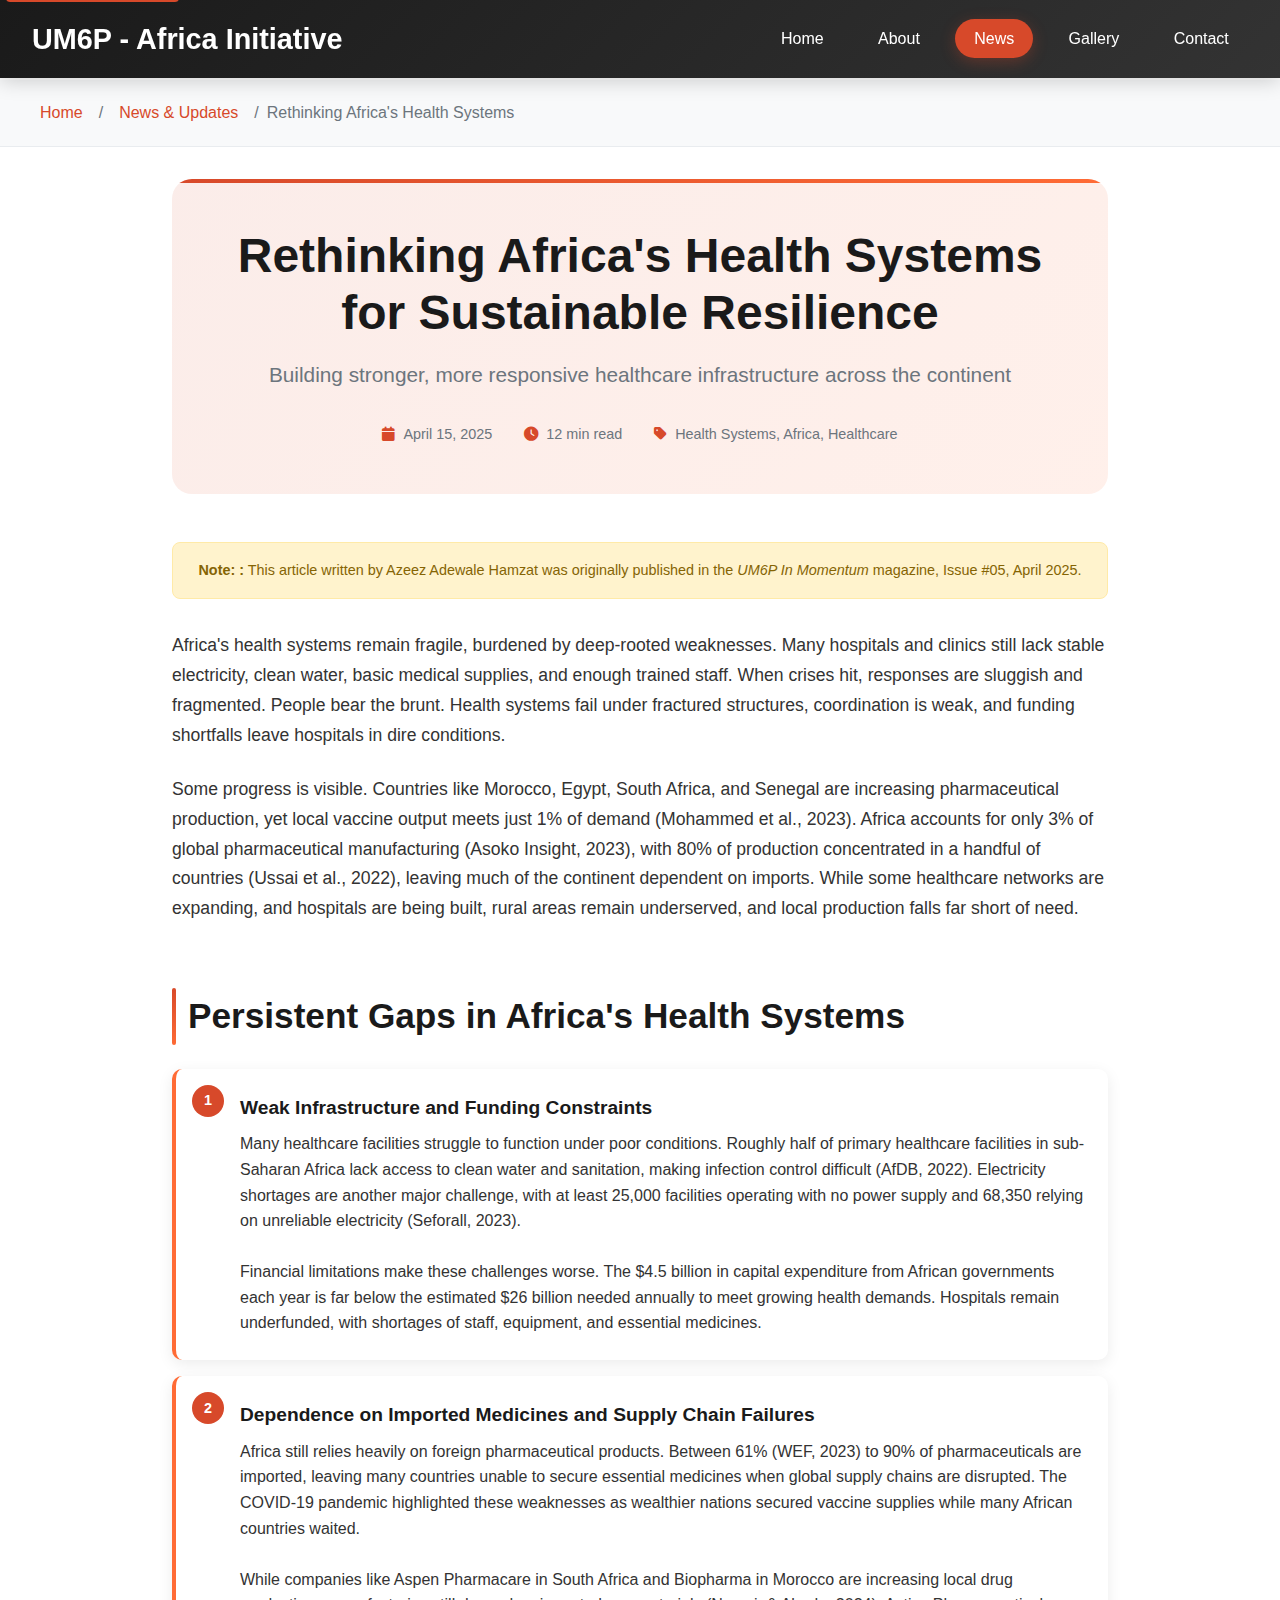
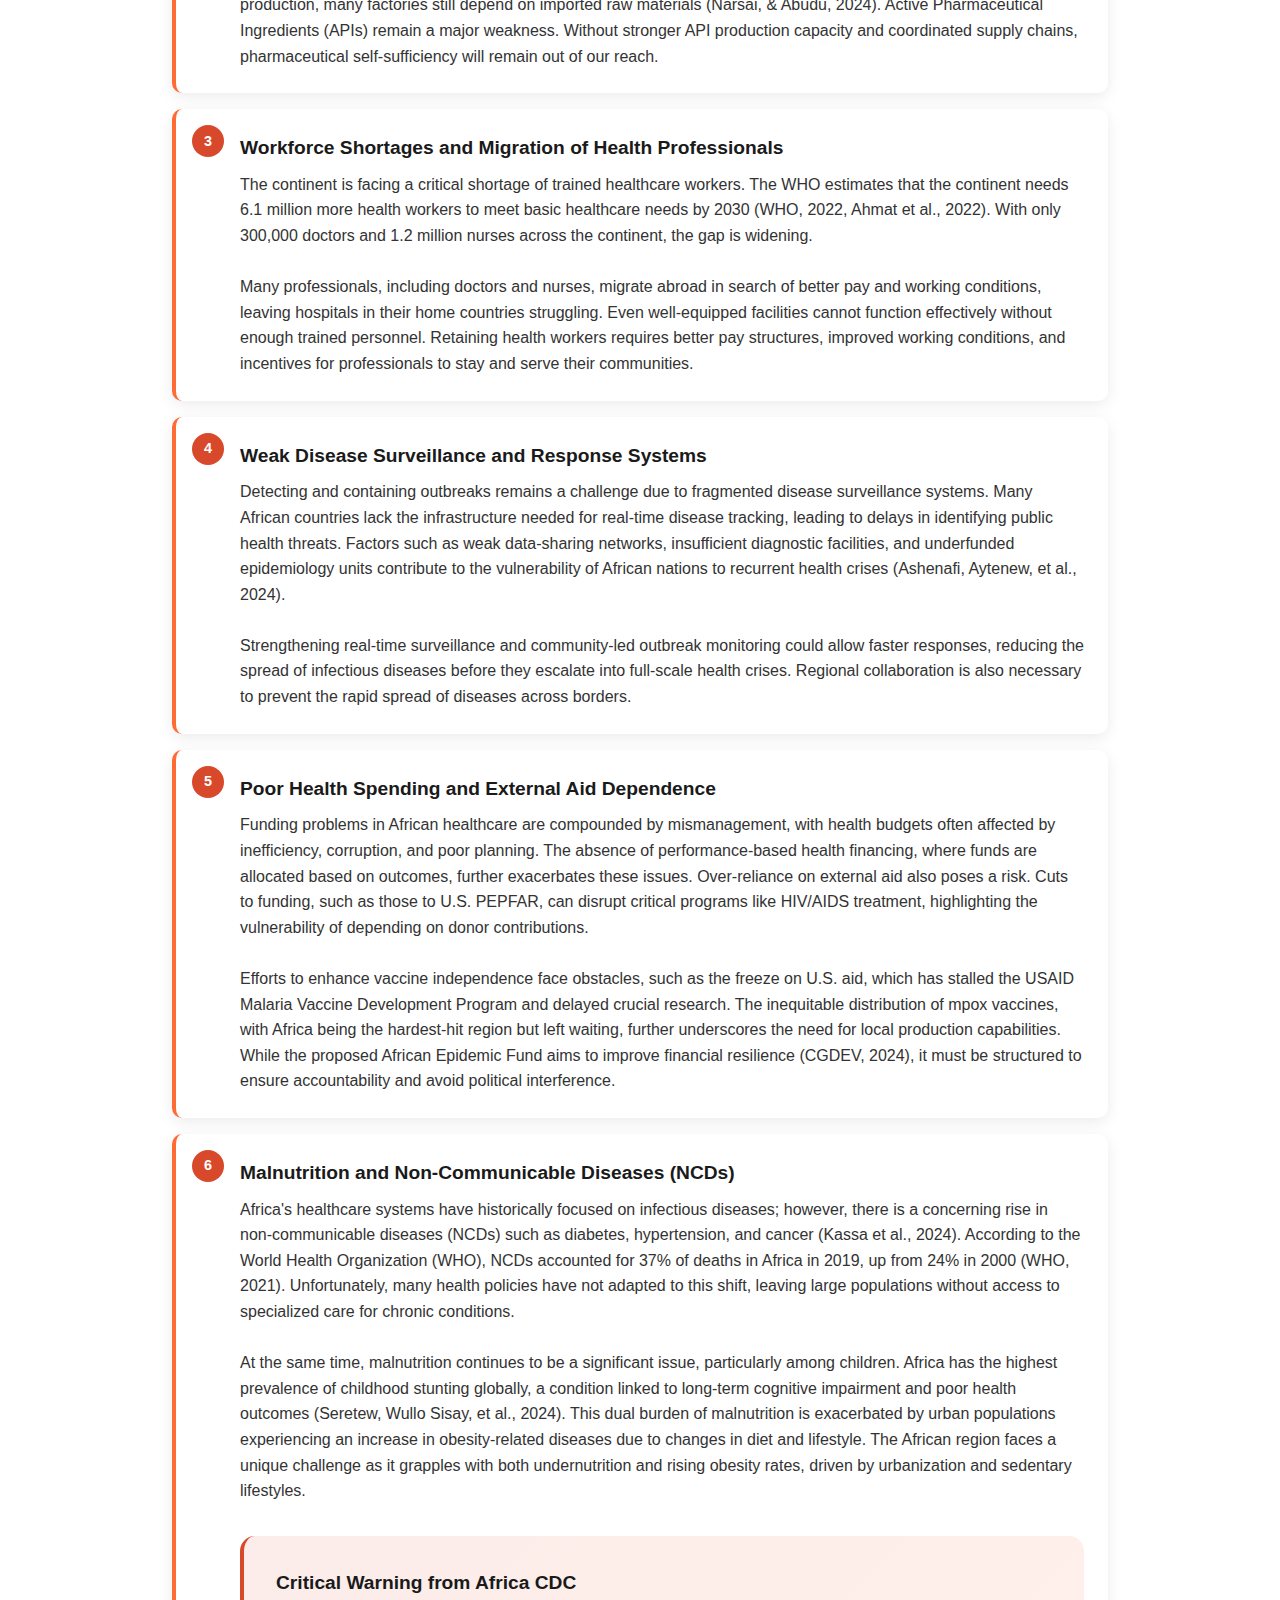
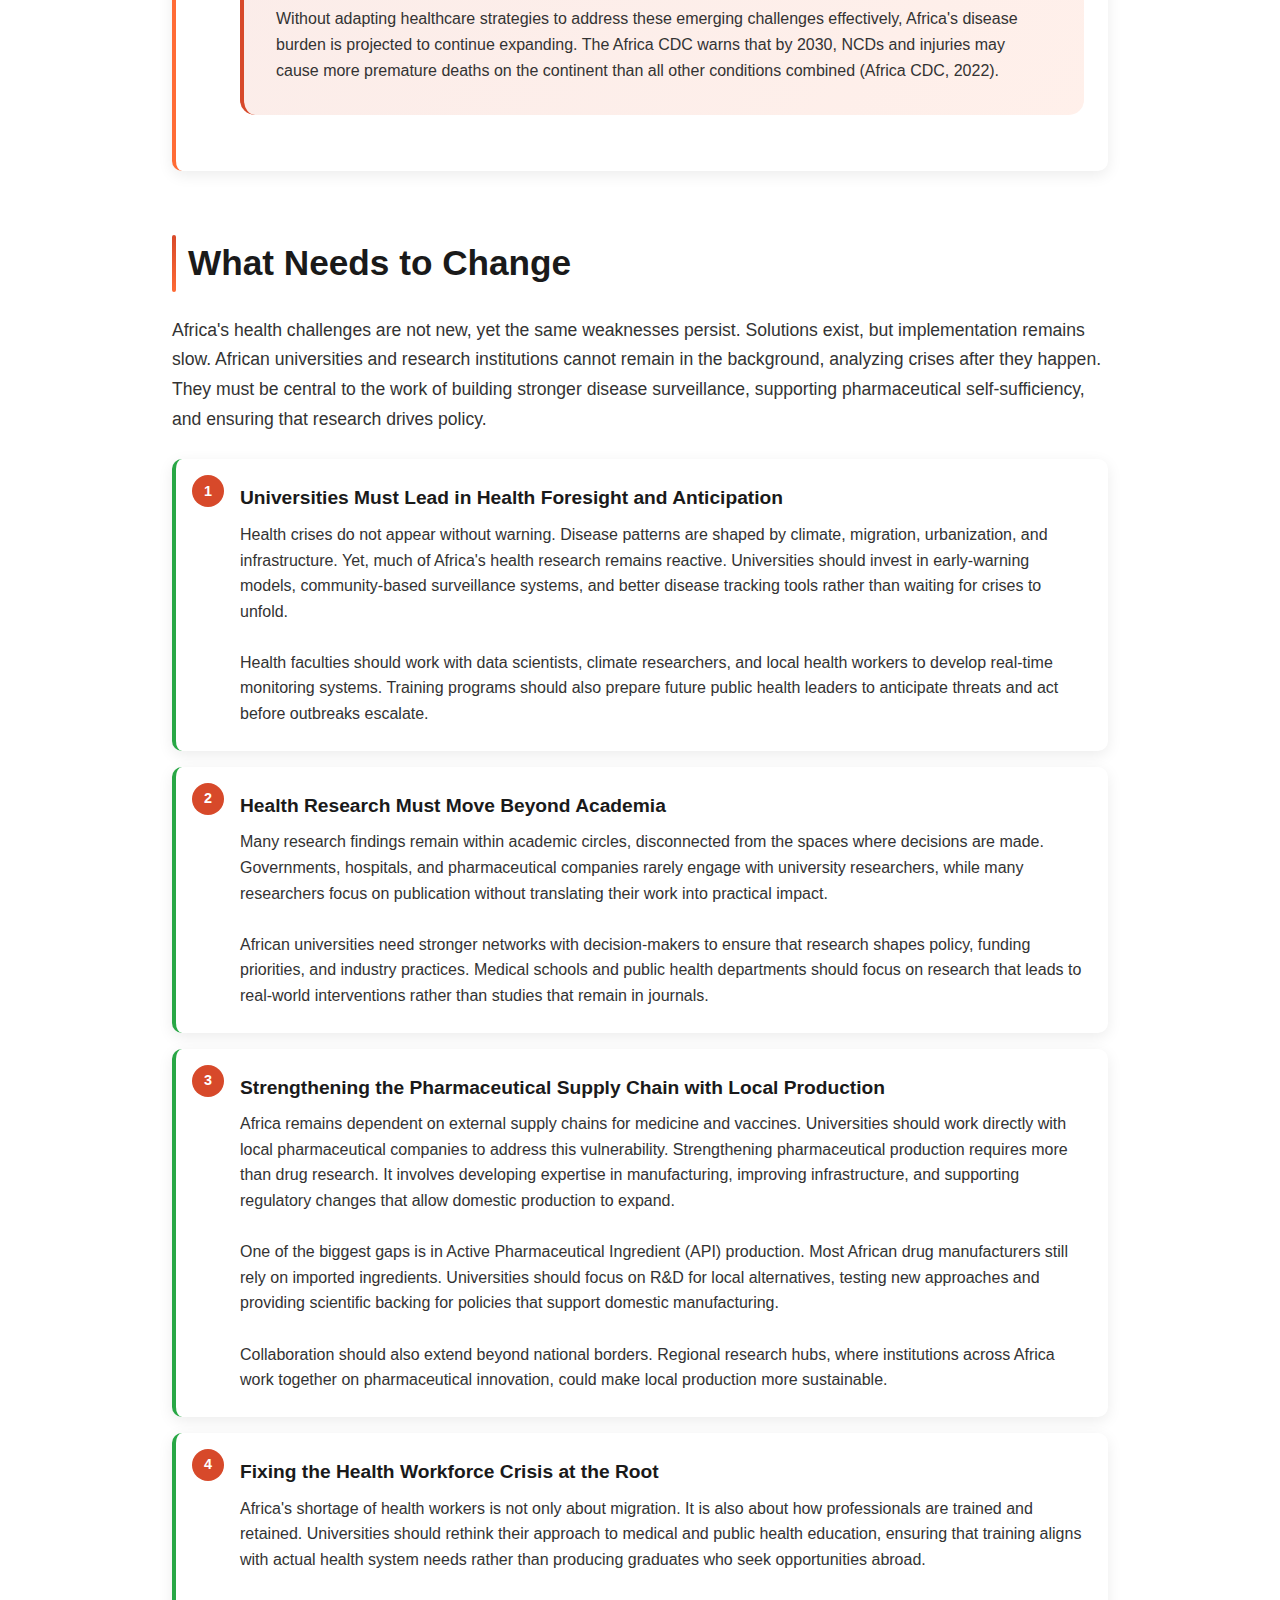
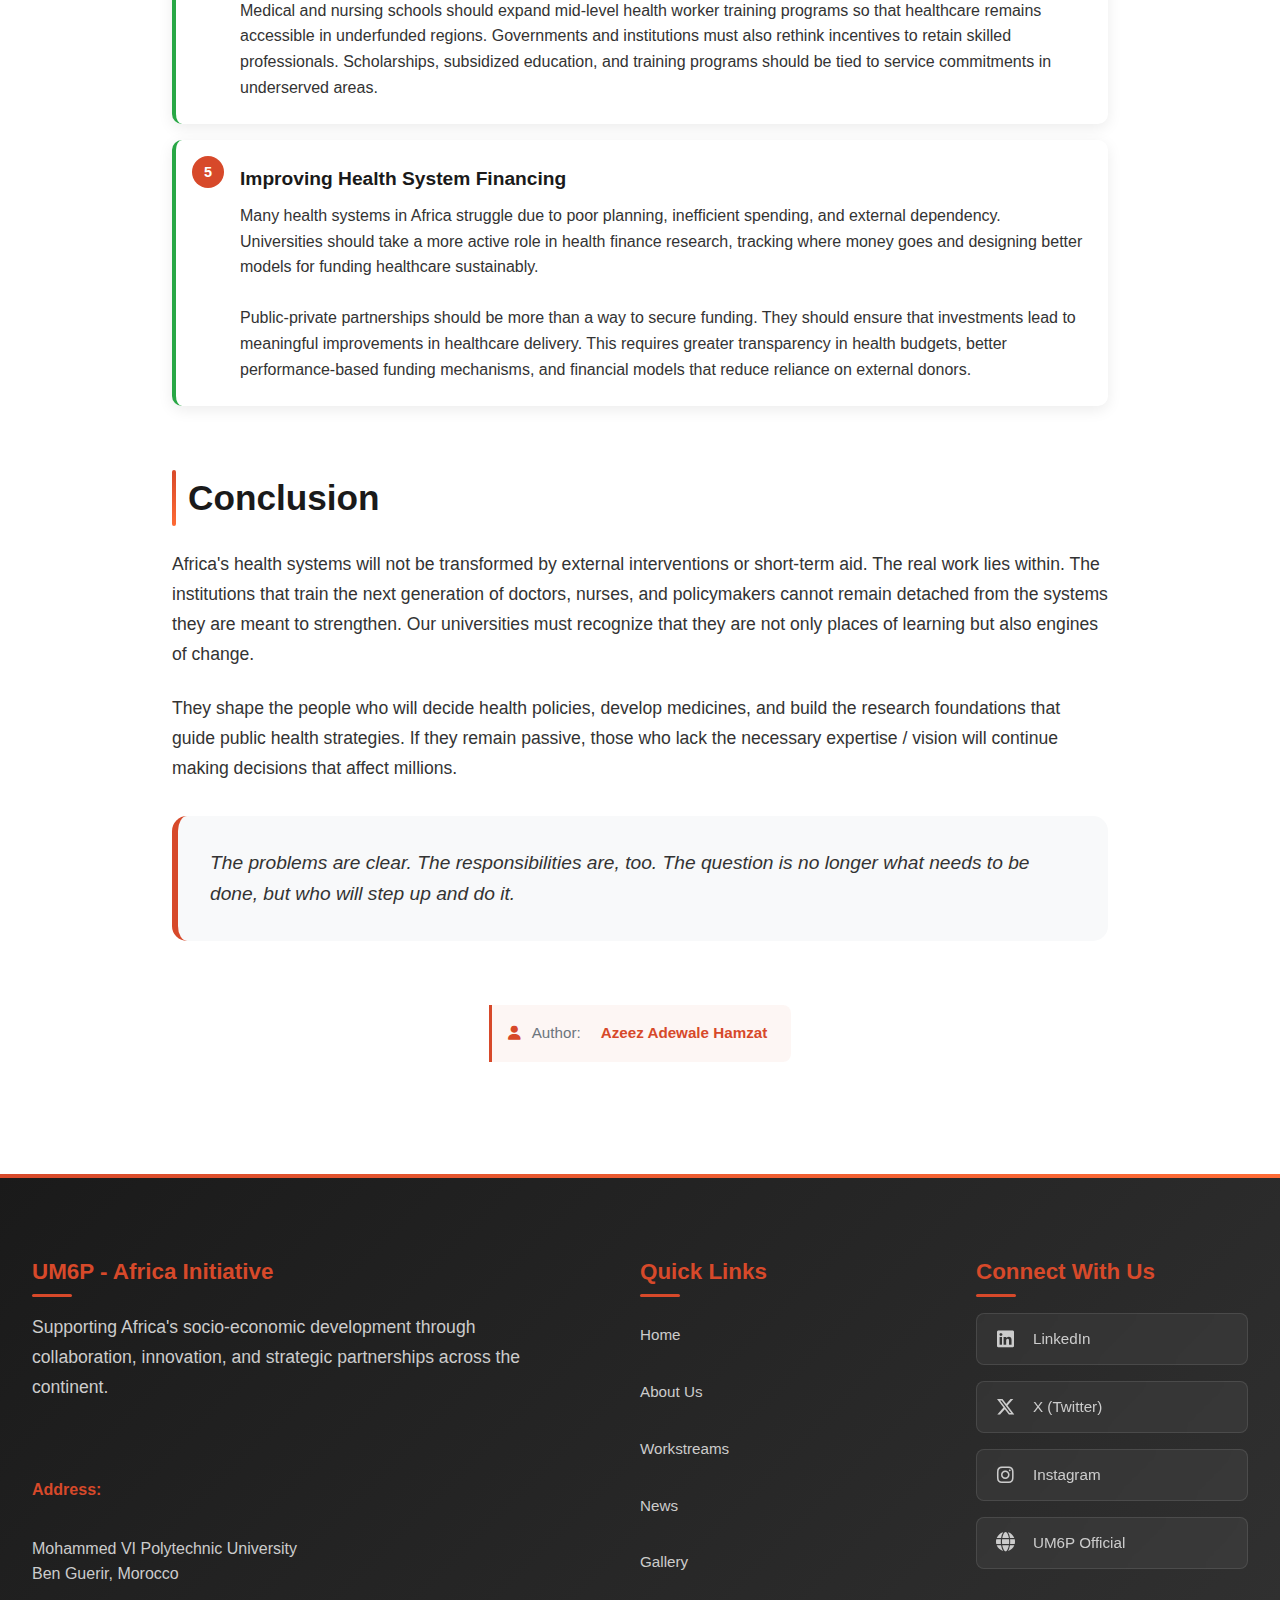
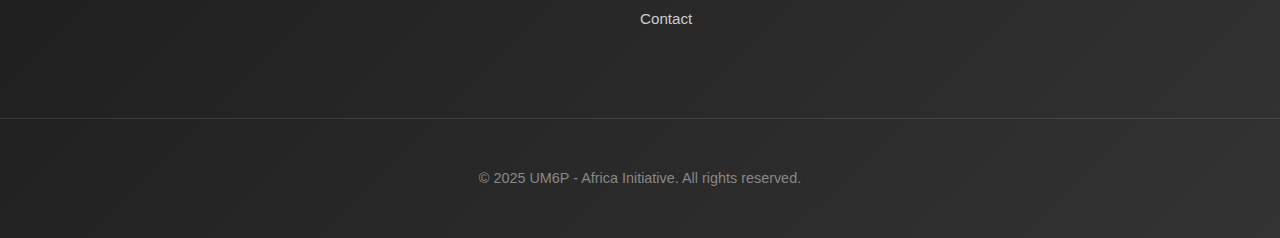
<file: africa_health_systems.html>
<!DOCTYPE html>
<html lang="en">
<head>
    <meta charset="UTF-8">
    <meta name="viewport" content="width=device-width, initial-scale=1.0">
    <title>Rethinking Africa's Health Systems for Sustainable Resilience - UM6P Africa Initiative</title>
    
    <!-- SEO and Meta Tags -->
    <meta name="description" content="An in-depth analysis of Africa's health system challenges and pathways to building sustainable resilience for the continent's healthcare future.">
    <meta name="keywords" content="Africa health systems, healthcare resilience, medical infrastructure, pharmaceutical independence, health workforce, UM6P">
    <meta name="author" content="Azeez Adewale Hamzat">
    <meta name="robots" content="index, follow">
    <meta name="theme-color" content="#D7492A">
    
    <!-- Open Graph tags -->
    <meta property="og:title" content="Rethinking Africa's Health Systems for Sustainable Resilience">
    <meta property="og:description" content="An in-depth analysis of Africa's health system challenges and pathways to building sustainable resilience">
    <meta property="og:type" content="article">
    <meta property="og:url" content="https://um6p-africa.ma/africa-health-systems-resilience">
    <meta property="og:image" content="https://um6p-africa.ma/images/blog/health-systems.jpg">
    <meta property="og:site_name" content="UM6P Africa Initiative">
    
    <!-- Twitter Card tags -->
    <meta name="twitter:card" content="summary_large_image">
    <meta name="twitter:title" content="Rethinking Africa's Health Systems for Sustainable Resilience">
    <meta name="twitter:description" content="An in-depth analysis of Africa's health system challenges and pathways to building sustainable resilience">
    <meta name="twitter:image" content="https://um6p-africa.ma/images/blog/health-systems.jpg">
    
    <!-- Preconnect to external domains -->
    <link rel="preconnect" href="https://cdnjs.cloudflare.com">
    <link rel="preconnect" href="https://fonts.googleapis.com">
    
    <!-- Stylesheets -->
    <link rel="stylesheet" href="https://cdnjs.cloudflare.com/ajax/libs/font-awesome/6.4.0/css/all.min.css">
    
    <style>
        /* CSS Variables and Base Styles */
        * {
            margin: 0;
            padding: 0;
            box-sizing: border-box;
        }

        :root {
            --primary-red: #D7492A;
            --primary-black: #1a1a1a;
            --primary-white: #ffffff;
            --light-gray: #f8f9fa;
            --medium-gray: #6c757d;
            --dark-gray: #333333;
            --accent-orange: #ff6b35;
            --shadow: 0 10px 30px rgba(215, 73, 42, 0.1);
            --hover-shadow: 0 20px 40px rgba(215, 73, 42, 0.2);
            --gradient-1: linear-gradient(135deg, #D7492A 0%, #ff6b35 100%);
            --gradient-2: linear-gradient(135deg, #1a1a1a 0%, #333333 100%);
            --gradient-3: linear-gradient(135deg, rgba(215, 73, 42, 0.1) 0%, rgba(255, 107, 53, 0.1) 100%);
        }

        body {
            font-family: 'Segoe UI', Tahoma, Geneva, Verdana, sans-serif;
            line-height: 1.6;
            color: var(--dark-gray);
            overflow-x: hidden;
            opacity: 0;
            transition: opacity 0.3s ease;
        }

        body.loaded {
            opacity: 1;
        }

        /* Skip link for accessibility */
        .skip-link {
            position: absolute;
            top: -40px;
            left: 6px;
            background: var(--primary-red);
            color: white;
            padding: 8px;
            text-decoration: none;
            border-radius: 0 0 4px 4px;
            z-index: 9999;
            font-weight: 600;
        }

        .skip-link:focus {
            top: 0;
        }

        /* Header */
        .header {
            background: var(--gradient-2);
            color: var(--primary-white);
            padding: 1rem 0;
            position: fixed;
            width: 100%;
            top: 0;
            z-index: 1000;
            backdrop-filter: blur(10px);
            box-shadow: 0 2px 20px rgba(0,0,0,0.2);
            transition: all 0.3s ease;
        }

        .nav-container {
            max-width: 1400px;
            margin: 0 auto;
            display: flex;
            justify-content: space-between;
            align-items: center;
            padding: 0 2rem;
        }

        .logo {
            font-size: 1.8rem;
            font-weight: bold;
            display: flex;
            align-items: center;
            gap: 10px;
            color: var(--primary-white);
            cursor: pointer;
        }

        .logo a {
            color: var(--primary-white);
            text-decoration: none;
            display: flex;
            align-items: center;
            gap: 10px;
            transition: all 0.3s ease;
        }

        .logo a:hover {
            opacity: 0.9;
            transform: translateY(-1px);
        }

        .nav-menu {
            display: flex;
            list-style: none;
            gap: 1rem;
            align-items: center;
        }

        .nav-menu a {
            color: var(--primary-white);
            text-decoration: none;
            font-weight: 500;
            transition: all 0.3s ease;
            padding: 0.7rem 1.2rem;
            border-radius: 25px;
            position: relative;
            cursor: pointer;
        }

        .nav-menu a:hover, .nav-menu a.active {
            background: var(--primary-red);
            transform: translateY(-2px);
            box-shadow: 0 4px 15px rgba(215, 73, 42, 0.3);
        }

        /* Mobile menu hamburger button */
        .mobile-menu-btn {
            display: none;
            background: none;
            border: none;
            color: var(--primary-white);
            cursor: pointer;
            min-width: 44px;
            min-height: 44px;
            flex-direction: column;
            justify-content: center;
            align-items: center;
            gap: 4px;
            transition: all 0.3s ease;
        }

        .hamburger-line {
            width: 25px;
            height: 3px;
            background: var(--primary-white);
            transition: all 0.3s ease;
            border-radius: 2px;
        }

        /* Dropdown Menu Styles */
        .dropdown {
            position: relative;
        }

        .dropdown-toggle {
            display: flex;
            align-items: center;
            gap: 0.5rem;
        }

        .dropdown-toggle i {
            font-size: 0.8rem;
            transition: transform 0.3s ease;
        }

        .dropdown:hover .dropdown-toggle i,
        .dropdown-toggle[aria-expanded="true"] i {
            transform: rotate(180deg);
        }

        .dropdown-menu {
            display: none;
            position: absolute;
            top: 100%;
            left: 0;
            background-color: #000000;
            border: 1px solid #d7492a;
            border-radius: 5px;
            box-shadow: 0 4px 12px rgba(0, 0, 0, 0.2);
            min-width: 150px;
            z-index: 1000;
            opacity: 0;
            visibility: hidden;
            transform: translateY(-10px);
            transition: all 0.3s ease;
        }

        .dropdown:hover .dropdown-menu,
        .dropdown-toggle[aria-expanded="true"] + .dropdown-menu {
            display: block !important;
            opacity: 1;
            visibility: visible;
            transform: translateY(0);
        }

        .dropdown-menu li {
            margin: 0;
        }

        .dropdown-menu a {
            display: block;
            padding: 0.75rem 1rem;
            color: #FFFFFF;
            font-weight: 400;
            position: relative;
            transition: background-color 0.3s, color 0.3s;
            min-height: 44px;
            display: flex;
            align-items: center;
        }

        .dropdown-menu a:hover,
        .dropdown-menu a:focus,
        .dropdown-menu a.active {
            background-color: #d7492a;
            color: #FFFFFF;
            transform: none;
        }

        /* Page Container */
        .page-container {
            min-height: 100vh;
            padding-top: 80px;
        }

        /* Breadcrumb Navigation */
        .breadcrumb {
            background: var(--light-gray);
            padding: 1rem 0;
            border-bottom: 1px solid #e9ecef;
        }
        
        .breadcrumb-list {
            display: flex;
            align-items: center;
            gap: 0.5rem;
            list-style: none;
            margin: 0;
            padding: 0;
            max-width: 1400px;
            margin: 0 auto;
            padding: 0 2rem;
        }
        
        .breadcrumb-list li {
            display: flex;
            align-items: center;
        }
        
        .breadcrumb-list li:not(:last-child)::after {
            content: '/';
            margin-left: 0.5rem;
            color: var(--medium-gray);
        }
        
        .breadcrumb-list a {
            color: var(--primary-red);
            text-decoration: none;
            transition: color 0.3s ease;
            padding: 0.25rem 0.5rem;
            border-radius: 4px;
        }
        
        .breadcrumb-list a:hover {
            color: var(--accent-orange);
            background-color: rgba(215, 73, 42, 0.1);
        }
        
        .breadcrumb-list li[aria-current="page"] {
            color: var(--medium-gray);
            font-weight: 500;
        }

        /* Article Styles */
        .article-container {
            max-width: 1000px;
            margin: 0 auto;
            padding: 2rem;
            background: var(--primary-white);
        }

        .article-header {
            text-align: center;
            margin-bottom: 3rem;
            padding: 3rem 2rem;
            background: var(--gradient-3);
            border-radius: 20px;
            position: relative;
            overflow: hidden;
        }

        .article-header::before {
            content: '';
            position: absolute;
            top: 0;
            left: 0;
            right: 0;
            height: 4px;
            background: var(--gradient-1);
        }

        .article-title {
            font-size: 3rem;
            color: var(--primary-black);
            margin-bottom: 1rem;
            font-weight: 700;
            line-height: 1.2;
        }

        .article-subtitle {
            font-size: 1.3rem;
            color: var(--medium-gray);
            max-width: 800px;
            margin: 0 auto 2rem;
        }

        .article-meta {
            display: flex;
            justify-content: center;
            gap: 2rem;
            font-size: 0.9rem;
            color: var(--medium-gray);
            flex-wrap: wrap;
        }

        .meta-item {
            display: flex;
            align-items: center;
            gap: 0.5rem;
        }

        .meta-item i {
            color: var(--primary-red);
        }

        .publication-note {
            background: #fff3cd;
            border: 1px solid #ffeaa7;
            color: #856404;
            padding: 1rem;
            border-radius: 8px;
            margin: 2rem 0;
            font-size: 0.9rem;
            text-align: center;
        }

        .section {
            margin-bottom: 4rem;
        }

        .section-title {
            font-size: 2.2rem;
            color: var(--primary-black);
            margin-bottom: 1.5rem;
            position: relative;
            padding-left: 1rem;
        }

        .section-title::before {
            content: '';
            position: absolute;
            left: 0;
            top: 0;
            bottom: 0;
            width: 4px;
            background: var(--gradient-1);
            border-radius: 2px;
        }

        .subsection-title {
            font-size: 1.5rem;
            color: var(--primary-black);
            margin: 2rem 0 1rem;
            font-weight: 600;
        }

        .content-text {
            font-size: 1.1rem;
            margin-bottom: 1.5rem;
            color: var(--dark-gray);
            line-height: 1.7;
        }

        .content-text a {
            color: var(--primary-red);
            text-decoration: none;
            font-weight: 500;
            transition: color 0.3s ease;
        }

        .content-text a:hover {
            color: var(--accent-orange);
            text-decoration: underline;
        }

        .highlight-box {
            background: var(--gradient-3);
            padding: 2rem;
            border-radius: 15px;
            margin: 2rem 0;
            border-left: 4px solid var(--primary-red);
        }

        .highlight-box h3, .highlight-box h4 {
            color: var(--primary-black);
            margin-bottom: 1rem;
            font-size: 1.3rem;
        }

        .challenge-item, .opportunity-item {
            background: var(--primary-white);
            padding: 1.5rem;
            margin: 1rem 0;
            border-radius: 10px;
            box-shadow: 0 4px 15px rgba(0, 0, 0, 0.08);
        }

        .challenge-item {
            border-left: 4px solid var(--accent-orange);
        }

        .opportunity-item {
            border-left: 4px solid #28a745;
        }

        .challenge-item h4, .opportunity-item h4 {
            color: var(--primary-black);
            margin-bottom: 0.5rem;
            font-size: 1.2rem;
        }

        .quote-block {
            background: var(--light-gray);
            padding: 2rem;
            border-radius: 15px;
            border-left: 6px solid var(--primary-red);
            margin: 2rem 0;
            font-style: italic;
            font-size: 1.2rem;
            color: var(--dark-gray);
        }

        .numbered-list {
            counter-reset: section-counter;
        }

        .numbered-list > .challenge-item,
        .numbered-list > .opportunity-item {
            counter-increment: section-counter;
            position: relative;
            padding-left: 4rem;
        }

        .numbered-list > .challenge-item::before,
        .numbered-list > .opportunity-item::before {
            content: counter(section-counter);
            position: absolute;
            left: 1rem;
            top: 1rem;
            width: 2rem;
            height: 2rem;
            background: var(--primary-red);
            color: var(--primary-white);
            border-radius: 50%;
            display: flex;
            align-items: center;
            justify-content: center;
            font-weight: bold;
            font-size: 0.9rem;
        }

        .author-attribution {
    display: flex;
    align-items: center;
    justify-content: center; /* Centers the content */
    gap: 0.5rem;
    margin: 1rem auto; /* Centers the container and adds auto margins */
    padding: 0.75rem 1rem;
    background: rgba(215, 73, 42, 0.05);
    border-left: 3px solid var(--primary-red);
    border-radius: 0 8px 8px 0;
    font-size: 0.95rem;
    transition: all 0.3s ease;
    max-width: fit-content; /* Only takes up needed space */
}

.author-attribution:hover {
    background: rgba(215, 73, 42, 0.08);
    transform: translateX(2px);
}

.author-attribution i {
    color: var(--primary-red);
    font-size: 0.9rem;
    min-width: 16px;
}

.author-label {
    color: var(--medium-gray);
    font-weight: 500;
    margin-right: 0.25rem;
}

.author-attribution a {
    color: var(--primary-red);
    text-decoration: none;
    font-weight: 600;
    padding: 0.25rem 0.5rem;
    border-radius: 4px;
    transition: all 0.3s ease;
    position: relative;
}

.author-attribution a:hover,
.author-attribution a:focus {
    color: var(--accent-orange);
    background-color: rgba(215, 73, 42, 0.1);
    text-decoration: underline;
    transform: translateY(-1px);
}

.author-attribution a:visited {
    color: #a53b2a;
}

.author-attribution a:visited:hover {
    color: var(--accent-orange);
}

.author-attribution a::after {
    content: "";
    position: absolute;
    bottom: 0;
    left: 50%;
    width: 0;
    height: 2px;
    background: var(--gradient-1);
    transition: all 0.3s ease;
    transform: translateX(-50%);
}

.author-attribution a:hover::after {
    width: 100%;
}

/* Mobile responsiveness */
@media (max-width: 480px) {
    .author-attribution {
        font-size: 0.9rem;
        padding: 0.6rem 0.8rem;
        gap: 0.4rem;
    }
    
    .author-attribution a {
        padding: 0.2rem 0.4rem;
    }
}

        .cta-section {
            background: var(--gradient-1);
            color: var(--primary-white);
            padding: 3rem;
            border-radius: 20px;
            text-align: center;
            margin: 3rem 0;
        }

        .cta-section h3 {
            margin-bottom: 1rem;
            font-size: 1.8rem;
        }

        .cta-button {
            display: inline-block;
            background: var(--primary-white);
            color: var(--primary-red);
            padding: 1rem 2rem;
            border-radius: 50px;
            text-decoration: none;
            font-weight: 600;
            margin-top: 1rem;
            transition: all 0.3s ease;
        }

        .cta-button:hover {
            transform: translateY(-2px);
            box-shadow: 0 8px 25px rgba(0, 0, 0, 0.2);
        }

        /* Footer */
    .footer {
        background: var(--gradient-2);
        color: var(--primary-white);
        padding: 5rem 0 2rem;
        position: relative;
        margin-top: 4rem;
        contain: layout;
    }

    .footer::before {
        content: '';
        position: absolute;
        top: 0;
        left: 0;
        right: 0;
        height: 4px;
        background: var(--gradient-1);
    }

    .footer-content {
        max-width: 1400px;
        margin: 0 auto;
        padding: 0 2rem;
        display: grid;
        grid-template-columns: 2fr 1fr 1fr;
        gap: 4rem;
        align-items: start;
    }

    .footer-section {
        line-height: 1.6;
    }

    .footer-section h3 {
        color: var(--primary-red);
        margin-bottom: 1.5rem;
        font-size: 1.4rem;
        font-weight: 700;
        position: relative;
    }

    .footer-section h3::after {
        content: '';
        position: absolute;
        bottom: -8px;
        left: 0;
        width: 40px;
        height: 3px;
        background: var(--primary-red);
        border-radius: 2px;
    }

    .footer-section p {
        color: #ccc;
        line-height: 1.7;
        margin-bottom: 1.5rem;
        font-size: 1rem;
    }

    .footer-section a {
        color: #ccc;
        text-decoration: none;
        transition: all 0.3s ease;
        display: flex;
        align-items: center;
        margin-bottom: 0.8rem;
        cursor: pointer;
        min-height: 44px;
        padding: 0.5rem 0;
        border-radius: 4px;
        position: relative;
        font-size: 0.95rem;
    }

    .footer-section a:hover {
        color: var(--primary-red);
        transform: translateX(5px);
        background: rgba(215, 73, 42, 0.1);
        padding-left: 10px;
    }

    .footer-section a i {
        margin-right: 0.8rem;
        width: 20px;
        text-align: center;
        font-size: 1.1rem;
        transition: transform 0.3s ease;
    }

    .footer-section a:hover i {
        transform: scale(1.2);
        color: var(--primary-red);
    }

    .footer-section:first-child p {
        font-size: 1.1rem;
        margin-bottom: 2rem;
    }

    .footer-section:first-child address {
        font-style: normal;
        color: #ccc;
        line-height: 1.6;
        margin-top: 1rem;
    }

    .footer-section:first-child strong {
        color: var(--primary-red);
        display: block;
        margin-bottom: 0.5rem;
        font-weight: 600;
    }

    .footer-section:last-child a {
        background: rgba(255, 255, 255, 0.05);
        border: 1px solid rgba(255, 255, 255, 0.1);
        border-radius: 8px;
        padding: 0.8rem 1rem;
        margin-bottom: 1rem;
        transition: all 0.3s ease;
        backdrop-filter: blur(10px);
    }

    .footer-section:last-child a:hover {
        background: var(--primary-red);
        border-color: var(--primary-red);
        transform: translateY(-2px);
        box-shadow: 0 8px 20px rgba(215, 73, 42, 0.3);
        padding-left: 1rem;
    }

    .footer-section:last-child a i {
        margin-right: 1rem;
        width: 24px;
        font-size: 1.2rem;
    }

    .footer-bottom {
        border-top: 1px solid rgba(255, 255, 255, 0.1);
        padding-top: 2rem;
        margin-top: 4rem;
        text-align: center;
        color: #888;
        font-size: 0.9rem;
    }

    .footer-bottom p {
        margin: 0;
        padding: 1rem 0;
    }

    /* RESPONSIVE FOOTER */
    @media (max-width: 1024px) {
        .footer-content {
            grid-template-columns: 1fr 1fr;
            gap: 3rem;
        }

        .footer-section:first-child {
            grid-column: 1 / -1;
            text-align: center;
            margin-bottom: 1rem;
        }

        .footer-section:first-child h3::after {
            left: 50%;
            transform: translateX(-50%);
        }
    }

    @media (max-width: 768px) {
        .footer-content {
            grid-template-columns: 1fr;
            gap: 2.5rem;
            text-align: center;
            padding: 0 1rem;
        }

        .footer-section h3 {
            font-size: 1.3rem;
        }

        .footer-section h3::after {
            left: 50%;
            transform: translateX(-50%);
        }

        .footer-section:first-child address {
            text-align: center;
            font-size: 0.95rem;
        }

        .footer-section a {
            justify-content: center;
            margin-bottom: 0.6rem;
            font-size: 0.9rem;
        }

        .footer-section:last-child a {
            padding: 0.8rem;
            margin-bottom: 0.8rem;
        }

        .footer-bottom {
            margin-top: 3rem;
            padding-top: 1.5rem;
        }

        .footer-bottom p {
            font-size: 0.85rem;
        }
    }

    @media (max-width: 480px) {
        .footer-content {
            grid-template-columns: 1fr;
            gap: 2.5rem;
            text-align: center;
            padding: 0 1rem;
        }

        .footer-section a {
            font-size: 0.85rem;
        }

        .footer-bottom p {
            font-size: 0.8rem;
        }
    }



        /* Responsive Design */
        @media (max-width: 768px) {
            /* Navigation */
            .nav-container {
                padding: 0 1rem;
            }
            
            .nav-menu {
                display: none;
                position: absolute;
                top: 100%;
                left: 0;
                right: 0;
                background: var(--primary-black);
                flex-direction: column;
                padding: 2rem 1rem;
                gap: 0.5rem;
                box-shadow: 0 4px 20px rgba(0,0,0,0.3);
                border-radius: 0 0 15px 15px;
            }
            
            .nav-menu.active {
                display: flex;
            }
            
            .mobile-menu-btn {
                display: flex;
            }
            
            .logo {
                font-size: 1.4rem;
            }

            /* Article */
            .article-container {
                padding: 1rem;
            }

            .article-title {
                font-size: 2.2rem;
            }

            .article-subtitle {
                font-size: 1.1rem;
            }

            .section-title {
                font-size: 1.8rem;
            }

            .article-meta {
                flex-direction: column;
                gap: 1rem;
            }

            .highlight-box,
            .cta-section {
                padding: 1.5rem;
            }

            .numbered-list > .challenge-item,
            .numbered-list > .opportunity-item {
                padding-left: 1.5rem;
            }

            .numbered-list > .challenge-item::before,
            .numbered-list > .opportunity-item::before {
                left: 0.5rem;
                top: 0.5rem;
                width: 1.5rem;
                height: 1.5rem;
                font-size: 0.8rem;
            }

            /* Footer */
            .footer-content {
                grid-template-columns: repeat(2, 1fr);
                gap: 2rem;
            }
        }

        @media (max-width: 480px) {
            .article-title {
                font-size: 1.8rem;
            }

            .section-title {
                font-size: 1.5rem;
            }

            /* Footer */
            .footer-content {
                grid-template-columns: 1fr;
                gap: 2rem;
                text-align: center;
            }
        }

        .sr-only {
            position: absolute;
            width: 1px;
            height: 1px;
            padding: 0;
            margin: -1px;
            overflow: hidden;
            clip: rect(0, 0, 0, 0);
            white-space: nowrap;
            border: 0;
        }
    </style>
</head>
<body>
    <!-- Skip Link for Accessibility -->
    <a href="#main-content" class="skip-link">Skip to main content</a>
    
    <!-- Header -->
    <header class="header" role="banner">
        <div class="nav-container">
            <div class="logo">
                <a href="index.html" aria-label="UM6P Africa Initiative Homepage">
                    UM6P - Africa Initiative
                </a>
            </div>
            <nav role="navigation" aria-label="Main navigation">
                <ul class="nav-menu">
                    <li><a href="index.html">Home</a></li>
                    <li><a href="index.html#about">About</a></li>
                    <li><a href="news.html" class="active" aria-current="page">News</a></li>
                    <li><a href="gallery.html">Gallery</a></li>
                    <li><a href="index.html#contact">Contact</a></li>
                </ul>

                <button class="mobile-menu-btn" onclick="toggleMobileMenu()" aria-label="Toggle mobile menu" aria-expanded="false">
                    <span class="hamburger-line"></span>
                    <span class="hamburger-line"></span>
                    <span class="hamburger-line"></span>
                </button>
            </nav>
        </div>
    </header>

    <div class="page-container">
        <!-- Breadcrumb Navigation -->
        <nav aria-label="Breadcrumb" class="breadcrumb">
            <ol class="breadcrumb-list">
                <li><a href="index.html">Home</a></li>
                <li><a href="news.html">News & Updates</a></li>
                <li aria-current="page">Rethinking Africa's Health Systems</li>
            </ol>
        </nav>

        <main id="main-content">
            <div class="article-container">
                <header class="article-header">
                    <h1 class="article-title">Rethinking Africa's Health Systems for Sustainable Resilience</h1>
                    <p class="article-subtitle">Building stronger, more responsive healthcare infrastructure across the continent</p>
                    <div class="article-meta">
                        <div class="meta-item">
                            <i class="fas fa-calendar" aria-hidden="true"></i>
                            <span>April 15, 2025</span>
                        </div>
                        <div class="meta-item">
                            <i class="fas fa-clock" aria-hidden="true"></i>
                            <span>12 min read</span>
                        </div>
                        <div class="meta-item">
                            <i class="fas fa-tag" aria-hidden="true"></i>
                            <span>Health Systems, Africa, Healthcare</span>
                        </div>
                        
                    </div>
                </header>

                <div class="publication-note">
                    <strong>Note: :</strong> This article written by Azeez Adewale Hamzat was originally published in the  <em>UM6P In Momentum</em> magazine, Issue #05, April 2025.
                </div>

                <section class="section">
                    <p class="content-text">
                        Africa's health systems remain fragile, burdened by deep-rooted weaknesses. Many hospitals and clinics still lack stable electricity, clean water, basic medical supplies, and enough trained staff. When crises hit, responses are sluggish and fragmented. People bear the brunt. Health systems fail under fractured structures, coordination is weak, and funding shortfalls leave hospitals in dire conditions.
                    </p>

                    <p class="content-text">
                        Some progress is visible. Countries like Morocco, Egypt, South Africa, and Senegal are increasing pharmaceutical production, yet local vaccine output meets just 1% of demand (Mohammed et al., 2023). Africa accounts for only 3% of global pharmaceutical manufacturing (Asoko Insight, 2023), with 80% of production concentrated in a handful of countries (Ussai et al., 2022), leaving much of the continent dependent on imports. While some healthcare networks are expanding, and hospitals are being built, rural areas remain underserved, and local production falls far short of need.
                    </p>
                </section>

                <section class="section">
                    <h2 class="section-title">Persistent Gaps in Africa's Health Systems</h2>
                    
                    <div class="numbered-list">
                        <div class="challenge-item">
                            <h4>Weak Infrastructure and Funding Constraints</h4>
                            <p>Many healthcare facilities struggle to function under poor conditions. Roughly half of primary healthcare facilities in sub-Saharan Africa lack access to clean water and sanitation, making infection control difficult (AfDB, 2022). Electricity shortages are another major challenge, with at least 25,000 facilities operating with no power supply and 68,350 relying on unreliable electricity (Seforall, 2023).</p>
                            <br>
                            <p>Financial limitations make these challenges worse. The $4.5 billion in capital expenditure from African governments each year is far below the estimated $26 billion needed annually to meet growing health demands. Hospitals remain underfunded, with shortages of staff, equipment, and essential medicines.</p>
                        </div>

                        <div class="challenge-item">
                            <h4>Dependence on Imported Medicines and Supply Chain Failures</h4>
                            <p>Africa still relies heavily on foreign pharmaceutical products. Between 61% (WEF, 2023) to 90% of pharmaceuticals are imported, leaving many countries unable to secure essential medicines when global supply chains are disrupted. The COVID-19 pandemic highlighted these weaknesses as wealthier nations secured vaccine supplies while many African countries waited.</p>
                            <br>
                            <p>While companies like Aspen Pharmacare in South Africa and Biopharma in Morocco are increasing local drug production, many factories still depend on imported raw materials (Narsai, & Abudu, 2024). Active Pharmaceutical Ingredients (APIs) remain a major weakness. Without stronger API production capacity and coordinated supply chains, pharmaceutical self-sufficiency will remain out of our reach.</p>
                        </div>

                        <div class="challenge-item">
                            <h4>Workforce Shortages and Migration of Health Professionals</h4>
                            <p>The continent is facing a critical shortage of trained healthcare workers. The WHO estimates that the continent needs 6.1 million more health workers to meet basic healthcare needs by 2030 (WHO, 2022, Ahmat et al., 2022). With only 300,000 doctors and 1.2 million nurses across the continent, the gap is widening.</p>
                            <br>
                            <p>Many professionals, including doctors and nurses, migrate abroad in search of better pay and working conditions, leaving hospitals in their home countries struggling. Even well-equipped facilities cannot function effectively without enough trained personnel. Retaining health workers requires better pay structures, improved working conditions, and incentives for professionals to stay and serve their communities.</p>
                        </div>

                        <div class="challenge-item">
                            <h4>Weak Disease Surveillance and Response Systems</h4>
                            <p>Detecting and containing outbreaks remains a challenge due to fragmented disease surveillance systems. Many African countries lack the infrastructure needed for real-time disease tracking, leading to delays in identifying public health threats. Factors such as weak data-sharing networks, insufficient diagnostic facilities, and underfunded epidemiology units contribute to the vulnerability of African nations to recurrent health crises (Ashenafi, Aytenew, et al., 2024).</p>
                            <br>
                            <p>Strengthening real-time surveillance and community-led outbreak monitoring could allow faster responses, reducing the spread of infectious diseases before they escalate into full-scale health crises. Regional collaboration is also necessary to prevent the rapid spread of diseases across borders.</p>
                        </div>

                        <div class="challenge-item">
                            <h4>Poor Health Spending and External Aid Dependence</h4>
                            <p>Funding problems in African healthcare are compounded by mismanagement, with health budgets often affected by inefficiency, corruption, and poor planning. The absence of performance-based health financing, where funds are allocated based on outcomes, further exacerbates these issues. Over-reliance on external aid also poses a risk. Cuts to funding, such as those to U.S. PEPFAR, can disrupt critical programs like HIV/AIDS treatment, highlighting the vulnerability of depending on donor contributions.</p>
                            <br>
                            <p>Efforts to enhance vaccine independence face obstacles, such as the freeze on U.S. aid, which has stalled the USAID Malaria Vaccine Development Program and delayed crucial research. The inequitable distribution of mpox vaccines, with Africa being the hardest-hit region but left waiting, further underscores the need for local production capabilities. While the proposed African Epidemic Fund aims to improve financial resilience (CGDEV, 2024), it must be structured to ensure accountability and avoid political interference.</p>
                        </div>

                        <div class="challenge-item">
                            <h4>Malnutrition and Non-Communicable Diseases (NCDs)</h4>
                            <p>Africa's healthcare systems have historically focused on infectious diseases; however, there is a concerning rise in non-communicable diseases (NCDs) such as diabetes, hypertension, and cancer (Kassa et al., 2024). According to the World Health Organization (WHO), NCDs accounted for 37% of deaths in Africa in 2019, up from 24% in 2000 (WHO, 2021). Unfortunately, many health policies have not adapted to this shift, leaving large populations without access to specialized care for chronic conditions.</p>
                            <br>
                            <p>At the same time, malnutrition continues to be a significant issue, particularly among children. Africa has the highest prevalence of childhood stunting globally, a condition linked to long-term cognitive impairment and poor health outcomes (Seretew, Wullo Sisay, et al., 2024). This dual burden of malnutrition is exacerbated by urban populations experiencing an increase in obesity-related diseases due to changes in diet and lifestyle. The African region faces a unique challenge as it grapples with both undernutrition and rising obesity rates, driven by urbanization and sedentary lifestyles.</p>
                            <div class="highlight-box">
                                <h4>Critical Warning from Africa CDC</h4>
                                <p>Without adapting healthcare strategies to address these emerging challenges effectively, Africa's disease burden is projected to continue expanding. The Africa CDC warns that by 2030, NCDs and injuries may cause more premature deaths on the continent than all other conditions combined (Africa CDC, 2022).</p>
                            </div>
                        </div>
                    </div>
                </section>

                <section class="section">
                    <h2 class="section-title">What Needs to Change</h2>
                    
                    <p class="content-text">
                        Africa's health challenges are not new, yet the same weaknesses persist. Solutions exist, but implementation remains slow. African universities and research institutions cannot remain in the background, analyzing crises after they happen. They must be central to the work of building stronger disease surveillance, supporting pharmaceutical self-sufficiency, and ensuring that research drives policy.
                    </p>

                    <div class="numbered-list">
                        <div class="opportunity-item">
                            <h4>Universities Must Lead in Health Foresight and Anticipation</h4>
                            <p>Health crises do not appear without warning. Disease patterns are shaped by climate, migration, urbanization, and infrastructure. Yet, much of Africa's health research remains reactive. Universities should invest in early-warning models, community-based surveillance systems, and better disease tracking tools rather than waiting for crises to unfold.</p>
                            <br>
                            <p>Health faculties should work with data scientists, climate researchers, and local health workers to develop real-time monitoring systems. Training programs should also prepare future public health leaders to anticipate threats and act before outbreaks escalate.</p>
                        </div>

                        <div class="opportunity-item">
                            <h4>Health Research Must Move Beyond Academia</h4>
                            <p>Many research findings remain within academic circles, disconnected from the spaces where decisions are made. Governments, hospitals, and pharmaceutical companies rarely engage with university researchers, while many researchers focus on publication without translating their work into practical impact.</p>
                            <br>
                            <p>African universities need stronger networks with decision-makers to ensure that research shapes policy, funding priorities, and industry practices. Medical schools and public health departments should focus on research that leads to real-world interventions rather than studies that remain in journals.</p>
                        </div>

                        <div class="opportunity-item">
                            <h4>Strengthening the Pharmaceutical Supply Chain with Local Production</h4>
                            <p>Africa remains dependent on external supply chains for medicine and vaccines. Universities should work directly with local pharmaceutical companies to address this vulnerability. Strengthening pharmaceutical production requires more than drug research. It involves developing expertise in manufacturing, improving infrastructure, and supporting regulatory changes that allow domestic production to expand.</p>
                            <br>
                            <p>One of the biggest gaps is in Active Pharmaceutical Ingredient (API) production. Most African drug manufacturers still rely on imported ingredients. Universities should focus on R&D for local alternatives, testing new approaches and providing scientific backing for policies that support domestic manufacturing.</p>
                            <br>
                            <p>Collaboration should also extend beyond national borders. Regional research hubs, where institutions across Africa work together on pharmaceutical innovation, could make local production more sustainable.</p>
                        </div>

                        <div class="opportunity-item">
                            <h4>Fixing the Health Workforce Crisis at the Root</h4>
                            <p>Africa's shortage of health workers is not only about migration. It is also about how professionals are trained and retained. Universities should rethink their approach to medical and public health education, ensuring that training aligns with actual health system needs rather than producing graduates who seek opportunities abroad.</p>
                            <br>
                            <p>Medical and nursing schools should expand mid-level health worker training programs so that healthcare remains accessible in underfunded regions. Governments and institutions must also rethink incentives to retain skilled professionals. Scholarships, subsidized education, and training programs should be tied to service commitments in underserved areas.</p>
                        </div>

                        <div class="opportunity-item">
                            <h4>Improving Health System Financing</h4>
                            <p>Many health systems in Africa struggle due to poor planning, inefficient spending, and external dependency. Universities should take a more active role in health finance research, tracking where money goes and designing better models for funding healthcare sustainably.</p>
                            <br>
                            <p>Public-private partnerships should be more than a way to secure funding. They should ensure that investments lead to meaningful improvements in healthcare delivery. This requires greater transparency in health budgets, better performance-based funding mechanisms, and financial models that reduce reliance on external donors.</p>
                        </div>
                    </div>
                </section>

                <section class="section">
                    <h2 class="section-title">Conclusion</h2>
                    
                    <p class="content-text">
                        Africa's health systems will not be transformed by external interventions or short-term aid. The real work lies within. The institutions that train the next generation of doctors, nurses, and policymakers cannot remain detached from the systems they are meant to strengthen. Our universities must recognize that they are not only places of learning but also engines of change.
                    </p>

                    <p class="content-text">
                        They shape the people who will decide health policies, develop medicines, and build the research foundations that guide public health strategies. If they remain passive, those who lack the necessary expertise / vision will continue making decisions that affect millions.
                    </p>

                    <div class="quote-block">
                        The problems are clear. The responsibilities are, too. The question is no longer what needs to be done, but who will step up and do it.
                    </div>
                </section>

                <div class="author-attribution">
                    <i class="fas fa-user" aria-hidden="true"></i>
                    <span class="author-label">Author:</span>
                    <a href="https://www.linkedin.com/in/azeezhamzat" target="_blank" rel="noopener">Azeez Adewale Hamzat</a>
                </div>

                <!-- <div class="cta-section">
                    <h3>Join the Health Transformation Movement</h3>
                    <p>Building sustainable, resilient health systems across Africa requires coordinated action from universities, governments, and healthcare institutions. Partner with us to develop evidence-based solutions for Africa's health challenges.</p>
                    <a href="index.html#contact" class="cta-button">Explore Collaboration Opportunities</a>
                </div> -->
            </div>
        </main>
    </div>

    <!-- Footer -->
    <footer class="footer" role="contentinfo">
        <div class="footer-content">
            <div class="footer-section">
                <h3>UM6P - Africa Initiative</h3>
                <p>Supporting Africa's socio-economic development through collaboration, innovation, and strategic partnerships across the continent.</p>
                <br>
                <address>
                    <strong>Address:</strong><br>
                    Mohammed VI Polytechnic University<br>
                    Ben Guerir, Morocco
                </address>
            </div>
            <div class="footer-section">
                <h3>Quick Links</h3>
                <a href="index.html">Home</a>
                <a href="index.html#about">About Us</a>
                <a href="index.html#workstreams">Workstreams</a>
                <a href="news.html">News</a>
                <a href="gallery.html">Gallery</a>
                <a href="index.html#contact">Contact</a>
            </div>
            <div class="footer-section">
                <h3>Connect With Us</h3>
                <a href="https://www.linkedin.com/company/um6p-africa-initiative" target="_blank" rel="noopener">
                    <i class="fab fa-linkedin" aria-hidden="true"></i> LinkedIn
                </a>
                <a href="https://x.com/Um6pAfrica" target="_blank" rel="noopener">
                    <i class="fab fa-x-twitter" aria-hidden="true"></i> X (Twitter)
                </a>
                <a href="https://www.instagram.com/um6pafrica" target="_blank" rel="noopener">
                    <i class="fab fa-instagram" aria-hidden="true"></i> Instagram
                </a>
                <a href="https://www.um6p.ma/en" target="_blank" rel="noopener">
                    <i class="fas fa-globe" aria-hidden="true"></i> UM6P Official
                </a>
            </div>
        </div>
        <div class="footer-bottom">
            <p>&copy; 2025 UM6P - Africa Initiative. All rights reserved.</p>
        </div>
    </footer>

    <!-- Complete JavaScript -->
    <script>
        // Enhanced mobile menu toggle
        function toggleMobileMenu() {
            const navMenu = document.querySelector('.nav-menu');
            const menuBtn = document.querySelector('.mobile-menu-btn');
            
            if (navMenu && menuBtn) {
                const isExpanded = navMenu.classList.contains('active');
                
                navMenu.classList.toggle('active');
                menuBtn.setAttribute('aria-expanded', !isExpanded);
                
                // Focus management
                if (!isExpanded) {
                    const firstMenuItem = navMenu.querySelector('a');
                    if (firstMenuItem) {
                        setTimeout(() => firstMenuItem.focus(), 100);
                    }
                }
            }
        }

        // Newsletter Archive function
        function openNewsletterArchive() {
            window.open('https://um6p-my.sharepoint.com/:f:/g/personal/africa_initiative_um6p_ma/EiUh9bIHpQtAp_LLH5GFMyYBh5fBjEG5EgKPdKgFyF_0fg?e=8WDMVP', '_blank', 'noopener,noreferrer');
        }

        // Opportunities Database function
        function openOpportunitiesDatabase() {
            window.open('https://um6p-my.sharepoint.com/:x:/g/personal/africa_initiative_um6p_ma/EQGcCw_ppm1CibdnKt4GqloBTxM22yZ4HLBZOSG3ox9ULw?e=coKt3e&nav=MTVfezAwMDAwMDAwLTAwMDEtMDAwMC0wMDAwLTAwMDAwMDAwMDAwMH0', '_blank', 'noopener,noreferrer');
        }

        // Events Calendar function
        function openEventsCalendar() {
            window.open('https://um6p-my.sharepoint.com/:x:/g/personal/africa_initiative_um6p_ma/EdKkT38UIMJKnWRJJ6od7mMBMmYwY8G8cp4V6WHHEdCZew?e=aH35dW&nav=MTVfezAwMDAwMDAwLTAwMDEtMDAwMC0wMDAwLTAwMDAwMDAwMDAwMH0', '_blank', 'noopener,noreferrer');
        }

        // Enhanced dropdown click handling
        document.addEventListener('click', (e) => {
            if (e.target.closest('.dropdown-toggle')) {
                e.preventDefault();
                const toggle = e.target.closest('.dropdown-toggle');
                const dropdown = toggle.closest('.dropdown');
                const menu = dropdown.querySelector('.dropdown-menu');
                const isExpanded = toggle.getAttribute('aria-expanded') === 'true';
                
                toggle.setAttribute('aria-expanded', !isExpanded);
                
                if (!isExpanded) {
                    menu.style.display = 'block';
                    const firstMenuItem = menu.querySelector('a');
                    if (firstMenuItem) firstMenuItem.focus();
                } else {
                    menu.style.display = '';
                }
            }
        });

        // Mobile menu close on outside click
        document.addEventListener('click', function(e) {
            const navMenu = document.querySelector('.nav-menu');
            const menuBtn = document.querySelector('.mobile-menu-btn');
            
            if (navMenu && menuBtn && !navMenu.contains(e.target) && !menuBtn.contains(e.target)) {
                navMenu.classList.remove('active');
                menuBtn.setAttribute('aria-expanded', 'false');
            }

            // Close dropdowns when clicking outside
            const dropdowns = document.querySelectorAll('.dropdown');
            dropdowns.forEach(dropdown => {
                if (!dropdown.contains(e.target)) {
                    const toggle = dropdown.querySelector('.dropdown-toggle');
                    const menu = dropdown.querySelector('.dropdown-menu');
                    if (toggle && menu) {
                        toggle.setAttribute('aria-expanded', 'false');
                        if (menu.style.display === 'block') {
                            menu.style.display = '';
                        }
                    }
                }
            });
        });

        // Close mobile menu on escape key
        document.addEventListener('keydown', function(e) {
            if (e.key === 'Escape') {
                const navMenu = document.querySelector('.nav-menu');
                const menuBtn = document.querySelector('.mobile-menu-btn');
                if (navMenu && navMenu.classList.contains('active')) {
                    navMenu.classList.remove('active');
                    menuBtn.setAttribute('aria-expanded', 'false');
                    menuBtn.focus();
                }

                // Close dropdowns
                const dropdowns = document.querySelectorAll('.dropdown');
                dropdowns.forEach(dropdown => {
                    const toggle = dropdown.querySelector('.dropdown-toggle');
                    const menu = dropdown.querySelector('.dropdown-menu');
                    if (toggle && menu && toggle.getAttribute('aria-expanded') === 'true') {
                        toggle.setAttribute('aria-expanded', 'false');
                        menu.style.display = '';
                        toggle.focus();
                    }
                });
            }
        });

        // Enhanced page initialization
        document.addEventListener('DOMContentLoaded', function() {
            document.body.classList.add('loaded');
        });

        // Make global functions available
        window.toggleMobileMenu = toggleMobileMenu;
        window.openNewsletterArchive = openNewsletterArchive;
        window.openOpportunitiesDatabase = openOpportunitiesDatabase;
        window.openEventsCalendar = openEventsCalendar;
    </script>
    
    <!-- Service Worker Registration -->
    <script>
        if ('serviceWorker' in navigator) {
            window.addEventListener('load', () => {
                navigator.serviceWorker.register('/sw.js')
                    .then((registration) => {
                        console.log('SW registered: ', registration);
                    })
                    .catch((registrationError) => {
                        console.log('SW registration failed: ', registrationError);
                    });
            });
        }
    </script>
</body>
</html>
</file>
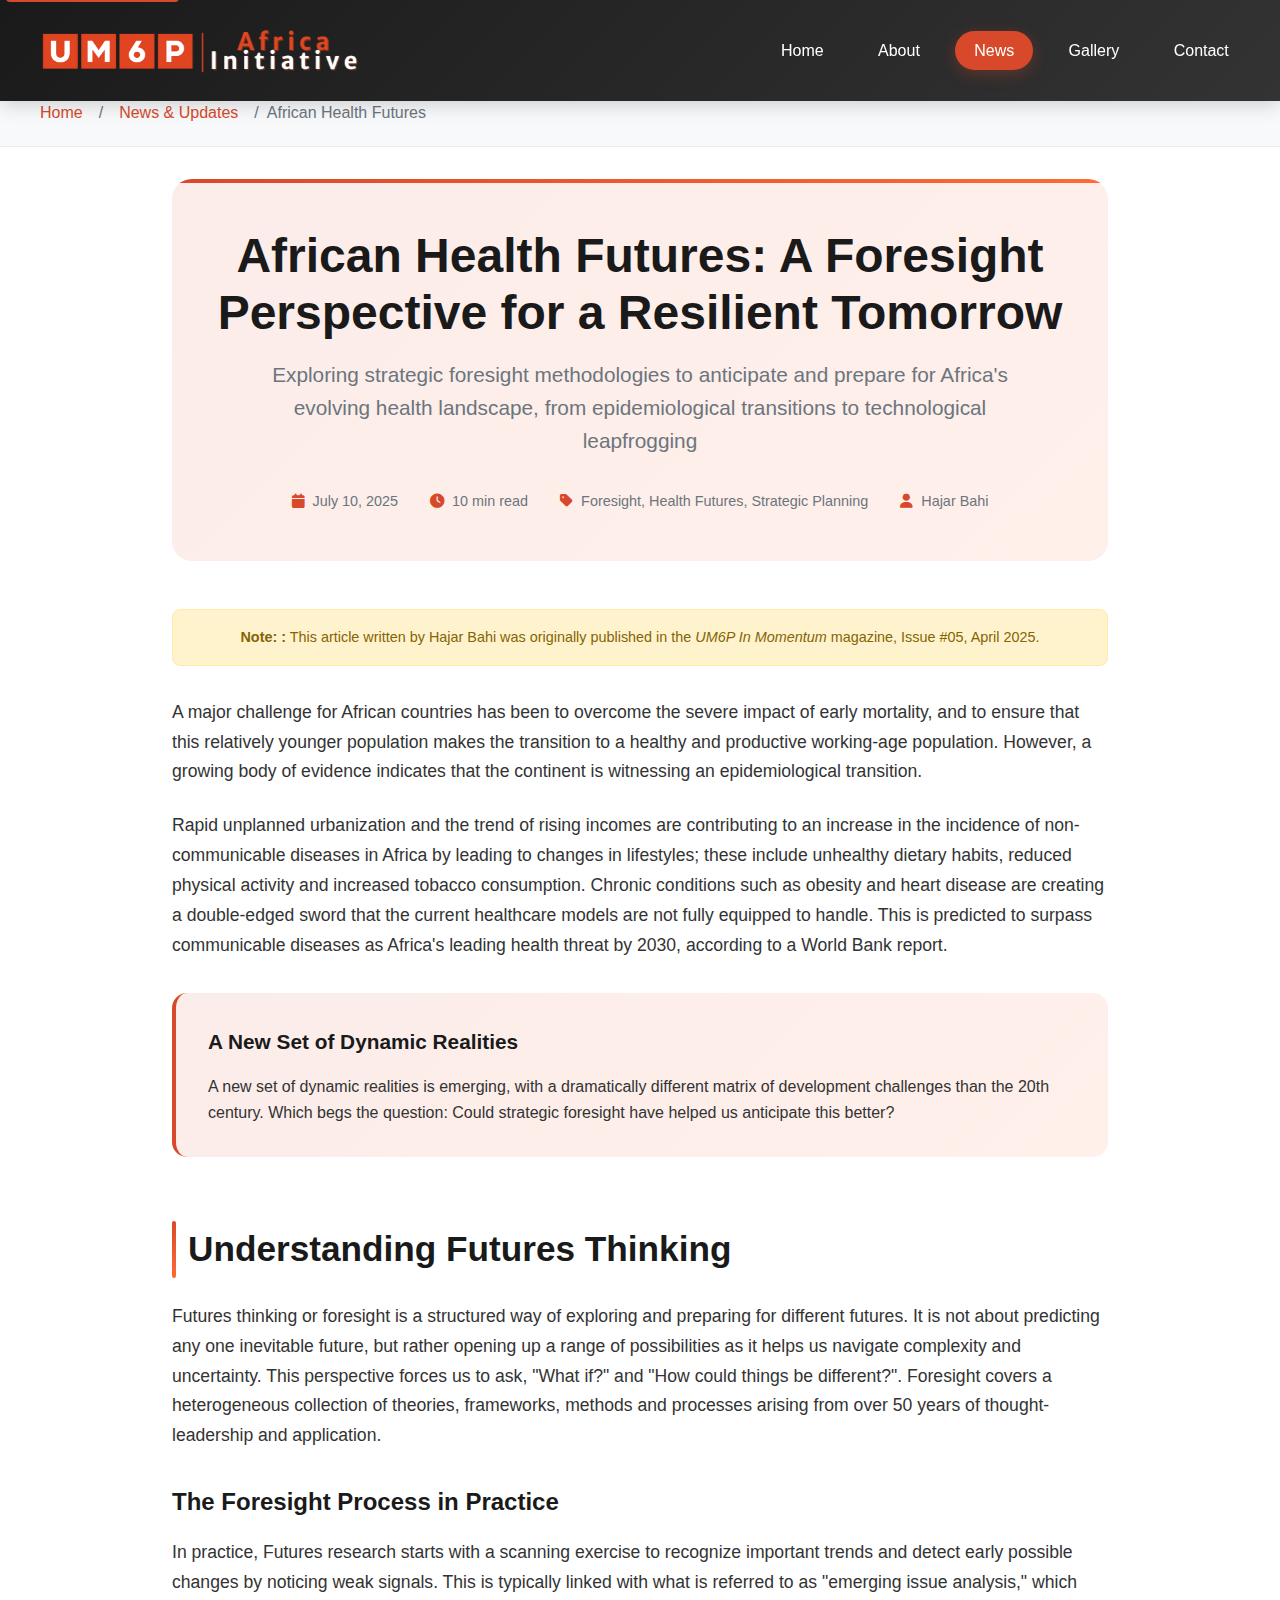
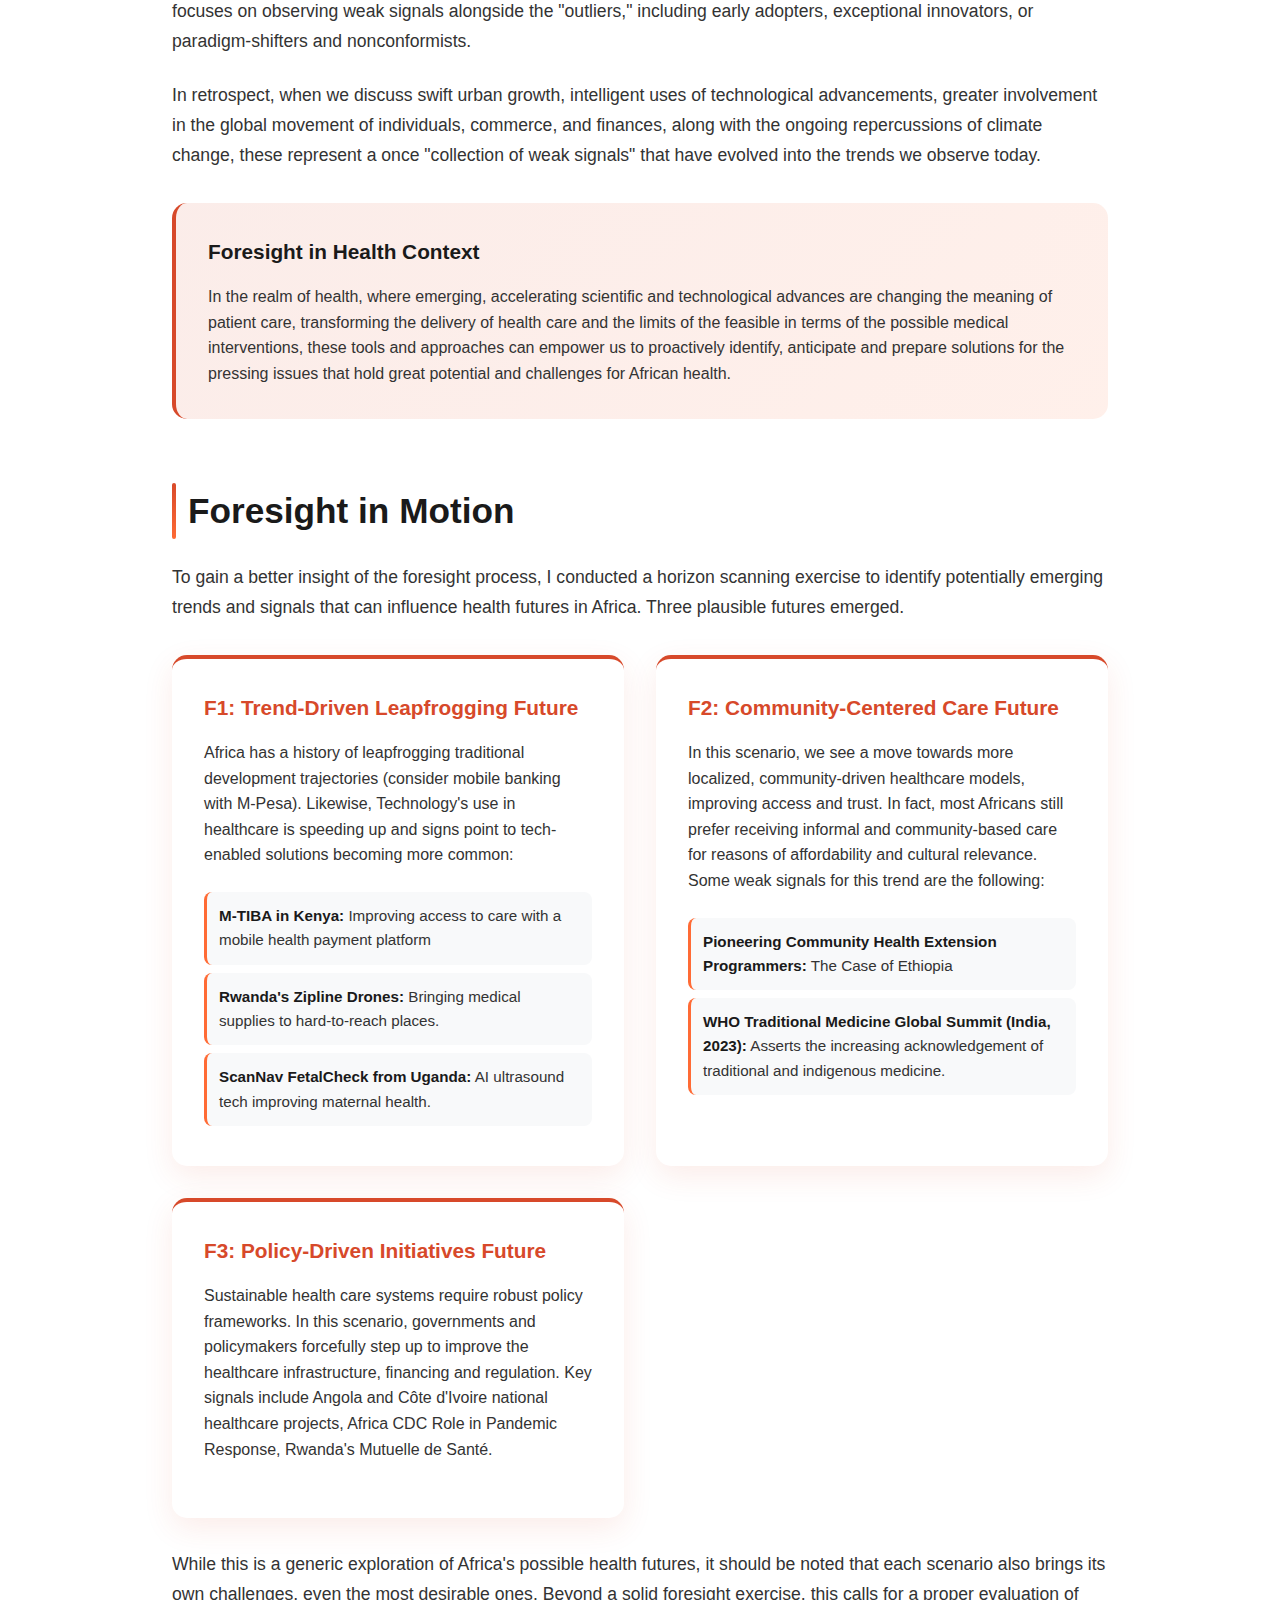
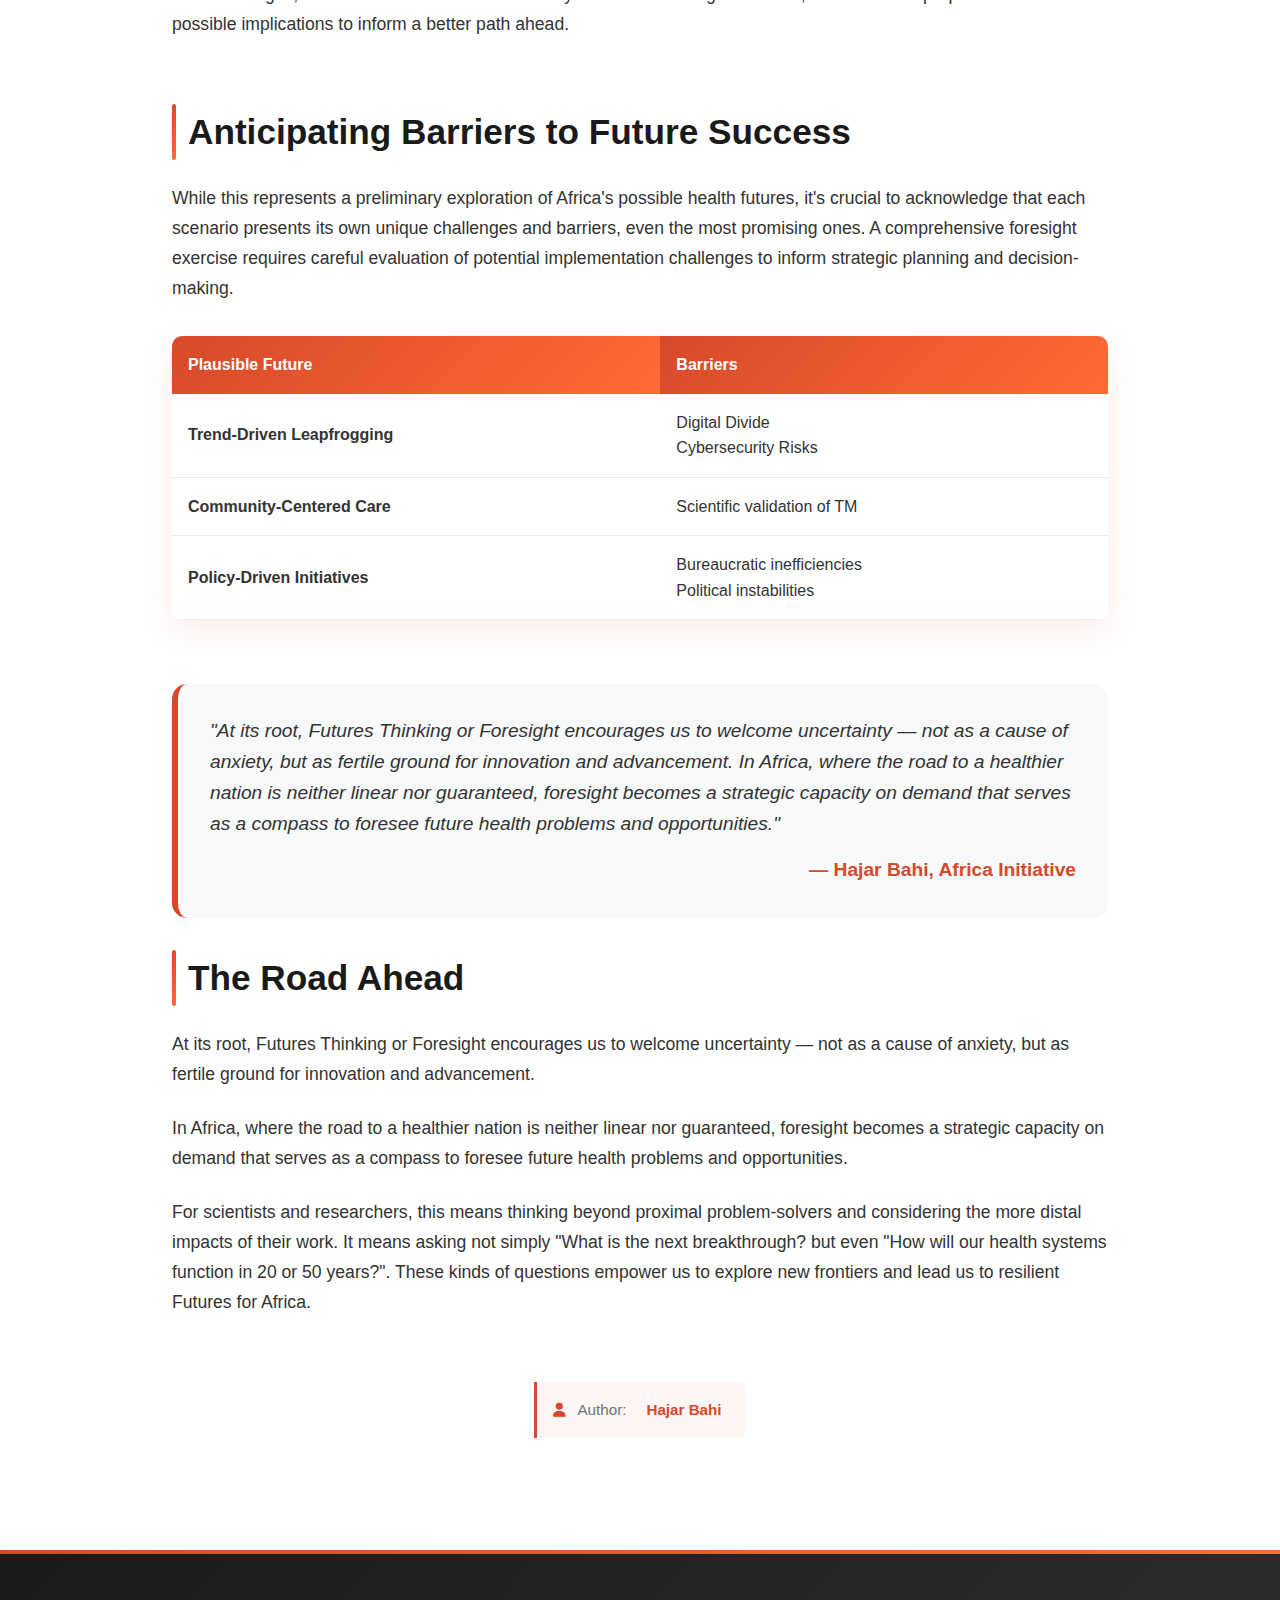
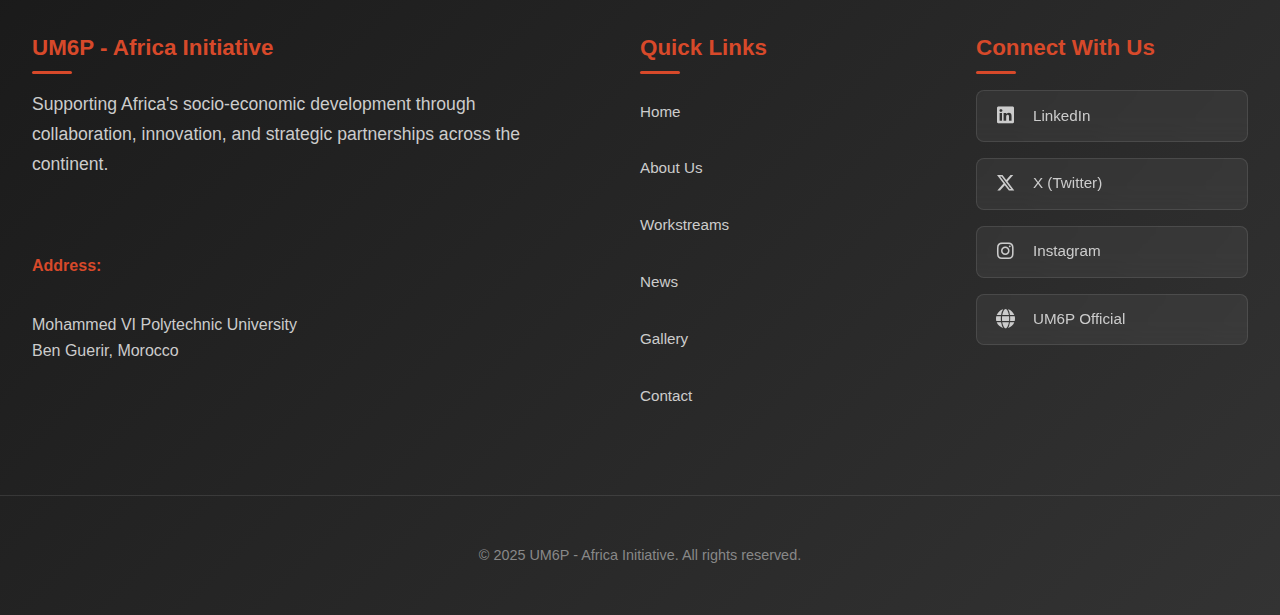
<file: african_health_futures.html>
<!DOCTYPE html>
<html lang="en">
<head>
    <meta charset="UTF-8">
    <meta name="viewport" content="width=device-width, initial-scale=1.0">
    <title>African Health Futures: A Foresight Perspective for a Resilient Tomorrow - UM6P Africa Initiative</title>
    
    <!-- SEO and Meta Tags -->
    <meta name="description" content="Exploring strategic foresight methodologies to anticipate and prepare for Africa's evolving health landscape, from epidemiological transitions to technological leapfrogging.">
    <meta name="keywords" content="African health futures, foresight, strategic planning, epidemiological transition, health systems, futures thinking, UM6P">
    <meta name="author" content="Hajar Bahi">
    <meta name="robots" content="index, follow">
    <meta name="theme-color" content="#D7492A">
    
    <!-- Open Graph tags -->
    <meta property="og:title" content="African Health Futures: A Foresight Perspective for a Resilient Tomorrow">
    <meta property="og:description" content="Exploring strategic foresight methodologies to anticipate and prepare for Africa's evolving health landscape">
    <meta property="og:type" content="article">
    <meta property="og:url" content="https://um6p-africa.ma/african-health-futures">
    <meta property="og:image" content="https://um6p-africa.ma/images/blog/health-futures.jpg">
    <meta property="og:site_name" content="UM6P Africa Initiative">
    
    <!-- Twitter Card tags -->
    <meta name="twitter:card" content="summary_large_image">
    <meta name="twitter:title" content="African Health Futures: A Foresight Perspective for a Resilient Tomorrow">
    <meta name="twitter:description" content="Exploring strategic foresight methodologies to anticipate and prepare for Africa's evolving health landscape">
    <meta name="twitter:image" content="https://um6p-africa.ma/images/blog/health-futures.jpg">
    
    <!-- Preconnect to external domains -->
    <link rel="preconnect" href="https://cdnjs.cloudflare.com">
    <link rel="preconnect" href="https://fonts.googleapis.com">
    
    <!-- Stylesheets -->
    <link rel="stylesheet" href="https://cdnjs.cloudflare.com/ajax/libs/font-awesome/6.4.0/css/all.min.css">
    
    <style>
        /* CSS Variables and Base Styles */
* {
    margin: 0;
    padding: 0;
    box-sizing: border-box;
}

:root {
    --primary-red: #D7492A;
    --primary-black: #1a1a1a;
    --primary-white: #ffffff;
    --light-gray: #f8f9fa;
    --medium-gray: #6c757d;
    --dark-gray: #333333;
    --accent-orange: #ff6b35;
    --shadow: 0 10px 30px rgba(215, 73, 42, 0.1);
    --hover-shadow: 0 20px 40px rgba(215, 73, 42, 0.2);
    --gradient-1: linear-gradient(135deg, #D7492A 0%, #ff6b35 100%);
    --gradient-2: linear-gradient(135deg, #1a1a1a 0%, #333333 100%);
    --gradient-3: linear-gradient(135deg, rgba(215, 73, 42, 0.1) 0%, rgba(255, 107, 53, 0.1) 100%);
}

body {
    font-family: 'Segoe UI', Tahoma, Geneva, Verdana, sans-serif;
    line-height: 1.6;
    color: var(--dark-gray);
    overflow-x: hidden;
    opacity: 0;
    transition: opacity 0.3s ease;
}

body.loaded {
    opacity: 1;
}

/* Skip link for accessibility */
.skip-link {
    position: absolute;
    top: -40px;
    left: 6px;
    background: var(--primary-red);
    color: white;
    padding: 8px;
    text-decoration: none;
    border-radius: 0 0 4px 4px;
    z-index: 9999;
    font-weight: 600;
}

.skip-link:focus {
    top: 0;
}

/* Header */
.header {
    background: var(--gradient-2);
    color: var(--primary-white);
    padding: 1rem 0;
    position: fixed;
    width: 100%;
    top: 0;
    z-index: 1000;
    backdrop-filter: blur(10px);
    box-shadow: 0 2px 20px rgba(0,0,0,0.2);
    transition: all 0.3s ease;
}

.nav-container {
    max-width: 1400px;
    margin: 0 auto;
    display: flex;
    justify-content: space-between;
    align-items: center;
    padding: 0 2rem;
}

.logo {
    font-size: 1.8rem;
    font-weight: bold;
    display: flex;
    align-items: center;
    gap: 10px;
    color: var(--primary-white);
    cursor: pointer;
}

/* ===============================================
   UM6P AFRICA INITIATIVE LOGO STYLING
   =============================================== */

/* Main logo container */
.logo {
    display: flex;
    align-items: center;
    gap: 12px;
    cursor: pointer;
    transition: all 0.3s ease;
    padding: 0.5rem 0;
}

.logo a {
    display: flex;
    align-items: center;
    gap: 12px;
    text-decoration: none;
    transition: all 0.3s ease;
    padding: 0.25rem 0.5rem;
    border-radius: 8px;
    /* Ensure logo is always clickable */
    position: relative;
    z-index: 20;
}

.logo a:hover {
    transform: translateY(-2px);
    filter: brightness(1.1);
}

.logo a:focus-visible {
    outline: 2px solid rgba(255, 255, 255, 0.8);
    outline-offset: 2px;
    background: rgba(255, 255, 255, 0.1);
}

/* Logo image styling */
.logo img {
    height: 45px;
    width: auto;
    object-fit: contain;
    transition: all 0.3s ease;
    filter: brightness(1) contrast(1.1);
    /* Performance optimization */
    backface-visibility: hidden;
    transform: translateZ(0);
}

.logo:hover img {
    filter: brightness(1.1) contrast(1.2);
    transform: scale(1.02) translateZ(0);
}

/* Alternative: CSS-only logo if image isn't available */
.logo-text {
    display: flex;
    align-items: center;
    gap: 8px;
    font-family: 'Arial', 'Helvetica', sans-serif;
    font-weight: 700;
    letter-spacing: -0.5px;
}

.logo-um6p {
    display: flex;
    gap: 2px;
}

.logo-letter {
    background: linear-gradient(135deg, #D7492A 0%, #ff6b35 100%);
    color: white;
    padding: 8px 10px;
    font-size: 1.2rem;
    font-weight: 800;
    border-radius: 4px;
    min-width: 32px;
    text-align: center;
    box-shadow: 0 2px 8px rgba(215, 73, 42, 0.3);
    transition: all 0.3s ease;
}

.logo-letter:hover {
    transform: translateY(-1px);
    box-shadow: 0 4px 12px rgba(215, 73, 42, 0.4);
}

.logo-initiative {
    color: var(--primary-white);
    font-size: 1.3rem;
    font-weight: 600;
    margin-left: 4px;
    line-height: 1.2;
    text-shadow: 1px 1px 3px rgba(0, 0, 0, 0.3);
}

/* Logo with brand colors when on light backgrounds */
.logo-light .logo-initiative {
    color: var(--primary-black);
    text-shadow: none;
}

.logo-light .logo-letter {
    box-shadow: 0 2px 8px rgba(215, 73, 42, 0.2);
}

/* Fallback styling if image fails to load */
.logo-fallback {
    display: flex;
    align-items: center;
    gap: 10px;
    padding: 8px 12px;
    background: linear-gradient(135deg, #D7492A 0%, #ff6b35 100%);
    border-radius: 8px;
    color: white;
    font-weight: 700;
    font-size: 1.1rem;
    box-shadow: 0 4px 15px rgba(215, 73, 42, 0.3);
    transition: all 0.3s ease;
}

.logo-fallback:hover {
    transform: translateY(-2px);
    box-shadow: 0 6px 20px rgba(215, 73, 42, 0.4);
}

.logo-fallback::before {
    content: "🎓";
    font-size: 1.4rem;
    margin-right: 4px;
}

/* Responsive logo sizing */
@media (max-width: 1024px) {
    .logo img {
        height: 40px;
    }
    
    .logo-letter {
        padding: 6px 8px;
        font-size: 1.1rem;
        min-width: 28px;
    }
    
    .logo-initiative {
        font-size: 1.2rem;
    }
}

@media (max-width: 768px) {
    .logo {
        gap: 8px;
    }
    
    .logo img {
        height: 35px;
    }
    
    .logo-letter {
        padding: 5px 7px;
        font-size: 1rem;
        min-width: 26px;
    }
    
    .logo-initiative {
        font-size: 1.1rem;
    }
}

@media (max-width: 480px) {
    .logo {
        gap: 6px;
    }
    
    .logo img {
        height: 32px;
    }
    
    .logo-letter {
        padding: 4px 6px;
        font-size: 0.9rem;
        min-width: 24px;
    }
    
    .logo-initiative {
        font-size: 1rem;
    }
    
    /* On very small screens, consider showing just the letters */
    .logo-initiative-full {
        display: none;
    }
    
    .logo-initiative-short::after {
        content: "AI";
        font-weight: 700;
    }
}

/* Logo animation on page load */
@keyframes logoFadeIn {
    0% {
        opacity: 0;
        transform: translateY(-10px);
    }
    100% {
        opacity: 1;
        transform: translateY(0);
    }
}

.logo {
    animation: logoFadeIn 0.6s ease-out;
}

/* Loading state for logo image */
.logo img.loading {
    opacity: 0.6;
    filter: grayscale(100%);
}

.logo img.loaded {
    opacity: 1;
    filter: none;
}

.logo img.error {
    display: none;
}

/* High contrast mode support */
@media (prefers-contrast: high) {
    .logo-letter {
        background: #000;
        color: #fff;
        border: 2px solid #fff;
    }
    
    .logo-initiative {
        color: #fff;
        text-shadow: 2px 2px 0 #000;
    }
}

/* Reduced motion support */
@media (prefers-reduced-motion: reduce) {
    .logo,
    .logo a,
    .logo img,
    .logo-letter {
        transition: none;
        animation: none;
    }
    
    .logo:hover,
    .logo a:hover,
    .logo:hover img,
    .logo-letter:hover {
        transform: none;
    }
}

/* Print styles */
@media print {
    .logo {
        color: #000 !important;
    }
    
    .logo-letter {
        background: #000 !important;
        color: #fff !important;
        box-shadow: none !important;
    }
    
    .logo-initiative {
        color: #000 !important;
        text-shadow: none !important;
    }
}

/* Dark theme adjustments */
@media (prefers-color-scheme: dark) {
    .logo-initiative {
        color: #fff;
        text-shadow: 1px 1px 3px rgba(0, 0, 0, 0.5);
    }
}

/* Focus indicators for accessibility */
.logo a:focus-visible {
    outline: 3px solid rgba(255, 255, 255, 0.8);
    outline-offset: 2px;
    border-radius: 8px;
}

/* Logo container for different contexts */
.header .logo {
    /* Header-specific logo styling */
}

.footer .logo {
    /* Footer-specific logo styling if needed */
    opacity: 0.9;
}

.footer .logo:hover {
    opacity: 1;
}

.nav-menu {
    display: flex;
    list-style: none;
    gap: 1rem;
    align-items: center;
}

.nav-menu a {
    color: var(--primary-white);
    text-decoration: none;
    font-weight: 500;
    transition: all 0.3s ease;
    padding: 0.7rem 1.2rem;
    border-radius: 25px;
    position: relative;
    cursor: pointer;
}

.nav-menu a:hover, .nav-menu a.active {
    background: var(--primary-red);
    transform: translateY(-2px);
    box-shadow: 0 4px 15px rgba(215, 73, 42, 0.3);
}

/* Mobile menu hamburger button */
.mobile-menu-btn {
    display: none;
    background: none;
    border: none;
    color: var(--primary-white);
    cursor: pointer;
    min-width: 44px;
    min-height: 44px;
    flex-direction: column;
    justify-content: center;
    align-items: center;
    gap: 4px;
    transition: all 0.3s ease;
}

.hamburger-line {
    width: 25px;
    height: 3px;
    background: var(--primary-white);
    transition: all 0.3s ease;
    border-radius: 2px;
}

/* Dropdown Menu Styles */
.dropdown {
    position: relative;
}

.dropdown-toggle {
    display: flex;
    align-items: center;
    gap: 0.5rem;
}

.dropdown-toggle i {
    font-size: 0.8rem;
    transition: transform 0.3s ease;
}

.dropdown:hover .dropdown-toggle i,
.dropdown-toggle[aria-expanded="true"] i {
    transform: rotate(180deg);
}

.dropdown-menu {
    display: none;
    position: absolute;
    top: 100%;
    left: 0;
    background-color: #000000;
    border: 1px solid #d7492a;
    border-radius: 5px;
    box-shadow: 0 4px 12px rgba(0, 0, 0, 0.2);
    min-width: 150px;
    z-index: 1000;
    opacity: 0;
    visibility: hidden;
    transform: translateY(-10px);
    transition: all 0.3s ease;
}

.dropdown:hover .dropdown-menu,
.dropdown-toggle[aria-expanded="true"] + .dropdown-menu {
    display: block !important;
    opacity: 1;
    visibility: visible;
    transform: translateY(0);
}

.dropdown-menu li {
    margin: 0;
}

.dropdown-menu a {
    display: block;
    padding: 0.75rem 1rem;
    color: #FFFFFF;
    font-weight: 400;
    position: relative;
    transition: background-color 0.3s, color 0.3s;
    min-height: 44px;
    display: flex;
    align-items: center;
}

.dropdown-menu a:hover,
.dropdown-menu a:focus,
.dropdown-menu a.active {
    background-color: #d7492a;
    color: #FFFFFF;
    transform: none;
}

/* Page Container */
.page-container {
    min-height: 100vh;
    padding-top: 80px;
}

/* Breadcrumb Navigation */
.breadcrumb {
    background: var(--light-gray);
    padding: 1rem 0;
    border-bottom: 1px solid #e9ecef;
}

.breadcrumb-list {
    display: flex;
    align-items: center;
    gap: 0.5rem;
    list-style: none;
    margin: 0;
    padding: 0;
    max-width: 1400px;
    margin: 0 auto;
    padding: 0 2rem;
}

.breadcrumb-list li {
    display: flex;
    align-items: center;
}

.breadcrumb-list li:not(:last-child)::after {
    content: '/';
    margin-left: 0.5rem;
    color: var(--medium-gray);
}

.breadcrumb-list a {
    color: var(--primary-red);
    text-decoration: none;
    transition: color 0.3s ease;
    padding: 0.25rem 0.5rem;
    border-radius: 4px;
}

.breadcrumb-list a:hover {
    color: var(--accent-orange);
    background-color: rgba(215, 73, 42, 0.1);
}

.breadcrumb-list li[aria-current="page"] {
    color: var(--medium-gray);
    font-weight: 500;
}

/* Article Styles */
.article-container {
    max-width: 1000px;
    margin: 0 auto;
    padding: 2rem;
    background: var(--primary-white);
}

.article-header {
    text-align: center;
    margin-bottom: 3rem;
    padding: 3rem 2rem;
    background: var(--gradient-3);
    border-radius: 20px;
    position: relative;
    overflow: hidden;
}

.article-header::before {
    content: '';
    position: absolute;
    top: 0;
    left: 0;
    right: 0;
    height: 4px;
    background: var(--gradient-1);
}

.article-title {
    font-size: 3rem;
    color: var(--primary-black);
    margin-bottom: 1rem;
    font-weight: 700;
    line-height: 1.2;
}

.article-subtitle {
    font-size: 1.3rem;
    color: var(--medium-gray);
    max-width: 800px;
    margin: 0 auto 2rem;
}

.article-meta {
    display: flex;
    justify-content: center;
    gap: 2rem;
    font-size: 0.9rem;
    color: var(--medium-gray);
    flex-wrap: wrap;
}

.meta-item {
    display: flex;
    align-items: center;
    gap: 0.5rem;
}

.meta-item i {
    color: var(--primary-red);
}

.publication-note {
    background: #fff3cd;
    border: 1px solid #ffeaa7;
    color: #856404;
    padding: 1rem;
    border-radius: 8px;
    margin: 2rem 0;
    font-size: 0.9rem;
    text-align: center;
}

.section {
    margin-bottom: 4rem;
}

.section-title {
    font-size: 2.2rem;
    color: var(--primary-black);
    margin-bottom: 1.5rem;
    position: relative;
    padding-left: 1rem;
}

.section-title::before {
    content: '';
    position: absolute;
    left: 0;
    top: 0;
    bottom: 0;
    width: 4px;
    background: var(--gradient-1);
    border-radius: 2px;
}

.subsection-title {
    font-size: 1.5rem;
    color: var(--primary-black);
    margin: 2rem 0 1rem;
    font-weight: 600;
}

.content-text {
    font-size: 1.1rem;
    margin-bottom: 1.5rem;
    color: var(--dark-gray);
    line-height: 1.7;
}

.content-text a {
    color: var(--primary-red);
    text-decoration: none;
    font-weight: 500;
    transition: color 0.3s ease;
}

.content-text a:hover {
    color: var(--accent-orange);
    text-decoration: underline;
}

.highlight-box {
    background: var(--gradient-3);
    padding: 2rem;
    border-radius: 15px;
    margin: 2rem 0;
    border-left: 4px solid var(--primary-red);
}

.highlight-box h3 {
    color: var(--primary-black);
    margin-bottom: 1rem;
    font-size: 1.3rem;
}

.key-findings {
    background: var(--gradient-2);
    color: var(--primary-white);
    padding: 3rem;
    border-radius: 20px;
    margin: 3rem 0;
}

.key-findings h3 {
    color: var(--primary-white);
    margin-bottom: 1.5rem;
    font-size: 1.8rem;
}

.futures-grid {
    display: grid;
    grid-template-columns: repeat(auto-fit, minmax(300px, 1fr));
    gap: 2rem;
    margin: 2rem 0;
}

.future-scenario {
    background: var(--primary-white);
    padding: 2rem;
    border-radius: 15px;
    box-shadow: var(--shadow);
    border-top: 4px solid var(--primary-red);
    transition: all 0.3s ease;
}

.future-scenario:hover {
    transform: translateY(-5px);
    box-shadow: var(--hover-shadow);
}

.scenario-title {
    font-size: 1.3rem;
    font-weight: bold;
    color: var(--primary-red);
    margin-bottom: 1rem;
}

.scenario-description {
    color: var(--dark-gray);
    margin-bottom: 1.5rem;
    line-height: 1.6;
}

.scenario-examples {
    list-style: none;
    padding: 0;
}

.scenario-examples li {
    background: var(--light-gray);
    padding: 0.75rem;
    margin: 0.5rem 0;
    border-radius: 8px;
    border-left: 3px solid var(--accent-orange);
    font-size: 0.95rem;
}

.scenario-examples li strong {
    color: var(--primary-black);
}

.barriers-table {
    width: 100%;
    border-collapse: collapse;
    margin: 2rem 0;
    background: var(--primary-white);
    border-radius: 10px;
    overflow: hidden;
    box-shadow: var(--shadow);
}

.barriers-table th {
    background: var(--gradient-1);
    color: var(--primary-white);
    padding: 1rem;
    text-align: left;
    font-weight: 600;
}

.barriers-table td {
    padding: 1rem;
    border-bottom: 1px solid #e9ecef;
}

.barriers-table tr:hover {
    background: var(--light-gray);
}

.quote-block {
    background: var(--light-gray);
    padding: 2rem;
    border-radius: 15px;
    border-left: 6px solid var(--primary-red);
    margin: 2rem 0;
    font-style: italic;
    font-size: 1.2rem;
    color: var(--dark-gray);
}

.author-attribution {
    display: flex;
    align-items: center;
    justify-content: center; /* Centers the content */
    gap: 0.5rem;
    margin: 1rem auto; /* Centers the container and adds auto margins */
    padding: 0.75rem 1rem;
    background: rgba(215, 73, 42, 0.05);
    border-left: 3px solid var(--primary-red);
    border-radius: 0 8px 8px 0;
    font-size: 0.95rem;
    transition: all 0.3s ease;
    max-width: fit-content; /* Only takes up needed space */
}

.author-attribution:hover {
    background: rgba(215, 73, 42, 0.08);
    transform: translateX(2px);
}

.author-attribution i {
    color: var(--primary-red);
    font-size: 0.9rem;
    min-width: 16px;
}

.author-label {
    color: var(--medium-gray);
    font-weight: 500;
    margin-right: 0.25rem;
}

.author-attribution a {
    color: var(--primary-red);
    text-decoration: none;
    font-weight: 600;
    padding: 0.25rem 0.5rem;
    border-radius: 4px;
    transition: all 0.3s ease;
    position: relative;
}

.author-attribution a:hover,
.author-attribution a:focus {
    color: var(--accent-orange);
    background-color: rgba(215, 73, 42, 0.1);
    text-decoration: underline;
    transform: translateY(-1px);
}

.author-attribution a:visited {
    color: #a53b2a;
}

.author-attribution a:visited:hover {
    color: var(--accent-orange);
}

.author-attribution a::after {
    content: "";
    position: absolute;
    bottom: 0;
    left: 50%;
    width: 0;
    height: 2px;
    background: var(--gradient-1);
    transition: all 0.3s ease;
    transform: translateX(-50%);
}

.author-attribution a:hover::after {
    width: 100%;
}

.cta-section {
    background: var(--gradient-1);
    color: var(--primary-white);
    padding: 3rem;
    border-radius: 20px;
    text-align: center;
    margin: 3rem 0;
}

.cta-section h3 {
    margin-bottom: 1rem;
    font-size: 1.8rem;
}

.cta-button {
    display: inline-block;
    background: var(--primary-white);
    color: var(--primary-red);
    padding: 1rem 2rem;
    border-radius: 50px;
    text-decoration: none;
    font-weight: 600;
    margin-top: 1rem;
    transition: all 0.3s ease;
}

.cta-button:hover {
    transform: translateY(-2px);
    box-shadow: 0 8px 25px rgba(0, 0, 0, 0.2);
}

/* Footer */
.footer {
    background: var(--gradient-2);
    color: var(--primary-white);
    padding: 5rem 0 2rem;
    position: relative;
    margin-top: 4rem;
    /* Performance optimization */
    contain: layout;
}

.footer::before {
    content: '';
    position: absolute;
    top: 0;
    left: 0;
    right: 0;
    height: 4px;
    background: var(--gradient-1);
}

.footer-content {
    max-width: 1400px;
    margin: 0 auto;
    padding: 0 2rem;
    display: grid;
    grid-template-columns: 2fr 1fr 1fr;
    gap: 4rem;
    align-items: start;
}

.footer-section {
    line-height: 1.6;
}

.footer-section h3 {
    color: var(--primary-red);
    margin-bottom: 1.5rem;
    font-size: 1.4rem;
    font-weight: 700;
    position: relative;
}

.footer-section h3::after {
    content: '';
    position: absolute;
    bottom: -8px;
    left: 0;
    width: 40px;
    height: 3px;
    background: var(--primary-red);
    border-radius: 2px;
}

.footer-section p {
    color: #ccc;
    line-height: 1.7;
    margin-bottom: 1.5rem;
    font-size: 1rem;
}

.footer-section a {
    color: #ccc;
    text-decoration: none;
    transition: all 0.3s ease;
    display: flex;
    align-items: center;
    margin-bottom: 0.8rem;
    cursor: pointer;
    min-height: 44px;
    padding: 0.5rem 0;
    border-radius: 4px;
    position: relative;
    font-size: 0.95rem;
}

.footer-section a:hover {
    color: var(--primary-red);
    transform: translateX(5px);
    background: rgba(215, 73, 42, 0.1);
    padding-left: 10px;
}

.footer-section a i {
    margin-right: 0.8rem;
    width: 20px;
    text-align: center;
    font-size: 1.1rem;
    transition: transform 0.3s ease;
}

.footer-section a:hover i {
    transform: scale(1.2);
    color: var(--primary-red);
}

/* First footer section (company info) specific styling */
.footer-section:first-child {
    max-width: none;
}

.footer-section:first-child p {
    font-size: 1.1rem;
    margin-bottom: 2rem;
}

.footer-section:first-child address {
    font-style: normal;
    color: #ccc;
    line-height: 1.6;
    margin-top: 1rem;
}

.footer-section:first-child strong {
    color: var(--primary-red);
    display: block;
    margin-bottom: 0.5rem;
    font-weight: 600;
}

/* Social media links styling */
.footer-section:last-child a {
    background: rgba(255, 255, 255, 0.05);
    border: 1px solid rgba(255, 255, 255, 0.1);
    border-radius: 8px;
    padding: 0.8rem 1rem;
    margin-bottom: 1rem;
    transition: all 0.3s ease;
    backdrop-filter: blur(10px);
}

.footer-section:last-child a:hover {
    background: var(--primary-red);
    border-color: var(--primary-red);
    transform: translateY(-2px);
    box-shadow: 0 8px 20px rgba(215, 73, 42, 0.3);
    padding-left: 1rem;
}

.footer-section:last-child a i {
    margin-right: 1rem;
    width: 24px;
    font-size: 1.2rem;
}

.footer-bottom {
    border-top: 1px solid rgba(255, 255, 255, 0.1);
    padding-top: 2rem;
    margin-top: 4rem;
    text-align: center;
    color: #888;
    font-size: 0.9rem;
}

.footer-bottom p {
    margin: 0;
    padding: 1rem 0;
}

/* Responsive Design */
@media (max-width: 1024px) {
    .futures-grid {
        grid-template-columns: repeat(2, 1fr);
    }

    /* Footer adjustments for tablet */
    .footer-content {
        grid-template-columns: 1fr 1fr;
        gap: 3rem;
    }

    .footer-section:first-child {
        grid-column: 1 / -1;
        text-align: center;
        margin-bottom: 1rem;
    }

    .footer-section:first-child h3::after {
        left: 50%;
        transform: translateX(-50%);
    }
}

@media (max-width: 768px) {
    /* Navigation */
    .nav-container {
        padding: 0 1rem;
    }
    
    .nav-menu {
        display: none;
        position: absolute;
        top: 100%;
        left: 0;
        right: 0;
        background: var(--primary-black);
        flex-direction: column;
        padding: 2rem 1rem;
        gap: 0.5rem;
        box-shadow: 0 4px 20px rgba(0,0,0,0.3);
        border-radius: 0 0 15px 15px;
    }
    
    .nav-menu.active {
        display: flex;
    }
    
    .mobile-menu-btn {
        display: flex;
    }
    

    /* Article */
    .article-container {
        padding: 1rem;
    }

    .article-title {
        font-size: 2.2rem;
    }

    .article-subtitle {
        font-size: 1.1rem;
    }

    .section-title {
        font-size: 1.8rem;
    }

    .futures-grid {
        grid-template-columns: 1fr;
        gap: 1rem;
    }

    .article-meta {
        flex-direction: column;
        gap: 1rem;
    }

    .barriers-table {
        font-size: 0.9rem;
    }

    .highlight-box,
    .key-findings,
    .cta-section {
        padding: 1.5rem;
    }

    /* Footer */
    .footer {
        padding: 4rem 0 2rem;
    }

    .footer-content {
        grid-template-columns: 1fr;
        gap: 2.5rem;
        text-align: center;
        padding: 0 1rem;
    }
    
    .footer-section h3 {
        font-size: 1.3rem;
        text-align: center;
    }

    .footer-section h3::after {
        left: 50%;
        transform: translateX(-50%);
    }

    .footer-section:first-child {
        text-align: center;
    }

    .footer-section:first-child address {
        text-align: center;
        font-size: 0.95rem;
    }

    .footer-section a {
        justify-content: center;
        text-align: center;
        margin-bottom: 0.6rem;
        font-size: 0.9rem;
    }

    .footer-section:last-child a {
        padding: 0.8rem;
        margin-bottom: 0.8rem;
    }
    
    .footer-section {
        padding: 1rem 0;
    }

    .footer-bottom {
        margin-top: 3rem;
        padding-top: 1.5rem;
    }

    .footer-bottom p {
        font-size: 0.85rem;
    }
}

@media (max-width: 480px) {
    .article-title {
        font-size: 1.8rem;
    }

    .section-title {
        font-size: 1.5rem;
    }

    /* Mobile responsiveness for author attribution */
    .author-attribution {
        font-size: 0.9rem;
        padding: 0.6rem 0.8rem;
        gap: 0.4rem;
    }
    
    .author-attribution a {
        padding: 0.2rem 0.4rem;
    }

    /* Footer */
    .footer {
        padding: 4rem 0 2rem;
    }

    .footer-content {
        grid-template-columns: 1fr;
        gap: 2.5rem;
        text-align: center;
        padding: 0 1rem;
    }
    
    .footer-section h3 {
        font-size: 1.3rem;
        text-align: center;
    }

    .footer-section h3::after {
        left: 50%;
        transform: translateX(-50%);
    }

    .footer-section:first-child {
        text-align: center;
    }

    .footer-section:first-child address {
        text-align: center;
        font-size: 0.95rem;
    }

    .footer-section a {
        justify-content: center;
        text-align: center;
        margin-bottom: 0.6rem;
        font-size: 0.9rem;
    }

    .footer-section:last-child a {
        padding: 0.8rem;
        margin-bottom: 0.8rem;
    }
    
    .footer-section {
        padding: 1rem 0;
    }

    .footer-bottom {
        margin-top: 3rem;
        padding-top: 1.5rem;
    }

    .footer-bottom p {
        font-size: 0.85rem;
    }
}

.sr-only {
    position: absolute;
    width: 1px;
    height: 1px;
    padding: 0;
    margin: -1px;
    overflow: hidden;
    clip: rect(0, 0, 0, 0);
    white-space: nowrap;
    border: 0;
}
    </style>
</head>
<body>
    <!-- Skip Link for Accessibility -->
    <a href="#main-content" class="skip-link">Skip to main content</a>
    
    <!-- Header -->
    <header class="header" role="banner">
        <div class="nav-container">
            <div class="logo">
                <a href="index.html" aria-label="UM6P Africa Initiative Homepage">
                    <img src="images/logo.png" alt="UM6P Africa Initiative">
                </a>
            </div>
            <nav role="navigation" aria-label="Main navigation">
                <ul class="nav-menu">
                    <li><a href="index.html">Home</a></li>
                    <li><a href="index.html#about">About</a></li>
                    <li><a href="news.html" class="active" aria-current="page">News</a></li>
                    <li><a href="gallery.html">Gallery</a></li>
                    <li><a href="index.html#contact">Contact</a></li>
                </ul>
                
                <button class="mobile-menu-btn" onclick="toggleMobileMenu()" aria-label="Toggle mobile menu" aria-expanded="false">
                    <span class="hamburger-line"></span>
                    <span class="hamburger-line"></span>
                    <span class="hamburger-line"></span>
                </button>
            </nav>
        </div>
    </header>

    <div class="page-container">
        <!-- Breadcrumb Navigation -->
        <nav aria-label="Breadcrumb" class="breadcrumb">
            <ol class="breadcrumb-list">
                <li><a href="index.html">Home</a></li>
                <li><a href="news.html">News & Updates</a></li>
                <li aria-current="page">African Health Futures</li>
            </ol>
        </nav>

        <main id="main-content">
            <div class="article-container">
                <header class="article-header">
                    <h1 class="article-title">African Health Futures: A Foresight Perspective for a Resilient Tomorrow</h1>
                    <p class="article-subtitle">Exploring strategic foresight methodologies to anticipate and prepare for Africa's evolving health landscape, from epidemiological transitions to technological leapfrogging</p>
                    <div class="article-meta">
                        <div class="meta-item">
                            <i class="fas fa-calendar" aria-hidden="true"></i>
                            <span>July 10, 2025</span>
                        </div>
                        <div class="meta-item">
                            <i class="fas fa-clock" aria-hidden="true"></i>
                            <span>10 min read</span>
                        </div>
                        <div class="meta-item">
                            <i class="fas fa-tag" aria-hidden="true"></i>
                            <span>Foresight, Health Futures, Strategic Planning</span>
                        </div>
                        <div class="meta-item">
                            <i class="fas fa-user" aria-hidden="true"></i>
                            <span>Hajar Bahi</span>
                        </div>
                    </div>
                </header>

                <div class="publication-note">
                    <strong>Note: :</strong> This article written by Hajar Bahi was originally published in the  <em>UM6P In Momentum</em> magazine, Issue #05, April 2025.
                </div>

                <section class="section">
                    <p class="content-text">
                        A major challenge for African countries has been to overcome the severe impact of early mortality, and to ensure that this relatively younger population makes the transition to a healthy and productive working-age population. However, a growing body of evidence indicates that the continent is witnessing an epidemiological transition.
                    </p>

                    <p class="content-text">
                        Rapid unplanned urbanization and the trend of rising incomes are contributing to an increase in the incidence of non-communicable diseases in Africa by leading to changes in lifestyles; these include unhealthy dietary habits, reduced physical activity and increased tobacco consumption. Chronic conditions such as obesity and heart disease are creating a double-edged sword that the current healthcare models are not fully equipped to handle. This is predicted to surpass communicable diseases as Africa's leading health threat by 2030, according to a World Bank report.
                    </p>

                    <div class="highlight-box">
                        <h3>A New Set of Dynamic Realities</h3>
                        <p>A new set of dynamic realities is emerging, with a dramatically different matrix of development challenges than the 20th century. Which begs the question: Could strategic foresight have helped us anticipate this better?</p>
                    </div>
                </section>

                <section class="section">
                    <h2 class="section-title">Understanding Futures Thinking</h2>
                    
                    <p class="content-text">
                        Futures thinking or foresight is a structured way of exploring and preparing for different futures. It is not about predicting any one inevitable future, but rather opening up a range of possibilities as it helps us navigate complexity and uncertainty. This perspective forces us to ask, "What if?" and "How could things be different?". Foresight covers a heterogeneous collection of theories, frameworks, methods and processes arising from over 50 years of thought-leadership and application.
                    </p>

                    <h3 class="subsection-title">The Foresight Process in Practice</h3>
                    <p class="content-text">
                        In practice, Futures research starts with a scanning exercise to recognize important trends and detect early possible changes by noticing weak signals. This is typically linked with what is referred to as "emerging issue analysis," which focuses on observing weak signals alongside the "outliers," including early adopters, exceptional innovators, or paradigm-shifters and nonconformists.
                    </p>

                    <p class="content-text">
                        In retrospect, when we discuss swift urban growth, intelligent uses of technological advancements, greater involvement in the global movement of individuals, commerce, and finances, along with the ongoing repercussions of climate change, these represent a once "collection of weak signals" that have evolved into the trends we observe today.
                    </p>

                    <div class="highlight-box">
                        <h3>Foresight in Health Context</h3>
                        <p>In the realm of health, where emerging, accelerating scientific and technological advances are changing the meaning of patient care, transforming the delivery of health care and the limits of the feasible in terms of the possible medical interventions, these tools and approaches can empower us to proactively identify, anticipate and prepare solutions for the pressing issues that hold great potential and challenges for African health.</p>
                    </div>
                </section>

                <section class="section">
                    <h2 class="section-title">Foresight in Motion</h2>
                    
                    <p class="content-text">
                        To gain a better insight of the foresight process, I conducted a horizon scanning exercise to identify potentially emerging trends and signals that can influence health futures in Africa. Three plausible futures emerged.
                    </p>

                    <div class="futures-grid">
                        <div class="future-scenario">
                            <div class="scenario-title">F1: Trend-Driven Leapfrogging Future</div>
                            <div class="scenario-description">
                                Africa has a history of leapfrogging traditional development trajectories (consider mobile banking with M-Pesa). Likewise, Technology's use in healthcare is speeding up and signs point to tech-enabled solutions becoming more common:
                            </div>
                            <ul class="scenario-examples">
                                <li><strong>M-TIBA in Kenya:</strong> Improving access to care with a mobile health payment platform</li>
                                <li><strong>Rwanda's Zipline Drones:</strong> Bringing medical supplies to hard-to-reach places.</li>
                                <li><strong>ScanNav FetalCheck from Uganda:</strong> AI ultrasound tech improving maternal health.</li>
                            </ul>
                        </div>

                        <div class="future-scenario">
                            <div class="scenario-title">F2: Community-Centered Care Future</div>
                            <div class="scenario-description">
                                In this scenario, we see a move towards more localized, community-driven healthcare models, improving access and trust. In fact, most Africans still prefer receiving informal and community-based care for reasons of affordability and cultural relevance. Some weak signals for this trend are the following:
                            </div>
                            <ul class="scenario-examples">
                                <li><strong>Pioneering Community Health Extension Programmers:</strong> The Case of Ethiopia</li>
                                <li><strong>WHO Traditional Medicine Global Summit (India, 2023):</strong> Asserts the increasing acknowledgement of traditional and indigenous medicine.</li>
                            </ul>
                        </div>

                        <div class="future-scenario">
                            <div class="scenario-title">F3: Policy-Driven Initiatives Future</div>
                            <div class="scenario-description">
                                Sustainable health care systems require robust policy frameworks. In this scenario, governments and policymakers forcefully step up to improve the healthcare infrastructure, financing and regulation. Key signals include Angola and Côte d'Ivoire national healthcare projects, Africa CDC Role in Pandemic Response, Rwanda's Mutuelle de Santé.
                            </div>
                        </div>
                    </div>

                    <p class="content-text">
                        While this is a generic exploration of Africa's possible health futures, it should be noted that each scenario also brings its own challenges, even the most desirable ones. Beyond a solid foresight exercise, this calls for a proper evaluation of possible implications to inform a better path ahead.
                    </p>
                </section>

                <section class="section">
                    <h2 class="section-title">Anticipating Barriers to Future Success</h2>
                    
                    <p class="content-text">
                        While this represents a preliminary exploration of Africa's possible health futures, it's crucial to acknowledge that each scenario presents its own unique challenges and barriers, even the most promising ones. A comprehensive foresight exercise requires careful evaluation of potential implementation challenges to inform strategic planning and decision-making.
                    </p>

                    <table class="barriers-table">
                        <thead>
                            <tr>
                                <th>Plausible Future</th>
                                <th>Barriers</th>
                            </tr>
                        </thead>
                        <tbody>
                            <tr>
                                <td><strong>Trend-Driven Leapfrogging</strong></td>
                                <td>
                                    Digital Divide<br>
                                    Cybersecurity Risks
                                </td>
                            </tr>
                            <tr>
                                <td><strong>Community-Centered Care</strong></td>
                                <td>
                                    Scientific validation of TM
                                </td>
                            </tr>
                            <tr>
                                <td><strong>Policy-Driven Initiatives</strong></td>
                                <td>
                                    Bureaucratic inefficiencies<br>
                                    Political instabilities
                                </td>
                            </tr>
                        </tbody>
                    </table>
                </section>

                <div class="quote-block">
                    "At its root, Futures Thinking or Foresight encourages us to welcome uncertainty — not as a cause of anxiety, but as fertile ground for innovation and advancement. In Africa, where the road to a healthier nation is neither linear nor guaranteed, foresight becomes a strategic capacity on demand that serves as a compass to foresee future health problems and opportunities."
                    <div style="text-align: right; margin-top: 1rem; font-style: normal; font-weight: 600; color: var(--primary-red);">— Hajar Bahi, Africa Initiative</div>
                </div>

                <section class="section">
                    <h2 class="section-title">The Road Ahead</h2>
                    
                    <p class="content-text">
                        At its root, Futures Thinking or Foresight encourages us to welcome uncertainty — not as a cause of anxiety, but as fertile ground for innovation and advancement.
                    </p>

                    <p class="content-text">
                        In Africa, where the road to a healthier nation is neither linear nor guaranteed, foresight becomes a strategic capacity on demand that serves as a compass to foresee future health problems and opportunities.
                    </p>

                    <p class="content-text">
                        For scientists and researchers, this means thinking beyond proximal problem-solvers and considering the more distal impacts of their work. It means asking not simply "What is the next breakthrough? but even "How will our health systems function in 20 or 50 years?". These kinds of questions empower us to explore new frontiers and lead us to resilient Futures for Africa.
                    </p>
                </section>

                <div class="author-attribution">
                    <i class="fas fa-user" aria-hidden="true"></i>
                    <span class="author-label">Author:</span>
                    <a href="https://www.linkedin.com/in/hajarbahi/" target="_blank" rel="noopener">Hajar Bahi</a>
                </div>
            </div>
        </main>
    </div>

    <!-- Footer -->
    <footer class="footer" role="contentinfo">
        <div class="footer-content">
            <div class="footer-section">
                <h3>UM6P - Africa Initiative</h3>
                <p>Supporting Africa's socio-economic development through collaboration, innovation, and strategic partnerships across the continent.</p>
                <br>
                <address>
                    <strong>Address:</strong><br>
                    Mohammed VI Polytechnic University<br>
                    Ben Guerir, Morocco
                </address>
            </div>
            <div class="footer-section">
                <h3>Quick Links</h3>
                <a href="index.html">Home</a>
                <a href="index.html#about">About Us</a>
                <a href="index.html#workstreams">Workstreams</a>
                <a href="news.html">News</a>
                <a href="gallery.html">Gallery</a>
                <a href="index.html#contact">Contact</a>
            </div>
            <div class="footer-section">
                <h3>Connect With Us</h3>
                <a href="https://www.linkedin.com/company/um6p-africa-initiative" target="_blank" rel="noopener">
                    <i class="fab fa-linkedin" aria-hidden="true"></i> LinkedIn
                </a>
                <a href="https://x.com/Um6pAfrica" target="_blank" rel="noopener">
                    <i class="fab fa-x-twitter" aria-hidden="true"></i> X (Twitter)
                </a>
                <a href="https://www.instagram.com/um6pafrica" target="_blank" rel="noopener">
                    <i class="fab fa-instagram" aria-hidden="true"></i> Instagram
                </a>
                <a href="https://www.um6p.ma/en" target="_blank" rel="noopener">
                    <i class="fas fa-globe" aria-hidden="true"></i> UM6P Official
                </a>
            </div>
        </div>
        <div class="footer-bottom">
            <p>&copy; 2025 UM6P - Africa Initiative. All rights reserved.</p>
        </div>
    </footer>

    <!-- Complete JavaScript -->
    <script>
        // Enhanced mobile menu toggle
        function toggleMobileMenu() {
            const navMenu = document.querySelector('.nav-menu');
            const menuBtn = document.querySelector('.mobile-menu-btn');
            
            if (navMenu && menuBtn) {
                const isExpanded = navMenu.classList.contains('active');
                
                navMenu.classList.toggle('active');
                menuBtn.setAttribute('aria-expanded', !isExpanded);
                
                // Focus management
                if (!isExpanded) {
                    const firstMenuItem = navMenu.querySelector('a');
                    if (firstMenuItem) {
                        setTimeout(() => firstMenuItem.focus(), 100);
                    }
                }
            }
        }

        // Newsletter Archive function
        function openNewsletterArchive() {
            window.open('https://um6p-my.sharepoint.com/:f:/g/personal/africa_initiative_um6p_ma/EiUh9bIHpQtAp_LLH5GFMyYBh5fBjEG5EgKPdKgFyF_0fg?e=8WDMVP', '_blank', 'noopener,noreferrer');
        }

        // Opportunities Database function
        function openOpportunitiesDatabase() {
            window.open('https://um6p-my.sharepoint.com/:x:/g/personal/africa_initiative_um6p_ma/EQGcCw_ppm1CibdnKt4GqloBTxM22yZ4HLBZOSG3ox9ULw?e=coKt3e&nav=MTVfezAwMDAwMDAwLTAwMDEtMDAwMC0wMDAwLTAwMDAwMDAwMDAwMH0', '_blank', 'noopener,noreferrer');
        }

        // Events Calendar function
        function openEventsCalendar() {
            window.open('https://um6p-my.sharepoint.com/:x:/g/personal/africa_initiative_um6p_ma/EdKkT38UIMJKnWRJJ6od7mMBMmYwY8G8cp4V6WHHEdCZew?e=aH35dW&nav=MTVfezAwMDAwMDAwLTAwMDEtMDAwMC0wMDAwLTAwMDAwMDAwMDAwMH0', '_blank', 'noopener,noreferrer');
        }

        // Enhanced dropdown click handling
        document.addEventListener('click', (e) => {
            if (e.target.closest('.dropdown-toggle')) {
                e.preventDefault();
                const toggle = e.target.closest('.dropdown-toggle');
                const dropdown = toggle.closest('.dropdown');
                const menu = dropdown.querySelector('.dropdown-menu');
                const isExpanded = toggle.getAttribute('aria-expanded') === 'true';
                
                toggle.setAttribute('aria-expanded', !isExpanded);
                
                if (!isExpanded) {
                    menu.style.display = 'block';
                    const firstMenuItem = menu.querySelector('a');
                    if (firstMenuItem) firstMenuItem.focus();
                } else {
                    menu.style.display = '';
                }
            }
        });

        // Mobile menu close on outside click
        document.addEventListener('click', function(e) {
            const navMenu = document.querySelector('.nav-menu');
            const menuBtn = document.querySelector('.mobile-menu-btn');
            
            if (navMenu && menuBtn && !navMenu.contains(e.target) && !menuBtn.contains(e.target)) {
                navMenu.classList.remove('active');
                menuBtn.setAttribute('aria-expanded', 'false');
            }

            // Close dropdowns when clicking outside
            const dropdowns = document.querySelectorAll('.dropdown');
            dropdowns.forEach(dropdown => {
                if (!dropdown.contains(e.target)) {
                    const toggle = dropdown.querySelector('.dropdown-toggle');
                    const menu = dropdown.querySelector('.dropdown-menu');
                    if (toggle && menu) {
                        toggle.setAttribute('aria-expanded', 'false');
                        if (menu.style.display === 'block') {
                            menu.style.display = '';
                        }
                    }
                }
            });
        });

        // Close mobile menu on escape key
        document.addEventListener('keydown', function(e) {
            if (e.key === 'Escape') {
                const navMenu = document.querySelector('.nav-menu');
                const menuBtn = document.querySelector('.mobile-menu-btn');
                if (navMenu && navMenu.classList.contains('active')) {
                    navMenu.classList.remove('active');
                    menuBtn.setAttribute('aria-expanded', 'false');
                    menuBtn.focus();
                }

                // Close dropdowns
                const dropdowns = document.querySelectorAll('.dropdown');
                dropdowns.forEach(dropdown => {
                    const toggle = dropdown.querySelector('.dropdown-toggle');
                    const menu = dropdown.querySelector('.dropdown-menu');
                    if (toggle && menu && toggle.getAttribute('aria-expanded') === 'true') {
                        toggle.setAttribute('aria-expanded', 'false');
                        menu.style.display = '';
                        toggle.focus();
                    }
                });
            }
        });

        // Enhanced page initialization
        document.addEventListener('DOMContentLoaded', function() {
            document.body.classList.add('loaded');
        });

        // Make global functions available
        window.toggleMobileMenu = toggleMobileMenu;
        window.openNewsletterArchive = openNewsletterArchive;
        window.openOpportunitiesDatabase = openOpportunitiesDatabase;
        window.openEventsCalendar = openEventsCalendar;
    </script>
    
    <!-- Service Worker Registration -->
    <script>
        if ('serviceWorker' in navigator) {
            window.addEventListener('load', () => {
                navigator.serviceWorker.register('/sw.js')
                    .then((registration) => {
                        console.log('SW registered: ', registration);
                    })
                    .catch((registrationError) => {
                        console.log('SW registration failed: ', registrationError);
                    });
            });
        }
    </script>
</body>
</html>
</file>
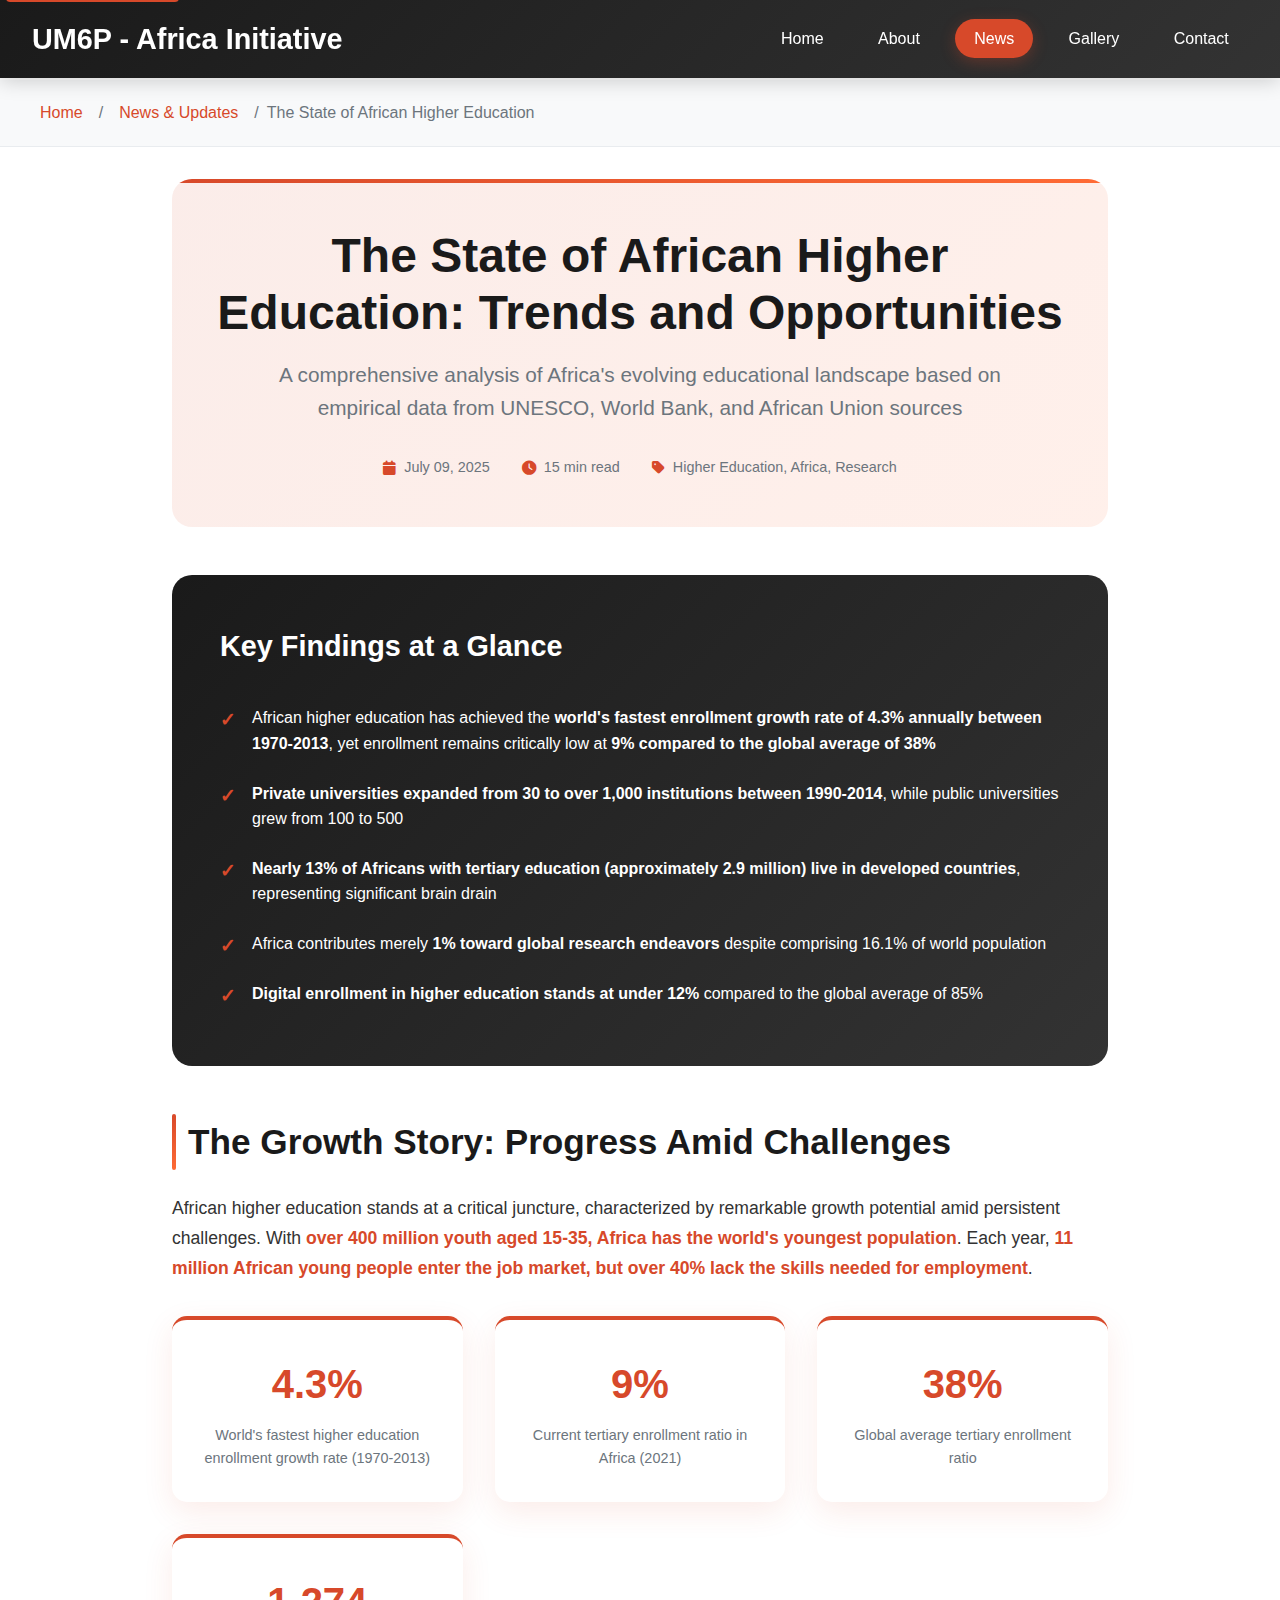
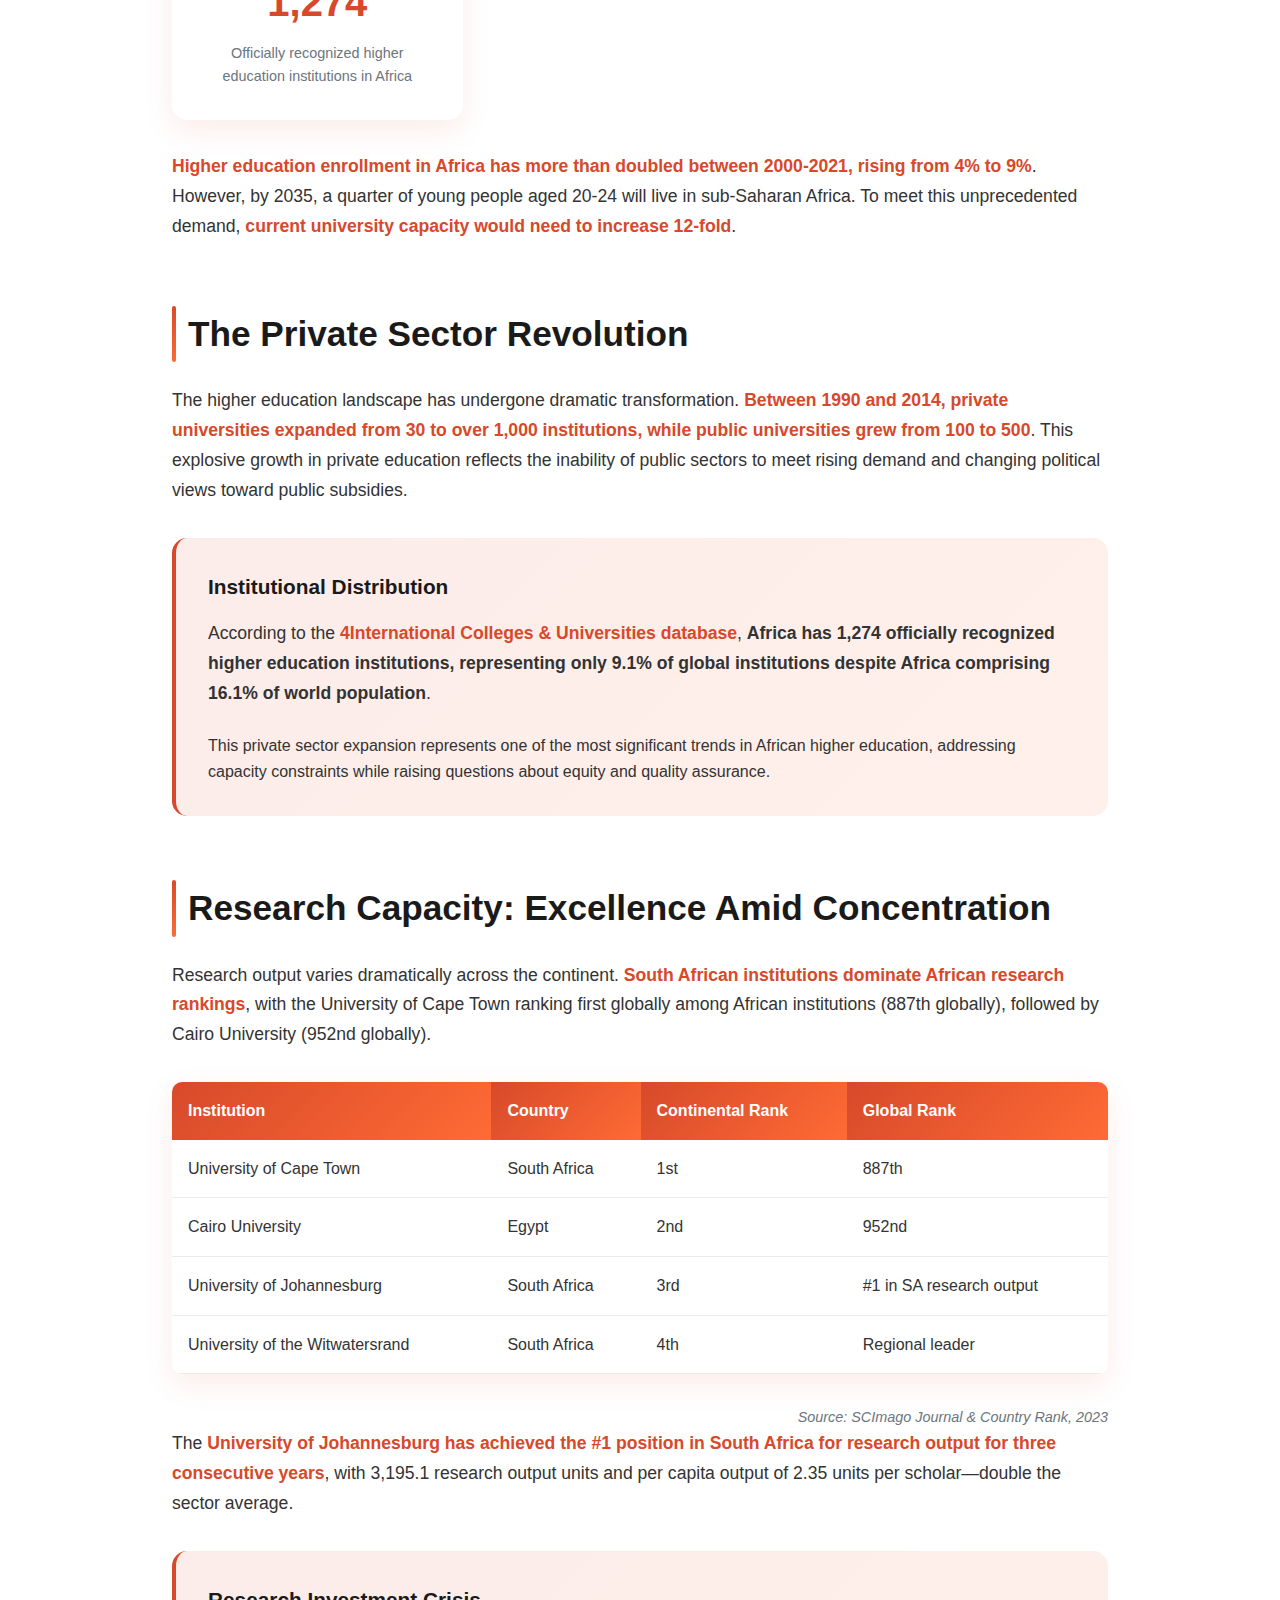
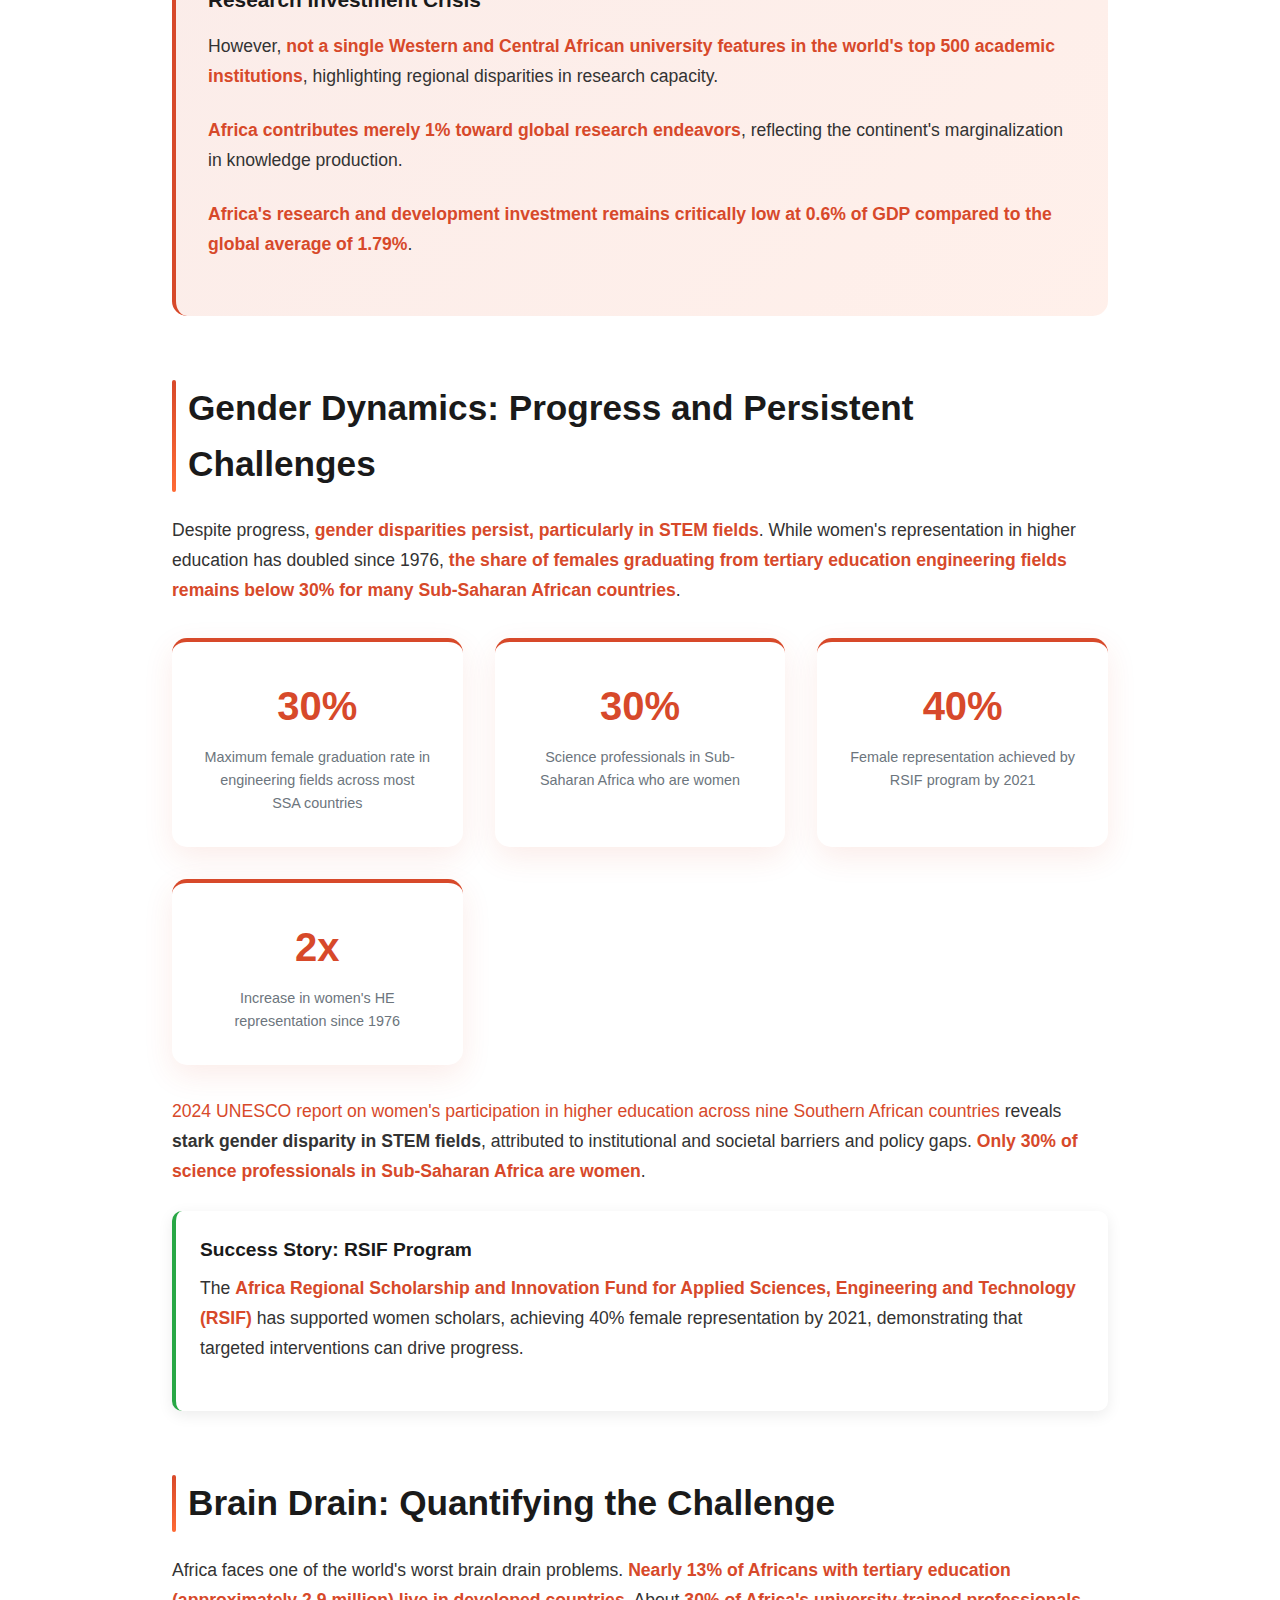
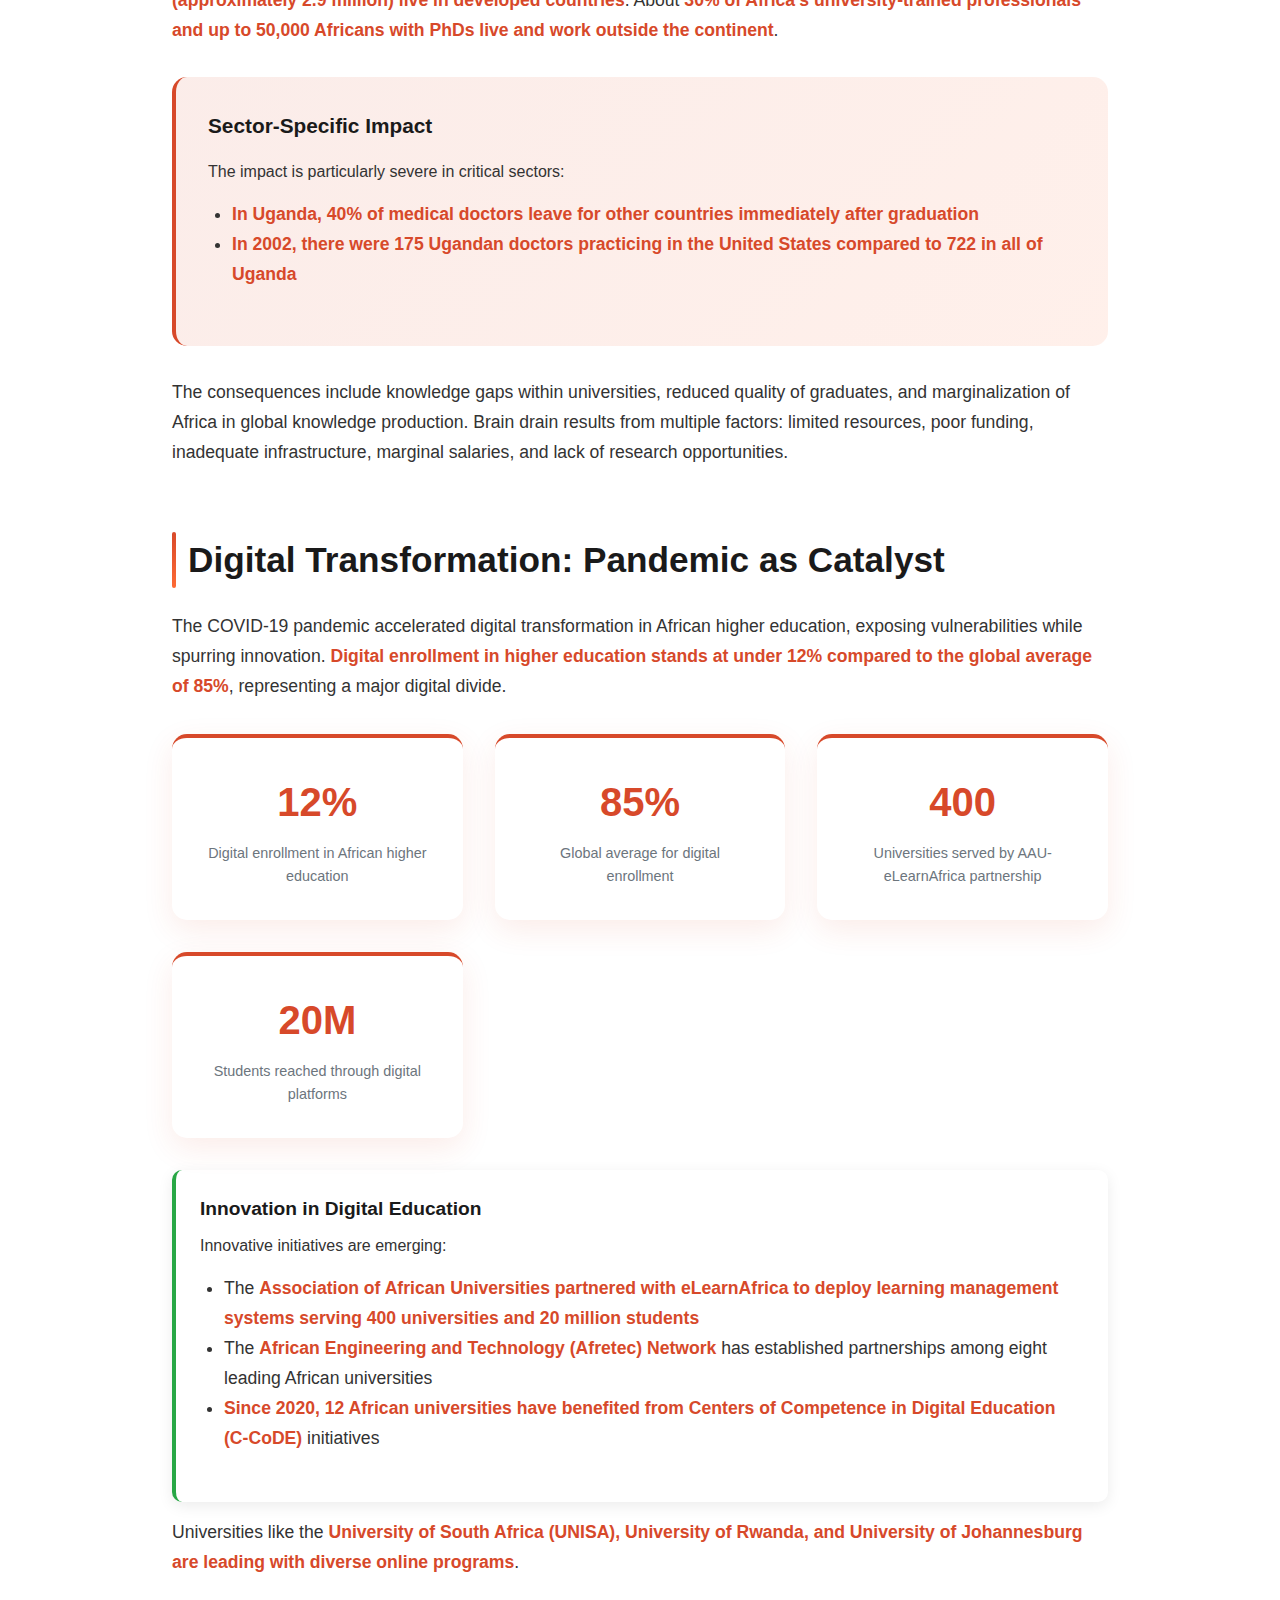
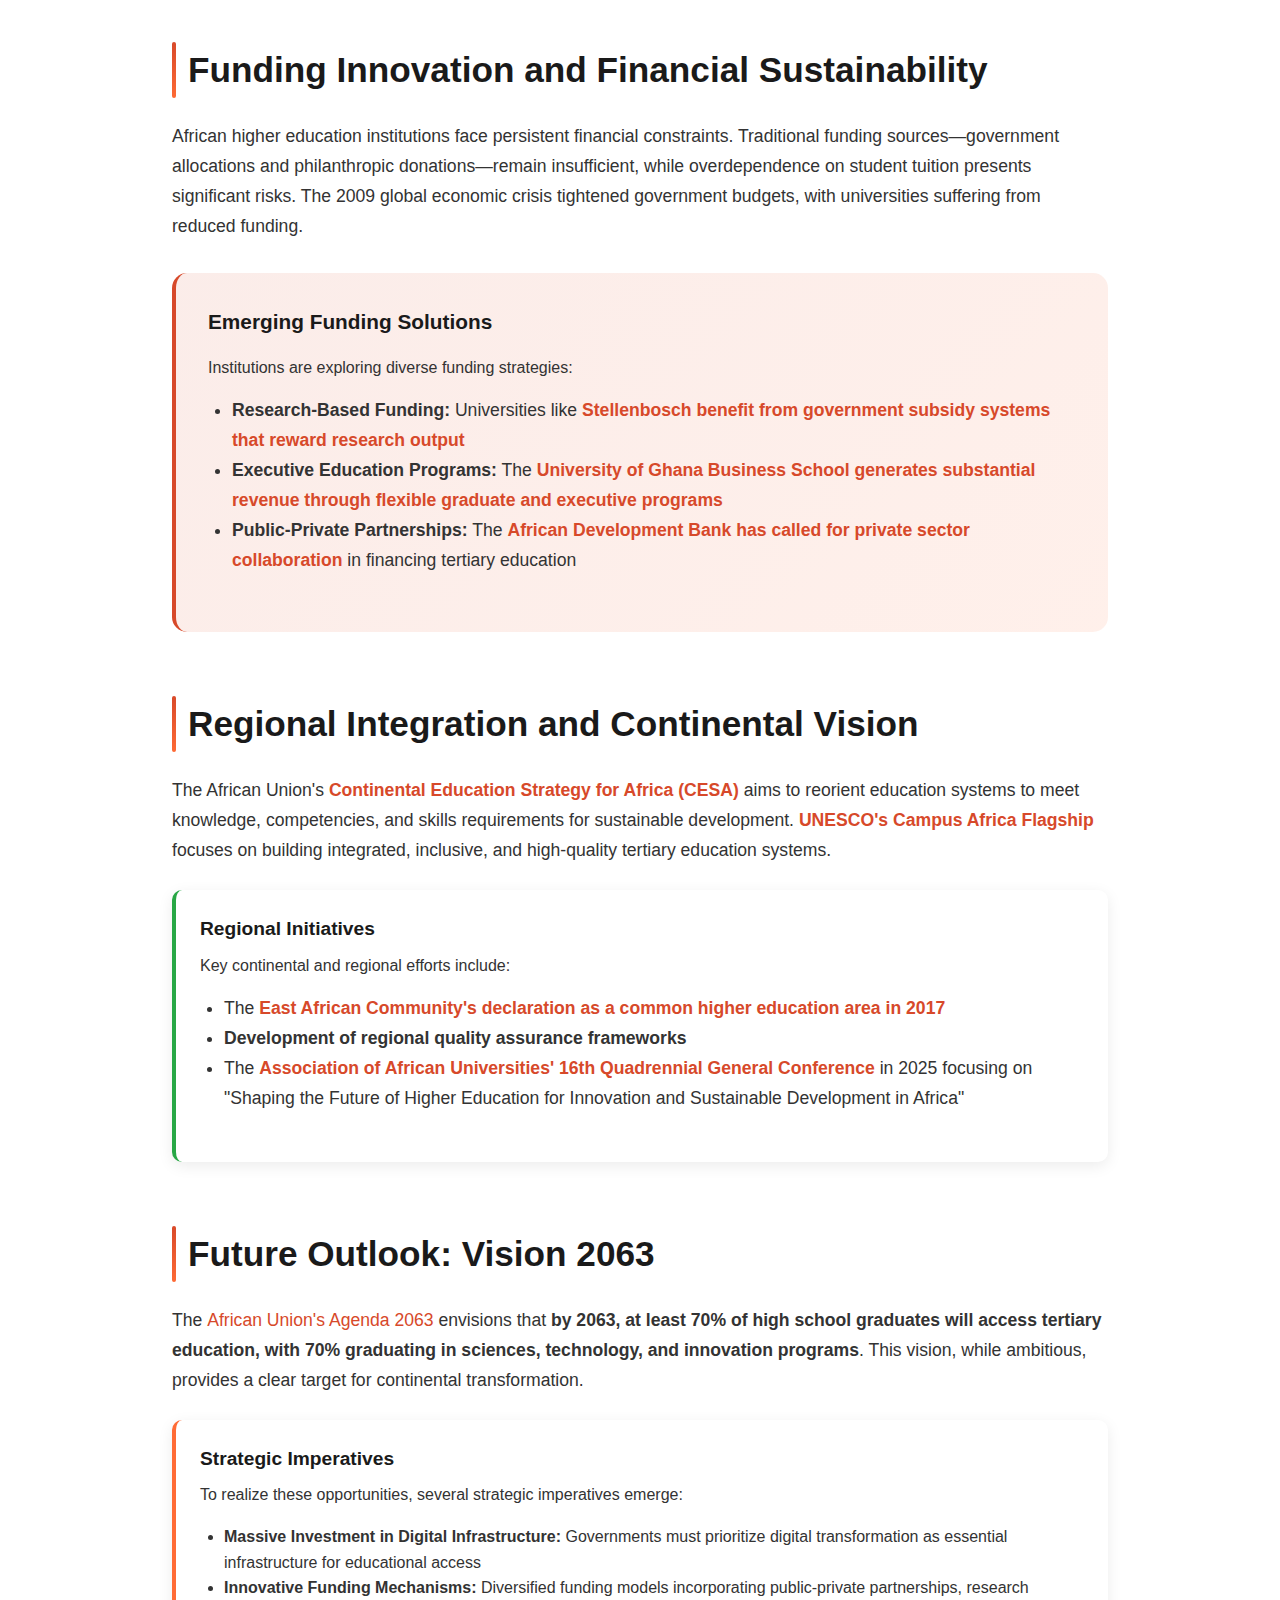
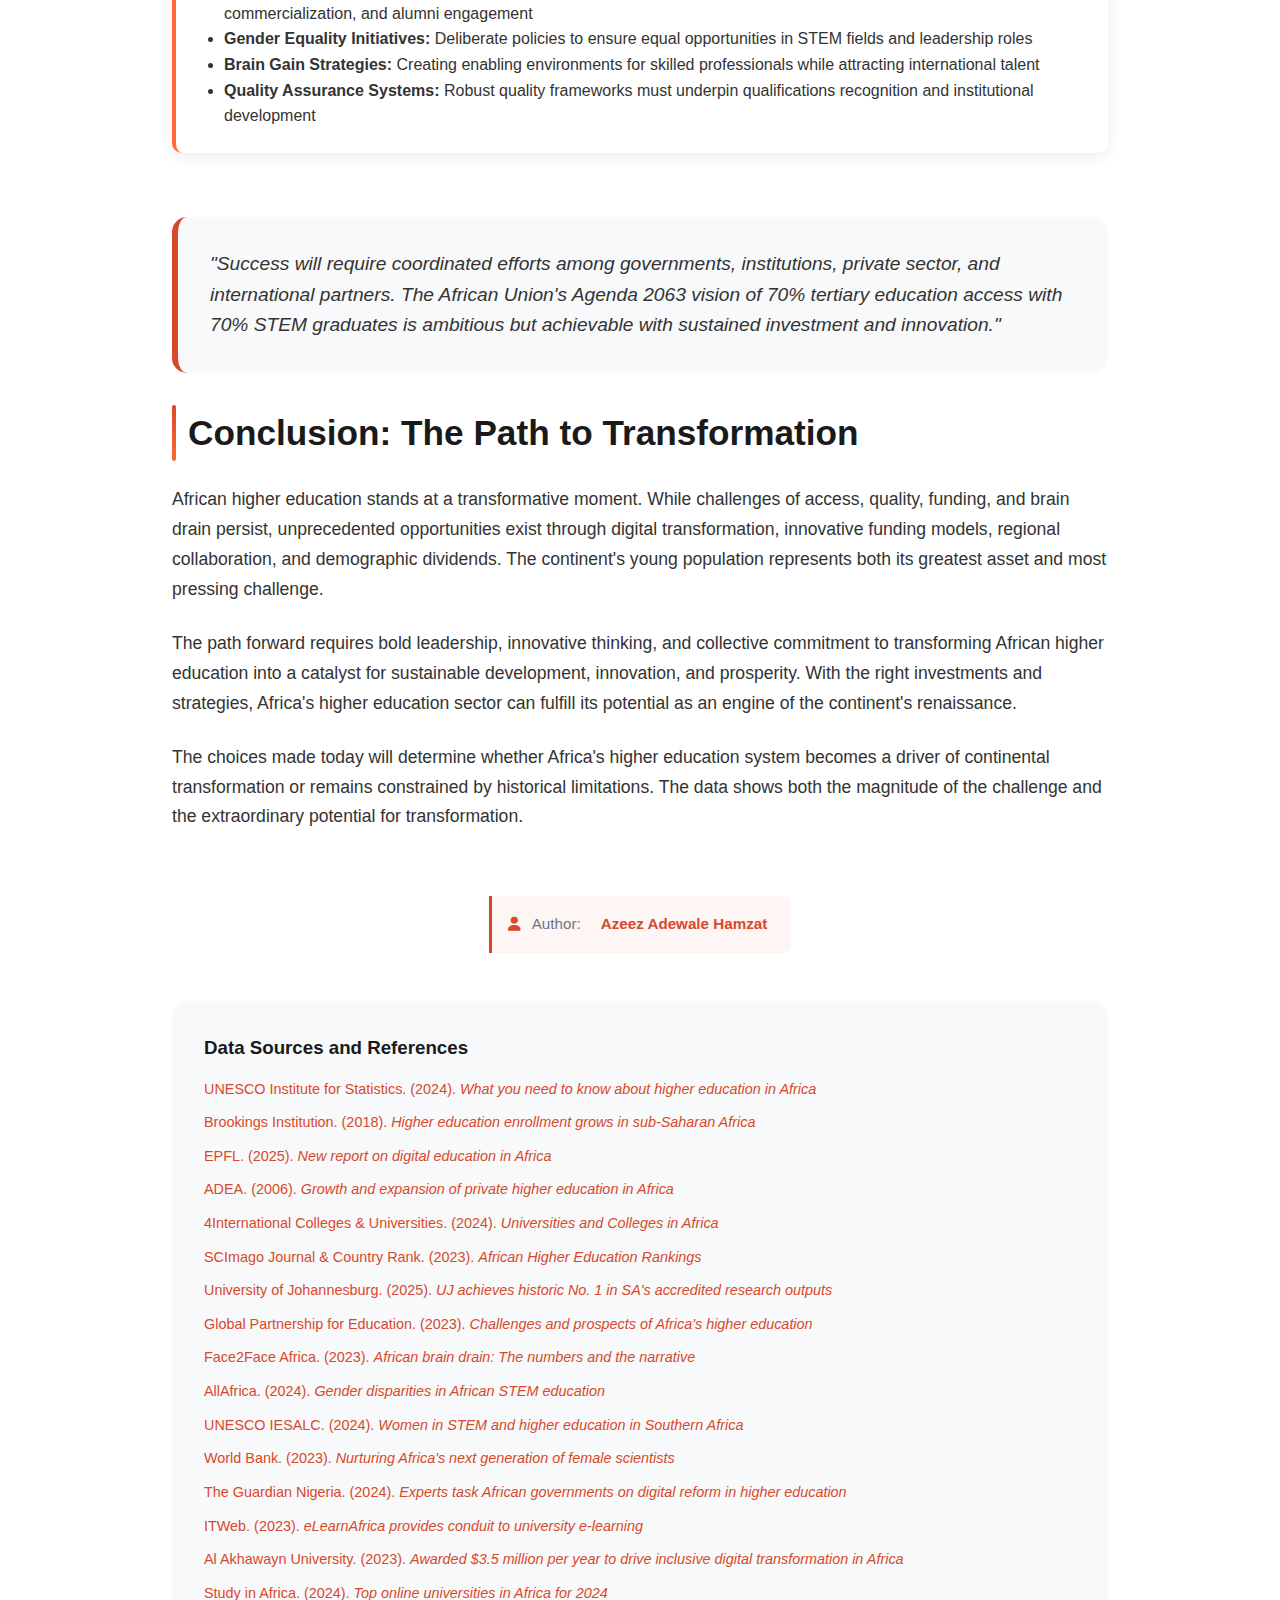
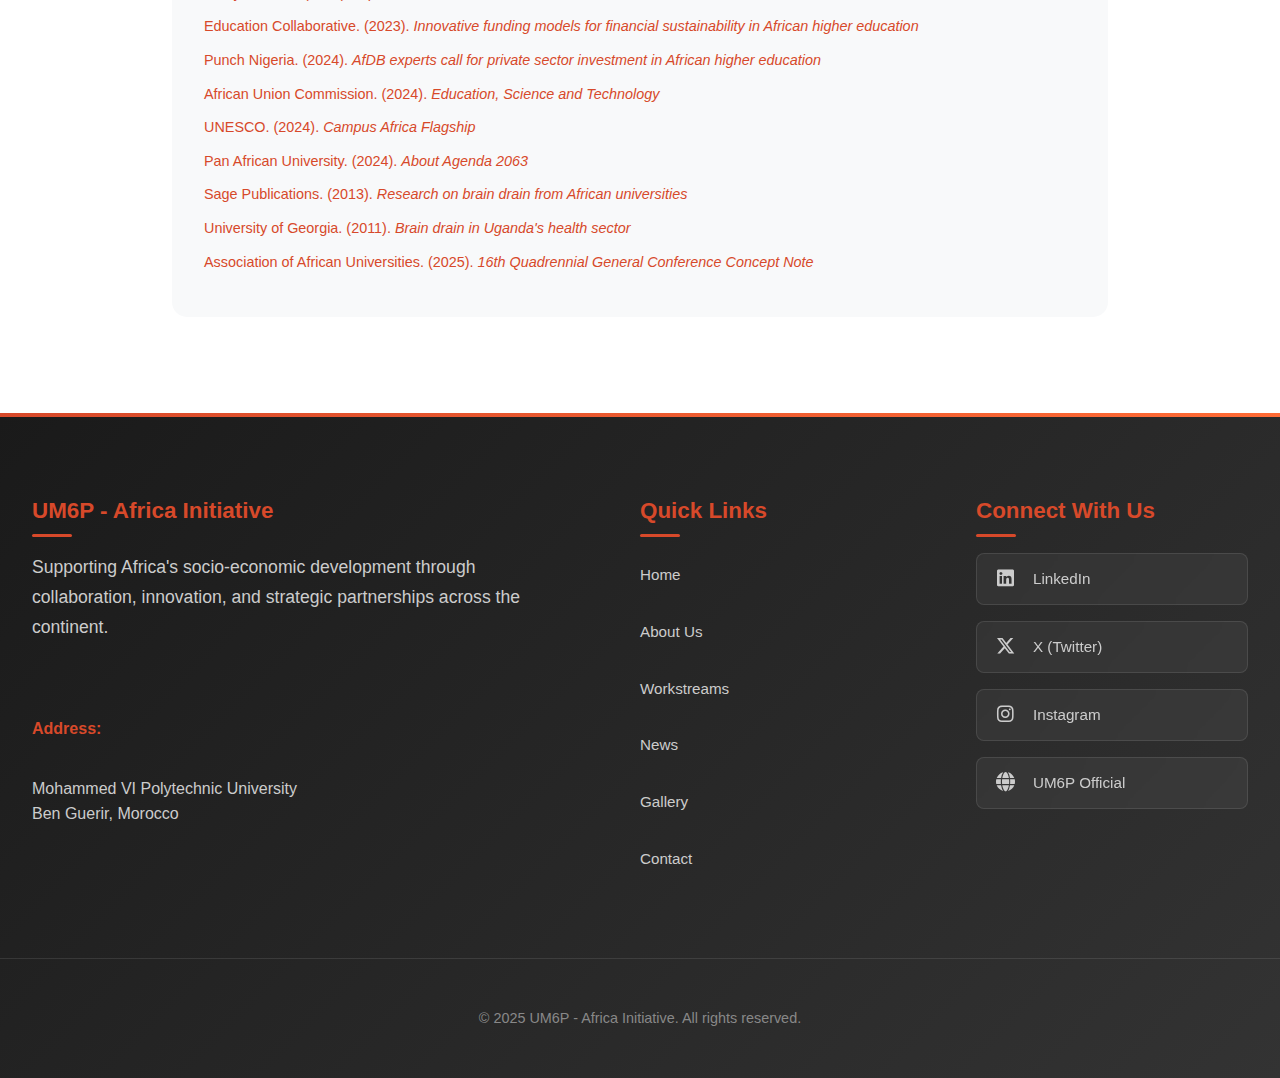
<file: african_higher_education.html>
<!DOCTYPE html>
<html lang="en">
<head>
    <meta charset="UTF-8">
    <meta name="viewport" content="width=device-width, initial-scale=1.0">
    <title>The State of African Higher Education: Trends and Opportunities - UM6P Africa Initiative</title>
    
    <!-- SEO and Meta Tags -->
    <meta name="description" content="A comprehensive analysis of Africa's evolving educational landscape based on empirical data from UNESCO, World Bank, and African Union sources.">
    <meta name="keywords" content="African higher education, tertiary enrollment, research capacity, brain drain, digital transformation, gender equity, UM6P">
    <meta name="author" content="Azeez Adewale Hamzat">
    <meta name="robots" content="index, follow">
    <meta name="theme-color" content="#D7492A">
    
    <!-- Open Graph tags -->
    <meta property="og:title" content="The State of African Higher Education: Trends and Opportunities">
    <meta property="og:description" content="A comprehensive analysis of Africa's evolving educational landscape based on empirical data">
    <meta property="og:type" content="article">
    <meta property="og:url" content="https://um6p-africa.ma/african-higher-education-trends">
    <meta property="og:image" content="https://um6p-africa.ma/images/blog/higher-education-trends.jpg">
    <meta property="og:site_name" content="UM6P Africa Initiative">
    
    <!-- Twitter Card tags -->
    <meta name="twitter:card" content="summary_large_image">
    <meta name="twitter:title" content="The State of African Higher Education: Trends and Opportunities">
    <meta name="twitter:description" content="A comprehensive analysis of Africa's evolving educational landscape">
    <meta name="twitter:image" content="https://um6p-africa.ma/images/blog/higher-education-trends.jpg">
    
    <!-- Preconnect to external domains -->
    <link rel="preconnect" href="https://cdnjs.cloudflare.com">
    <link rel="preconnect" href="https://fonts.googleapis.com">
    
    <!-- Stylesheets -->
    <link rel="stylesheet" href="https://cdnjs.cloudflare.com/ajax/libs/font-awesome/6.4.0/css/all.min.css">
    
    <style>
        /* CSS Variables and Base Styles */
        * {
            margin: 0;
            padding: 0;
            box-sizing: border-box;
        }

        :root {
            --primary-red: #D7492A;
            --primary-black: #1a1a1a;
            --primary-white: #ffffff;
            --light-gray: #f8f9fa;
            --medium-gray: #6c757d;
            --dark-gray: #333333;
            --accent-orange: #ff6b35;
            --shadow: 0 10px 30px rgba(215, 73, 42, 0.1);
            --hover-shadow: 0 20px 40px rgba(215, 73, 42, 0.2);
            --gradient-1: linear-gradient(135deg, #D7492A 0%, #ff6b35 100%);
            --gradient-2: linear-gradient(135deg, #1a1a1a 0%, #333333 100%);
            --gradient-3: linear-gradient(135deg, rgba(215, 73, 42, 0.1) 0%, rgba(255, 107, 53, 0.1) 100%);
            --vh: 1vh;
        }

        body {
            font-family: 'Segoe UI', Tahoma, Geneva, Verdana, sans-serif;
            line-height: 1.6;
            color: var(--dark-gray);
            overflow-x: hidden;
            opacity: 0;
            transition: opacity 0.3s ease;
        }

        body.loaded {
            opacity: 1;
        }

        /* Skip link for accessibility */
        .skip-link {
            position: absolute;
            top: -40px;
            left: 6px;
            background: var(--primary-red);
            color: white;
            padding: 8px;
            text-decoration: none;
            border-radius: 0 0 4px 4px;
            z-index: 9999;
            font-weight: 600;
        }

        .skip-link:focus {
            top: 0;
        }

        /* Header */
        .header {
            background: var(--gradient-2);
            color: var(--primary-white);
            padding: 1rem 0;
            position: fixed;
            width: 100%;
            top: 0;
            z-index: 1000;
            backdrop-filter: blur(10px);
            box-shadow: 0 2px 20px rgba(0,0,0,0.2);
            transition: all 0.3s ease;
        }

        .nav-container {
            max-width: 1400px;
            margin: 0 auto;
            display: flex;
            justify-content: space-between;
            align-items: center;
            padding: 0 2rem;
        }


        .logo {
            font-size: 1.8rem;
            font-weight: bold;
            display: flex;
            align-items: center;
            gap: 10px;
            color: var(--primary-white);
            cursor: pointer;
        }

        .logo a {
            color: var(--primary-white);
            text-decoration: none;
            display: flex;
            align-items: center;
            gap: 10px;
            transition: all 0.3s ease;
        }

        .logo a:hover {
            opacity: 0.9;
            transform: translateY(-1px);
        }

        .nav-menu {
            display: flex;
            list-style: none;
            gap: 1rem;
            align-items: center;
        }

        .nav-menu a {
            color: var(--primary-white);
            text-decoration: none;
            font-weight: 500;
            transition: all 0.3s ease;
            padding: 0.7rem 1.2rem;
            border-radius: 25px;
            position: relative;
            cursor: pointer;
        }

        .nav-menu a:hover, .nav-menu a.active {
            background: var(--primary-red);
            transform: translateY(-2px);
            box-shadow: 0 4px 15px rgba(215, 73, 42, 0.3);
        }

        /* Mobile menu hamburger button */
        .mobile-menu-btn {
            display: none;
            background: none;
            border: none;
            color: var(--primary-white);
            cursor: pointer;
            min-width: 44px;
            min-height: 44px;
            flex-direction: column;
            justify-content: center;
            align-items: center;
            gap: 4px;
            transition: all 0.3s ease;
        }

        .hamburger-line {
            width: 25px;
            height: 3px;
            background: var(--primary-white);
            transition: all 0.3s ease;
            border-radius: 2px;
        }

        /* Dropdown Menu Styles */
        .dropdown {
            position: relative;
        }

        .dropdown-toggle {
            display: flex;
            align-items: center;
            gap: 0.5rem;
        }

        .dropdown-toggle i {
            font-size: 0.8rem;
            transition: transform 0.3s ease;
        }

        .dropdown:hover .dropdown-toggle i,
        .dropdown-toggle[aria-expanded="true"] i {
            transform: rotate(180deg);
        }

        .dropdown-menu {
            display: none;
            position: absolute;
            top: 100%;
            left: 0;
            background-color: #000000;
            border: 1px solid #d7492a;
            border-radius: 5px;
            box-shadow: 0 4px 12px rgba(0, 0, 0, 0.2);
            min-width: 150px;
            z-index: 1000;
            opacity: 0;
            visibility: hidden;
            transform: translateY(-10px);
            transition: all 0.3s ease;
        }

        .dropdown:hover .dropdown-menu,
        .dropdown-toggle[aria-expanded="true"] + .dropdown-menu {
            display: block !important;
            opacity: 1;
            visibility: visible;
            transform: translateY(0);
        }

        .dropdown-menu li {
            margin: 0;
        }

        .dropdown-menu a {
            display: block;
            padding: 0.75rem 1rem;
            color: #FFFFFF;
            font-weight: 400;
            position: relative;
            transition: background-color 0.3s, color 0.3s;
            min-height: 44px;
            display: flex;
            align-items: center;
        }

        .dropdown-menu a:hover,
        .dropdown-menu a:focus,
        .dropdown-menu a.active {
            background-color: #d7492a;
            color: #FFFFFF;
            transform: none;
        }


        /* Page Container */
        .page-container {
            min-height: 100vh;
            padding-top: 80px;
        }

        /* Breadcrumb Navigation */
        .breadcrumb {
            background: var(--light-gray);
            padding: 1rem 0;
            border-bottom: 1px solid #e9ecef;
        }
        
        .breadcrumb-list {
            display: flex;
            align-items: center;
            gap: 0.5rem;
            list-style: none;
            margin: 0;
            padding: 0;
            max-width: 1400px;
            margin: 0 auto;
            padding: 0 2rem;
        }
        
        .breadcrumb-list li {
            display: flex;
            align-items: center;
        }
        
        .breadcrumb-list li:not(:last-child)::after {
            content: '/';
            margin-left: 0.5rem;
            color: var(--medium-gray);
        }
        
        .breadcrumb-list a {
            color: var(--primary-red);
            text-decoration: none;
            transition: color 0.3s ease;
            padding: 0.25rem 0.5rem;
            border-radius: 4px;
        }
        
        .breadcrumb-list a:hover {
            color: var(--accent-orange);
            background-color: rgba(215, 73, 42, 0.1);
        }
        
        .breadcrumb-list li[aria-current="page"] {
            color: var(--medium-gray);
            font-weight: 500;
        }

        /* Article Styles */
        .article-container {
            max-width: 1000px;
            margin: 0 auto;
            padding: 2rem;
            background: var(--primary-white);
        }

        .article-header {
            text-align: center;
            margin-bottom: 3rem;
            padding: 3rem 2rem;
            background: var(--gradient-3);
            border-radius: 20px;
            position: relative;
            overflow: hidden;
        }

        .article-header::before {
            content: '';
            position: absolute;
            top: 0;
            left: 0;
            right: 0;
            height: 4px;
            background: var(--gradient-1);
        }

        .article-title {
            font-size: 3rem;
            color: var(--primary-black);
            margin-bottom: 1rem;
            font-weight: 700;
            line-height: 1.2;
        }

        .article-subtitle {
            font-size: 1.3rem;
            color: var(--medium-gray);
            max-width: 800px;
            margin: 0 auto 2rem;
        }

        .article-meta {
            display: flex;
            justify-content: center;
            gap: 2rem;
            font-size: 0.9rem;
            color: var(--medium-gray);
            flex-wrap: wrap;
        }

        .meta-item {
            display: flex;
            align-items: center;
            gap: 0.5rem;
        }

        .meta-item i {
            color: var(--primary-red);
        }

        .section {
            margin-bottom: 4rem;
        }

        .section-title {
            font-size: 2.2rem;
            color: var(--primary-black);
            margin-bottom: 1.5rem;
            position: relative;
            padding-left: 1rem;
        }

        .section-title::before {
            content: '';
            position: absolute;
            left: 0;
            top: 0;
            bottom: 0;
            width: 4px;
            background: var(--gradient-1);
            border-radius: 2px;
        }

        .subsection-title {
            font-size: 1.5rem;
            color: var(--primary-black);
            margin: 2rem 0 1rem;
            font-weight: 600;
        }

        .content-text {
            font-size: 1.1rem;
            margin-bottom: 1.5rem;
            color: var(--dark-gray);
            line-height: 1.7;
        }

        .content-text a {
            color: var(--primary-red);
            text-decoration: none;
            font-weight: 500;
            transition: color 0.3s ease;
        }

        .content-text a:hover {
            color: var(--accent-orange);
            text-decoration: underline;
        }

        

        .highlight-box {
            background: var(--gradient-3);
            padding: 2rem;
            border-radius: 15px;
            margin: 2rem 0;
            border-left: 4px solid var(--primary-red);
        }

        .highlight-box h3 {
            color: var(--primary-black);
            margin-bottom: 1rem;
            font-size: 1.3rem;
        }

        .stats-grid {
            display: grid;
            grid-template-columns: repeat(auto-fit, minmax(250px, 1fr));
            gap: 2rem;
            margin: 2rem 0;
        }

        .stat-card {
            background: var(--primary-white);
            padding: 2rem;
            border-radius: 15px;
            text-align: center;
            box-shadow: var(--shadow);
            border-top: 4px solid var(--primary-red);
            transition: all 0.3s ease;
        }

        .stat-card:hover {
            transform: translateY(-5px);
            box-shadow: var(--hover-shadow);
        }

        .stat-number {
            font-size: 2.5rem;
            font-weight: bold;
            color: var(--primary-red);
            margin-bottom: 0.5rem;
        }

        .stat-label {
            color: var(--medium-gray);
            font-weight: 500;
            font-size: 0.9rem;
        }

        .data-table {
            width: 100%;
            border-collapse: collapse;
            margin: 2rem 0;
            background: var(--primary-white);
            border-radius: 10px;
            overflow: hidden;
            box-shadow: var(--shadow);
        }

        .data-table th {
            background: var(--gradient-1);
            color: var(--primary-white);
            padding: 1rem;
            text-align: left;
            font-weight: 600;
        }

        .data-table td {
            padding: 1rem;
            border-bottom: 1px solid #e9ecef;
        }

        .data-table tr:hover {
            background: var(--light-gray);
        }

        .quote-block {
            background: var(--light-gray);
            padding: 2rem;
            border-radius: 15px;
            border-left: 6px solid var(--primary-red);
            margin: 2rem 0;
            font-style: italic;
            font-size: 1.2rem;
            color: var(--dark-gray);
        }

        .data-source {
            font-size: 0.9rem;
            color: var(--medium-gray);
            font-style: italic;
            margin-top: 0.5rem;
            text-align: right;
        }

        .challenge-item, .opportunity-item {
            background: var(--primary-white);
            padding: 1.5rem;
            margin: 1rem 0;
            border-radius: 10px;
            box-shadow: 0 4px 15px rgba(0, 0, 0, 0.08);
        }

        .challenge-item {
            border-left: 4px solid var(--accent-orange);
        }

        .opportunity-item {
            border-left: 4px solid #28a745;
        }

        .challenge-item h4, .opportunity-item h4 {
            color: var(--primary-black);
            margin-bottom: 0.5rem;
            font-size: 1.2rem;
        }

        .key-findings {
            background: var(--gradient-2);
            color: var(--primary-white);
            padding: 3rem;
            border-radius: 20px;
            margin: 3rem 0;
        }

        .key-findings h3 {
            color: var(--primary-white);
            margin-bottom: 1.5rem;
            font-size: 1.8rem;
        }

        .findings-list {
            list-style: none;
            padding: 0;
        }

        .findings-list li {
            padding: 0.75rem 0;
            padding-left: 2rem;
            position: relative;
        }

        .findings-list li::before {
            content: '✓';
            position: absolute;
            left: 0;
            color: var(--primary-red);
            font-weight: bold;
            font-size: 1.2rem;
        }

        .regional-comparison {
            display: grid;
            grid-template-columns: repeat(auto-fit, minmax(200px, 1fr));
            gap: 1.5rem;
            margin: 2rem 0;
        }

        .region-card {
            background: var(--primary-white);
            padding: 1.5rem;
            border-radius: 15px;
            text-align: center;
            box-shadow: var(--shadow);
            border: 2px solid transparent;
            transition: all 0.3s ease;
        }

        .region-card:hover {
            border-color: var(--primary-red);
            transform: translateY(-3px);
        }

        .region-name {
            font-weight: 600;
            color: var(--primary-black);
            margin-bottom: 0.5rem;
        }

        .region-stat {
            font-size: 1.5rem;
            font-weight: bold;
            color: var(--primary-red);
        }

        .methodology-note {
            background: #fff3cd;
            border: 1px solid #ffeaa7;
            color: #856404;
            padding: 1rem;
            border-radius: 8px;
            margin: 1rem 0;
            font-size: 0.9rem;
        }

        .references {
            background: var(--light-gray);
            padding: 2rem;
            border-radius: 15px;
            margin-top: 3rem;
        }

        .references h3 {
            color: var(--primary-black);
            margin-bottom: 1rem;
        }

        .reference-item {
            margin-bottom: 0.75rem;
            font-size: 0.9rem;
            color: var(--dark-gray);
            line-height: 1.5;
        }

        .reference-item a {
            color: var(--primary-red);
            text-decoration: none;
            font-weight: 500;
        }

        .author-attribution {
            display: flex;
            align-items: center;
            justify-content: center; /* Centers the content */
            gap: 0.5rem;
            margin: 1rem auto; /* Centers the container and adds auto margins */
            padding: 0.75rem 1rem;
            background: rgba(215, 73, 42, 0.05);
            border-left: 3px solid var(--primary-red);
            border-radius: 0 8px 8px 0;
            font-size: 0.95rem;
            transition: all 0.3s ease;
            max-width: fit-content; /* Only takes up needed space */
        }

        .author-attribution:hover {
            background: rgba(215, 73, 42, 0.08);
            transform: translateX(2px);
        }

        .author-attribution i {
            color: var(--primary-red);
            font-size: 0.9rem;
            min-width: 16px;
        }

        .author-label {
            color: var(--medium-gray);
            font-weight: 500;
            margin-right: 0.25rem;
        }

        .author-attribution a {
            color: var(--primary-red);
            text-decoration: none;
            font-weight: 600;
            padding: 0.25rem 0.5rem;
            border-radius: 4px;
            transition: all 0.3s ease;
            position: relative;
        }

        .author-attribution a:hover,
        .author-attribution a:focus {
            color: var(--accent-orange);
            background-color: rgba(215, 73, 42, 0.1);
            text-decoration: underline;
            transform: translateY(-1px);
        }

        .author-attribution a:visited {
            color: #a53b2a;
        }

        .author-attribution a:visited:hover {
            color: var(--accent-orange);
        }

        .author-attribution a::after {
            content: "";
            position: absolute;
            bottom: 0;
            left: 50%;
            width: 0;
            height: 2px;
            background: var(--gradient-1);
            transition: all 0.3s ease;
            transform: translateX(-50%);
        }

        .author-attribution a:hover::after {
            width: 100%;
        }

        /* Mobile responsiveness */
        @media (max-width: 480px) {
            .author-attribution {
                font-size: 0.9rem;
                padding: 0.6rem 0.8rem;
                gap: 0.4rem;
            }
            
            .author-attribution a {
                padding: 0.2rem 0.4rem;
            }
        }

        .reference-item a:hover {
            text-decoration: underline;
        }

        .cta-section {
            background: var(--gradient-1);
            color: var(--primary-white);
            padding: 3rem;
            border-radius: 20px;
            text-align: center;
            margin: 3rem 0;
        }

        .cta-section h3 {
            margin-bottom: 1rem;
            font-size: 1.8rem;
        }

        .cta-button {
            display: inline-block;
            background: var(--primary-white);
            color: var(--primary-red);
            padding: 1rem 2rem;
            border-radius: 50px;
            text-decoration: none;
            font-weight: 600;
            margin-top: 1rem;
            transition: all 0.3s ease;
        }

        .cta-button:hover {
            transform: translateY(-2px);
            box-shadow: 0 8px 25px rgba(0, 0, 0, 0.2);
        }

        /* Footer */
        .footer {
            background: var(--gradient-2);
            color: var(--primary-white);
            padding: 5rem 0 2rem;
            position: relative;
            margin-top: 4rem;
            /* Performance optimization */
            contain: layout;
        }

        .footer::before {
            content: '';
            position: absolute;
            top: 0;
            left: 0;
            right: 0;
            height: 4px;
            background: var(--gradient-1);
        }

        .footer-content {
            max-width: 1400px;
            margin: 0 auto;
            padding: 0 2rem;
            display: grid;
            grid-template-columns: 2fr 1fr 1fr;
            gap: 4rem;
            align-items: start;
        }

        .footer-section {
            line-height: 1.6;
        }

        .footer-section h3 {
            color: var(--primary-red);
            margin-bottom: 1.5rem;
            font-size: 1.4rem;
            font-weight: 700;
            position: relative;
        }

        .footer-section h3::after {
            content: '';
            position: absolute;
            bottom: -8px;
            left: 0;
            width: 40px;
            height: 3px;
            background: var(--primary-red);
            border-radius: 2px;
        }

        .footer-section p {
            color: #ccc;
            line-height: 1.7;
            margin-bottom: 1.5rem;
            font-size: 1rem;
        }

        .footer-section a {
            color: #ccc;
            text-decoration: none;
            transition: all 0.3s ease;
            display: flex;
            align-items: center;
            margin-bottom: 0.8rem;
            cursor: pointer;
            min-height: 44px;
            padding: 0.5rem 0;
            border-radius: 4px;
            position: relative;
            font-size: 0.95rem;
        }

        .footer-section a:hover {
            color: var(--primary-red);
            transform: translateX(5px);
            background: rgba(215, 73, 42, 0.1);
            padding-left: 10px;
        }

        .footer-section a i {
            margin-right: 0.8rem;
            width: 20px;
            text-align: center;
            font-size: 1.1rem;
            transition: transform 0.3s ease;
        }

        .footer-section a:hover i {
            transform: scale(1.2);
            color: var(--primary-red);
        }

        /* First footer section (company info) specific styling */
        .footer-section:first-child {
            max-width: none;
        }

        .footer-section:first-child p {
            font-size: 1.1rem;
            margin-bottom: 2rem;
        }

        .footer-section:first-child address {
            font-style: normal;
            color: #ccc;
            line-height: 1.6;
            margin-top: 1rem;
        }

        .footer-section:first-child strong {
            color: var(--primary-red);
            display: block;
            margin-bottom: 0.5rem;
            font-weight: 600;
        }

        /* Social media links styling */
        .footer-section:last-child a {
            background: rgba(255, 255, 255, 0.05);
            border: 1px solid rgba(255, 255, 255, 0.1);
            border-radius: 8px;
            padding: 0.8rem 1rem;
            margin-bottom: 1rem;
            transition: all 0.3s ease;
            backdrop-filter: blur(10px);
        }

        .footer-section:last-child a:hover {
            background: var(--primary-red);
            border-color: var(--primary-red);
            transform: translateY(-2px);
            box-shadow: 0 8px 20px rgba(215, 73, 42, 0.3);
            padding-left: 1rem;
        }

        .footer-section:last-child a i {
            margin-right: 1rem;
            width: 24px;
            font-size: 1.2rem;
        }

        .footer-bottom {
            border-top: 1px solid rgba(255, 255, 255, 0.1);
            padding-top: 2rem;
            margin-top: 4rem;
            text-align: center;
            color: #888;
            font-size: 0.9rem;
        }

        .footer-bottom p {
            margin: 0;
            padding: 1rem 0;
        }

        /* Responsive Design */
        @media (max-width: 1024px) {
            .stats-grid {
                grid-template-columns: repeat(2, 1fr);
            }
            
            .regional-comparison {
                grid-template-columns: repeat(3, 1fr);
            }

            /* Footer adjustments for tablet */
            .footer-content {
                grid-template-columns: 1fr 1fr;
                gap: 3rem;
            }

            .footer-section:first-child {
                grid-column: 1 / -1;
                text-align: center;
                margin-bottom: 1rem;
            }

            .footer-section:first-child h3::after {
                left: 50%;
                transform: translateX(-50%);
            }
        }

        @media (max-width: 768px) {
            /* Navigation */
            .nav-container {
                padding: 0 1rem;
            }
            
            .nav-menu {
                display: none;
                position: absolute;
                top: 100%;
                left: 0;
                right: 0;
                background: var(--primary-black);
                flex-direction: column;
                padding: 2rem 1rem;
                gap: 0.5rem;
                box-shadow: 0 4px 20px rgba(0,0,0,0.3);
                border-radius: 0 0 15px 15px;
            }
            
            .nav-menu.active {
                display: flex;
            }
            
            .mobile-menu-btn {
                display: flex;
            }
            
            .logo {
                font-size: 1.4rem;
            }

            /* Article */
            .article-container {
                padding: 1rem;
            }

            .article-title {
                font-size: 2.2rem;
            }

            .article-subtitle {
                font-size: 1.1rem;
            }

            .section-title {
                font-size: 1.8rem;
            }

            .stats-grid {
                grid-template-columns: 1fr;
                gap: 1rem;
            }

            .regional-comparison {
                grid-template-columns: repeat(2, 1fr);
            }

            .article-meta {
                flex-direction: column;
                gap: 1rem;
            }

            .data-table {
                font-size: 0.9rem;
            }

            .highlight-box,
            .key-findings,
            .cta-section {
                padding: 1.5rem;
            }

            /* Footer */
            .footer {
                padding: 4rem 0 2rem;
            }

            .footer-content {
                grid-template-columns: 1fr;
                gap: 2.5rem;
                text-align: center;
                padding: 0 1rem;
            }
            
            .footer-section h3 {
                font-size: 1.3rem;
                text-align: center;
            }

            .footer-section h3::after {
                left: 50%;
                transform: translateX(-50%);
            }

            .footer-section:first-child {
                text-align: center;
            }

            .footer-section:first-child address {
                text-align: center;
                font-size: 0.95rem;
            }

            .footer-section a {
                justify-content: center;
                text-align: center;
                margin-bottom: 0.6rem;
                font-size: 0.9rem;
            }

            .footer-section:last-child a {
                padding: 0.8rem;
                margin-bottom: 0.8rem;
            }
            
            .footer-section {
                padding: 1rem 0;
            }

            .footer-bottom {
                margin-top: 3rem;
                padding-top: 1.5rem;
            }

            .footer-bottom p {
                font-size: 0.85rem;
            }
        }

        @media (max-width: 480px) {
            .regional-comparison {
                grid-template-columns: 1fr;
            }

            .article-title {
                font-size: 1.8rem;
            }

            .section-title {
                font-size: 1.5rem;
            }

            /* Footer */
            .footer {
                padding: 4rem 0 2rem;
            }

            .footer-content {
                grid-template-columns: 1fr;
                gap: 2.5rem;
                text-align: center;
                padding: 0 1rem;
            }
            
            .footer-section h3 {
                font-size: 1.3rem;
                text-align: center;
            }

            .footer-section h3::after {
                left: 50%;
                transform: translateX(-50%);
            }

            .footer-section:first-child {
                text-align: center;
            }

            .footer-section:first-child address {
                text-align: center;
                font-size: 0.95rem;
            }

            .footer-section a {
                justify-content: center;
                text-align: center;
                margin-bottom: 0.6rem;
                font-size: 0.9rem;
            }

            .footer-section:last-child a {
                padding: 0.8rem;
                margin-bottom: 0.8rem;
            }
            
            .footer-section {
                padding: 1rem 0;
            }

            .footer-bottom {
                margin-top: 3rem;
                padding-top: 1.5rem;
            }

            .footer-bottom p {
                font-size: 0.85rem;
            }
        }

        .sr-only {
            position: absolute;
            width: 1px;
            height: 1px;
            padding: 0;
            margin: -1px;
            overflow: hidden;
            clip: rect(0, 0, 0, 0);
            white-space: nowrap;
            border: 0;
        }
    </style>
</head>
<body>
    <!-- Skip Link for Accessibility -->
    <a href="#main-content" class="skip-link">Skip to main content</a>
    
    <!-- Header -->
    <header class="header" role="banner">
        <div class="nav-container">
            <div class="logo">
                <a href="index.html" aria-label="UM6P Africa Initiative Homepage">
                    UM6P - Africa Initiative
                </a>
            </div>
            <nav role="navigation" aria-label="Main navigation">
                <ul class="nav-menu">
                    <li><a href="index.html">Home</a></li>
                    <li><a href="index.html#about">About</a></li>
                    <li><a href="news.html" class="active" aria-current="page">News</a></li>
                    <li><a href="gallery.html">Gallery</a></li>
                    <li><a href="index.html#contact">Contact</a></li>

                    <!-- Dropdown for UM6P Links -->
                    <!-- <li class="dropdown">
                        <a href="#" class="dropdown-toggle" aria-expanded="false" aria-haspopup="true">
                            Explore UM6P <i class="fas fa-chevron-down" aria-hidden="true"></i>
                        </a>
                        <ul class="dropdown-menu" role="menu">
                            <li role="none"><a href="https://www.um6p.ma/en" target="_blank" rel="noopener" role="menuitem">UM6P Official</a></li>
                            <li role="none"><a href="https://timesofum6p.com/" target="_blank" rel="noopener" role="menuitem">Times of UM6P</a></li>
                        </ul>
                    </li> -->
                </ul>
                <button class="mobile-menu-btn" onclick="toggleMobileMenu()" aria-label="Toggle mobile menu" aria-expanded="false">
                    <span class="hamburger-line"></span>
                    <span class="hamburger-line"></span>
                    <span class="hamburger-line"></span>
                </button>
            </nav>
        </div>
    </header>

    <div class="page-container">
        <!-- Breadcrumb Navigation -->
        <nav aria-label="Breadcrumb" class="breadcrumb">
            <ol class="breadcrumb-list">
                <li><a href="index.html">Home</a></li>
                <li><a href="news.html">News & Updates</a></li>
                <li aria-current="page">The State of African Higher Education</li>
            </ol>
        </nav>

        <main id="main-content">
            <div class="article-container">
                <header class="article-header">
                    <h1 class="article-title">The State of African Higher Education: Trends and Opportunities</h1>
                    <p class="article-subtitle">A comprehensive analysis of Africa's evolving educational landscape based on empirical data from UNESCO, World Bank, and African Union sources</p>
                    <div class="article-meta">
                        <div class="meta-item">
                            <i class="fas fa-calendar" aria-hidden="true"></i>
                            <span>July 09, 2025</span>
                        </div>
                        <div class="meta-item">
                            <i class="fas fa-clock" aria-hidden="true"></i>
                            <span>15 min read</span>
                        </div>
                        <div class="meta-item">
                            <i class="fas fa-tag" aria-hidden="true"></i>
                            <span>Higher Education, Africa, Research</span>
                        </div>
                        
                    </div>
                </header>

                <div class="key-findings">
                    <h3>Key Findings at a Glance</h3>
                    <ul class="findings-list">
                        <li>African higher education has achieved the <strong>world's fastest enrollment growth rate of 4.3% annually between 1970-2013</strong>, yet enrollment remains critically low at <strong>9% compared to the global average of 38%</strong></li>
                        <li><strong>Private universities expanded from 30 to over 1,000 institutions between 1990-2014</strong>, while public universities grew from 100 to 500</li>
                        <li><strong>Nearly 13% of Africans with tertiary education (approximately 2.9 million) live in developed countries</strong>, representing significant brain drain</li>
                        <li>Africa contributes merely <strong>1% toward global research endeavors</strong> despite comprising 16.1% of world population</li>
                        <li><strong>Digital enrollment in higher education stands at under 12%</strong> compared to the global average of 85%</li>
                    </ul>
                </div>

                <section class="section">
                    <h2 class="section-title">The Growth Story: Progress Amid Challenges</h2>
                    
                    <p class="content-text">
                        African higher education stands at a critical juncture, characterized by remarkable growth potential amid persistent challenges. With <a href="https://www.unesco.org/en/articles/what-you-need-know-about-higher-education-africa" target="_blank" rel="noopener"><strong>over 400 million youth aged 15-35, Africa has the world's youngest population</strong></a>. Each year, <a href="https://www.unesco.org/en/articles/what-you-need-know-about-higher-education-africa" target="_blank" rel="noopener"><strong>11 million African young people enter the job market, but over 40% lack the skills needed for employment</strong></a>.
                    </p>

                    <div class="stats-grid">
                        <div class="stat-card">
                            <div class="stat-number">4.3%</div>
                            <div class="stat-label">World's fastest higher education enrollment growth rate (1970-2013)</div>
                        </div>
                        <div class="stat-card">
                            <div class="stat-number">9%</div>
                            <div class="stat-label">Current tertiary enrollment ratio in Africa (2021)</div>
                        </div>
                        <div class="stat-card">
                            <div class="stat-number">38%</div>
                            <div class="stat-label">Global average tertiary enrollment ratio</div>
                        </div>
                        <div class="stat-card">
                            <div class="stat-number">1,274</div>
                            <div class="stat-label">Officially recognized higher education institutions in Africa</div>
                        </div>
                    </div>

                    <p class="content-text">
                        <a href="https://www.unesco.org/en/articles/what-you-need-know-about-higher-education-africa" target="_blank" rel="noopener"><strong>Higher education enrollment in Africa has more than doubled between 2000-2021, rising from 4% to 9%</strong></a>. However, by 2035, a quarter of young people aged 20-24 will live in sub-Saharan Africa. To meet this unprecedented demand, <a href="https://actu.epfl.ch/news/new-report-on-digital-education-in-africa/" target="_blank" rel="noopener"><strong>current university capacity would need to increase 12-fold</strong></a>.
                    </p>
                </section>

                <section class="section">
                    <h2 class="section-title">The Private Sector Revolution</h2>
                    
                    <p class="content-text">
                        The higher education landscape has undergone dramatic transformation. <a href="https://www.adeanet.org/clearinghouse/sites/default/files/docs/adea_06_priv_higher_en.pdf" target="_blank" rel="noopener"><strong>Between 1990 and 2014, private universities expanded from 30 to over 1,000 institutions, while public universities grew from 100 to 500</strong></a>. This explosive growth in private education reflects the inability of public sectors to meet rising demand and changing political views toward public subsidies.
                    </p>

                    <div class="highlight-box">
                        <h3>Institutional Distribution</h3>
                        <p class="content-text">According to the <a href="https://www.4icu.org/Africa/" target="_blank" rel="noopener"><strong>4International Colleges & Universities database</strong></a>, <strong>Africa has 1,274 officially recognized higher education institutions, representing only 9.1% of global institutions despite Africa comprising 16.1% of world population</strong>.</p>
                        <p>This private sector expansion represents one of the most significant trends in African higher education, addressing capacity constraints while raising questions about equity and quality assurance.</p>
                    </div>
                </section>

                <section class="section">
                    <h2 class="section-title">Research Capacity: Excellence Amid Concentration</h2>
                    
                    <p class="content-text">
                        Research output varies dramatically across the continent. <a href="https://www.scimagoir.com/rankings.php?country=Africa&sector=Higher+educ." target="_blank" rel="noopener"><strong>South African institutions dominate African research rankings</strong></a>, with the University of Cape Town ranking first globally among African institutions (887th globally), followed by Cairo University (952nd globally).
                    </p>

                    <table class="data-table">
                        <thead>
                            <tr>
                                <th>Institution</th>
                                <th>Country</th>
                                <th>Continental Rank</th>
                                <th>Global Rank</th>
                            </tr>
                        </thead>
                        <tbody>
                            <tr>
                                <td>University of Cape Town</td>
                                <td>South Africa</td>
                                <td>1st</td>
                                <td>887th</td>
                            </tr>
                            <tr>
                                <td>Cairo University</td>
                                <td>Egypt</td>
                                <td>2nd</td>
                                <td>952nd</td>
                            </tr>
                            <tr>
                                <td>University of Johannesburg</td>
                                <td>South Africa</td>
                                <td>3rd</td>
                                <td>#1 in SA research output</td>
                            </tr>
                            <tr>
                                <td>University of the Witwatersrand</td>
                                <td>South Africa</td>
                                <td>4th</td>
                                <td>Regional leader</td>
                            </tr>
                        </tbody>
                    </table>
                    <div class="data-source">Source: SCImago Journal & Country Rank, 2023</div>

                    <p class="content-text">
                        The <a href="https://news.uj.ac.za/news/uj-achieves-historic-no-1-in-sas-accredited-research-outputs-for-the-third-consecutive-year/" target="_blank" rel="noopener"><strong>University of Johannesburg has achieved the #1 position in South Africa for research output for three consecutive years</strong></a>, with 3,195.1 research output units and per capita output of 2.35 units per scholar—double the sector average.
                    </p>

                    <div class="highlight-box">
                        <h3>Research Investment Crisis</h3>
                        <p class="content-text">However, <a href="https://www.globalpartnership.org/blog/challenges-and-prospects-africas-higher-education" target="_blank" rel="noopener"><strong>not a single Western and Central African university features in the world's top 500 academic institutions</strong></a>, highlighting regional disparities in research capacity.</p>
                        <p class="content-text"><a href="https://face2faceafrica.com/article/african-brain-drain" target="_blank" rel="noopener"><strong>Africa contributes merely 1% toward global research endeavors</strong></a>, reflecting the continent's marginalization in knowledge production.</p>
                        <p class="content-text"><a href="https://www.unesco.org/en/articles/what-you-need-know-about-higher-education-africa" target="_blank" rel="noopener"><strong>Africa's research and development investment remains critically low at 0.6% of GDP compared to the global average of 1.79%</strong></a>.</p>
                    </div>
                </section>

                <section class="section">
                    <h2 class="section-title">Gender Dynamics: Progress and Persistent Challenges</h2>
                    
                    <p class="content-text">
                        Despite progress, <a href="https://www.unesco.org/en/articles/what-you-need-know-about-higher-education-africa" target="_blank" rel="noopener"><strong>gender disparities persist, particularly in STEM fields</strong></a>. While women's representation in higher education has doubled since 1976, <a href="https://allafrica.com/stories/202411150028.html" target="_blank" rel="noopener"><strong>the share of females graduating from tertiary education engineering fields remains below 30% for many Sub-Saharan African countries</strong></a>.
                    </p>

                    <div class="stats-grid">
                        <div class="stat-card">
                            <div class="stat-number">30%</div>
                            <div class="stat-label">Maximum female graduation rate in engineering fields across most SSA countries</div>
                        </div>
                        <div class="stat-card">
                            <div class="stat-number">30%</div>
                            <div class="stat-label">Science professionals in Sub-Saharan Africa who are women</div>
                        </div>
                        <div class="stat-card">
                            <div class="stat-number">40%</div>
                            <div class="stat-label">Female representation achieved by RSIF program by 2021</div>
                        </div>
                        <div class="stat-card">
                            <div class="stat-number">2x</div>
                            <div class="stat-label">Increase in women's HE representation since 1976</div>
                        </div>
                    </div>

                    <p class="content-text">
                        <a href="https://www.iesalc.unesco.org/en/2024/04/15/launch-of-report-on-women-in-stem-and-higher-education-in-9-countries-in-southern-africa/" target="_blank" rel="noopener">2024 UNESCO report on women's participation in higher education across nine Southern African countries</a> reveals <strong>stark gender disparity in STEM fields</strong>, attributed to institutional and societal barriers and policy gaps. <a href="https://blogs.worldbank.org/nasikiliza/nurturing-africas-next-generation-female-scientists" target="_blank" rel="noopener"><strong>Only 30% of science professionals in Sub-Saharan Africa are women</strong></a>.
                    </p>

                    <div class="opportunity-item">
                        <h4>Success Story: RSIF Program</h4>
                        <p class="content-text">The <a href="https://blogs.worldbank.org/nasikiliza/nurturing-africas-next-generation-female-scientists" target="_blank" rel="noopener"><strong>Africa Regional Scholarship and Innovation Fund for Applied Sciences, Engineering and Technology (RSIF)</strong></a> has supported women scholars, achieving 40% female representation by 2021, demonstrating that targeted interventions can drive progress.</p>
                    </div>
                </section>

                <section class="section">
                    <h2 class="section-title">Brain Drain: Quantifying the Challenge</h2>
                    
                    <p class="content-text">
                        Africa faces one of the world's worst brain drain problems. <a href="https://face2faceafrica.com/article/african-brain-drain" target="_blank" rel="noopener"><strong>Nearly 13% of Africans with tertiary education (approximately 2.9 million) live in developed countries</strong></a>. About <a href="https://journals.sagepub.com/doi/pdf/10.2304/rcie.2013.8.4.510" target="_blank" rel="noopener"><strong>30% of Africa's university-trained professionals and up to 50,000 Africans with PhDs live and work outside the continent</strong></a>.
                    </p>

                    <div class="highlight-box">
                        <h3>Sector-Specific Impact</h3>
                        <p>The impact is particularly severe in critical sectors:</p>
                        <ul style="margin-top: 1rem; margin-left: 1.5rem;" class="content-text">
                            <li><a href="https://face2faceafrica.com/article/african-brain-drain" target="_blank" rel="noopener"><strong>In Uganda, 40% of medical doctors leave for other countries immediately after graduation</strong></a></li>
                            <li><a href="https://getd.libs.uga.edu/pdfs/nabawanuka_jaynefrances_w_201112_phd.pdf" target="_blank" rel="noopener"><strong>In 2002, there were 175 Ugandan doctors practicing in the United States compared to 722 in all of Uganda</strong></a></li>
                        </ul>
                    </div>

                    <p class="content-text">
                        The consequences include knowledge gaps within universities, reduced quality of graduates, and marginalization of Africa in global knowledge production. Brain drain results from multiple factors: limited resources, poor funding, inadequate infrastructure, marginal salaries, and lack of research opportunities.
                    </p>
                </section>

                <section class="section">
                    <h2 class="section-title">Digital Transformation: Pandemic as Catalyst</h2>
                    
                    <p class="content-text">
                        The COVID-19 pandemic accelerated digital transformation in African higher education, exposing vulnerabilities while spurring innovation. <a href="https://guardian.ng/news/experts-task-african-govts-on-digital-reform-in-higher-education/" target="_blank" rel="noopener"><strong>Digital enrollment in higher education stands at under 12% compared to the global average of 85%</strong></a>, representing a major digital divide.
                    </p>

                    <div class="stats-grid">
                        <div class="stat-card">
                            <div class="stat-number">12%</div>
                            <div class="stat-label">Digital enrollment in African higher education</div>
                        </div>
                        <div class="stat-card">
                            <div class="stat-number">85%</div>
                            <div class="stat-label">Global average for digital enrollment</div>
                        </div>
                        <div class="stat-card">
                            <div class="stat-number">400</div>
                            <div class="stat-label">Universities served by AAU-eLearnAfrica partnership</div>
                        </div>
                        <div class="stat-card">
                            <div class="stat-number">20M</div>
                            <div class="stat-label">Students reached through digital platforms</div>
                        </div>
                    </div>

                    <div class="opportunity-item">
                        <h4>Innovation in Digital Education</h4>
                        <p>Innovative initiatives are emerging:</p>
                        <ul style="margin-top: 1rem; margin-left: 1.5rem;" class="content-text">
                            <li>The <a href="https://www.itweb.co.za/article/elearnafrica-provides-conduit-to-university-e-learning/G98YdqLYmDAvX2PD" target="_blank" rel="noopener"><strong>Association of African Universities partnered with eLearnAfrica to deploy learning management systems serving 400 universities and 20 million students</strong></a></li>
                            <li>The <a href="https://aui.ma/news/al-akhawayn-university-awarded-3.5-million-per-year-to-drive-inclusive-digital-transformation-in-africa" target="_blank" rel="noopener"><strong>African Engineering and Technology (Afretec) Network</strong></a> has established partnerships among eight leading African universities</li>
                            <li><a href="https://actu.epfl.ch/news/new-report-on-digital-education-in-africa/" target="_blank" rel="noopener"><strong>Since 2020, 12 African universities have benefited from Centers of Competence in Digital Education (C-CoDE)</strong></a> initiatives</li>
                        </ul>
                    </div>

                    <p class="content-text">
                        Universities like the <a href="https://studyinafrica.ai/top-online-universities-in-africa-for-2024/" target="_blank" rel="noopener"><strong>University of South Africa (UNISA), University of Rwanda, and University of Johannesburg are leading with diverse online programs</strong></a>.
                    </p>
                </section>

                <section class="section">
                    <h2 class="section-title">Funding Innovation and Financial Sustainability</h2>
                    
                    <p class="content-text">
                        African higher education institutions face persistent financial constraints. Traditional funding sources—government allocations and philanthropic donations—remain insufficient, while overdependence on student tuition presents significant risks. The 2009 global economic crisis tightened government budgets, with universities suffering from reduced funding.
                    </p>

                    <div class="highlight-box">
                        <h3>Emerging Funding Solutions</h3>
                        <p>Institutions are exploring diverse funding strategies:</p>
                        <ul style="margin-top: 1rem; margin-left: 1.5rem;" class="content-text">
                            <li><strong>Research-Based Funding:</strong> Universities like <a href="https://educationcollab.ashesi.edu.gh/innovative-funding-models-for-financial-sustainability-in-african-higher-education-institution-insights-from-the-2023-june-convening/" target="_blank" rel="noopener"><strong>Stellenbosch benefit from government subsidy systems that reward research output</strong></a></li>
                            <li><strong>Executive Education Programs:</strong> The <a href="https://educationcollab.ashesi.edu.gh/innovative-funding-models-for-financial-sustainability-in-african-higher-education-institution-insights-from-the-2023-june-convening/" target="_blank" rel="noopener"><strong>University of Ghana Business School generates substantial revenue through flexible graduate and executive programs</strong></a></li>
                            <li><strong>Public-Private Partnerships:</strong> The <a href="https://punchng.com/afdb-experts-call-for-private-sector-investment-in-african-higher-education/" target="_blank" rel="noopener"><strong>African Development Bank has called for private sector collaboration</strong></a> in financing tertiary education</li>
                        </ul>
                    </div>
                </section>

                <section class="section">
                    <h2 class="section-title">Regional Integration and Continental Vision</h2>
                    
                    <p class="content-text">
                        The African Union's <a href="https://au.int/en/education-science-technology" target="_blank" rel="noopener"><strong>Continental Education Strategy for Africa (CESA)</strong></a> aims to reorient education systems to meet knowledge, competencies, and skills requirements for sustainable development. <a href="https://www.unesco.org/en/higher-education/campus-africa" target="_blank" rel="noopener"><strong>UNESCO's Campus Africa Flagship</strong></a> focuses on building integrated, inclusive, and high-quality tertiary education systems.
                    </p>

                    <div class="opportunity-item">
                        <h4>Regional Initiatives</h4>
                        <p>Key continental and regional efforts include:</p>
                        <ul style="margin-top: 1rem; margin-left: 1.5rem;" class="content-text">
                            <li>The <a href="https://www.hb.fh-muenster.de/opus4/frontdoor/deliver/index/docId/13847/file/Digitalisation_of_HEIs_in_Africa.pdf" target="_blank" rel="noopener"><strong>East African Community's declaration as a common higher education area in 2017</strong></a></li>
                            <li><strong>Development of regional quality assurance frameworks</strong></li>
                            <li>The <a href="https://blog.aau.org/wp-content/uploads/2025/02/Association-of-African-Universities-_General-Conference_2025_Concept_Note_English_.pdf" target="_blank" rel="noopener"><strong>Association of African Universities' 16th Quadrennial General Conference</strong></a> in 2025 focusing on "Shaping the Future of Higher Education for Innovation and Sustainable Development in Africa"</li>
                        </ul>
                    </div>
                </section>

                <section class="section">
                    <h2 class="section-title">Future Outlook: Vision 2063</h2>
                    
                    <p class="content-text">
                        The <a href="http://paveu.africa-union.org/about-us/" target="_blank" rel="noopener">African Union's Agenda 2063</a> envisions that <strong>by 2063, at least 70% of high school graduates will access tertiary education, with 70% graduating in sciences, technology, and innovation programs</strong>. This vision, while ambitious, provides a clear target for continental transformation.
                    </p>

                    <div class="challenge-item">
                        <h4>Strategic Imperatives</h4>
                        <p>To realize these opportunities, several strategic imperatives emerge:</p>
                        <ul style="margin-top: 1rem; margin-left: 1.5rem;">
                            <li><strong>Massive Investment in Digital Infrastructure:</strong> Governments must prioritize digital transformation as essential infrastructure for educational access</li>
                            <li><strong>Innovative Funding Mechanisms:</strong> Diversified funding models incorporating public-private partnerships, research commercialization, and alumni engagement</li>
                            <li><strong>Gender Equality Initiatives:</strong> Deliberate policies to ensure equal opportunities in STEM fields and leadership roles</li>
                            <li><strong>Brain Gain Strategies:</strong> Creating enabling environments for skilled professionals while attracting international talent</li>
                            <li><strong>Quality Assurance Systems:</strong> Robust quality frameworks must underpin qualifications recognition and institutional development</li>
                        </ul>
                    </div>
                </section>

                <div class="quote-block">
                    "Success will require coordinated efforts among governments, institutions, private sector, and international partners. The African Union's Agenda 2063 vision of 70% tertiary education access with 70% STEM graduates is ambitious but achievable with sustained investment and innovation."
                </div>

                <section class="section">
                    <h2 class="section-title">Conclusion: The Path to Transformation</h2>
                    
                    <p class="content-text">
                        African higher education stands at a transformative moment. While challenges of access, quality, funding, and brain drain persist, unprecedented opportunities exist through digital transformation, innovative funding models, regional collaboration, and demographic dividends. The continent's young population represents both its greatest asset and most pressing challenge.
                    </p>

                    <p class="content-text">
                        The path forward requires bold leadership, innovative thinking, and collective commitment to transforming African higher education into a catalyst for sustainable development, innovation, and prosperity. With the right investments and strategies, Africa's higher education sector can fulfill its potential as an engine of the continent's renaissance.
                    </p>

                    <p class="content-text">
                        The choices made today will determine whether Africa's higher education system becomes a driver of continental transformation or remains constrained by historical limitations. The data shows both the magnitude of the challenge and the extraordinary potential for transformation.
                    </p>
                </section>
                
                <div class="author-attribution">
                    <i class="fas fa-user" aria-hidden="true"></i>
                    <span class="author-label">Author:</span>
                    <a href="https://www.linkedin.com/in/azeezhamzat" target="_blank" rel="noopener">Azeez Adewale Hamzat</a>
                </div>

                <div class="references">
                    <h3>Data Sources and References</h3>
                    <div class="reference-item"><a href="https://www.unesco.org/en/articles/what-you-need-know-about-higher-education-africa" target="_blank" rel="noopener">UNESCO Institute for Statistics. (2024). <em>What you need to know about higher education in Africa</em></a></div>
                    <div class="reference-item"><a href="https://www.brookings.edu/articles/figures-of-the-week-higher-education-enrollment-grows-in-sub-saharan-africa-along-with-disparities-in-enrollment-by-income/" target="_blank" rel="noopener">Brookings Institution. (2018). <em>Higher education enrollment grows in sub-Saharan Africa</em></a></div>
                    <div class="reference-item"><a href="https://actu.epfl.ch/news/new-report-on-digital-education-in-africa/" target="_blank" rel="noopener">EPFL. (2025). <em>New report on digital education in Africa</em></a></div>
                    <div class="reference-item"><a href="https://www.adeanet.org/clearinghouse/sites/default/files/docs/adea_06_priv_higher_en.pdf" target="_blank" rel="noopener">ADEA. (2006). <em>Growth and expansion of private higher education in Africa</em></a></div>
                    <div class="reference-item"><a href="https://www.4icu.org/Africa/" target="_blank" rel="noopener">4International Colleges & Universities. (2024). <em>Universities and Colleges in Africa</em></a></div>
                    <div class="reference-item"><a href="https://www.scimagoir.com/rankings.php?country=Africa&sector=Higher+educ." target="_blank" rel="noopener">SCImago Journal & Country Rank. (2023). <em>African Higher Education Rankings</em></a></div>
                    <div class="reference-item"><a href="https://news.uj.ac.za/news/uj-achieves-historic-no-1-in-sas-accredited-research-outputs-for-the-third-consecutive-year/" target="_blank" rel="noopener">University of Johannesburg. (2025). <em>UJ achieves historic No. 1 in SA's accredited research outputs</em></a></div>
                    <div class="reference-item"><a href="https://www.globalpartnership.org/blog/challenges-and-prospects-africas-higher-education" target="_blank" rel="noopener">Global Partnership for Education. (2023). <em>Challenges and prospects of Africa's higher education</em></a></div>
                    <div class="reference-item"><a href="https://face2faceafrica.com/article/african-brain-drain" target="_blank" rel="noopener">Face2Face Africa. (2023). <em>African brain drain: The numbers and the narrative</em></a></div>
                    <div class="reference-item"><a href="https://allafrica.com/stories/202411150028.html" target="_blank" rel="noopener">AllAfrica. (2024). <em>Gender disparities in African STEM education</em></a></div>
                    <div class="reference-item"><a href="https://www.iesalc.unesco.org/en/2024/04/15/launch-of-report-on-women-in-stem-and-higher-education-in-9-countries-in-southern-africa/" target="_blank" rel="noopener">UNESCO IESALC. (2024). <em>Women in STEM and higher education in Southern Africa</em></a></div>
                    <div class="reference-item"><a href="https://blogs.worldbank.org/nasikiliza/nurturing-africas-next-generation-female-scientists" target="_blank" rel="noopener">World Bank. (2023). <em>Nurturing Africa's next generation of female scientists</em></a></div>
                    <div class="reference-item"><a href="https://guardian.ng/news/experts-task-african-govts-on-digital-reform-in-higher-education/" target="_blank" rel="noopener">The Guardian Nigeria. (2024). <em>Experts task African governments on digital reform in higher education</em></a></div>
                    <div class="reference-item"><a href="https://www.itweb.co.za/article/elearnafrica-provides-conduit-to-university-e-learning/G98YdqLYmDAvX2PD" target="_blank" rel="noopener">ITWeb. (2023). <em>eLearnAfrica provides conduit to university e-learning</em></a></div>
                    <div class="reference-item"><a href="https://aui.ma/news/al-akhawayn-university-awarded-3.5-million-per-year-to-drive-inclusive-digital-transformation-in-africa" target="_blank" rel="noopener">Al Akhawayn University. (2023). <em>Awarded $3.5 million per year to drive inclusive digital transformation in Africa</em></a></div>
                    <div class="reference-item"><a href="https://studyinafrica.ai/top-online-universities-in-africa-for-2024/" target="_blank" rel="noopener">Study in Africa. (2024). <em>Top online universities in Africa for 2024</em></a></div>
                    <div class="reference-item"><a href="https://educationcollab.ashesi.edu.gh/innovative-funding-models-for-financial-sustainability-in-african-higher-education-institution-insights-from-the-2023-june-convening/" target="_blank" rel="noopener">Education Collaborative. (2023). <em>Innovative funding models for financial sustainability in African higher education</em></a></div>
                    <div class="reference-item"><a href="https://punchng.com/afdb-experts-call-for-private-sector-investment-in-african-higher-education/" target="_blank" rel="noopener">Punch Nigeria. (2024). <em>AfDB experts call for private sector investment in African higher education</em></a></div>
                    <div class="reference-item"><a href="https://au.int/en/education-science-technology" target="_blank" rel="noopener">African Union Commission. (2024). <em>Education, Science and Technology</em></a></div>
                    <div class="reference-item"><a href="https://www.unesco.org/en/higher-education/campus-africa" target="_blank" rel="noopener">UNESCO. (2024). <em>Campus Africa Flagship</em></a></div>
                    <div class="reference-item"><a href="http://paveu.africa-union.org/about-us/" target="_blank" rel="noopener">Pan African University. (2024). <em>About Agenda 2063</em></a></div>
                    <div class="reference-item"><a href="https://journals.sagepub.com/doi/pdf/10.2304/rcie.2013.8.4.510" target="_blank" rel="noopener">Sage Publications. (2013). <em>Research on brain drain from African universities</em></a></div>
                    <div class="reference-item"><a href="https://getd.libs.uga.edu/pdfs/nabawanuka_jaynefrances_w_201112_phd.pdf" target="_blank" rel="noopener">University of Georgia. (2011). <em>Brain drain in Uganda's health sector</em></a></div>
                    <div class="reference-item"><a href="https://blog.aau.org/wp-content/uploads/2025/02/Association-of-African-Universities-_General-Conference_2025_Concept_Note_English_.pdf" target="_blank" rel="noopener">Association of African Universities. (2025). <em>16th Quadrennial General Conference Concept Note</em></a></div>
                </div>
            </div>
        </main>
    </div>

    <!-- Footer -->
    <footer class="footer" role="contentinfo">
        <div class="footer-content">
            <div class="footer-section">
                <h3>UM6P - Africa Initiative</h3>
                <p>Supporting Africa's socio-economic development through collaboration, innovation, and strategic partnerships across the continent.</p>
                <br>
                <address>
                    <strong>Address:</strong><br>
                    Mohammed VI Polytechnic University<br>
                    Ben Guerir, Morocco
                </address>
            </div>
            <div class="footer-section">
                <h3>Quick Links</h3>
                <a href="index.html">Home</a>
                <a href="index.html#about">About Us</a>
                <a href="index.html#workstreams">Workstreams</a>
                <a href="news.html">News</a>
                <a href="gallery.html">Gallery</a>
                <a href="index.html#contact">Contact</a>
            </div>
            <div class="footer-section">
                <h3>Connect With Us</h3>
                <a href="https://www.linkedin.com/company/um6p-africa-initiative" target="_blank" rel="noopener">
                    <i class="fab fa-linkedin" aria-hidden="true"></i> LinkedIn
                </a>
                <a href="https://x.com/Um6pAfrica" target="_blank" rel="noopener">
                    <i class="fab fa-x-twitter" aria-hidden="true"></i> X (Twitter)
                </a>
                <a href="https://www.instagram.com/um6pafrica" target="_blank" rel="noopener">
                    <i class="fab fa-instagram" aria-hidden="true"></i> Instagram
                </a>
                <a href="https://www.um6p.ma/en" target="_blank" rel="noopener">
                    <i class="fas fa-globe" aria-hidden="true"></i> UM6P Official
                </a>
            </div>
        </div>
        <div class="footer-bottom">
            <p>&copy; 2025 UM6P - Africa Initiative. All rights reserved.</p>
        </div>
    </footer>
    
    <!-- Complete JavaScript -->
    <script>
        // Enhanced mobile menu toggle
        function toggleMobileMenu() {
            const navMenu = document.querySelector('.nav-menu');
            const menuBtn = document.querySelector('.mobile-menu-btn');
            
            if (navMenu && menuBtn) {
                const isExpanded = navMenu.classList.contains('active');
                
                navMenu.classList.toggle('active');
                menuBtn.setAttribute('aria-expanded', !isExpanded);
                
                // Focus management
                if (!isExpanded) {
                    const firstMenuItem = navMenu.querySelector('a');
                    if (firstMenuItem) {
                        setTimeout(() => firstMenuItem.focus(), 100);
                    }
                }
            }
        }

        // Enhanced dropdown click handling
        document.addEventListener('click', (e) => {
            if (e.target.closest('.dropdown-toggle')) {
                e.preventDefault();
                const toggle = e.target.closest('.dropdown-toggle');
                const dropdown = toggle.closest('.dropdown');
                const menu = dropdown.querySelector('.dropdown-menu');
                const isExpanded = toggle.getAttribute('aria-expanded') === 'true';
                
                toggle.setAttribute('aria-expanded', !isExpanded);
                
                if (!isExpanded) {
                    menu.style.display = 'block';
                    const firstMenuItem = menu.querySelector('a');
                    if (firstMenuItem) firstMenuItem.focus();
                } else {
                    menu.style.display = '';
                }
            }
        });

        // Mobile menu close on outside click
        document.addEventListener('click', function(e) {
            const navMenu = document.querySelector('.nav-menu');
            const menuBtn = document.querySelector('.mobile-menu-btn');
            
            if (navMenu && menuBtn && !navMenu.contains(e.target) && !menuBtn.contains(e.target)) {
                navMenu.classList.remove('active');
                menuBtn.setAttribute('aria-expanded', 'false');
            }

            // Close dropdowns when clicking outside
            const dropdowns = document.querySelectorAll('.dropdown');
            dropdowns.forEach(dropdown => {
                if (!dropdown.contains(e.target)) {
                    const toggle = dropdown.querySelector('.dropdown-toggle');
                    const menu = dropdown.querySelector('.dropdown-menu');
                    if (toggle && menu) {
                        toggle.setAttribute('aria-expanded', 'false');
                        if (menu.style.display === 'block') {
                            menu.style.display = '';
                        }
                    }
                }
            });
        });

        // Close mobile menu on escape key
        document.addEventListener('keydown', function(e) {
            if (e.key === 'Escape') {
                const navMenu = document.querySelector('.nav-menu');
                const menuBtn = document.querySelector('.mobile-menu-btn');
                if (navMenu && navMenu.classList.contains('active')) {
                    navMenu.classList.remove('active');
                    menuBtn.setAttribute('aria-expanded', 'false');
                    menuBtn.focus();
                }

                // Close dropdowns
                const dropdowns = document.querySelectorAll('.dropdown');
                dropdowns.forEach(dropdown => {
                    const toggle = dropdown.querySelector('.dropdown-toggle');
                    const menu = dropdown.querySelector('.dropdown-menu');
                    if (toggle && menu && toggle.getAttribute('aria-expanded') === 'true') {
                        toggle.setAttribute('aria-expanded', 'false');
                        menu.style.display = '';
                        toggle.focus();
                    }
                });
            }
        });

        // Enhanced page initialization
        document.addEventListener('DOMContentLoaded', function() {
            document.body.classList.add('loaded');
        });

        // Make global functions available
        window.toggleMobileMenu = toggleMobileMenu;
    </script>
    
    <!-- Service Worker Registration -->
    <script>
        if ('serviceWorker' in navigator) {
            window.addEventListener('load', () => {
                navigator.serviceWorker.register('/sw.js')
                    .then((registration) => {
                        console.log('SW registered: ', registration);
                    })
                    .catch((registrationError) => {
                        console.log('SW registration failed: ', registrationError);
                    });
            });
        }
    </script>
</body>
</html>
</file>
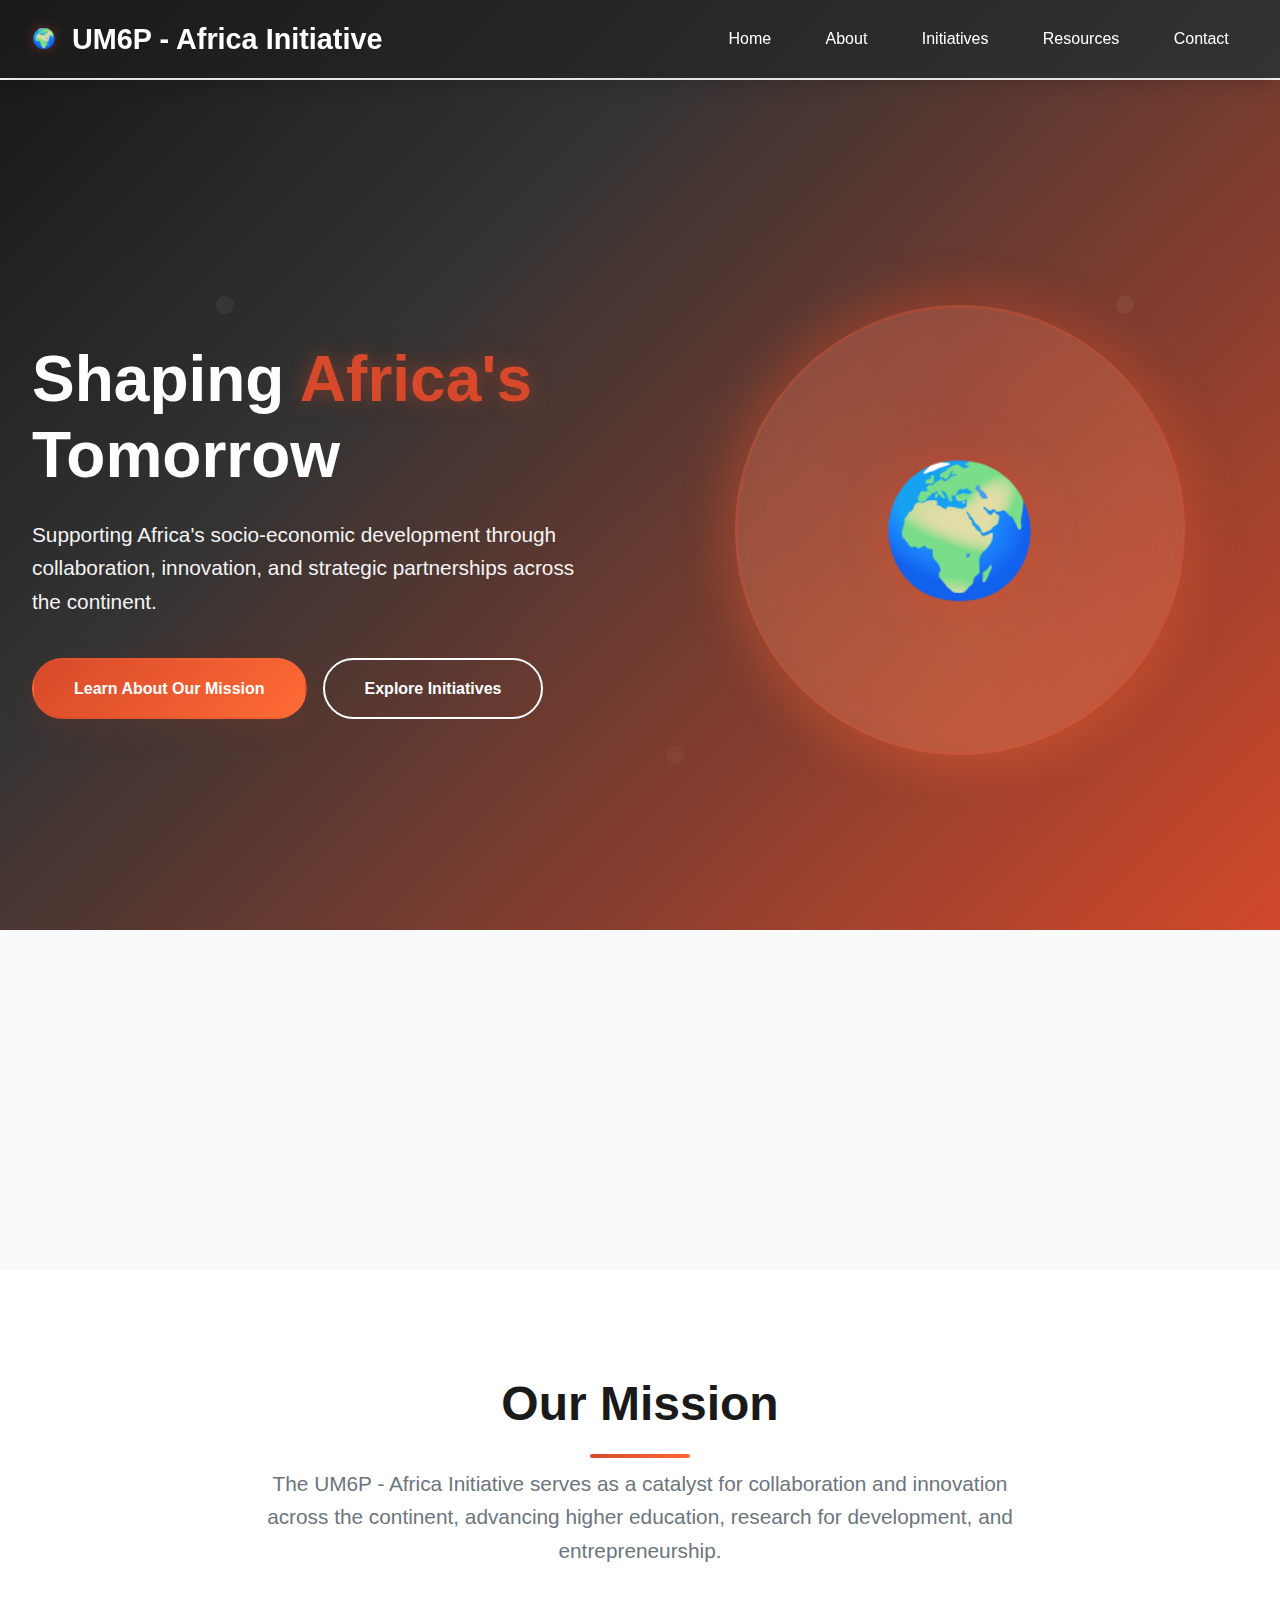
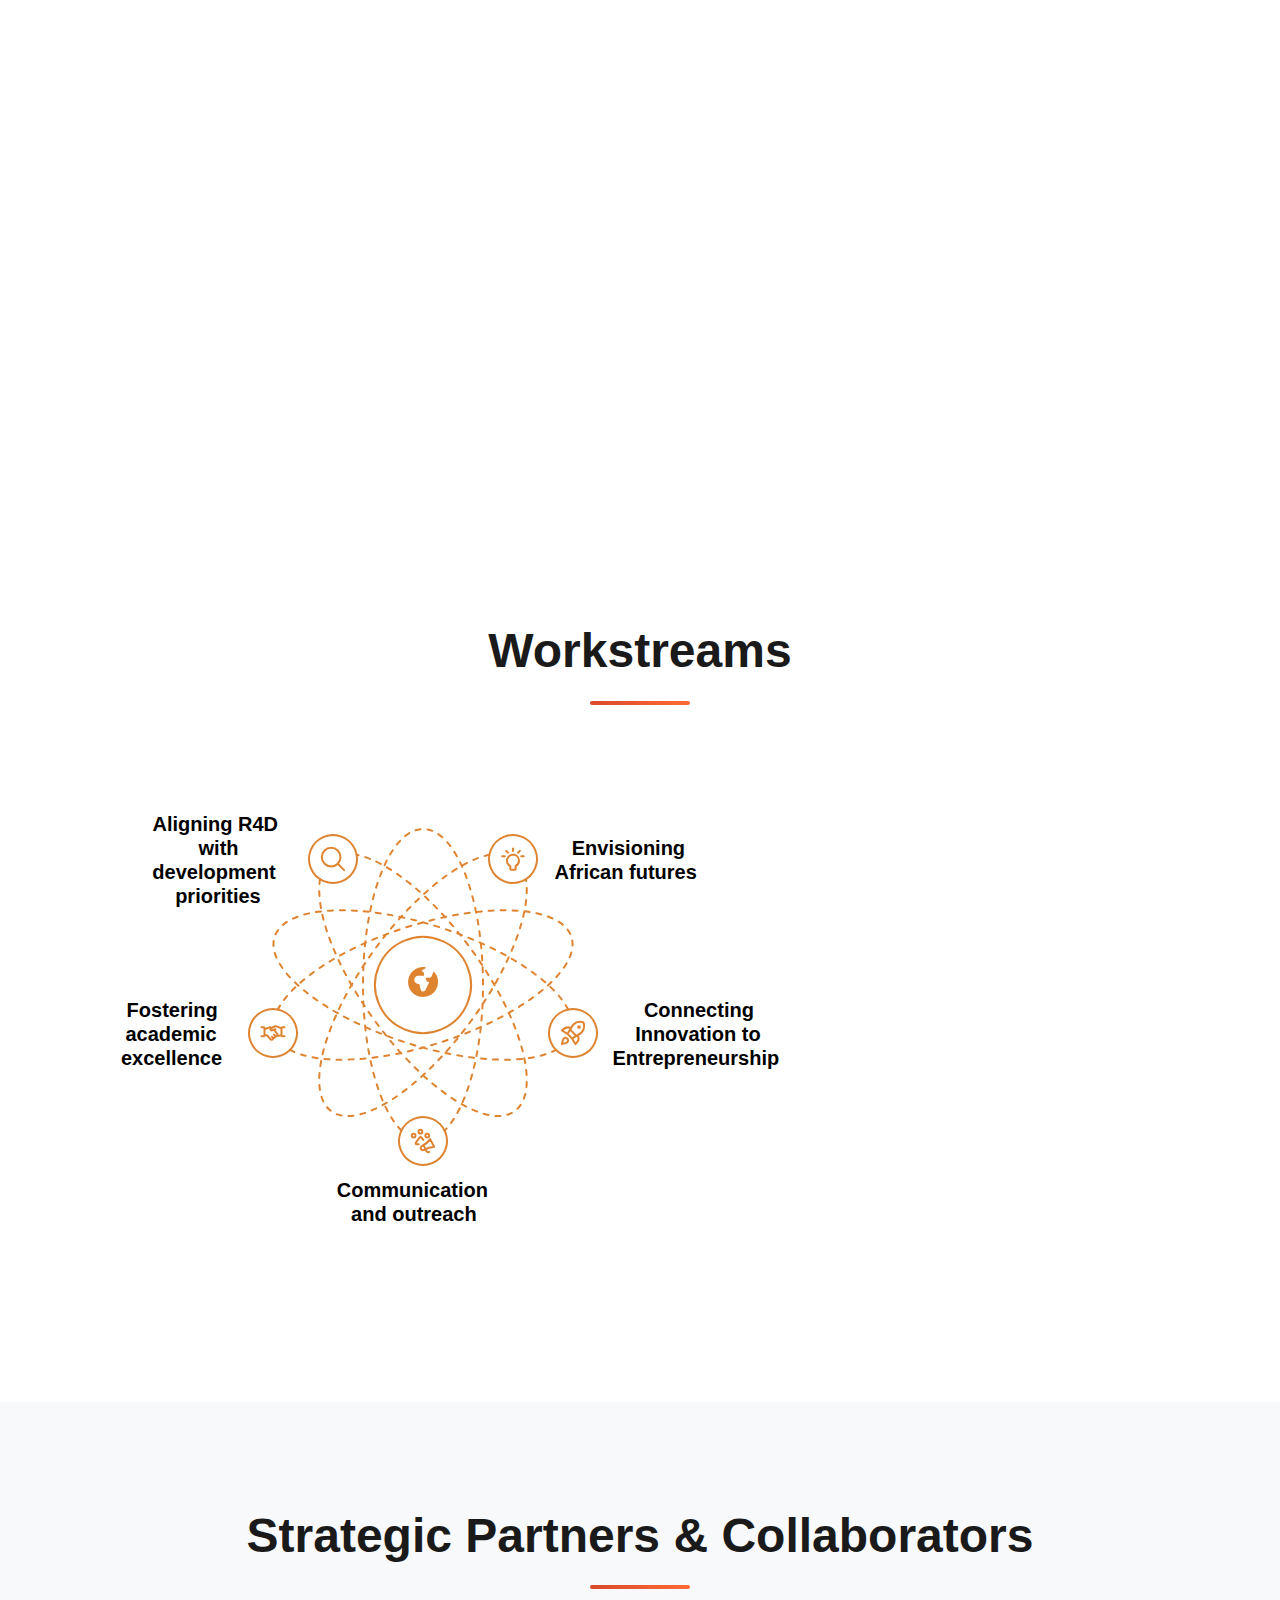
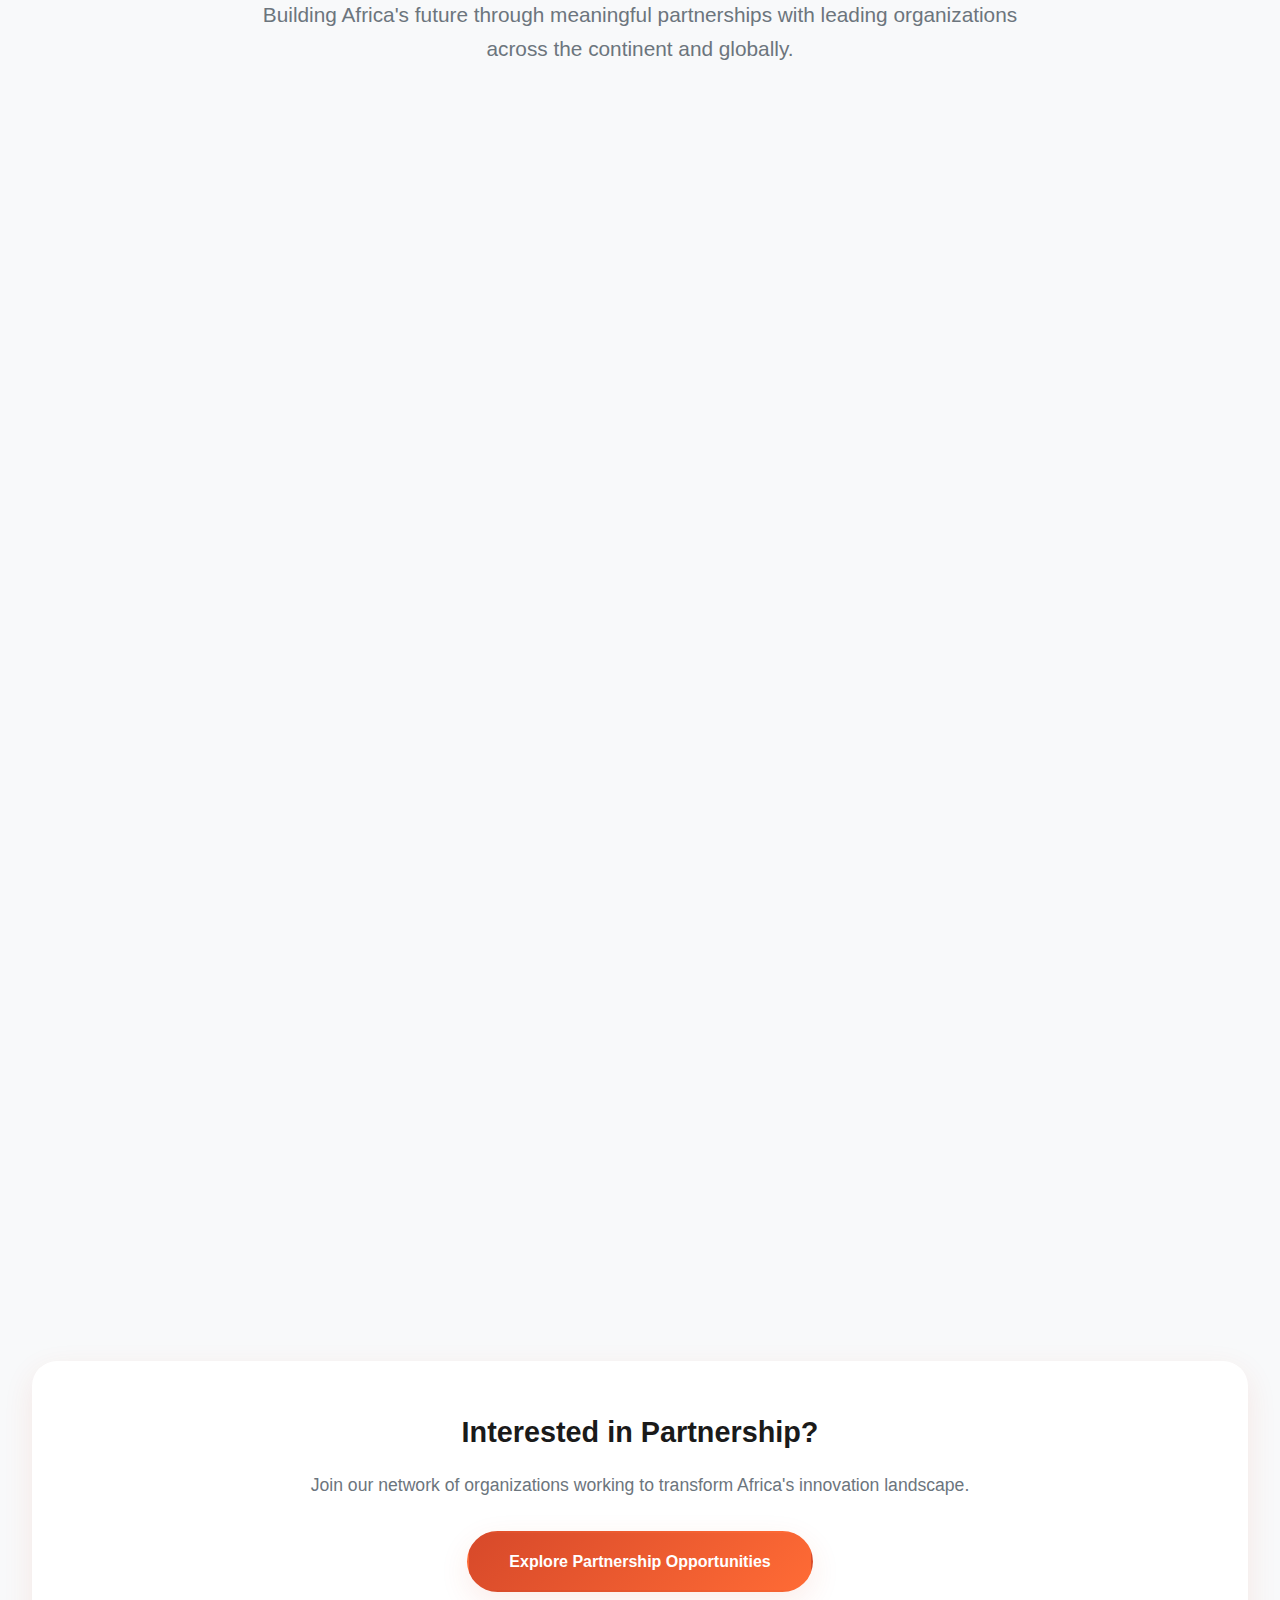
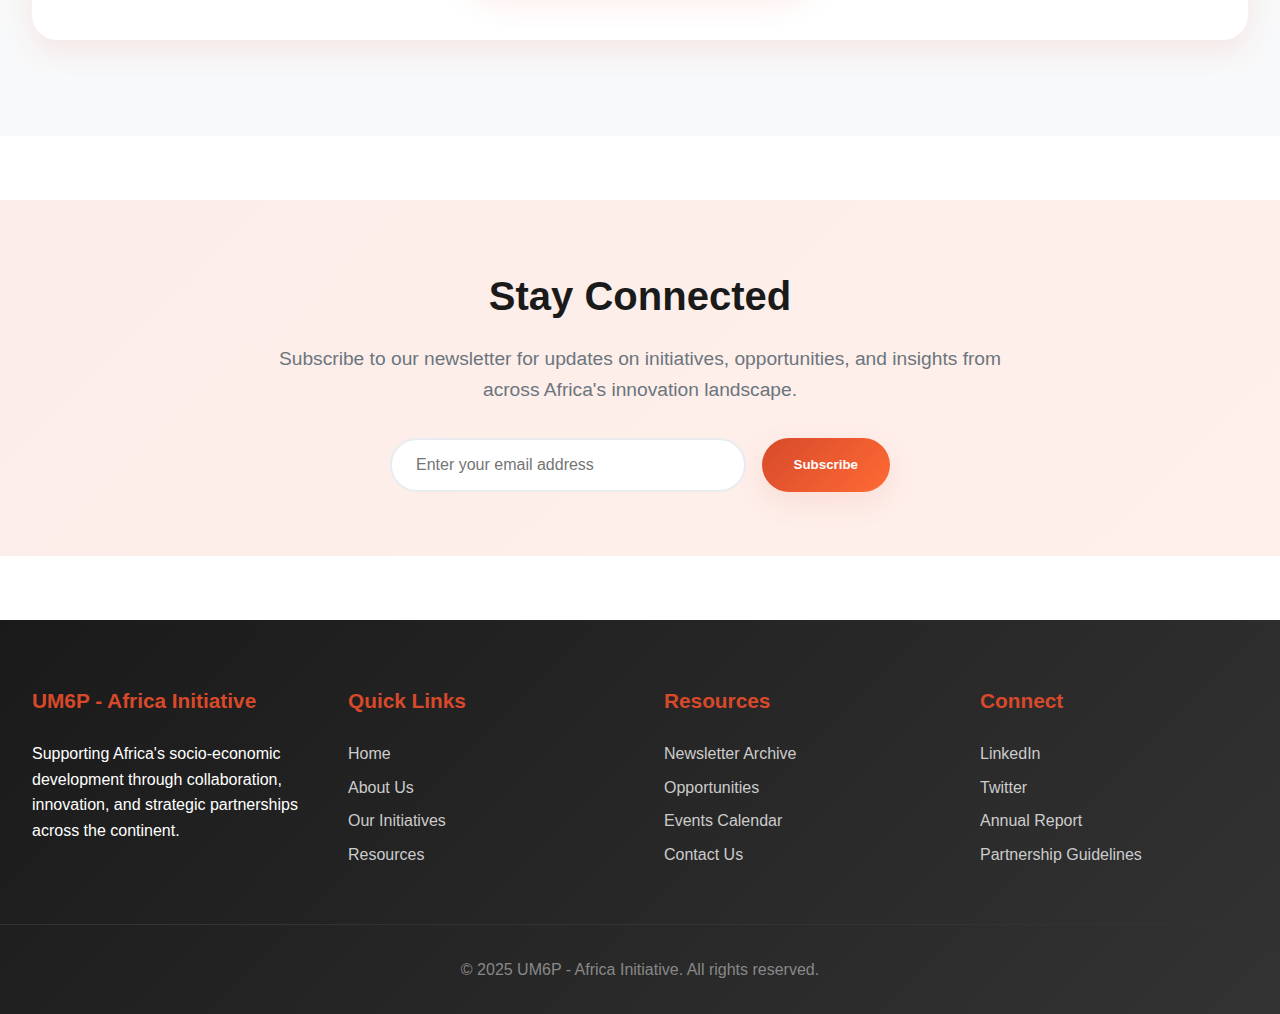
<file: afrin_website.html>
<!DOCTYPE html>
<html lang="en">
<head>
    <meta charset="UTF-8">
    <meta name="viewport" content="width=device-width, initial-scale=1.0">
    <title>UM6P - Africa Initiative</title>
    <style>
        * {
            margin: 0;
            padding: 0;
            box-sizing: border-box;
        }
        
        :root {
            --primary-red: #D7492A;
            --primary-black: #1a1a1a;
            --primary-white: #ffffff;
            --light-gray: #f8f9fa;
            --medium-gray: #6c757d;
            --dark-gray: #333333;
            --accent-orange: #ff6b35;
            --shadow: 0 10px 30px rgba(215, 73, 42, 0.1);
            --hover-shadow: 0 20px 40px rgba(215, 73, 42, 0.2);
            --gradient-1: linear-gradient(135deg, #D7492A 0%, #ff6b35 100%);
            --gradient-2: linear-gradient(135deg, #1a1a1a 0%, #333333 100%);
            --gradient-3: linear-gradient(135deg, rgba(215, 73, 42, 0.1) 0%, rgba(255, 107, 53, 0.1) 100%);
        }
        
        body {
            font-family: 'Segoe UI', Tahoma, Geneva, Verdana, sans-serif;
            line-height: 1.6;
            color: var(--dark-gray);
            overflow-x: hidden;
        }
        
        /* Header */
        .header {
            background: var(--gradient-2);
            color: var(--primary-white);
            padding: 1rem 0;
            position: fixed;
            width: 100%;
            top: 0;
            z-index: 1000;
            backdrop-filter: blur(10px);
            box-shadow: 0 2px 20px rgba(0,0,0,0.2);
            transition: all 0.3s ease;
        }
        
        .nav-container {
            max-width: 1400px;
            margin: 0 auto;
            display: flex;
            justify-content: space-between;
            align-items: center;
            padding: 0 2rem;
        }
        
        .logo {
            font-size: 1.8rem;
            font-weight: bold;
            display: flex;
            align-items: center;
            gap: 10px;
            color: var(--primary-white);
            cursor: pointer;
        }
        
        .logo::before {
            content: '🌍';
            font-size: 1.2rem;
            margin-right: 6px;
            animation: networkPulse 3s infinite;
            filter: drop-shadow(0 0 6px rgba(215, 73, 42, 0.4));
        }
        
        @keyframes networkPulse {
            0%, 100% { 
                opacity: 0.8; 
                transform: scale(1);
            }
            50% { 
                opacity: 1; 
                transform: scale(1.05);
                filter: drop-shadow(0 0 10px rgba(215, 73, 42, 0.6));
            }
        }
        
        @keyframes pulse {
            0%, 100% { transform: scale(1); }
            50% { transform: scale(1.05); }
        }
        
        .nav-menu {
            display: flex;
            list-style: none;
            gap: 1rem;
            align-items: center;
        }
        
        .nav-menu a {
            color: var(--primary-white);
            text-decoration: none;
            font-weight: 500;
            transition: all 0.3s ease;
            padding: 0.7rem 1.2rem;
            border-radius: 25px;
            position: relative;
            cursor: pointer;
        }
        
        .nav-menu a:hover, .nav-menu a.active {
            background: var(--primary-red);
            transform: translateY(-2px);
            box-shadow: 0 4px 15px rgba(215, 73, 42, 0.3);
        }
        
        .mobile-menu-btn {
            display: none;
            background: none;
            border: none;
            color: var(--primary-white);
            font-size: 1.5rem;
            cursor: pointer;
        }
        
        /* Page Container */
        .page-container {
            min-height: 100vh;
            padding-top: 80px;
        }
        
        .page {
            display: none;
        }
        
        .page.active {
            display: block;
        }
        
        /* Hero Section */
        .hero {
            background: linear-gradient(135deg, var(--primary-black) 0%, var(--dark-gray) 30%, var(--primary-red) 100%);
            color: var(--primary-white);
            min-height: 100vh;
            display: flex;
            align-items: center;
            position: relative;
            overflow: hidden;
        }
        
        .hero::before {
            content: '';
            position: absolute;
            top: 0;
            left: 0;
            right: 0;
            bottom: 0;
            background: url('data:image/svg+xml,<svg xmlns="http://www.w3.org/2000/svg" viewBox="0 0 100 100"><defs><pattern id="grain" width="100" height="100" patternUnits="userSpaceOnUse"><circle cx="25" cy="25" r="1" fill="rgba(255,255,255,0.05)"/><circle cx="75" cy="75" r="1" fill="rgba(255,255,255,0.03)"/></pattern></defs><rect width="100" height="100" fill="url(%23grain)"/></svg>');
        }
        
        .hero-content {
            max-width: 1400px;
            margin: 0 auto;
            padding: 0 2rem;
            display: grid;
            grid-template-columns: 1fr 1fr;
            gap: 4rem;
            align-items: center;
            position: relative;
            z-index: 2;
        }
        
        .hero-text h1 {
            font-size: 4rem;
            margin-bottom: 1.5rem;
            font-weight: 700;
            line-height: 1.2;
            animation: slideInLeft 1s ease-out;
        }
        
        .hero-text .highlight {
            color: var(--primary-red);
            text-shadow: 0 0 20px rgba(215, 73, 42, 0.5);
        }
        
        @keyframes slideInLeft {
            from { opacity: 0; transform: translateX(-50px); }
            to { opacity: 1; transform: translateX(0); }
        }
        
        .hero-text p {
            font-size: 1.3rem;
            margin-bottom: 2.5rem;
            opacity: 0.95;
            animation: slideInLeft 1s ease-out 0.3s both;
        }
        
        .cta-buttons {
            display: flex;
            gap: 1rem;
            animation: slideInLeft 1s ease-out 0.6s both;
        }
        
        .cta-button {
            display: inline-block;
            padding: 1rem 2.5rem;
            text-decoration: none;
            border-radius: 50px;
            font-weight: 600;
            transition: all 0.3s ease;
            border: 2px solid transparent;
            cursor: pointer;
        }
        
        .cta-button.primary {
            background: var(--gradient-1);
            color: var(--primary-white);
            box-shadow: var(--shadow);
        }
        
        .cta-button.secondary {
            background: transparent;
            color: var(--primary-white);
            border-color: var(--primary-white);
        }
        
        .cta-button:hover {
            transform: translateY(-3px);
            box-shadow: var(--hover-shadow);
        }
        
        .cta-button.secondary:hover {
            background: var(--primary-white);
            color: var(--primary-black);
        }
        
        .hero-visual {
            display: flex;
            justify-content: center;
            align-items: center;
            animation: slideInRight 1s ease-out 0.4s both;
        }
        
        @keyframes slideInRight {
            from { opacity: 0; transform: translateX(50px); }
            to { opacity: 1; transform: translateX(0); }
        }
        
        .africa-visual {
            width: 450px;
            height: 450px;
            background: rgba(255,255,255,0.1);
            border-radius: 50%;
            display: flex;
            align-items: center;
            justify-content: center;
            backdrop-filter: blur(10px);
            border: 3px solid rgba(215, 73, 42, 0.3);
            animation: float 4s ease-in-out infinite;
            position: relative;
        }
        
        .africa-visual::before {
            content: '';
            position: absolute;
            inset: -20px;
            border-radius: 50%;
            background: conic-gradient(var(--primary-red), var(--accent-orange), var(--primary-red));
            filter: blur(20px);
            opacity: 0.3;
            z-index: -1;
        }
        
        .africa-visual .continent {
            font-size: 8rem;
            filter: drop-shadow(0 0 20px rgba(215, 73, 42, 0.5));
        }
        
        @keyframes float {
            0%, 100% { transform: translateY(0px) rotate(0deg); }
            50% { transform: translateY(-20px) rotate(2deg); }
        }
        
        /* Stats Section */
        .stats {
            background: var(--light-gray);
            padding: 4rem 0;
            margin-top: -50px;
            position: relative;
            z-index: 3;
        }
        
        .stats-container {
            max-width: 1400px;
            margin: 0 auto;
            padding: 0 2rem;
            display: grid;
            grid-template-columns: repeat(auto-fit, minmax(280px, 1fr));
            gap: 2rem;
        }
        
        .stat-card {
            background: var(--primary-white);
            padding: 2.5rem 2rem;
            border-radius: 20px;
            text-align: center;
            box-shadow: var(--shadow);
            transition: all 0.3s ease;
            border-top: 4px solid var(--primary-red);
            position: relative;
            overflow: hidden;
        }
        
        .stat-card::before {
            content: '';
            position: absolute;
            top: 0;
            left: -100%;
            width: 100%;
            height: 100%;
            background: linear-gradient(90deg, transparent, rgba(215, 73, 42, 0.1), transparent);
            transition: left 0.5s ease;
        }
        
        .stat-card:hover::before {
            left: 100%;
        }
        
        .stat-card:hover {
            transform: translateY(-10px);
            box-shadow: var(--hover-shadow);
        }
        
        .stat-number {
            font-size: 3.5rem;
            font-weight: bold;
            color: var(--primary-red);
            margin-bottom: 0.5rem;
        }
        
        .stat-label {
            font-size: 1.2rem;
            color: var(--medium-gray);
            font-weight: 500;
        }
        
        /* Section Styles */
        .section {
            padding: 6rem 0;
            position: relative;
        }
        
        .section-container {
            max-width: 1400px;
            margin: 0 auto;
            padding: 0 2rem;
        }
        
        .section-title {
            text-align: center;
            font-size: 3rem;
            margin-bottom: 1.5rem;
            color: var(--primary-black);
            position: relative;
        }
        
        .section-title::after {
            content: '';
            position: absolute;
            bottom: -15px;
            left: 50%;
            transform: translateX(-50%);
            width: 100px;
            height: 4px;
            background: var(--gradient-1);
            border-radius: 2px;
        }
        
        .section-subtitle {
            text-align: center;
            font-size: 1.3rem;
            color: var(--medium-gray);
            margin-bottom: 4rem;
            max-width: 800px;
            margin-left: auto;
            margin-right: auto;
        }
        
        /* Newsletter Section */
        .newsletter-section {
            background: var(--gradient-3);
            padding: 4rem 0;
            margin: 4rem 0;
        }
        
        .newsletter-content {
            max-width: 800px;
            margin: 0 auto;
            text-align: center;
            padding: 0 2rem;
        }
        
        .newsletter-content h2 {
            font-size: 2.5rem;
            color: var(--primary-black);
            margin-bottom: 1rem;
        }
        
        .newsletter-content p {
            font-size: 1.2rem;
            color: var(--medium-gray);
            margin-bottom: 2rem;
        }
        
        .newsletter-form {
            display: flex;
            gap: 1rem;
            max-width: 500px;
            margin: 0 auto;
        }
        
        .newsletter-form input {
            flex: 1;
            padding: 1rem 1.5rem;
            border: 2px solid #e9ecef;
            border-radius: 50px;
            font-size: 1rem;
            transition: all 0.3s ease;
        }
        
        .newsletter-form input:focus {
            outline: none;
            border-color: var(--primary-red);
            box-shadow: 0 0 0 3px rgba(215, 73, 42, 0.1);
        }
        
        .newsletter-form button {
            background: var(--gradient-1);
            color: var(--primary-white);
            border: none;
            padding: 1rem 2rem;
            border-radius: 50px;
            font-weight: 600;
            cursor: pointer;
            transition: all 0.3s ease;
            box-shadow: var(--shadow);
        }
        
        .newsletter-form button:hover {
            transform: translateY(-2px);
            box-shadow: var(--hover-shadow);
        }
        
        /* Mission Grid */
        .mission-grid {
            display: grid;
            grid-template-columns: repeat(auto-fit, minmax(350px, 1fr));
            gap: 2.5rem;
            margin-top: 3rem;
        }
        
        .mission-card {
            background: var(--primary-white);
            border-radius: 25px;
            overflow: hidden;
            box-shadow: var(--shadow);
            transition: all 0.4s ease;
            border: 1px solid rgba(215, 73, 42, 0.1);
            position: relative;
        }
        
        .mission-card:hover {
            transform: translateY(-15px) scale(1.02);
            box-shadow: var(--hover-shadow);
        }
        
        .mission-image {
            height: 150px;
            background: var(--gradient-1);
            display: flex;
            align-items: center;
            justify-content: center;
            font-size: 4rem;
            color: var(--primary-white);
            position: relative;
            overflow: hidden;
        }
        
        .mission-image::before {
            content: '';
            position: absolute;
            top: 0;
            left: -100%;
            width: 100%;
            height: 100%;
            background: linear-gradient(90deg, transparent, rgba(255,255,255,0.2), transparent);
            transition: left 0.8s ease;
        }
        
        .mission-card:hover .mission-image::before {
            left: 100%;
        }
        
        .mission-content {
            padding: 2.5rem;
        }
        
        .mission-card h3 {
            color: var(--primary-black);
            margin-bottom: 1rem;
            font-size: 1.5rem;
            line-height: 1.4;
        }
        
        .mission-card p {
            color: var(--medium-gray);
            line-height: 1.7;
        }

        /* Initiative Card Styles */
        .initiative-grid {
            display: grid;
            grid-template-columns: repeat(auto-fit, minmax(450px, 1fr));
            gap: 3rem;
            margin-top: 4rem;
        }
        
        .initiative-card {
            background: var(--primary-white);
            padding: 3rem;
            border-radius: 25px;
            box-shadow: var(--shadow);
            transition: all 0.4s ease;
            border-left: 6px solid var(--primary-red);
            position: relative;
            overflow: hidden;
        }
        
        .initiative-card::before {
            content: '';
            position: absolute;
            top: 0;
            right: 0;
            width: 120px;
            height: 120px;
            background: var(--gradient-3);
            border-radius: 0 25px 0 100px;
        }
        
        .initiative-card:hover {
            transform: translateY(-10px);
            box-shadow: var(--hover-shadow);
            border-left-width: 8px;
        }
        
        .initiative-status {
            background: var(--gradient-1);
            color: var(--primary-white);
            padding: 0.6rem 1.2rem;
            border-radius: 25px;
            font-size: 0.9rem;
            font-weight: 600;
            display: inline-block;
            margin-bottom: 1.5rem;
            box-shadow: 0 4px 15px rgba(215, 73, 42, 0.3);
        }
        
        .initiative-status.active {
            background: linear-gradient(135deg, #28a745 0%, #20c997 100%);
            box-shadow: 0 4px 15px rgba(40, 167, 69, 0.3);
        }
        
        .initiative-card h3 {
            color: var(--primary-black);
            margin-bottom: 1.2rem;
            font-size: 1.6rem;
            line-height: 1.3;
        }
        
        .initiative-card p {
            color: var(--medium-gray);
            line-height: 1.7;
            margin-bottom: 2rem;
        }
        
        /* Photo Gallery Carousel */
        .gallery-carousel {
            position: relative;
            max-width: 1000px;
            margin: 3rem auto 0;
            overflow: hidden;
            border-radius: 20px;
            box-shadow: var(--shadow);
        }
        
        .gallery-track {
            display: flex;
            transition: transform 0.5s ease;
            width: 600%; /* 6 items * 100% */
        }
        
        .gallery-slide {
            flex: 0 0 100%;
            height: 400px;
            background: var(--gradient-1);
            display: flex;
            align-items: center;
            justify-content: center;
            color: var(--primary-white);
            font-size: 4rem;
            position: relative;
        }
        
        .gallery-slide .gallery-caption {
            position: absolute;
            bottom: 0;
            left: 0;
            right: 0;
            background: linear-gradient(transparent, rgba(0,0,0,0.8));
            color: white;
            padding: 3rem 2rem 2rem;
            font-size: 1rem;
        }
        
        .gallery-nav {
            position: absolute;
            top: 50%;
            transform: translateY(-50%);
            background: rgba(0,0,0,0.5);
            color: white;
            border: none;
            width: 50px;
            height: 50px;
            border-radius: 50%;
            cursor: pointer;
            font-size: 1.2rem;
            transition: all 0.3s ease;
            z-index: 10;
        }
        
        .gallery-nav:hover {
            background: var(--primary-red);
            transform: translateY(-50%) scale(1.1);
        }
        
        .gallery-nav.prev {
            left: 20px;
        }
        
        .gallery-nav.next {
            right: 20px;
        }
        
        .gallery-indicators {
            display: flex;
            justify-content: center;
            gap: 0.5rem;
            margin-top: 1.5rem;
        }
        
        .gallery-dot {
            width: 12px;
            height: 12px;
            border-radius: 50%;
            background: #ccc;
            cursor: pointer;
            transition: all 0.3s ease;
        }
        
        .gallery-dot.active {
            background: var(--primary-red);
            transform: scale(1.2);
        }

        /* Partners Section */
        .partners-section {
            background: var(--light-gray);
            padding: 6rem 0;
        }
        
        .partners-categories {
            margin-top: 4rem;
        }
        
        .partner-category {
            margin-bottom: 4rem;
        }
        
        .category-title {
            font-size: 1.5rem;
            color: var(--primary-black);
            margin-bottom: 2rem;
            text-align: center;
            display: flex;
            align-items: center;
            justify-content: center;
            gap: 0.5rem;
        }
        
        .partners-row {
            display: grid;
            grid-template-columns: repeat(auto-fit, minmax(280px, 1fr));
            gap: 2rem;
        }
        
        .partner-card {
            background: var(--primary-white);
            padding: 2rem;
            border-radius: 20px;
            text-align: center;
            box-shadow: var(--shadow);
            transition: all 0.3s ease;
            border: 1px solid rgba(215, 73, 42, 0.1);
            position: relative;
            overflow: hidden;
        }
        
        .partner-card::before {
            content: '';
            position: absolute;
            top: -50%;
            left: -50%;
            width: 200%;
            height: 200%;
            background: radial-gradient(circle, rgba(215, 73, 42, 0.05) 0%, transparent 60%);
            transform: scale(0);
            transition: transform 0.4s ease;
        }
        
        .partner-card:hover::before {
            transform: scale(1);
        }
        
        .partner-card:hover {
            transform: translateY(-8px);
            box-shadow: var(--hover-shadow);
        }
        
        .partner-logo {
            width: 70px;
            height: 70px;
            border-radius: 15px;
            background: var(--gradient-1);
            display: flex;
            align-items: center;
            justify-content: center;
            font-size: 1.8rem;
            color: var(--primary-white);
            margin: 0 auto 1.5rem;
            box-shadow: 0 4px 15px rgba(215, 73, 42, 0.2);
            position: relative;
            z-index: 2;
        }
        
        .partner-card h4 {
            color: var(--primary-black);
            margin-bottom: 1rem;
            font-size: 1.1rem;
            position: relative;
            z-index: 2;
        }
        
        .partner-description {
            color: var(--medium-gray);
            font-size: 0.9rem;
            line-height: 1.5;
            position: relative;
            z-index: 2;
        }
        
        .partnership-cta {
            text-align: center;
            margin-top: 4rem;
            padding: 3rem;
            background: var(--primary-white);
            border-radius: 25px;
            box-shadow: var(--shadow);
        }
        
        .partnership-cta h3 {
            color: var(--primary-black);
            margin-bottom: 1rem;
            font-size: 1.8rem;
        }
        
        .partnership-cta p {
            color: var(--medium-gray);
            margin-bottom: 2rem;
            font-size: 1.1rem;
        }

        /* Photo Gallery */
        .gallery-grid {
            display: grid;
            grid-template-columns: repeat(auto-fit, minmax(300px, 1fr));
            gap: 2rem;
            margin-top: 3rem;
        }
        
        .gallery-item {
            border-radius: 20px;
            overflow: hidden;
            box-shadow: var(--shadow);
            transition: all 0.3s ease;
            background: var(--gradient-1);
            height: 250px;
            display: flex;
            align-items: center;
            justify-content: center;
            color: var(--primary-white);
            font-size: 3rem;
            position: relative;
        }
        
        .gallery-item:hover {
            transform: scale(1.05);
            box-shadow: var(--hover-shadow);
        }
        
        .gallery-caption {
            position: absolute;
            bottom: 0;
            left: 0;
            right: 0;
            background: linear-gradient(transparent, rgba(0,0,0,0.7));
            color: white;
            padding: 2rem 1rem 1rem;
            font-size: 1rem;
        }
        
        /* Resources Links */
        .resources-grid {
            display: grid;
            grid-template-columns: repeat(auto-fit, minmax(350px, 1fr));
            gap: 2rem;
            margin-top: 3rem;
        }
        
        .resource-card {
            background: var(--primary-white);
            padding: 2.5rem;
            border-radius: 20px;
            box-shadow: var(--shadow);
            transition: all 0.3s ease;
            text-align: center;
        }
        
        .resource-card:hover {
            transform: translateY(-5px);
            box-shadow: var(--hover-shadow);
        }
        
        .resource-icon {
            font-size: 3rem;
            margin-bottom: 1rem;
        }
        
        .resource-card h3 {
            color: var(--primary-black);
            margin-bottom: 1rem;
        }
        
        .resource-card p {
            color: var(--medium-gray);
            margin-bottom: 1.5rem;
        }
        
        .resource-link {
            background: var(--gradient-1);
            color: var(--primary-white);
            padding: 0.8rem 1.5rem;
            border-radius: 25px;
            text-decoration: none;
            font-weight: 600;
            transition: all 0.3s ease;
            display: inline-block;
        }
        
        .resource-link:hover {
            transform: translateY(-2px);
            box-shadow: var(--shadow);
        }
        
        /* About Page Styles */
        .about-hero {
            background: var(--gradient-3);
            padding: 6rem 0;
            text-align: center;
        }
        
        .workstreams-grid {
            display: grid;
            grid-template-columns: repeat(auto-fit, minmax(400px, 1fr));
            gap: 2.5rem;
            margin-top: 3rem;
        }
        
        .workstream-card {
            background: var(--primary-white);
            padding: 2.5rem;
            border-radius: 20px;
            box-shadow: var(--shadow);
            transition: all 0.3s ease;
            border-top: 4px solid var(--primary-red);
        }
        
        .workstream-card:hover {
            transform: translateY(-8px);
            box-shadow: var(--hover-shadow);
        }
        
        .workstream-icon {
            font-size: 2.5rem;
            margin-bottom: 1rem;
        }
        
        .workstream-card h3 {
            color: var(--primary-black);
            margin-bottom: 1rem;
            font-size: 1.4rem;
        }
        
        .workstream-card p {
            color: var(--medium-gray);
            line-height: 1.6;
        }

        /* Leadership Team Styles */
        .leadership-showcase {
            display: grid;
            grid-template-columns: repeat(auto-fit, minmax(450px, 1fr));
            gap: 3rem;
            margin-top: 4rem;
        }
        
        .leadership-card {
            background: var(--primary-white);
            padding: 3rem;
            border-radius: 25px;
            box-shadow: var(--shadow);
            transition: all 0.4s ease;
            border-left: 6px solid var(--primary-red);
            position: relative;
            overflow: hidden;
        }
        
        .leadership-card::before {
            content: '';
            position: absolute;
            top: 0;
            right: 0;
            width: 100px;
            height: 100px;
            background: var(--gradient-3);
            border-radius: 0 25px 0 100px;
        }
        
        .leadership-card:hover {
            transform: translateY(-12px);
            box-shadow: var(--hover-shadow);
            border-left-width: 10px;
        }
        
        .leader-photo {
            width: 80px;
            height: 80px;
            border-radius: 20px;
            background: var(--gradient-1);
            display: flex;
            align-items: center;
            justify-content: center;
            font-size: 2.5rem;
            color: var(--primary-white);
            margin-bottom: 2rem;
            box-shadow: 0 8px 25px rgba(215, 73, 42, 0.2);
            position: relative;
            z-index: 2;
        }
        
        .leader-info h3 {
            color: var(--primary-black);
            font-size: 1.4rem;
            margin-bottom: 1rem;
            position: relative;
            z-index: 2;
        }
        
        .leader-bio {
            color: var(--medium-gray);
            line-height: 1.7;
            margin-bottom: 1.5rem;
            position: relative;
            z-index: 2;
        }
        
        .leader-expertise {
            display: flex;
            gap: 0.5rem;
            flex-wrap: wrap;
            position: relative;
            z-index: 2;
        }
        
        .expertise-tag {
            background: var(--gradient-3);
            color: var(--primary-red);
            padding: 0.4rem 1rem;
            border-radius: 20px;
            font-size: 0.9rem;
            font-weight: 500;
            border: 1px solid rgba(215, 73, 42, 0.2);
        }
        
        .team-cta {
            text-align: center;
            margin-top: 4rem;
            padding: 3rem;
            background: var(--gradient-3);
            border-radius: 25px;
        }
        
        .team-cta p {
            font-size: 1.2rem;
            color: var(--medium-gray);
            margin-bottom: 2rem;
        }
        
        /* Blog Grid */
        .featured-blog {
            margin-top: 3rem;
            margin-bottom: 3rem;
        }
        
        .featured-blog-card {
            background: var(--primary-white);
            border-radius: 25px;
            overflow: hidden;
            box-shadow: var(--hover-shadow);
            display: grid;
            grid-template-columns: 300px 1fr;
            gap: 0;
            border: 2px solid var(--primary-red);
            position: relative;
            transition: all 0.4s ease;
        }
        
        .featured-blog-card:hover {
            transform: translateY(-5px);
            box-shadow: 0 25px 50px rgba(215, 73, 42, 0.15);
        }
        
        .featured-blog-image {
            background: var(--gradient-1);
            display: flex;
            align-items: center;
            justify-content: center;
            font-size: 4rem;
            color: var(--primary-white);
            position: relative;
            overflow: hidden;
        }
        
        .featured-blog-content {
            padding: 3rem;
            display: flex;
            flex-direction: column;
            justify-content: center;
        }
        
        .featured-blog-content h3 {
            font-size: 2rem;
            color: var(--primary-black);
            margin-bottom: 1.5rem;
            line-height: 1.3;
        }
        
        .featured-blog-content p {
            font-size: 1.1rem;
            color: var(--medium-gray);
            line-height: 1.7;
            margin-bottom: 2rem;
        }
        
        .blog-grid {
            display: grid;
            grid-template-columns: repeat(auto-fit, minmax(350px, 1fr));
            gap: 2.5rem;
            margin-top: 3rem;
        }
        
        .blog-card {
            background: var(--primary-white);
            border-radius: 20px;
            overflow: hidden;
            box-shadow: var(--shadow);
            transition: all 0.4s ease;
            border: 1px solid rgba(215, 73, 42, 0.1);
        }
        
        .blog-card:hover {
            transform: translateY(-8px);
            box-shadow: var(--hover-shadow);
        }
        
        .blog-image {
            height: 180px;
            background: var(--gradient-1);
            display: flex;
            align-items: center;
            justify-content: center;
            font-size: 3rem;
            color: var(--primary-white);
            position: relative;
            overflow: hidden;
        }
        
        .blog-image::before {
            content: '';
            position: absolute;
            top: 0;
            left: -100%;
            width: 100%;
            height: 100%;
            background: linear-gradient(90deg, transparent, rgba(255,255,255,0.2), transparent);
            transition: left 0.8s ease;
        }
        
        .blog-card:hover .blog-image::before {
            left: 100%;
        }
        
        .blog-content {
            padding: 2rem;
        }
        
        .blog-meta {
            display: flex;
            gap: 1rem;
            margin-bottom: 1.5rem;
            font-size: 0.9rem;
            color: var(--medium-gray);
            align-items: center;
        }
        
        .blog-category {
            background: var(--gradient-1);
            color: var(--primary-white);
            padding: 0.3rem 0.8rem;
            border-radius: 15px;
            font-size: 0.8rem;
            font-weight: 600;
        }
        
        .blog-card h3 {
            color: var(--primary-black);
            margin-bottom: 1rem;
            font-size: 1.3rem;
            line-height: 1.4;
        }
        
        .blog-card p {
            color: var(--medium-gray);
            line-height: 1.6;
            margin-bottom: 1.5rem;
            font-size: 0.95rem;
        }
        
        .read-more {
            color: var(--primary-red);
            text-decoration: none;
            font-weight: 600;
            display: inline-flex;
            align-items: center;
            gap: 0.5rem;
            transition: all 0.3s ease;
            font-size: 0.95rem;
        }
        
        .read-more:hover {
            transform: translateX(5px);
            color: var(--accent-orange);
        }
        
        .blog-cta {
            text-align: center;
            margin-top: 4rem;
        }
        
        /* Contact Form */
        .contact-form {
            background: var(--primary-white);
            padding: 4rem;
            border-radius: 25px;
            box-shadow: var(--shadow);
            max-width: 1000px;
            margin: 3rem auto 0;
            position: relative;
            overflow: hidden;
        }
        
        .contact-form::before {
            content: '';
            position: absolute;
            top: 0;
            left: 0;
            right: 0;
            height: 5px;
            background: var(--gradient-1);
        }
        
        .form-group {
            margin-bottom: 2rem;
        }
        
        .form-group label {
            display: block;
            margin-bottom: 0.8rem;
            font-weight: 600;
            color: var(--primary-black);
            font-size: 1.1rem;
        }
        
        .form-group input,
        .form-group select,
        .form-group textarea {
            width: 100%;
            padding: 1.2rem;
            border: 2px solid #e9ecef;
            border-radius: 15px;
            font-size: 1rem;
            transition: all 0.3s ease;
            background: var(--light-gray);
        }
        
        .form-group input:focus,
        .form-group select:focus,
        .form-group textarea:focus {
            outline: none;
            border-color: var(--primary-red);
            box-shadow: 0 0 0 4px rgba(215, 73, 42, 0.1);
            background: var(--primary-white);
        }
        
        .form-group textarea {
            resize: vertical;
            min-height: 120px;
        }
        
        .form-row {
            display: grid;
            grid-template-columns: 1fr 1fr;
            gap: 1.5rem;
        }
        
        .submit-btn {
            background: var(--gradient-1);
            color: var(--primary-white);
            padding: 1.2rem 3rem;
            border: none;
            border-radius: 50px;
            font-size: 1.1rem;
            font-weight: 600;
            cursor: pointer;
            transition: all 0.3s ease;
            display: block;
            margin: 2rem auto 0;
            box-shadow: var(--shadow);
        }
        
        .submit-btn:hover {
            transform: translateY(-3px);
            box-shadow: var(--hover-shadow);
        }
        
        /* Contact Grid */
        .contact-grid {
            display: grid;
            grid-template-columns: repeat(auto-fit, minmax(300px, 1fr));
            gap: 2.5rem;
            margin-top: 3rem;
        }
        
        .contact-card {
            background: var(--primary-white);
            padding: 3rem 2rem;
            border-radius: 25px;
            text-align: center;
            box-shadow: var(--shadow);
            transition: all 0.4s ease;
            position: relative;
            overflow: hidden;
        }
        
        .contact-card:hover {
            transform: translateY(-10px);
            box-shadow: var(--hover-shadow);
        }
        
        .contact-icon {
            font-size: 3.5rem;
            margin-bottom: 1.5rem;
        }
        
        .contact-card h3 {
            color: var(--primary-black);
            margin-bottom: 1rem;
            font-size: 1.4rem;
        }
        
        .contact-card p {
            color: var(--medium-gray);
            margin-bottom: 1rem;
        }
        
        .contact-card a {
            color: var(--primary-red);
            text-decoration: none;
            font-weight: 600;
            transition: all 0.3s ease;
        }
        
        .contact-card a:hover {
            color: var(--accent-orange);
        }
        
        /* Footer */
        .footer {
            background: var(--gradient-2);
            color: var(--primary-white);
            padding: 4rem 0 2rem;
        }
        
        .footer-content {
            max-width: 1400px;
            margin: 0 auto;
            padding: 0 2rem;
            display: grid;
            grid-template-columns: repeat(auto-fit, minmax(250px, 1fr));
            gap: 3rem;
        }
        
        .footer-section h3 {
            color: var(--primary-red);
            margin-bottom: 1.5rem;
            font-size: 1.3rem;
        }
        
        .footer-section a {
            color: #ccc;
            text-decoration: none;
            transition: color 0.3s ease;
            display: block;
            margin-bottom: 0.5rem;
            cursor: pointer;
        }
        
        .footer-section a:hover {
            color: var(--primary-red);
        }
        
        .footer-bottom {
            border-top: 1px solid #333;
            padding-top: 2rem;
            margin-top: 3rem;
            text-align: center;
            color: #888;
        }
        
        /* Responsive */
        /* Mobile viewport fix */
        @media (max-width: 480px) {
            .page-container {
                padding-top: 70px;
            }
            
            .hero {
                min-height: 90vh;
                padding: 2rem 0;
            }
            
            .hero-text h1 {
                font-size: 2rem;
                line-height: 1.2;
            }
            
            .hero-text p {
                font-size: 1rem;
            }
            
            .logo {
                font-size: 1.2rem;
            }
            
            .logo::before {
                width: 12px;
                height: 15px;
                margin-right: 6px;
            }
            
            .section-title {
                font-size: 1.8rem;
            }
            
            .cta-button {
                padding: 0.8rem 2rem;
                font-size: 0.9rem;
            }
        }

        @media (max-width: 768px) {
            .nav-container {
                padding: 0 1rem;
            }
            
            .nav-menu {
                display: none;
                position: absolute;
                top: 100%;
                left: 0;
                right: 0;
                background: var(--primary-black);
                flex-direction: column;
                padding: 2rem 1rem;
                gap: 0.5rem;
                box-shadow: 0 4px 20px rgba(0,0,0,0.3);
            }
            
            .nav-menu.active {
                display: flex;
            }
            
            .mobile-menu-btn {
                display: block;
            }
            
            .hero-content {
                grid-template-columns: 1fr;
                text-align: center;
                gap: 2rem;
                padding: 4rem 1rem 2rem;
            }
            
            .hero-text h1 {
                font-size: 2.2rem;
                line-height: 1.3;
                text-align: center;
                margin-bottom: 1rem;
            }
            
            .hero-text p {
                font-size: 1.1rem;
                text-align: center;
                margin-bottom: 2rem;
            }
            
            .hero-text .highlight {
                display: inline;
            }
            
            .logo {
                font-size: 1.4rem;
            }
            
            .logo::before {
                width: 14px;
                height: 18px;
                margin-right: 7px;
            }
            
            .africa-visual {
                width: 250px;
                height: 250px;
                margin: 1rem auto;
            }
            
            .africa-visual .continent {
                font-size: 5rem;
            }
            
            .cta-buttons {
                flex-direction: column;
                align-items: center;
            }
            
            .section-title {
                font-size: 2rem;
            }
            
            .form-row {
                grid-template-columns: 1fr;
            }
            
            .newsletter-form {
                flex-direction: column;
            }
            
            .newsletter-form input {
                margin-bottom: 1rem;
            }
            
            .featured-blog-card {
                grid-template-columns: 1fr;
            }
            
            .featured-blog-image {
                height: 200px;
                font-size: 3rem;
            }
            
            .featured-blog-content {
                padding: 2rem;
            }
            
            .featured-blog-content h3 {
                font-size: 1.5rem;
            }
            
            .leadership-showcase {
                grid-template-columns: 1fr;
            }
            
            .leadership-card {
                padding: 2rem;
            }
            
            .team-cta {
                padding: 2rem;
                margin-top: 2rem;
            }
            
            .initiative-grid {
                grid-template-columns: 1fr;
            }
            
            .partners-row {
                grid-template-columns: 1fr;
                gap: 1.5rem;
            }
            
            .partner-category {
                margin-bottom: 3rem;
            }
            
            .category-title {
                font-size: 1.3rem;
                margin-bottom: 1.5rem;
            }
            
            .partnership-cta {
                padding: 2rem;
                margin-top: 3rem;
            }
            
            .partnership-cta h3 {
                font-size: 1.5rem;
            }
            
            .partner-card {
                padding: 1.5rem;
            }
            
            .gallery-nav {
                width: 40px;
                height: 40px;
                font-size: 1rem;
            }
            
            .gallery-nav.prev {
                left: 10px;
            }
            
            .gallery-nav.next {
                right: 10px;
            }
            
            .gallery-slide {
                height: 300px;
                font-size: 3rem;
            }
        }
        
        /* Smooth animations */
        .fade-in {
            opacity: 0;
            transform: translateY(30px);
            transition: all 0.6s ease;
        }
        
        .fade-in.visible {
            opacity: 1;
            transform: translateY(0);
        }
        
        /* Smooth scrolling */
        html {
            scroll-behavior: smooth;
        }
        
        /* Success message for forms */
        .success-message {
            background: #d4edda;
            color: #155724;
            padding: 1rem;
            border-radius: 10px;
            margin-bottom: 1rem;
            border: 1px solid #c3e6cb;
            display: none;
        }
        
        .success-message.show {
            display: block;
        }
    </style>
</head>
<body>
    <!-- Header -->
    <header class="header">
        <div class="nav-container">
            <div class="logo" onclick="showPage('home')">UM6P - Africa Initiative</div>
            <nav>
                <ul class="nav-menu">
                    <li><a onclick="showPage('home')">Home</a></li>
                    <li><a onclick="showPage('about')">About</a></li>
                    <li><a onclick="showPage('initiatives')">Initiatives</a></li>
                    <li><a onclick="showPage('resources')">Resources</a></li>
                    <li><a onclick="showPage('contact')">Contact</a></li>
                </ul>
                <button class="mobile-menu-btn" onclick="toggleMobileMenu()">☰</button>
            </nav>
        </div>
    </header>

    <div class="page-container">
        <!-- Home Page -->
        <div class="page active" id="home">
            <!-- Hero Section -->
            <section class="hero">
                <div class="hero-content">
                    <div class="hero-text">
                        <h1>Shaping <span class="highlight">Africa's</span> Tomorrow</h1>
                        <p>Supporting Africa's socio-economic development through collaboration, innovation, and strategic partnerships across the continent.</p>
                        <div class="cta-buttons">
                            <a onclick="showPage('about')" class="cta-button primary">Learn About Our Mission</a>
                            <a onclick="showPage('initiatives')" class="cta-button secondary">Explore Initiatives</a>
                        </div>
                    </div>
                    <div class="hero-visual">
                        <div class="africa-visual">
                            <div class="continent">🌍</div>
                        </div>
                    </div>
                </div>
            </section>

            <!-- Stats Section -->
            <section class="stats">
                <div class="stats-container">
                    <div class="stat-card fade-in">
                        <div class="stat-number">20+</div>
                        <div class="stat-label">African Countries</div>
                    </div>
                    <div class="stat-card fade-in">
                        <div class="stat-number">50+</div>
                        <div class="stat-label">Research Institutions</div>
                    </div>
                    <div class="stat-card fade-in">
                        <div class="stat-number">10+</div>
                        <div class="stat-label">Innovations Supported</div>
                    </div>
                    <div class="stat-card fade-in">
                        <div class="stat-number">15+</div>
                        <div class="stat-label">Active Partnerships</div>
                    </div>
                </div>
            </section>

            <!-- Mission Overview -->
            <section class="section">
                <div class="section-container">
                    <h2 class="section-title">Our Mission</h2>
                    <p class="section-subtitle">The UM6P - Africa Initiative serves as a catalyst for collaboration and innovation across the continent, advancing higher education, research for development, and entrepreneurship.</p>
                    
                    <div class="mission-grid">
                        <div class="mission-card fade-in">
                            <div class="mission-image">🤝</div>
                            <div class="mission-content">
                                <h3>Strategic Partnerships</h3>
                                <p>Facilitating networks with African and global institutions to support UM6P's contributions and extend its reach across the continent.</p>
                            </div>
                        </div>
                        <div class="mission-card fade-in">
                            <div class="mission-image">💡</div>
                            <div class="mission-content">
                                <h3>Innovation Hub</h3>
                                <p>Encouraging visionary ideas and dialogue to help shape Africa's future through UM6P's comprehensive ecosystem.</p>
                            </div>
                        </div>
                        <div class="mission-card fade-in">
                            <div class="mission-image">🌍</div>
                            <div class="mission-content">
                                <h3>Continental Focus</h3>
                                <p>Engaging with Africa's challenges through collaborative, localized solutions that create lasting impact.</p>
                            </div>
                        </div>
                    </div>
                </div>
            </section>


            <!-- Workstreams Diagram -->
        <section class="section">
                <div class="section-container">
                    <h2 class="section-title">Workstreams</h2>
            <img src="workstreams-diagram.svg" alt="UM6P Africa Initiative Workstreams Diagram" class="diagram-image">
        </section>

            <!-- Partners Section -->
            <section class="partners-section">
                <div class="section-container">
                    <h2 class="section-title">Strategic Partners & Collaborators</h2>
                    <p class="section-subtitle">Building Africa's future through meaningful partnerships with leading organizations across the continent and globally.</p>
                    
                    <div class="partners-categories">
                        <div class="partner-category fade-in">
                            <h3 class="category-title">🏢 Industry Partners</h3>
                            <div class="partners-row">
                                <div class="partner-card">
                                    <div class="partner-logo">🏢</div>
                                    <h4>OCP Group</h4>
                                    <p class="partner-description">Strategic partner providing on-the-ground support and industrial expertise across Africa's agricultural and mining sectors.</p>
                                </div>
                                
                                <div class="partner-card">
                                    <div class="partner-logo">💼</div>
                                    <h4>AfDB</h4>
                                    <p class="partner-description">African Development Bank - financing development projects and supporting innovation initiatives across the continent.</p>
                                </div>
                            </div>
                        </div>
                        
                        <div class="partner-category fade-in">
                            <h3 class="category-title">🎓 Academic Networks</h3>
                            <div class="partners-row">
                                <div class="partner-card">
                                    <div class="partner-logo">🏛️</div>
                                    <h4>ARUA</h4>
                                    <p class="partner-description">African Research Universities Alliance - fostering collaboration among Africa's leading research universities for continental development.</p>
                                </div>
                                
                                <div class="partner-card">
                                    <div class="partner-logo">🌾</div>
                                    <h4>RUFORUM</h4>
                                    <p class="partner-description">Regional Universities Forum for Capacity Building in Agriculture - strengthening agricultural higher education across Africa.</p>
                                </div>
                                
                                <div class="partner-card">
                                    <div class="partner-logo">⚡</div>
                                    <h4>ACE IMPACT</h4>
                                    <p class="partner-description">Africa Centers of Excellence Impact - supporting higher education excellence and innovation in science, technology, engineering, and mathematics.</p>
                                </div>
                            </div>
                        </div>
                        
                        <div class="partner-category fade-in">
                            <h3 class="category-title">🌍 Global Organizations</h3>
                            <div class="partners-row">
                                <div class="partner-card">
                                    <div class="partner-logo">🌾</div>
                                    <h4>FAO</h4>
                                    <p class="partner-description">Food and Agriculture Organization of the United Nations - collaborating on food security, sustainable agriculture, and rural development initiatives.</p>
                                </div>
                                
                                <div class="partner-card">
                                    <div class="partner-logo">🤝</div>
                                    <h4>African Union</h4>
                                    <p class="partner-description">Continental body supporting policy alignment and institutional coordination for Africa's integration and development agenda.</p>
                                </div>
                                
                                <div class="partner-card">
                                    <div class="partner-logo">🔬</div>
                                    <h4>RESCIF</h4>
                                    <p class="partner-description">Réseau de recherche sur les Systèmes de santé et les Changements climatiques en Afrique francophone - advancing health and climate research.</p>
                                </div>
                            </div>
                        </div>
                    </div>
                    
                    <div class="partnership-cta">
                        <h3>Interested in Partnership?</h3>
                        <p>Join our network of organizations working to transform Africa's innovation landscape.</p>
                        <a onclick="showPage('resources')" class="cta-button primary">Explore Partnership Opportunities</a>
                    </div>
                </div>
            </section>

            <!-- Newsletter Section -->
            <section class="newsletter-section">
                <div class="newsletter-content">
                    <h2>Stay Connected</h2>
                    <p>Subscribe to our newsletter for updates on initiatives, opportunities, and insights from across Africa's innovation landscape.</p>
                    <form class="newsletter-form" id="newsletterForm">
                        <input type="email" placeholder="Enter your email address" required>
                        <button type="submit">Subscribe</button>
                    </form>
                    <div class="success-message" id="newsletterSuccess">
                        Thank you for subscribing! You'll receive our latest updates.
                    </div>
                </div>
            </section>
        </div>

        <!-- About Page -->
        <div class="page" id="about">
            <div class="about-hero">
                <div class="section-container">
                    <h1 class="section-title">About the Africa Initiative</h1>
                    <p class="section-subtitle">Learn about our mission, approach, and commitment to advancing Africa's socio-economic development through collaboration and innovation.</p>
                </div>
            </div>

            <section class="section">
                <div class="section-container">
                    <h2 class="section-title">Our Approach</h2>
                    <p class="section-subtitle">The UM6P - Africa Initiative serves as a catalyst for collaboration and innovation across the continent. We contribute to advancing UM6P's role in higher education, research for development (R4D), innovation, and entrepreneurship by facilitating strategic partnerships, building on OCP's on-the-ground efforts, and supporting interdepartmental coordination.</p>
                    
                    <div class="workstreams-grid">
                        <div class="workstream-card fade-in">
                            <div class="workstream-icon">🎯</div>
                            <h3>Aligning Research Agendas</h3>
                            <p>We help connect UM6P's research for development (R4D) with Africa's socio-economic priorities and the SDGs, fostering collaboration to contribute to addressing challenges like food security and sustainable energy.</p>
                        </div>
                        
                        <div class="workstream-card fade-in">
                            <div class="workstream-icon">🔮</div>
                            <h3>Envisioning African Futures</h3>
                            <p>We contribute to exploring the future of African education, science, and entrepreneurship through visionary discussions and interdepartmental dialogue at UM6P.</p>
                        </div>
                        
                        <div class="workstream-card fade-in">
                            <div class="workstream-icon">🎓</div>
                            <h3>Fostering Academic Excellence</h3>
                            <p>We help foster UM6P's academic networks by facilitating partnerships and collaboration across Africa, enhancing knowledge exchange within and beyond the university.</p>
                        </div>
                        
                        <div class="workstream-card fade-in">
                            <div class="workstream-icon">🚀</div>
                            <h3>Connecting Innovation to Entrepreneurship</h3>
                            <p>We support the connection between innovation and entrepreneurship by linking UM6P's ecosystem with external partners and fostering cross-departmental collaboration.</p>
                        </div>
                        
                        <div class="workstream-card fade-in">
                            <div class="workstream-icon">📢</div>
                            <h3>Strengthening Communication and Outreach</h3>
                            <p>We aim to enhance the visibility of our initiatives by supporting communication and outreach efforts across Africa through engagement in events, publications, and digital platforms.</p>
                        </div>
                        
                        <div class="workstream-card fade-in">
                            <div class="workstream-icon">🤝</div>
                            <h3>Building Strategic Partnerships</h3>
                            <p>We facilitate networks with African and global institutions to support UM6P's contributions and extend its reach across the continent through meaningful, long-term partnerships.</p>
                        </div>
                    </div>
                </div>
            </section>

            <!-- Team Section -->
            <section class="section">
                <div class="section-container">
                    <h2 class="section-title">Leadership Team</h2>
                    <p class="section-subtitle">Meet the dedicated professionals driving Africa's innovation ecosystem forward through strategic partnerships and collaborative initiatives.</p>
                    
                    <div class="leadership-showcase">
                        <div class="leadership-card fade-in">
                            <div class="leader-photo">🎓</div>
                            <div class="leader-info">
                                <h3>Executive Director</h3>
                                <p class="leader-bio">Leading strategic vision and continental partnerships, with expertise in international development, academic collaboration, and innovation ecosystems across Africa.</p>
                                <div class="leader-expertise">
                                    <span class="expertise-tag">Strategic Partnerships</span>
                                    <span class="expertise-tag">Continental Development</span>
                                </div>
                            </div>
                        </div>
                        
                        <div class="leadership-card fade-in">
                            <div class="leader-photo">🔬</div>
                            <div class="leader-info">
                                <h3>Research & Innovation Director</h3>
                                <p class="leader-bio">Coordinating multi-country research initiatives and fostering academic excellence across African institutions, with focus on sustainable development solutions.</p>
                                <div class="leader-expertise">
                                    <span class="expertise-tag">Research Coordination</span>
                                    <span class="expertise-tag">Academic Networks</span>
                                </div>
                            </div>
                        </div>
                        
                        <div class="leadership-card fade-in">
                            <div class="leader-photo">🚀</div>
                            <div class="leader-info">
                                <h3>Programs & Partnerships Manager</h3>
                                <p class="leader-bio">Managing startup accelerator programs, innovation hubs, and institutional partnerships across African countries, driving entrepreneurship and capacity building.</p>
                                <div class="leader-expertise">
                                    <span class="expertise-tag">Program Management</span>
                                    <span class="expertise-tag">Innovation Hubs</span>
                                </div>
                            </div>
                        </div>
                    </div>
                    
                    <div class="team-cta">
                        <p>Our team represents diverse expertise across Africa's innovation landscape.</p>
                        <a onclick="showPage('resources')" class="cta-button primary">Connect With Our Team</a>
                    </div>
                </div>
            </section>

            <!-- Partnership Philosophy -->
            <section class="section" style="background: var(--gradient-3);">
                <div class="section-container">
                    <h2 class="section-title">Partnership Philosophy</h2>
                    <div style="max-width: 800px; margin: 0 auto; text-align: center;">
                        <p style="font-size: 1.2rem; line-height: 1.8; color: var(--dark-gray); margin-bottom: 2rem;">
                            We believe that Africa's greatest strength lies in its diversity of perspectives, experiences, and innovations. Our approach to partnerships is built on mutual respect, shared learning, and collaborative problem-solving.
                        </p>
                        <p style="font-size: 1.2rem; line-height: 1.8; color: var(--dark-gray);">
                            By connecting institutions, researchers, entrepreneurs, and policymakers across the continent and beyond, we create an ecosystem where knowledge flows freely, innovations emerge organically, and solutions are designed by and for African communities.
                        </p>
                    </div>
                </div>
            </section>
        </div>

        <!-- Initiatives Page -->
        <div class="page" id="initiatives">
            <div class="about-hero">
                <div class="section-container">
                    <h1 class="section-title">Our Initiatives & Programs</h1>
                    <p class="section-subtitle">Discover our flagship programs and special initiatives designed to accelerate Africa's development through targeted interventions and strategic partnerships.</p>
                </div>
            </div>

            <section class="section">
                <div class="section-container">
                    <div class="initiative-grid">
                        <div class="initiative-card fade-in">
                            <span class="initiative-status active">Active Program</span>
                            <h3>Africa Innovation Accelerator</h3>
                            <p>A comprehensive program supporting early-stage startups across Africa with mentorship, funding, and market access opportunities. Currently supporting 25+ startups in agriculture, health, and clean energy sectors.</p>
                            <div style="margin: 2rem 0; padding: 1.5rem; background: var(--light-gray); border-radius: 15px;">
                                <h4 style="color: var(--primary-black); margin-bottom: 1rem;">Key Achievements:</h4>
                                <ul style="color: var(--medium-gray); line-height: 1.8;">
                                    <li>25+ startups currently in program</li>
                                    <li>€2M+ in follow-up funding raised by graduates</li>
                                    <li>8 African countries represented</li>
                                    <li>Focus on AgTech, HealthTech, CleanTech</li>
                                </ul>
                            </div>
                        </div>
                        
                        <div class="initiative-card fade-in">
                            <span class="initiative-status active">Active Network</span>
                            <h3>Sustainable Agriculture Research Network</h3>
                            <p>Continental research network focused on developing climate-resilient farming techniques and sustainable food systems. Connecting researchers, farmers, and policymakers across 15 countries to address food security challenges.</p>
                            <div style="margin: 2rem 0; padding: 1.5rem; background: var(--light-gray); border-radius: 15px;">
                                <h4 style="color: var(--primary-black); margin-bottom: 1rem;">Network Impact:</h4>
                                <ul style="color: var(--medium-gray); line-height: 1.8;">
                                    <li>200+ researchers across 15 countries</li>
                                    <li>20+ research facilities</li>
                                    <li>40% increase in crop yields demonstrated</li>
                                    <li>10,000+ farmers benefited from techniques</li>
                                </ul>
                            </div>
                        </div>
                        
                        <div class="initiative-card fade-in">
                            <span class="initiative-status">Launching Q3 2025</span>
                            <h3>Digital Health Innovation Hub</h3>
                            <p>A new initiative launching in Q3 2025 to accelerate digital health solutions across Africa. Will focus on telemedicine, health data analytics, and mobile health applications for underserved communities.</p>
                            <div style="margin: 2rem 0; padding: 1.5rem; background: var(--light-gray); border-radius: 15px;">
                                <h4 style="color: var(--primary-black); margin-bottom: 1rem;">Planned Focus Areas:</h4>
                                <ul style="color: var(--medium-gray); line-height: 1.8;">
                                    <li>Telemedicine platforms</li>
                                    <li>AI-powered diagnostics</li>
                                    <li>Mobile health applications</li>
                                    <li>Health data analytics</li>
                                </ul>
                            </div>
                        </div>
                        
                        <div class="initiative-card fade-in">
                            <span class="initiative-status active">Active Program</span>
                            <h3>Clean Energy Solutions Program</h3>
                            <p>Comprehensive program developing and deploying renewable energy solutions tailored for African contexts. Focus on solar, wind, and innovative energy storage systems for rural and urban applications.</p>
                            <div style="margin: 2rem 0; padding: 1.5rem; background: var(--light-gray); border-radius: 15px;">
                                <h4 style="color: var(--primary-black); margin-bottom: 1rem;">Program Results:</h4>
                                <ul style="color: var(--medium-gray); line-height: 1.8;">
                                    <li>10+ MW of renewable capacity installed</li>
                                    <li>50+ communities with clean energy access</li>
                                    <li>100,000+ people benefiting from solutions</li>
                                    <li>Solar, wind, and storage technologies deployed</li>
                                </ul>
                            </div>
                        </div>
                        
                        <div class="initiative-card fade-in">
                            <span class="initiative-status">Launching Q4 2025</span>
                            <h3>Young African Leaders Fellowship</h3>
                            <p>Launching in late 2025, this fellowship program will support 100 emerging African leaders annually with leadership training, mentorship, and project funding to address continental challenges and drive innovation.</p>
                            <div style="margin: 2rem 0; padding: 1.5rem; background: var(--light-gray); border-radius: 15px;">
                                <h4 style="color: var(--primary-black); margin-bottom: 1rem;">Fellowship Details:</h4>
                                <ul style="color: var(--medium-gray); line-height: 1.8;">
                                    <li>100 fellows annually</li>
                                    <li>18-month program duration</li>
                                    <li>Up to €25,000 support per fellow</li>
                                    <li>Leadership training and mentorship</li>
                                </ul>
                            </div>
                        </div>
                        
                        <div class="initiative-card fade-in">
                            <span class="initiative-status">Planning 2026</span>
                            <h3>African AI Ethics & Governance Initiative</h3>
                            <p>Planned for 2026, this initiative will establish ethical frameworks and governance structures for AI development and deployment across Africa, ensuring responsible innovation and inclusive technology adoption.</p>
                            <div style="margin: 2rem 0; padding: 1.5rem; background: var(--light-gray); border-radius: 15px;">
                                <h4 style="color: var(--primary-black); margin-bottom: 1rem;">Initiative Goals:</h4>
                                <ul style="color: var(--medium-gray); line-height: 1.8;">
                                    <li>Continental AI ethical framework</li>
                                    <li>Governance structures for AI deployment</li>
                                    <li>Partnerships with all 54 African countries</li>
                                    <li>Responsible innovation standards</li>
                                </ul>
                            </div>
                        </div>
                    </div>
                </div>
            </section>

            <!-- Photo Gallery Carousel -->
            <section class="section" style="background: var(--light-gray);">
                <div class="section-container">
                    <h2 class="section-title">Our Work in Action</h2>
                    <p class="section-subtitle">Glimpses from our events, partnerships, and initiatives across Africa.</p>
                    
                    <div class="gallery-carousel">
                        <div class="gallery-track" id="galleryTrack">
                            <div class="gallery-slide">
                                📸
                                <div class="gallery-caption">
                                    <strong>Africa Innovation Summit 2024</strong><br>
                                    1,000+ participants from 30+ African countries gathered in Casablanca for our flagship annual summit, showcasing groundbreaking solutions and forging new partnerships.
                                </div>
                            </div>
                            <div class="gallery-slide">
                                🤝
                                <div class="gallery-caption">
                                    <strong>University Partnership Signing</strong><br>
                                    Signing MoUs with East African institutions to strengthen academic exchanges and joint research programs in renewable energy and biotechnology.
                                </div>
                            </div>
                            <div class="gallery-slide">
                                🌱
                                <div class="gallery-caption">
                                    <strong>Agricultural Research in Action</strong><br>
                                    Field testing climate-resilient farming techniques in West African communities, working directly with local farmers to increase yields sustainably.
                                </div>
                            </div>
                            <div class="gallery-slide">
                                💡
                                <div class="gallery-caption">
                                    <strong>Startup Showcase Event</strong><br>
                                    25 innovative African startups presenting their solutions to investors and partners, with over €2M in follow-up funding secured.
                                </div>
                            </div>
                            <div class="gallery-slide">
                                🎓
                                <div class="gallery-caption">
                                    <strong>Academic Exchange Program</strong><br>
                                    Researchers from 15 countries collaborating on sustainable development projects, building lasting academic partnerships across Africa.
                                </div>
                            </div>
                            <div class="gallery-slide">
                                ⚡
                                <div class="gallery-caption">
                                    <strong>Clean Energy Deployment</strong><br>
                                    Installing solar power systems in rural communities, providing clean energy access to 100,000+ people across 8 African countries.
                                </div>
                            </div>
                        </div>
                        <button class="gallery-nav prev" onclick="changeSlide(-1)">‹</button>
                        <button class="gallery-nav next" onclick="changeSlide(1)">›</button>
                    </div>
                    
                    <div class="gallery-indicators">
                        <span class="gallery-dot active" onclick="currentSlide(1)"></span>
                        <span class="gallery-dot" onclick="currentSlide(2)"></span>
                        <span class="gallery-dot" onclick="currentSlide(3)"></span>
                        <span class="gallery-dot" onclick="currentSlide(4)"></span>
                        <span class="gallery-dot" onclick="currentSlide(5)"></span>
                        <span class="gallery-dot" onclick="currentSlide(6)"></span>
                    </div>
                </div>
            </section>
        </div>

        <!-- Resources Page -->
        <div class="page" id="resources">
            <div class="about-hero">
                <div class="section-container">
                    <h1 class="section-title">Resources & Connect</h1>
                    <p class="section-subtitle">Access our newsletters, blog insights, and connect with the Africa Initiative community.</p>
                </div>
            </div>

            <!-- Blog/News Section -->
        <section class="blog-content">
            <h2>Recent Updates</h2>
            <!-- Search and Filter -->
            <div class="blog-filter">
                <div class="form-group">
                    <label for="search-posts">Search Articles</label>
                    <input type="text" id="search-posts" placeholder="Search by keyword..." oninput="filterPosts()">
                </div>
                <div class="form-group">
                    <label for="filter-tags">Filter by Tag</label>
                    <select id="filter-tags" onchange="filterPosts()">
                        <option value="">All Tags</option>
                        <option value="Agriculture">Agriculture</option>
                        <option value="Community">Community</option>
                        <option value="Education">Education</option>
                        <option value="Environment">Environment</option>
                        <option value="Energy">Energy</option>
                        <option value="Entrepreneurship">Entrepreneurship</option>
                        <option value="Health">Health</option>
                        <option value="Research">Research</option>
                    </select>
                </div>
            </div>
            <div class="blog-grid" id="blog-grid">
                <!-- Blog posts will be dynamically inserted here -->
            </div>
            <div class="blog-pagination" id="blog-pagination">
                <button class="btn pagination-btn" onclick="changePage('prev')">Previous</button>
                <div class="pagination-numbers" id="pagination-numbers"></div>
                <button class="btn pagination-btn" onclick="changePage('next')">Next</button>
            </div>
        </section>

        
        

            
            <!-- Archive -->
            <section class="section">
                <div class="section-container">
                    <h2 class="section-title">Archive</h2>
                    <p class="section-subtitle">Access our comprehensive collection of newsletters featuring opportunities, insights, and updates from across Africa's innovation ecosystem.</p>
                    
                    <div class="resources-grid">
                        <div class="resource-card fade-in">
                            <div class="resource-icon">📰</div>
                            <h3>Monthly Newsletters</h3>
                            <p>Our monthly newsletters featuring curated opportunities, research insights, partnership announcements, and continental innovation updates.</p>
                            <a href="#" class="resource-link" onclick="openNewsletterArchive()">Browse Archive</a>
                        </div>
                        
                        <div class="resource-card fade-in">
                            <div class="resource-icon">🔍</div>
                            <h3>Opportunities Database</h3>
                            <p>Regularly updated collection of scholarships, grants, fellowships, and calls for proposals from across Africa and international partners.</p>
                            <a href="#" class="resource-link" onclick="openOpportunitiesDatabase()">View Opportunities</a>
                        </div>
                        
                        <div class="resource-card fade-in">
                            <div class="resource-icon">📅</div>
                            <h3>Events Calendar</h3>
                            <p>Comprehensive calendar of conferences, workshops, symposiums, and networking events across Africa's academic and innovation landscape.</p>
                            <a href="#" class="resource-link" onclick="openEventsCalendar()">Browse Events</a>
                        </div>
                    </div>
                </div>
            </section>


            <!-- Contact & Collaboration -->
            <section class="section">
                <div class="section-container">
                    <h2 class="section-title">Connect & Collaborate</h2>
                    <p class="section-subtitle">Ready to join our network? Get in touch to explore collaboration opportunities.</p>
                    
                    <div class="contact-grid">
                        <div class="contact-card fade-in">
                            <div class="contact-icon">📧</div>
                            <h3>Email Us</h3>
                            <p>Get in touch and we'll respond within 24 hours</p>
                            <a href="mailto:africa.initiative@um6p.ma">africa.initiative@um6p.ma</a>
                        </div>
                        
                        <div class="contact-card fade-in">
                            <div class="contact-icon">📍</div>
                            <h3>Visit Us</h3>
                            <p>Meet our team at UM6P campus in Ben Guerir</p>
                            <a href="#">UM6P Campus, Ben Guerir, Morocco</a>
                        </div>
                        
                        <div class="contact-card fade-in">
                            <div class="contact-icon">🌐</div>
                            <h3>Follow Us</h3>
                            <p>Connect with us on social media platforms</p>
                            <a href="#">LinkedIn & Social Media</a>
                        </div>
                    </div>

                    <!-- Collaboration Form -->
                    <div class="contact-form">
                        <h3 style="text-align: center; margin-bottom: 2rem; color: var(--primary-black);">Start a Collaboration</h3>
                        <div class="success-message" id="collaborationSuccess">
                            Thank you for your collaboration proposal! We will review it and get back to you within 5 business days.
                        </div>
                        <form id="collaborationForm">
                            <div class="form-row">
                                <div class="form-group">
                                    <label for="firstName">First Name *</label>
                                    <input type="text" id="firstName" name="firstName" required>
                                </div>
                                <div class="form-group">
                                    <label for="lastName">Last Name *</label>
                                    <input type="text" id="lastName" name="lastName" required>
                                </div>
                            </div>
                            
                            <div class="form-row">
                                <div class="form-group">
                                    <label for="email">Email Address *</label>
                                    <input type="email" id="email" name="email" required>
                                </div>
                                <div class="form-group">
                                    <label for="organization">Organization/Institution *</label>
                                    <input type="text" id="organization" name="organization" required>
                                </div>
                            </div>
                            
                            <div class="form-row">
                                <div class="form-group">
                                    <label for="country">Country *</label>
                                    <select id="country" name="country" required>
                                        <option value="">Select your country</option>
                                        <option value="algeria">Algeria</option>
                                        <option value="angola">Angola</option>
                                        <option value="benin">Benin</option>
                                        <option value="botswana">Botswana</option>
                                        <option value="cameroon">Cameroon</option>
                                        <option value="egypt">Egypt</option>
                                        <option value="ethiopia">Ethiopia</option>
                                        <option value="ghana">Ghana</option>
                                        <option value="kenya">Kenya</option>
                                        <option value="morocco">Morocco</option>
                                        <option value="nigeria">Nigeria</option>
                                        <option value="rwanda">Rwanda</option>
                                        <option value="senegal">Senegal</option>
                                        <option value="south-africa">South Africa</option>
                                        <option value="tunisia">Tunisia</option>
                                        <option value="uganda">Uganda</option>
                                        <option value="other">Other</option>
                                    </select>
                                </div>
                                <div class="form-group">
                                    <label for="collaborationType">Collaboration Type *</label>
                                    <select id="collaborationType" name="collaborationType" required>
                                        <option value="">Select collaboration type</option>
                                        <option value="research">Research Partnership</option>
                                        <option value="academic">Academic Exchange</option>
                                        <option value="innovation">Innovation Project</option>
                                        <option value="funding">Funding Partnership</option>
                                        <option value="capacity">Capacity Building</option>
                                        <option value="startup">Startup Accelerator</option>
                                        <option value="conference">Conference/Event</option>
                                        <option value="other">Other</option>
                                    </select>
                                </div>
                            </div>
                            
                            <div class="form-group">
                                <label for="projectTitle">Project/Collaboration Title *</label>
                                <input type="text" id="projectTitle" name="projectTitle" required>
                            </div>
                            
                            <div class="form-group">
                                <label for="description">Project Description *</label>
                                <textarea id="description" name="description" placeholder="Please provide a detailed description of your proposed collaboration, including objectives, expected outcomes, and how it aligns with Africa's development goals..." required></textarea>
                            </div>
                            
                            <button type="submit" class="submit-btn">Submit Collaboration Proposal</button>
                        </form>
                    </div>
                </div>
            </section>
        </div>
    </div>


    <!-- Contact Page -->
        <div class="page" id="contact">
            <div class="about-hero">
                <div class="section-container">
                    <h1 class="section-title">Let's Connect</h1>
                    <p class="section-subtitle">Access our newsletters, blog insights, and connect with the Africa Initiative community.</p>
                </div>
            </div>

            <!-- Newsletter Archive -->
            <section class="section">
                <div class="section-container">
                    <h2 class="section-title">Newsletter Archive</h2>
                    <p class="section-subtitle">Access our comprehensive collection of newsletters featuring opportunities, insights, and updates from across Africa's innovation ecosystem.</p>
                    
                    <div class="resources-grid">
                        <div class="resource-card fade-in">
                            <div class="resource-icon">📰</div>
                            <h3>Monthly Newsletters</h3>
                            <p>Our monthly newsletters featuring curated opportunities, research insights, partnership announcements, and continental innovation updates.</p>
                            <a href="#" class="resource-link" onclick="openNewsletterArchive()">Browse Archive</a>
                        </div>
                        
                        <div class="resource-card fade-in">
                            <div class="resource-icon">🔍</div>
                            <h3>Opportunities Database</h3>
                            <p>Regularly updated collection of scholarships, grants, fellowships, and calls for proposals from across Africa and international partners.</p>
                            <a href="#" class="resource-link" onclick="openOpportunitiesDatabase()">View Opportunities</a>
                        </div>
                        
                        <div class="resource-card fade-in">
                            <div class="resource-icon">📅</div>
                            <h3>Events Calendar</h3>
                            <p>Comprehensive calendar of conferences, workshops, symposiums, and networking events across Africa's academic and innovation landscape.</p>
                            <a href="#" class="resource-link" onclick="openEventsCalendar()">Browse Events</a>
                        </div>
                    </div>
                </div>
            </section>

            <!-- Newsletter Subscription -->
            <!-- <section class="newsletter-section">
                <div class="newsletter-content">
                    <h2>Subscribe to Our Newsletter</h2>
                    <p>Get monthly updates on opportunities, insights, and developments from across Africa's innovation ecosystem.</p>
                    <form class="newsletter-form" id="newsletterForm2">
                        <input type="email" placeholder="Enter your email address" required>
                        <button type="submit">Subscribe</button>
                    </form>
                    <div class="success-message" id="newsletterSuccess2">
                        Thank you for subscribing! You'll receive our latest updates.
                    </div>
                </div>
            </section> -->

            <!-- Contact & Collaboration -->
            <section class="section">
                <div class="section-container">
                    <h2 class="section-title">Connect & Collaborate</h2>
                    <p class="section-subtitle">Ready to join our network? Get in touch to explore collaboration opportunities.</p>
                    
                    <div class="contact-grid">
                        <div class="contact-card fade-in">
                            <div class="contact-icon">📧</div>
                            <h3>Email Us</h3>
                            <p>Get in touch and we'll respond within 24 hours</p>
                            <a href="mailto:africa.initiative@um6p.ma">africa.initiative@um6p.ma</a>
                        </div>
                        
                        <div class="contact-card fade-in">
                            <div class="contact-icon">📍</div>
                            <h3>Visit Us</h3>
                            <p>Meet our team at UM6P campus in Ben Guerir</p>
                            <a href="#">UM6P Campus, Ben Guerir, Morocco</a>
                        </div>
                        
                        <div class="contact-card fade-in">
                            <div class="contact-icon">🌐</div>
                            <h3>Follow Us</h3>
                            <p>Connect with us on social media platforms</p>
                            <a href="#">LinkedIn & Social Media</a>
                        </div>
                    </div>

                    <!-- Collaboration Form -->
                    <div class="contact-form">
                        <h3 style="text-align: center; margin-bottom: 2rem; color: var(--primary-black);">Start a Collaboration</h3>
                        <div class="success-message" id="collaborationSuccess">
                            Thank you for your collaboration proposal! We will review it and get back to you within 5 business days.
                        </div>
                        <form id="collaborationForm">
                            <div class="form-row">
                                <div class="form-group">
                                    <label for="firstName">First Name *</label>
                                    <input type="text" id="firstName" name="firstName" required>
                                </div>
                                <div class="form-group">
                                    <label for="lastName">Last Name *</label>
                                    <input type="text" id="lastName" name="lastName" required>
                                </div>
                            </div>
                            
                            <div class="form-row">
                                <div class="form-group">
                                    <label for="email">Email Address *</label>
                                    <input type="email" id="email" name="email" required>
                                </div>
                                <div class="form-group">
                                    <label for="organization">Organization/Institution *</label>
                                    <input type="text" id="organization" name="organization" required>
                                </div>
                            </div>
                            
                            <div class="form-row">
                                <div class="form-group">
                                    <label for="country">Country *</label>
                                    <select id="country" name="country" required>
                                        <option value="">Select your country</option>
                                        <option value="algeria">Algeria</option>
                                        <option value="angola">Angola</option>
                                        <option value="benin">Benin</option>
                                        <option value="botswana">Botswana</option>
                                        <option value="cameroon">Cameroon</option>
                                        <option value="egypt">Egypt</option>
                                        <option value="ethiopia">Ethiopia</option>
                                        <option value="ghana">Ghana</option>
                                        <option value="kenya">Kenya</option>
                                        <option value="morocco">Morocco</option>
                                        <option value="nigeria">Nigeria</option>
                                        <option value="rwanda">Rwanda</option>
                                        <option value="senegal">Senegal</option>
                                        <option value="south-africa">South Africa</option>
                                        <option value="tunisia">Tunisia</option>
                                        <option value="uganda">Uganda</option>
                                        <option value="other">Other</option>
                                    </select>
                                </div>
                                <div class="form-group">
                                    <label for="collaborationType">Collaboration Type *</label>
                                    <select id="collaborationType" name="collaborationType" required>
                                        <option value="">Select collaboration type</option>
                                        <option value="research">Research Partnership</option>
                                        <option value="academic">Academic Exchange</option>
                                        <option value="innovation">Innovation Project</option>
                                        <option value="funding">Funding Partnership</option>
                                        <option value="capacity">Capacity Building</option>
                                        <option value="startup">Startup Accelerator</option>
                                        <option value="conference">Conference/Event</option>
                                        <option value="other">Other</option>
                                    </select>
                                </div>
                            </div>
                            
                            <div class="form-group">
                                <label for="projectTitle">Project/Collaboration Title *</label>
                                <input type="text" id="projectTitle" name="projectTitle" required>
                            </div>
                            
                            <div class="form-group">
                                <label for="description">Project Description *</label>
                                <textarea id="description" name="description" placeholder="Please provide a detailed description of your proposed collaboration, including objectives, expected outcomes, and how it aligns with Africa's development goals..." required></textarea>
                            </div>
                            
                            <button type="submit" class="submit-btn">Submit Collaboration Proposal</button>
                        </form>
                    </div>
                </div>
            </section>
        </div>
    </div>


    <!-- Footer -->
    <footer class="footer">
        <div class="footer-content">
            <div class="footer-section">
                <h3>UM6P - Africa Initiative</h3>
                <p>Supporting Africa's socio-economic development through collaboration, innovation, and strategic partnerships across the continent.</p>
            </div>
            <div class="footer-section">
                <h3>Quick Links</h3>
                <a onclick="showPage('home')">Home</a>
                <a onclick="showPage('about')">About Us</a>
                <a onclick="showPage('initiatives')">Our Initiatives</a>
                <a onclick="showPage('resources')">Resources</a>
            </div>
            <div class="footer-section">
                <h3>Resources</h3>
                <a onclick="openNewsletterArchive()">Newsletter Archive</a>
                <a onclick="openOpportunitiesDatabase()">Opportunities</a>
                <a onclick="openEventsCalendar()">Events Calendar</a>
                <a href="mailto:africa.initiative@um6p.ma">Contact Us</a>
            </div>
            <div class="footer-section">
                <h3>Connect</h3>
                <a href="#">LinkedIn</a>
                <a href="#">Twitter</a>
                <a href="#">Annual Report</a>
                <a href="#">Partnership Guidelines</a>
            </div>
        </div>
        <div class="footer-bottom">
            <p>&copy; 2025 UM6P - Africa Initiative. All rights reserved.</p>
        </div>
    </footer>

    <script>
        // Global variables
        let currentPage = 'home';
        
        // Page navigation
        function showPage(pageId) {
            // Hide all pages
            document.querySelectorAll('.page').forEach(page => {
                page.classList.remove('active');
            });
            
            // Show selected page
            document.getElementById(pageId).classList.add('active');
            
            // Update navigation
            document.querySelectorAll('.nav-menu a').forEach(link => {
                link.classList.remove('active');
            });
            
            // Scroll to top
            window.scrollTo({ top: 0, behavior: 'smooth' });
            
            // Close mobile menu if open
            document.querySelector('.nav-menu').classList.remove('active');
            
            currentPage = pageId;
            
            // Re-run animations for new page
            setTimeout(() => {
                observeElements();
                if (pageId === 'home') {
                    animateStats();
                }
            }, 100);
        }
        
        // Mobile menu toggle
        function toggleMobileMenu() {
            document.querySelector('.nav-menu').classList.toggle('active');
        }

        // Gallery Carousel Functions
        let currentSlideIndex = 0;
        const totalSlides = 6;
        
        function changeSlide(direction) {
            currentSlideIndex += direction;
            
            if (currentSlideIndex >= totalSlides) {
                currentSlideIndex = 0;
            } else if (currentSlideIndex < 0) {
                currentSlideIndex = totalSlides - 1;
            }
            
            updateCarousel();
        }
        
        function currentSlide(index) {
            currentSlideIndex = index - 1;
            updateCarousel();
        }
        
        function updateCarousel() {
            const track = document.getElementById('galleryTrack');
            const dots = document.querySelectorAll('.gallery-dot');
            
            if (track) {
                const translateX = -currentSlideIndex * (100 / totalSlides) * totalSlides;
                track.style.transform = `translateX(${translateX}%)`;
            }
            
            // Update dots
            dots.forEach((dot, index) => {
                dot.classList.toggle('active', index === currentSlideIndex);
            });
        }
        
        // Auto-play carousel
        function autoPlayCarousel() {
            changeSlide(1);
        }
        
        // Start auto-play when page loads
        let carouselInterval;
        
        function startCarouselAutoPlay() {
            carouselInterval = setInterval(autoPlayCarousel, 5000); // Change slide every 5 seconds
        }
        
        function stopCarouselAutoPlay() {
            clearInterval(carouselInterval);
        }

        // Newsletter Archive function
        function openNewsletterArchive() {
            // This would open a OneDrive link or similar
            window.open('https://um6p-my.sharepoint.com/:f:/g/personal/africa_initiative/newsletters', '_blank');
        }

        // Opportunities Database function
        function openOpportunitiesDatabase() {
            // This would open a OneDrive link with opportunities
            window.open('https://um6p-my.sharepoint.com/:f:/g/personal/africa_initiative/opportunities', '_blank');
        }

        // Events Calendar function
        function openEventsCalendar() {
            // This would open a OneDrive link with events calendar
            window.open('https://um6p-my.sharepoint.com/:f:/g/personal/africa_initiative/events', '_blank');
        }

        // Intersection Observer for animations
        const observerOptions = {
            threshold: 0.1,
            rootMargin: '0px 0px -50px 0px'
        };

        const observer = new IntersectionObserver((entries) => {
            entries.forEach(entry => {
                if (entry.isIntersecting) {
                    entry.target.classList.add('visible');
                }
            });
        }, observerOptions);

        function observeElements() {
            document.querySelectorAll('.fade-in').forEach(el => {
                observer.observe(el);
            });
        }

        // Header background on scroll
        window.addEventListener('scroll', () => {
            const header = document.querySelector('.header');
            if (window.scrollY > 100) {
                header.style.background = 'linear-gradient(135deg, rgba(26, 26, 26, 0.95) 0%, rgba(51, 51, 51, 0.95) 100%)';
                header.style.backdropFilter = 'blur(15px)';
            } else {
                header.style.background = 'linear-gradient(135deg, var(--primary-black) 0%, var(--dark-gray) 100%)';
                header.style.backdropFilter = 'blur(10px)';
            }
        });

        // Animate stats numbers
        function animateStats() {
            const statNumbers = document.querySelectorAll('.stat-number');
            statNumbers.forEach(stat => {
                const target = parseInt(stat.textContent);
                const suffix = stat.textContent.includes('+') ? '+' : '';
                let current = 0;
                const increment = target / 50;
                const timer = setInterval(() => {
                    current += increment;
                    if (current >= target) {
                        current = target;
                        clearInterval(timer);
                    }
                    stat.textContent = Math.floor(current) + suffix;
                }, 30);
            });
        }


        // Blog Module (Namespaced to avoid conflicts)
        const BlogModule = (function() {
            // Blog posts data
            const blogPosts = [
                {
                    image: "images/Healthcare.jpg",
                    date: "March 1, 2025",
                    author: "Azeez Hamzat",
                    authorLink: "https://www.linkedin.com/in/azeezhamzat",
                    title: "Advancing Healthcare in Africa: UM6P’s Vision for AI-Driven Innovation",
                    excerpt: "Learn how UM6P leverages AI to transform healthcare in Africa, addressing challenges and improving access during Science Week.",
                    link: "Advancing-healthcare.html",
                    tags: ["Health", "AI", "Innovation", "Africa"],
                    year: 2025,
                    month: "March"
                },
                {
                    image: "images/Energy-Research.jpg",
                    date: "February 27, 2025",
                    author: "Azeez Hamzat",
                    authorLink: "https://www.linkedin.com/in/Azeezhamzat",
                    title: "Why Africa Must Do More on Energy Research",
                    excerpt: "Learn why Africa must prioritize energy research to address access gaps and climate challenges, with insights on the €30M EU-AU fund boosting sustainable solutions.",
                    link: "africa-energy-research.html",
                    tags: ["Energy", "Research", "Sustainability", "Climate Change"],
                    year: 2025,
                    month: "February"
                },
                {
                    image: "images/NextAfrica.jpeg",
                    date: "February 28, 2025",
                    author: "Azeez Hamzat",
                    authorLink: "https://www.linkedin.com/in/azeezhamzat",
                    title: "NextAfrica: Bridging Europe and Africa Through Innovation at Station F",
                    excerpt: "Learn how UM6P’s NextAfrica program at Station F accelerates Greentech, Agritech, and Healthtech startups, connecting Europe and Africa for sustainable innovation.",
                    link: "next-africa.html",
                    tags: ["Innovation", "Entrepreneurship", "Environment", "Agriculture", "Health"],
                    year: 2025,
                    month: "February"
                },
                {
                    image: "images/Startgate.jpg",
                    date: "December 15, 2024",
                    author: "Azeez Hamzat",
                    authorLink: "https://www.linkedin.com/in/azeezhamzat",
                    title: "Unleashing Africa’s Entrepreneurial Spirit: How UM6P is Shaping the Future Through Innovation",
                    excerpt: "Discover how UM6P is empowering Africa’s youth to tackle challenges through entrepreneurship and innovation.",
                    link: "Unleashing-Entrepreneurship.html",
                    tags: ["Entrepreneurship", "Innovation", "Startups"],
                    year: 2024,
                    month: "December"
                },
                {
                    image: "images/diversity-um6p.jpg",
                    date: "January 7, 2025",
                    author: "Azeez Hamzat",
                    authorLink: "https://www.linkedin.com/in/azeezhamzat",
                    title: "Embracing Diversity: How UM6P is Building a Pan-African Community of Innovators",
                    excerpt: "Discover how UM6P fosters a diverse, multicultural student body to drive innovation and collaboration across Africa.",
                    link: "blog-post-diversity.html",
                    tags: ["Diversity", "Education", "Community"],
                    year: 2025,
                    month: "January"
                },
                {
                    image: "images/For Africa.png",
                    date: "January 10, 2025",
                    author: "Azeez Hamzat",
                    authorLink: "https://www.linkedin.com/in/azeezhamzat",
                    title: "For Africa: UM6P’s Commitment to Industry, Research, and Business Innovation",
                    excerpt: "Discover how UM6P drives excellence through AAIT, AIRESS, ABS, and the Center for African Studies, fostering innovation and African perspectives.",
                    link: "For-Africa.html",
                    tags: ["Industry", "Research", "Business", "African Studies"],
                    year: 2025,
                    month: "January"
                },
                {
                    image: "images/excellence-in-africa.jpg",
                    date: "January 23, 2024",
                    author: "Azeez Hamzat",
                    authorLink: "https://www.linkedin.com/in/azeezhamzat",
                    title: "Excellence in Africa: UM6P and EPFL’s Collaborative Push for Academic Innovation",
                    excerpt: "Explore how UM6P and EPFL are advancing academic excellence in Africa through the Excellence in Africa initiative.",
                    link: "excellence-in-africa.html",
                    tags: ["Education", "Research", "Innovation"],
                    year: 2024,
                    month: "January"
                },
                {
                    image: "images/um6pv.png",
                    date: "February 16, 2025",
                    author: "Azeez Hamzat",
                    authorLink: "https://www.linkedin.com/in/azeezhamzat",
                    title: "UM6P Ventures: Investing in Africa’s Future Through Science and Innovation",
                    excerpt: "Explore how UM6P Ventures supports Digital Transformation and Deeptech startups, driving innovation in Agriculture, GreenTech, and Healthtech across Africa.",
                    link: "um6p-ventures.html",
                    tags: ["Innovation", "Startups", "Deeptech", "Digital Transformation"],
                    year: 2025,
                    month: "February"
                }
            ];

            // Pagination variables
            const postsPerPage = 6;
            let currentPage = 1;
            let filteredPosts = [...blogPosts];

            // Sort blogPosts by date (newest to oldest)
            blogPosts.sort((a, b) => new Date(b.date) - new Date(a.date));

            // Render blog posts
            function renderPosts(posts, page) {
                const start = (page - 1) * postsPerPage;
                const end = start + postsPerPage;
                const postsToDisplay = posts.slice(start, end);

                const blogGrid = document.getElementById('blog-grid');
                if (blogGrid) {
                    blogGrid.innerHTML = '';
                    postsToDisplay.forEach(post => {
                        const article = document.createElement('div');
                        article.className = 'blog-card fade-in';
                        article.innerHTML = `
                            <div class="blog-image" style="background-image: url('${post.image || 'images/placeholder.jpg'}');"></div>
                            <div class="blog-content">
                                <div class="blog-meta">
                                    <span><i class="fas fa-calendar-alt"></i> ${post.date}</span>
                                    <span><i class="fas fa-user"></i> <a href="${post.authorLink}" target="_blank">${post.author}</a></span>
                                </div>
                                <h3>${post.title}</h3>
                                <p>${post.excerpt}</p>
                                <a href="${post.link}" class="read-more">Read More</a>
                            </div>
                        `;
                        blogGrid.appendChild(article);
                    });
                    updatePagination(posts);
                    observeElements(); // Reuse existing fade-in observer
                }
            }

            // Update pagination controls
            function updatePagination(posts) {
                const totalPages = Math.ceil(posts.length / postsPerPage);
                const paginationNumbers = document.getElementById('pagination-numbers');
                if (paginationNumbers) {
                    paginationNumbers.innerHTML = '';
                    for (let i = 1; i <= totalPages; i++) {
                        const pageBtn = document.createElement('button');
                        pageBtn.className = `btn pagination-btn ${i === currentPage ? 'active' : ''}`;
                        pageBtn.textContent = i;
                        pageBtn.onclick = () => {
                            currentPage = i;
                            renderPosts(filteredPosts, currentPage);
                            window.scrollTo({ top: 0, behavior: 'smooth' });
                        };
                        paginationNumbers.appendChild(pageBtn);
                    }

                    const prevBtn = document.querySelector('.pagination-btn[onclick="BlogModule.changePage(\'prev\')"]');
                    const nextBtn = document.querySelector('.pagination-btn[onclick="BlogModule.changePage(\'next\')"]');
                    if (prevBtn) prevBtn.disabled = currentPage === 1;
                    if (nextBtn) nextBtn.disabled = currentPage === totalPages;
                }
            }

            // Change page
            function changePage(direction) {
                const totalPages = Math.ceil(filteredPosts.length / postsPerPage);
                if (direction === 'prev' && currentPage > 1) {
                    currentPage--;
                } else if (direction === 'next' && currentPage < totalPages) {
                    currentPage++;
                }
                renderPosts(filteredPosts, currentPage);
                window.scrollTo({ top: 0, behavior: 'smooth' });
            }

            // Filter posts by search and tags
            function filterPosts() {
                const searchQuery = document.getElementById('search-posts')?.value.toLowerCase() || '';
                const selectedTag = document.getElementById('filter-tags')?.value || '';

                filteredPosts = blogPosts.filter(post => {
                    const matchesSearch = post.title.toLowerCase().includes(searchQuery) || post.excerpt.toLowerCase().includes(searchQuery);
                    const matchesTag = selectedTag === '' || post.tags.includes(selectedTag);
                    return matchesSearch && matchesTag;
                });

                currentPage = 1;
                renderPosts(filteredPosts, currentPage);
            }

            // Public API
            return {
                changePage,
                filterPosts
            };
        })();

        // Initialize page and gallery on load
        document.addEventListener('DOMContentLoaded', () => {
            showPage(currentPage);
            if (document.getElementById('blog-grid')) {
                BlogModule.filterPosts(); // Initial render
            }
        });


        // Newsletter form submissions
        function handleNewsletterSubmission(formId, successId) {
            const form = document.getElementById(formId);
            const successMessage = document.getElementById(successId);
            
            form.addEventListener('submit', function(e) {
                e.preventDefault();
                
                // Show success message
                successMessage.classList.add('show');
                form.reset();
                
                // Hide success message after 5 seconds
                setTimeout(() => {
                    successMessage.classList.remove('show');
                }, 5000);
            });
        }

        // Collaboration form submission
        document.getElementById('collaborationForm').addEventListener('submit', function(e) {
            e.preventDefault();
            
            const submitBtn = this.querySelector('.submit-btn');
            const successMessage = document.getElementById('collaborationSuccess');
            const originalText = submitBtn.textContent;
            
            submitBtn.textContent = 'Submitting...';
            submitBtn.style.opacity = '0.7';
            
            // Simulate form submission
            setTimeout(() => {
                this.reset();
                successMessage.classList.add('show');
                submitBtn.textContent = originalText;
                submitBtn.style.opacity = '1';
                
                // Hide success message after 5 seconds
                setTimeout(() => {
                    successMessage.classList.remove('show');
                }, 5000);
            }, 2000);
        });

        // Initialize page
        document.addEventListener('DOMContentLoaded', function() {
            // Observe all fade-in elements
            observeElements();
            
            // Setup newsletter forms
            handleNewsletterSubmission('newsletterForm', 'newsletterSuccess');
            handleNewsletterSubmission('newsletterForm2', 'newsletterSuccess2');
            
            // Initialize carousel auto-play
            startCarouselAutoPlay();
            
            // Pause carousel on hover
            const carousel = document.querySelector('.gallery-carousel');
            if (carousel) {
                carousel.addEventListener('mouseenter', stopCarouselAutoPlay);
                carousel.addEventListener('mouseleave', startCarouselAutoPlay);
            }
            
            // Trigger stats animation when section comes into view
            const statsObserver = new IntersectionObserver((entries) => {
                entries.forEach(entry => {
                    if (entry.isIntersecting) {
                        animateStats();
                        statsObserver.unobserve(entry.target);
                    }
                });
            });

            const statsSection = document.querySelector('.stats');
            if (statsSection) {
                statsObserver.observe(statsSection);
            }
        });

        // Close mobile menu when clicking outside
        document.addEventListener('click', function(e) {
            const navMenu = document.querySelector('.nav-menu');
            const menuBtn = document.querySelector('.mobile-menu-btn');
            
            if (!navMenu.contains(e.target) && !menuBtn.contains(e.target)) {
                navMenu.classList.remove('active');
            }
        });
    </script>
</body>
</html>
</file>
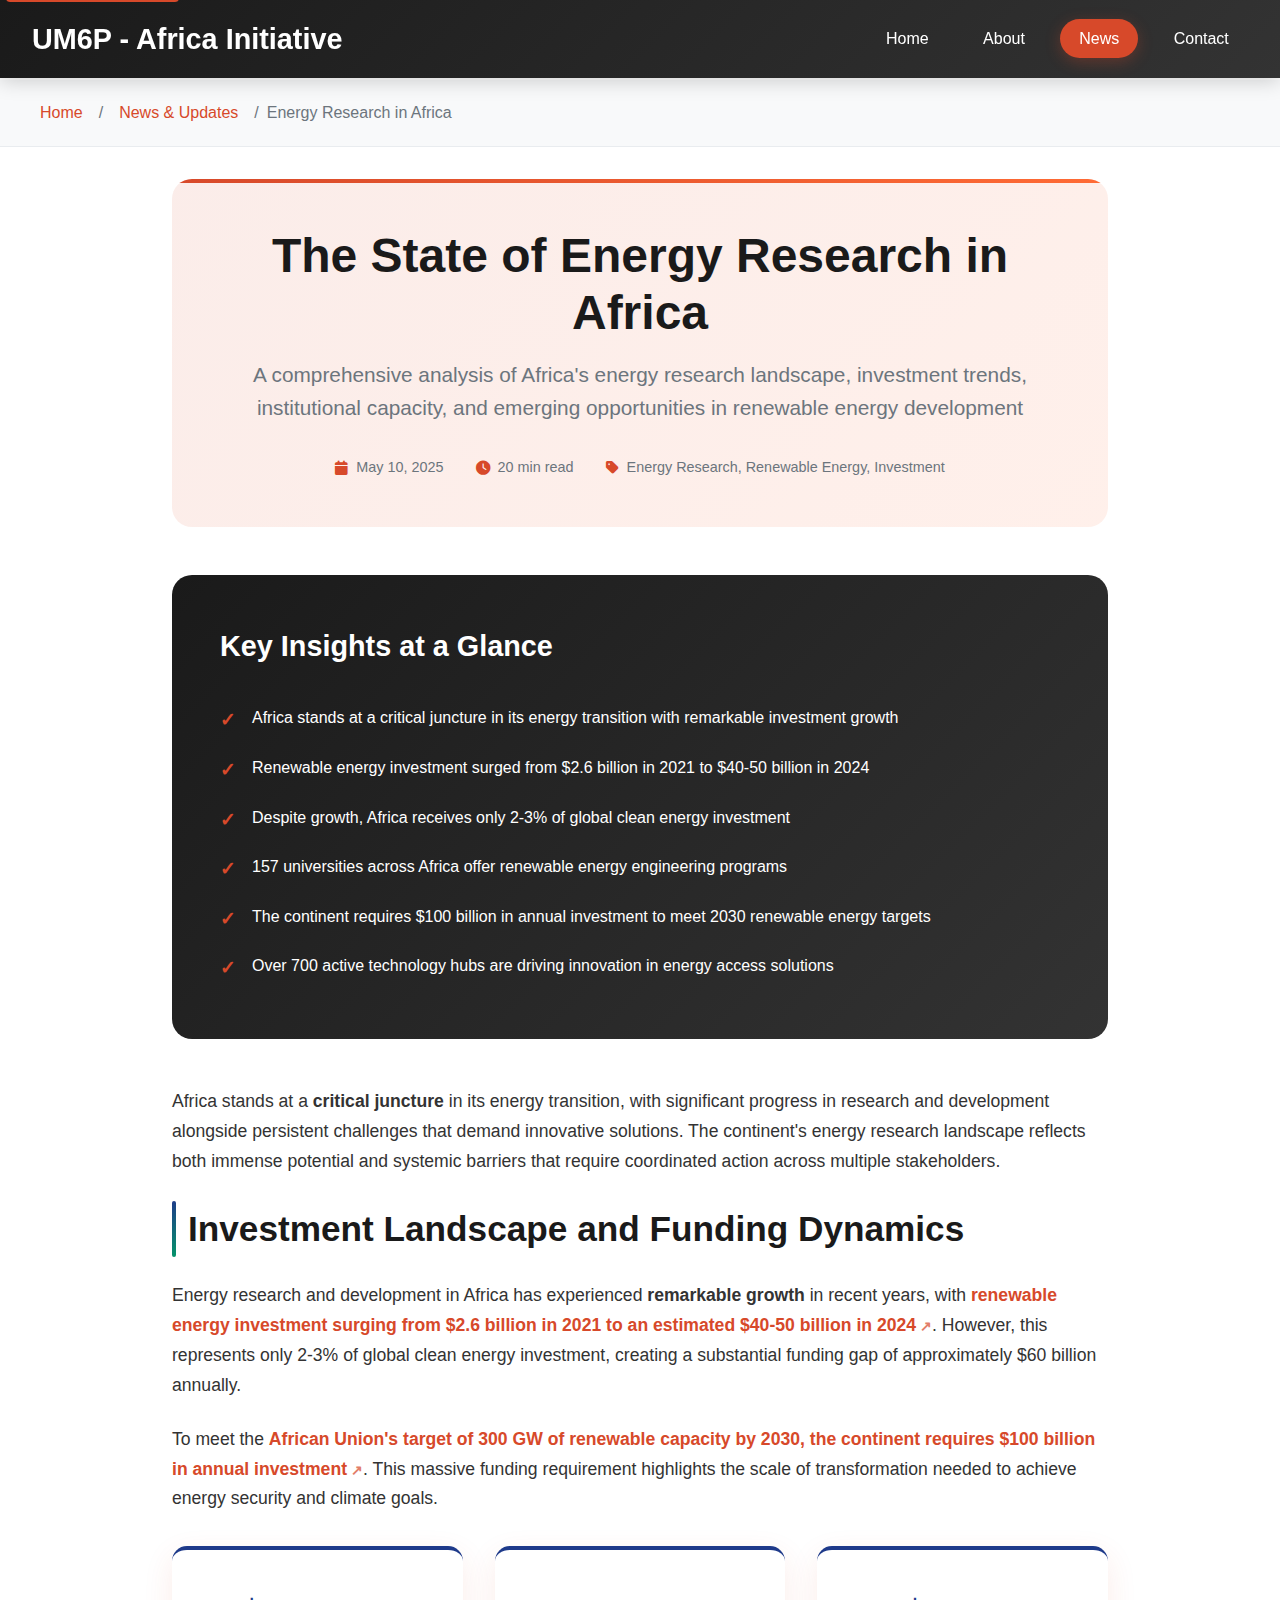
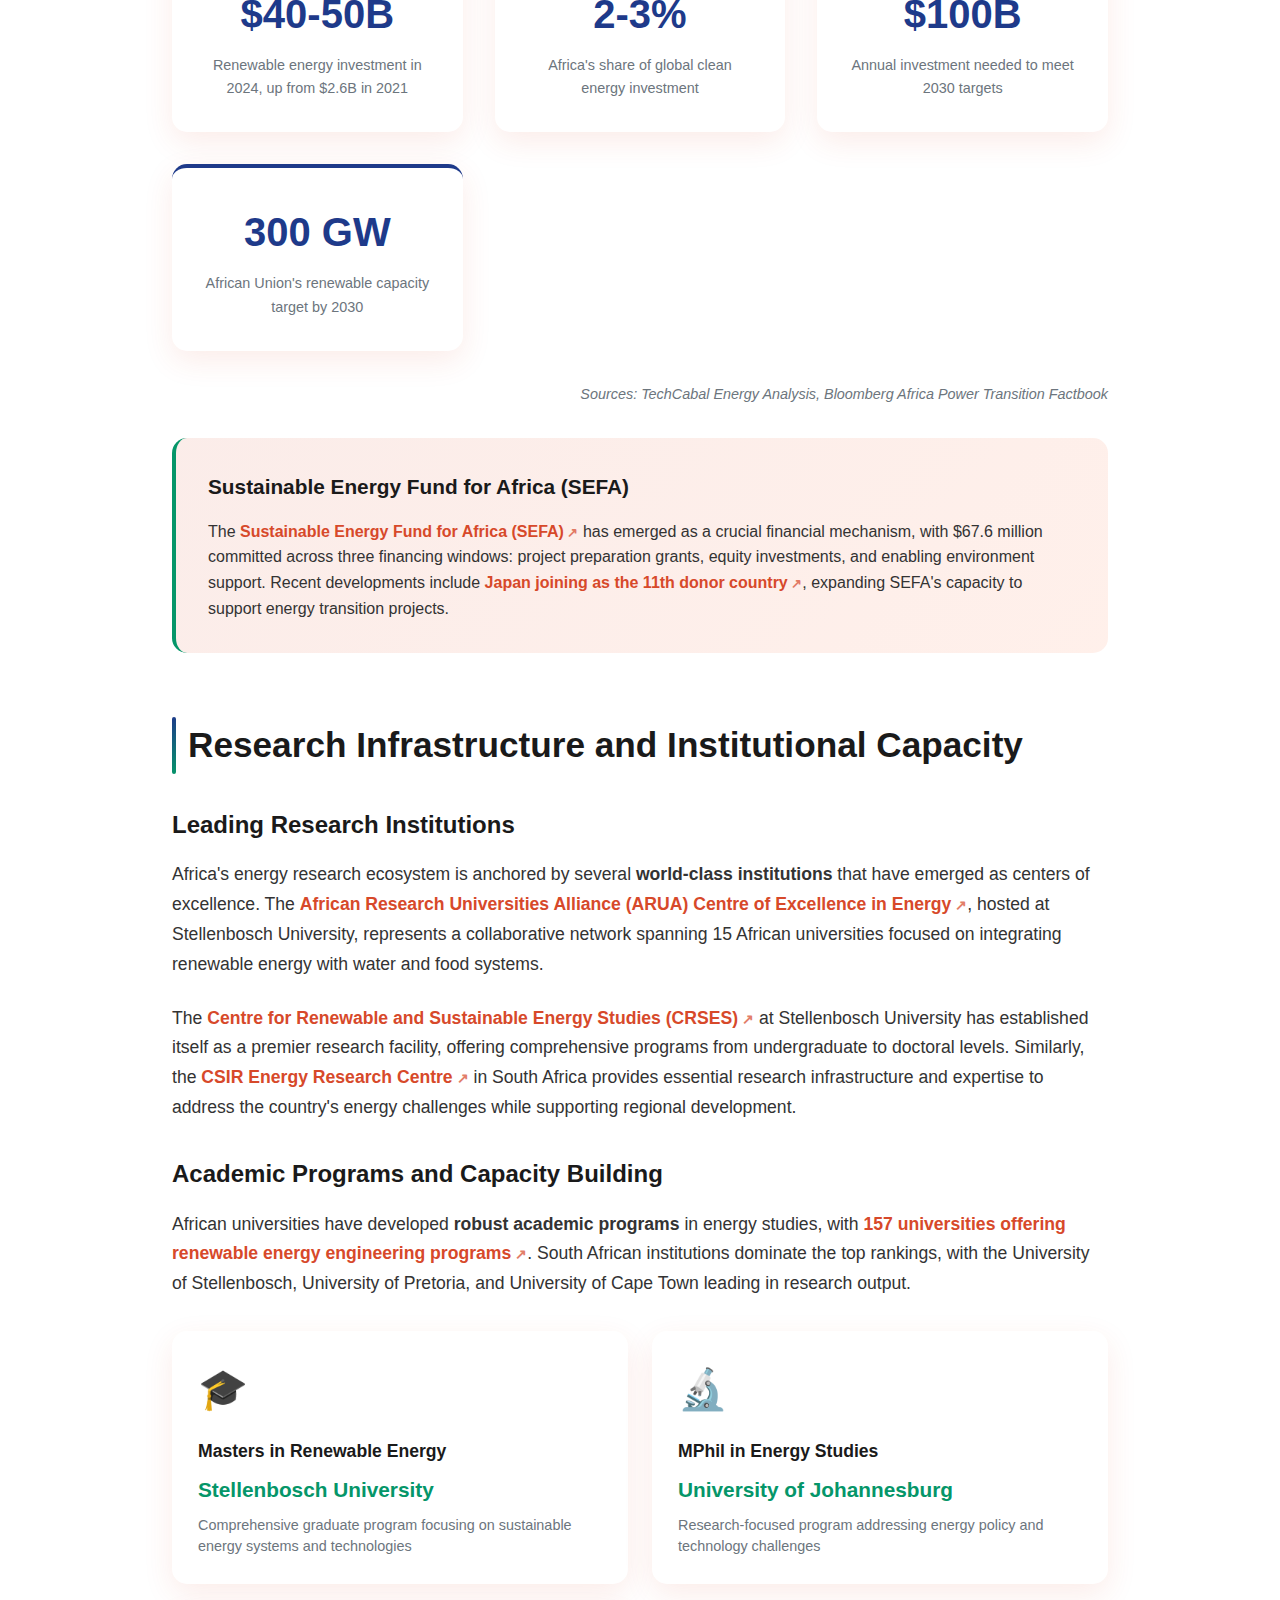
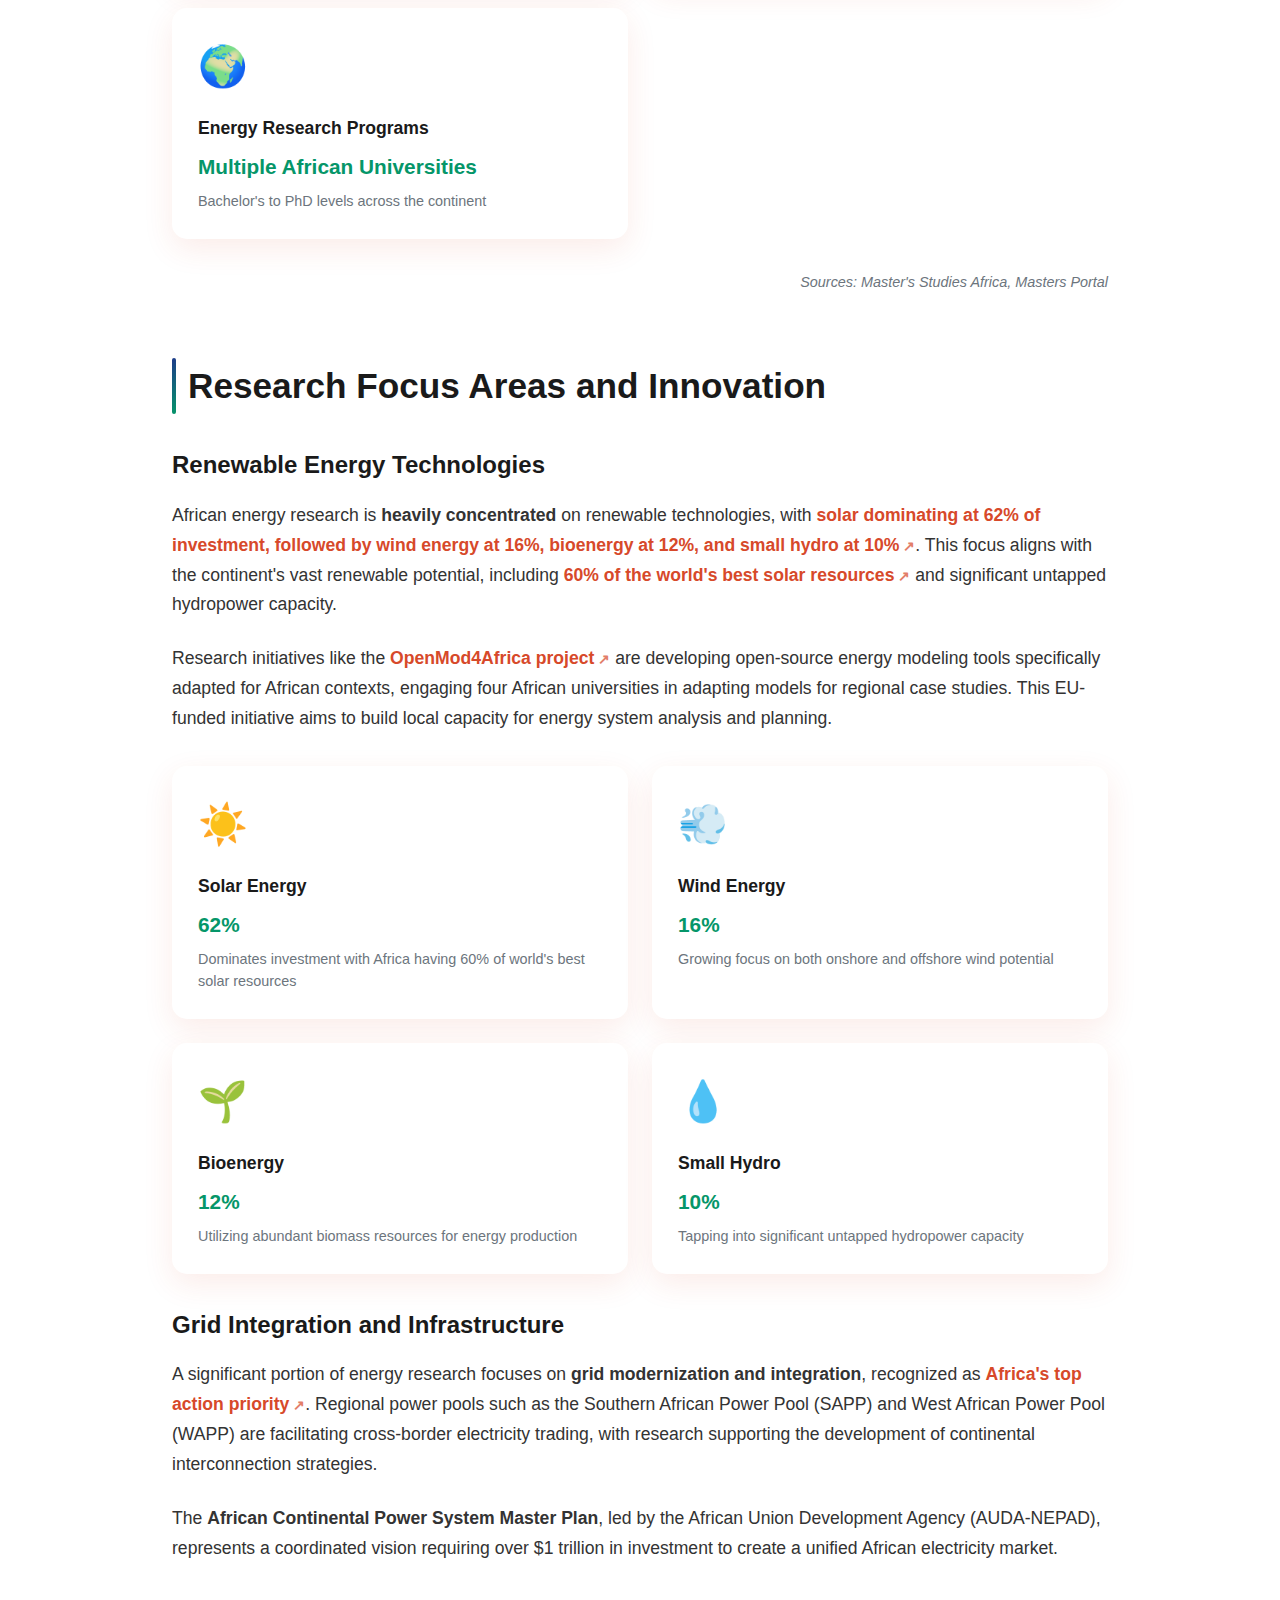
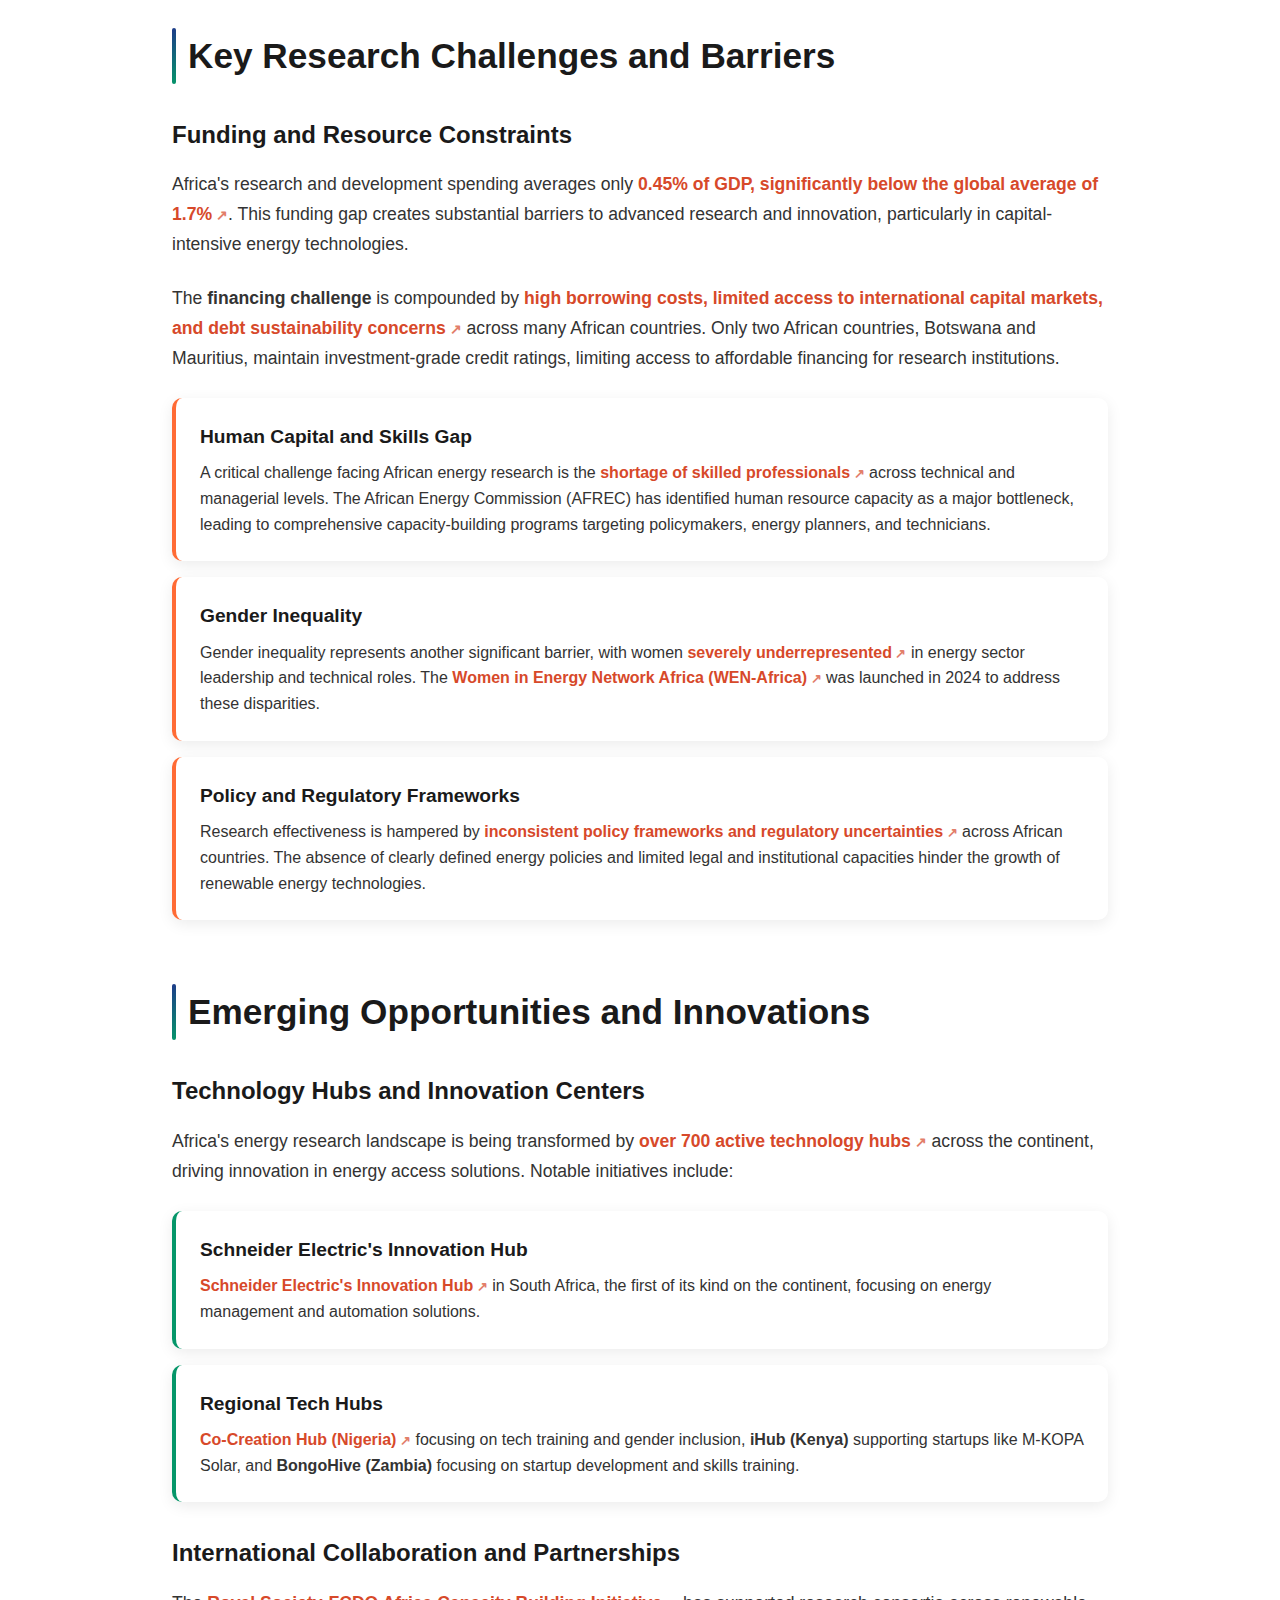
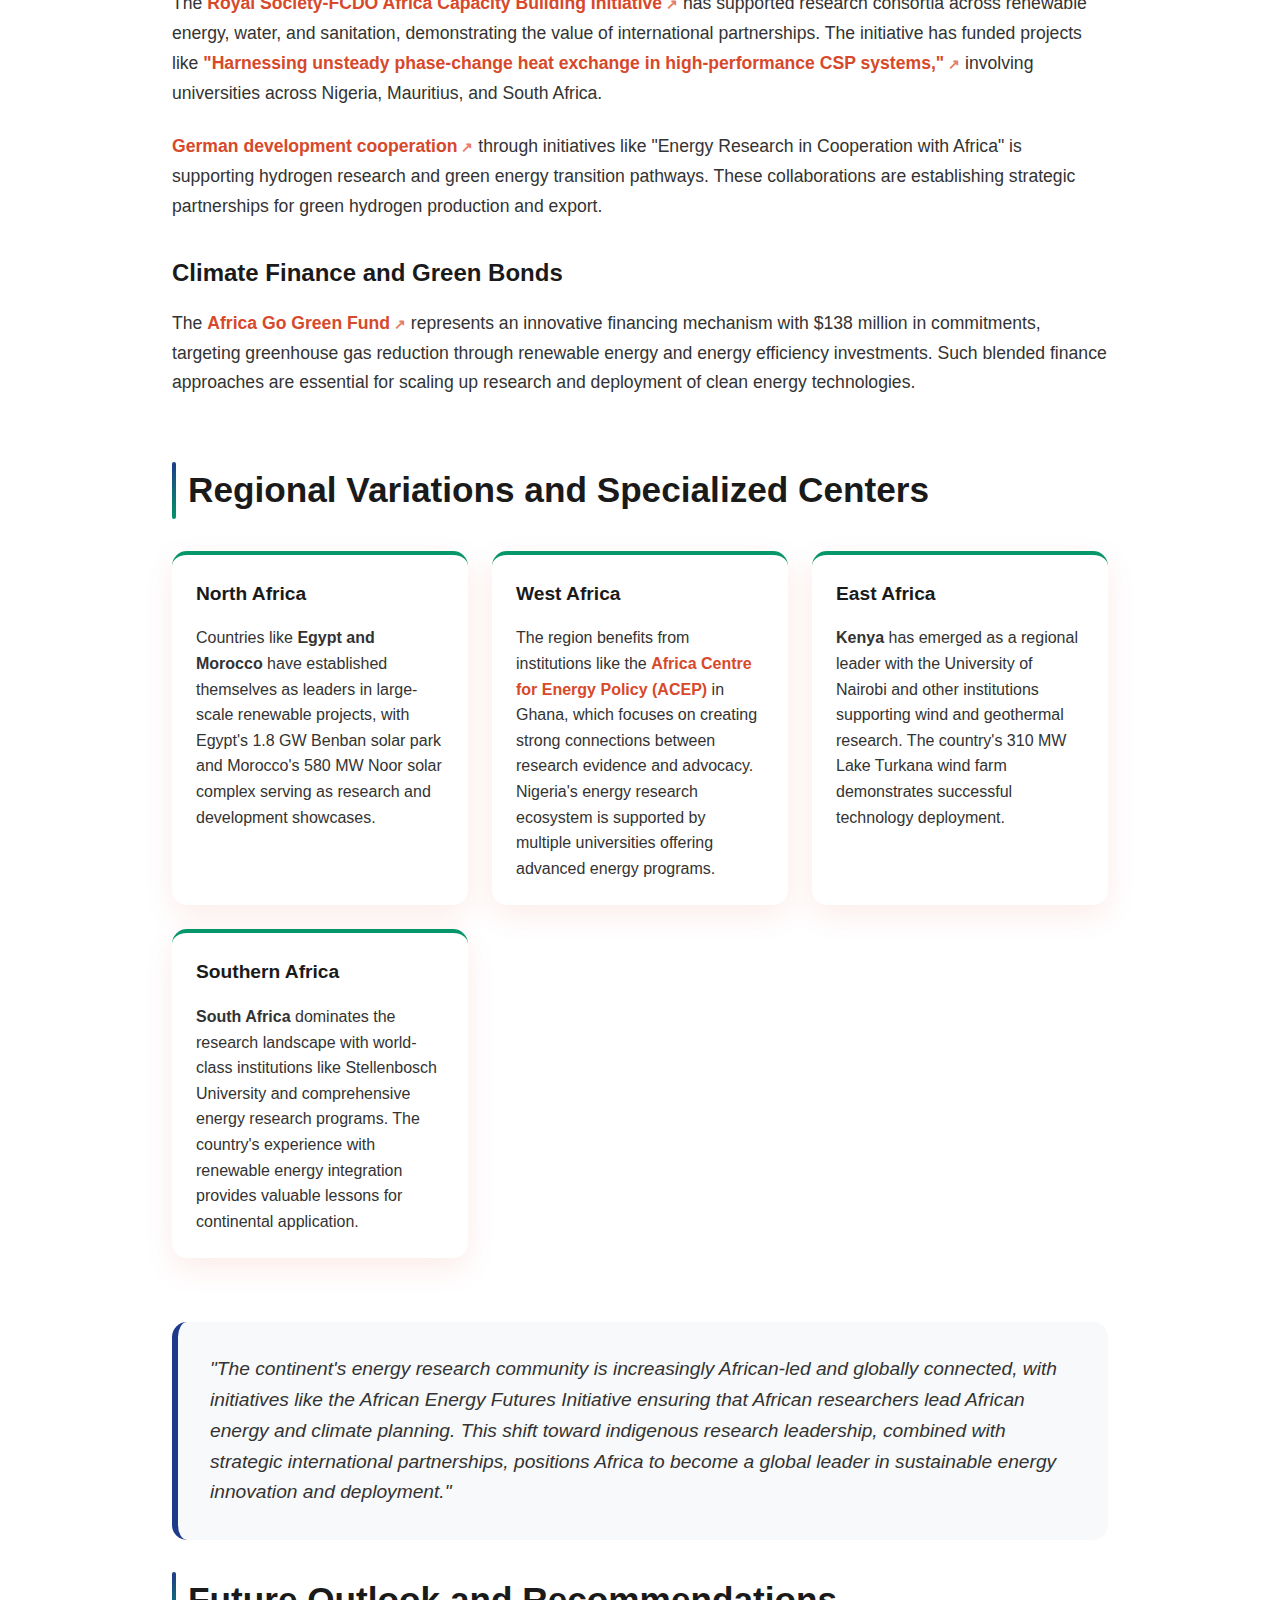
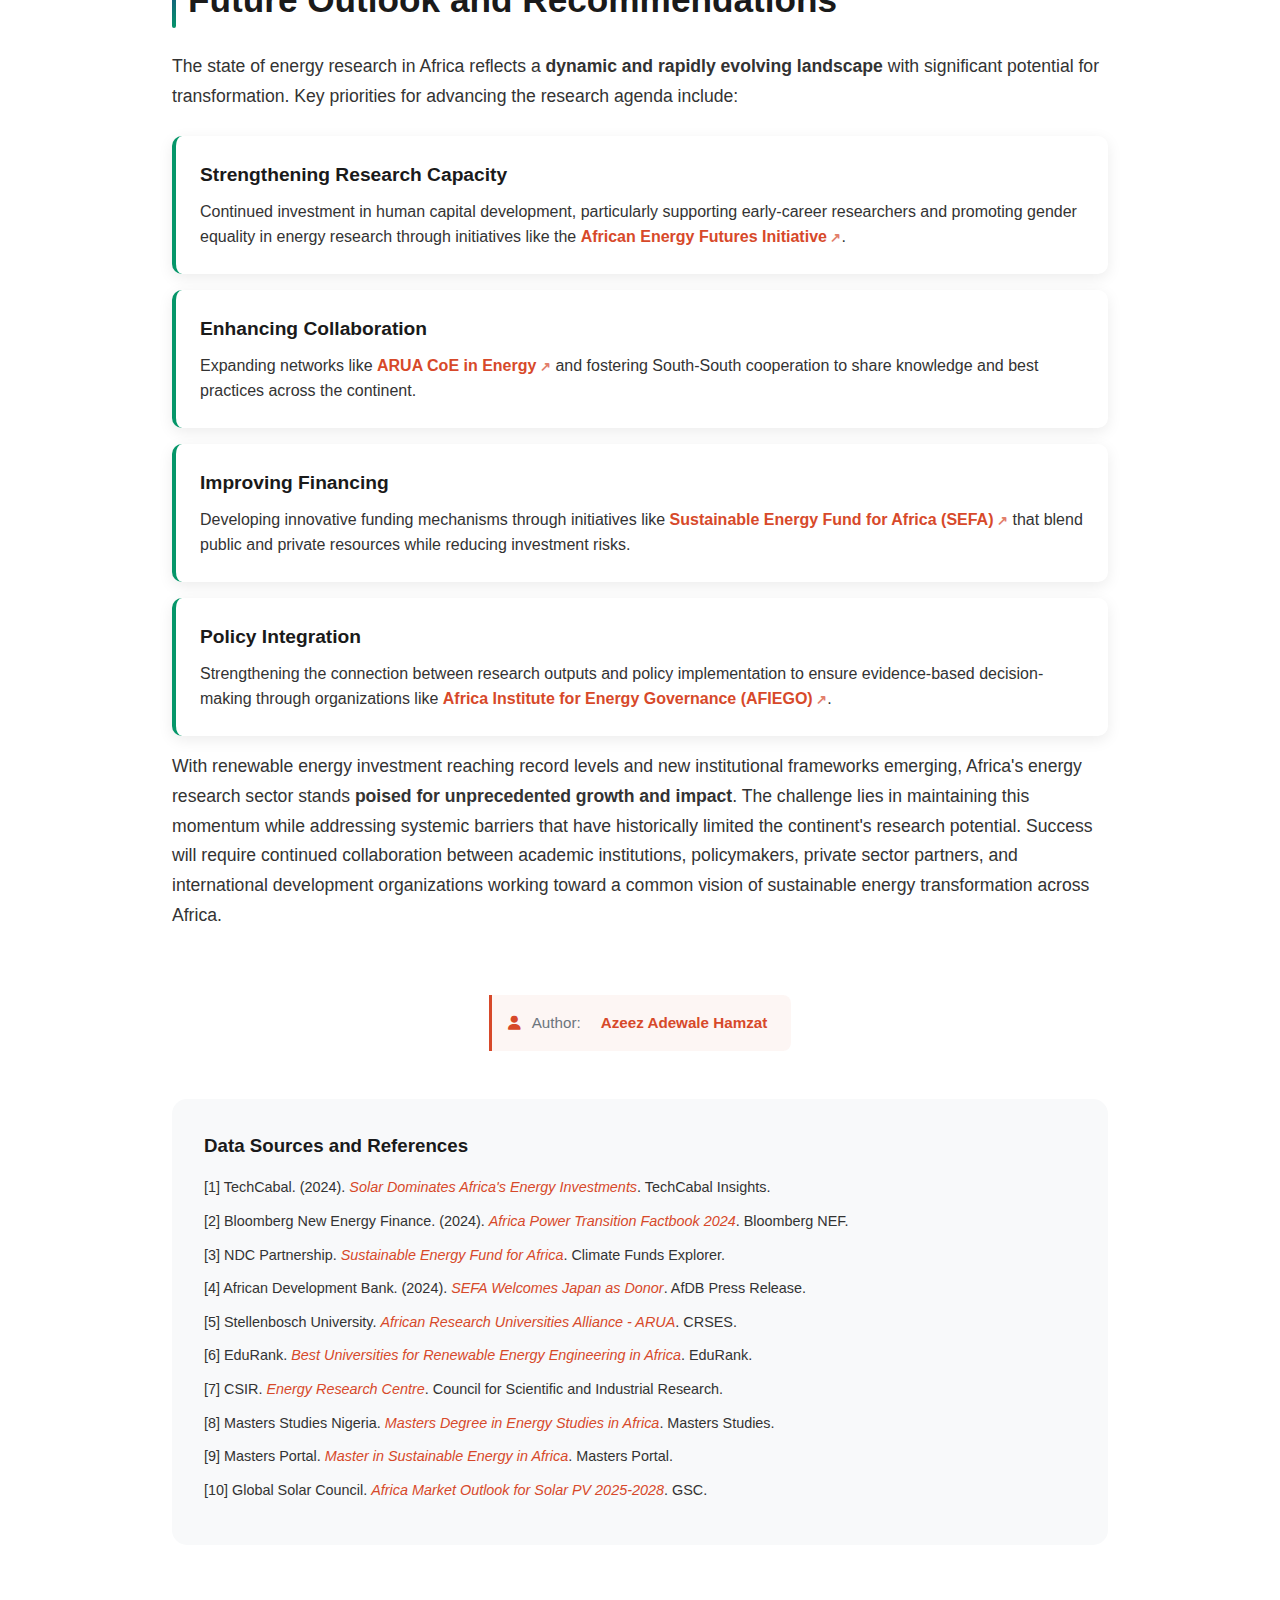
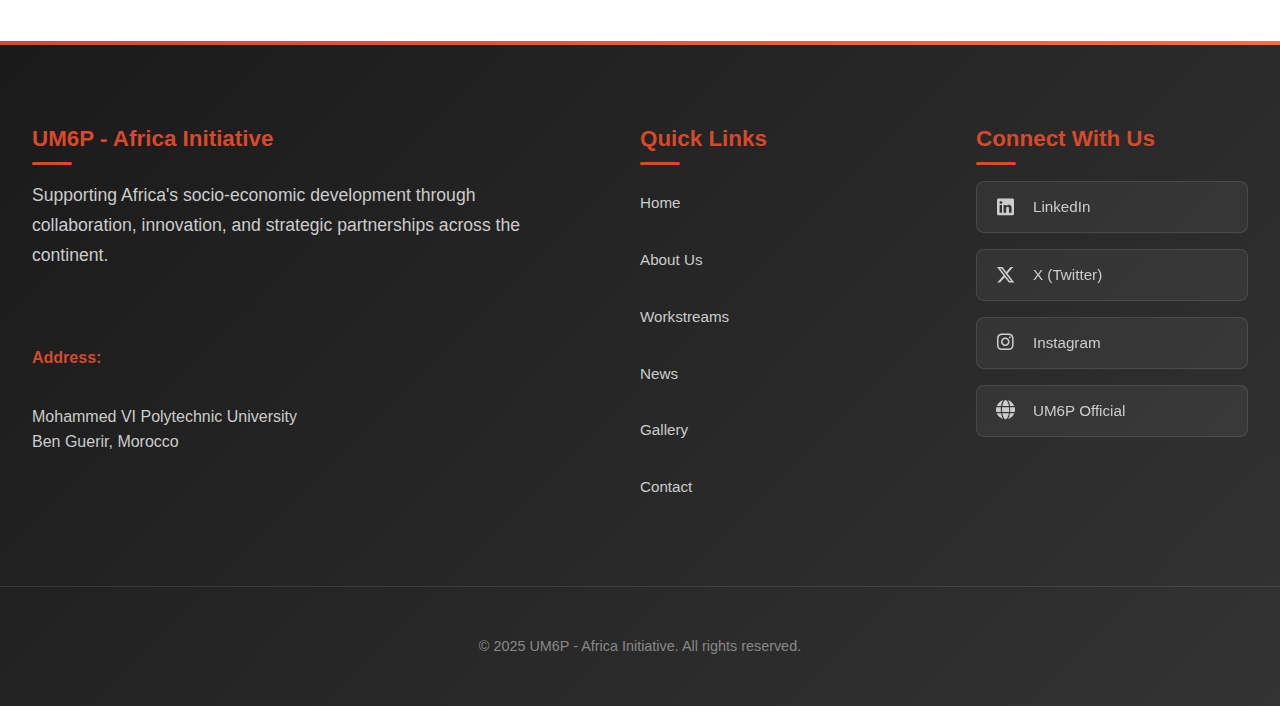
<file: energy_research_africa.html>
<!DOCTYPE html>
<html lang="en">
<head>
    <meta charset="UTF-8">
    <meta name="viewport" content="width=device-width, initial-scale=1.0">
    <title>The State of Energy Research in Africa - UM6P Africa Initiative</title>
    
    <!-- SEO and Meta Tags -->
    <meta name="description" content="A comprehensive analysis of Africa's energy research landscape, investment trends, institutional capacity, and emerging opportunities in renewable energy development.">
    <meta name="keywords" content="energy research, Africa, renewable energy, research institutions, SEFA, ARUA, energy transition, investment">
    <meta name="author" content="UM6P Africa Initiative">
    <meta name="robots" content="index, follow">
    <meta name="theme-color" content="#D7492A">
    
    <!-- Open Graph tags -->
    <meta property="og:title" content="The State of Energy Research in Africa">
    <meta property="og:description" content="A comprehensive analysis of Africa's energy research landscape, investment trends, and emerging opportunities">
    <meta property="og:type" content="article">
    <meta property="og:url" content="https://um6p-africa.ma/energy-research-africa">
    <meta property="og:image" content="https://um6p-africa.ma/images/blog/energy-research.jpg">
    <meta property="og:site_name" content="UM6P Africa Initiative">
    
    <!-- Twitter Card tags -->
    <meta name="twitter:card" content="summary_large_image">
    <meta name="twitter:title" content="The State of Energy Research in Africa">
    <meta name="twitter:description" content="A comprehensive analysis of Africa's energy research landscape and investment trends">
    <meta name="twitter:image" content="https://um6p-africa.ma/images/blog/energy-research.jpg">
    
    <!-- Preconnect to external domains -->
    <link rel="preconnect" href="https://cdnjs.cloudflare.com">
    <link rel="preconnect" href="https://fonts.googleapis.com">
    
    <!-- Stylesheets -->
    <link rel="stylesheet" href="https://cdnjs.cloudflare.com/ajax/libs/font-awesome/6.4.0/css/all.min.css">
    
    <style>
        /* CSS Variables and Base Styles */
        * {
            margin: 0;
            padding: 0;
            box-sizing: border-box;
        }

        :root {
            --primary-red: #D7492A;
            --primary-black: #1a1a1a;
            --primary-white: #ffffff;
            --light-gray: #f8f9fa;
            --medium-gray: #6c757d;
            --dark-gray: #333333;
            --accent-orange: #ff6b35;
            --energy-blue: #1e3a8a;
            --energy-green: #059669;
            --shadow: 0 10px 30px rgba(215, 73, 42, 0.1);
            --hover-shadow: 0 20px 40px rgba(215, 73, 42, 0.2);
            --gradient-1: linear-gradient(135deg, #D7492A 0%, #ff6b35 100%);
            --gradient-2: linear-gradient(135deg, #1a1a1a 0%, #333333 100%);
            --gradient-3: linear-gradient(135deg, rgba(215, 73, 42, 0.1) 0%, rgba(255, 107, 53, 0.1) 100%);
            --energy-gradient: linear-gradient(135deg, #1e3a8a 0%, #059669 100%);
        }

        body {
            font-family: 'Segoe UI', Tahoma, Geneva, Verdana, sans-serif;
            line-height: 1.6;
            color: var(--dark-gray);
            overflow-x: hidden;
            opacity: 0;
            transition: opacity 0.3s ease;
        }

        body.loaded {
            opacity: 1;
        }

        /* Skip link for accessibility */
        .skip-link {
            position: absolute;
            top: -40px;
            left: 6px;
            background: var(--primary-red);
            color: white;
            padding: 8px;
            text-decoration: none;
            border-radius: 0 0 4px 4px;
            z-index: 9999;
            font-weight: 600;
        }

        .skip-link:focus {
            top: 0;
        }

        /* Header */
        .header {
            background: var(--gradient-2);
            color: var(--primary-white);
            padding: 1rem 0;
            position: fixed;
            width: 100%;
            top: 0;
            z-index: 1000;
            backdrop-filter: blur(10px);
            box-shadow: 0 2px 20px rgba(0,0,0,0.2);
            transition: all 0.3s ease;
        }

        .nav-container {
            max-width: 1400px;
            margin: 0 auto;
            display: flex;
            justify-content: space-between;
            align-items: center;
            padding: 0 2rem;
        }

        .logo {
            font-size: 1.8rem;
            font-weight: bold;
            display: flex;
            align-items: center;
            gap: 10px;
            color: var(--primary-white);
            cursor: pointer;
        }

        .logo a {
            color: var(--primary-white);
            text-decoration: none;
            display: flex;
            align-items: center;
            gap: 10px;
            transition: all 0.3s ease;
        }

        .logo a:hover {
            opacity: 0.9;
            transform: translateY(-1px);
        }

        .nav-menu {
            display: flex;
            list-style: none;
            gap: 1rem;
            align-items: center;
        }

        .nav-menu a {
            color: var(--primary-white);
            text-decoration: none;
            font-weight: 500;
            transition: all 0.3s ease;
            padding: 0.7rem 1.2rem;
            border-radius: 25px;
            position: relative;
            cursor: pointer;
        }

        .nav-menu a:hover, .nav-menu a.active {
            background: var(--primary-red);
            transform: translateY(-2px);
            box-shadow: 0 4px 15px rgba(215, 73, 42, 0.3);
        }

        /* Mobile menu hamburger button */
        .mobile-menu-btn {
            display: none;
            background: none;
            border: none;
            color: var(--primary-white);
            cursor: pointer;
            min-width: 44px;
            min-height: 44px;
            flex-direction: column;
            justify-content: center;
            align-items: center;
            gap: 4px;
            transition: all 0.3s ease;
        }

        .hamburger-line {
            width: 25px;
            height: 3px;
            background: var(--primary-white);
            transition: all 0.3s ease;
            border-radius: 2px;
        }

        /* Dropdown Menu Styles */
        .dropdown {
            position: relative;
        }

        .dropdown-toggle {
            display: flex;
            align-items: center;
            gap: 0.5rem;
        }

        .dropdown-toggle i {
            font-size: 0.8rem;
            transition: transform 0.3s ease;
        }

        .dropdown:hover .dropdown-toggle i,
        .dropdown-toggle[aria-expanded="true"] i {
            transform: rotate(180deg);
        }

        .dropdown-menu {
            display: none;
            position: absolute;
            top: 100%;
            left: 0;
            background-color: #000000;
            border: 1px solid #d7492a;
            border-radius: 5px;
            box-shadow: 0 4px 12px rgba(0, 0, 0, 0.2);
            min-width: 150px;
            z-index: 1000;
            opacity: 0;
            visibility: hidden;
            transform: translateY(-10px);
            transition: all 0.3s ease;
        }

        .dropdown:hover .dropdown-menu,
        .dropdown-toggle[aria-expanded="true"] + .dropdown-menu {
            display: block !important;
            opacity: 1;
            visibility: visible;
            transform: translateY(0);
        }

        .dropdown-menu li {
            margin: 0;
        }

        .dropdown-menu a {
            display: block;
            padding: 0.75rem 1rem;
            color: #FFFFFF;
            font-weight: 400;
            position: relative;
            transition: background-color 0.3s, color 0.3s;
            min-height: 44px;
            display: flex;
            align-items: center;
        }

        .dropdown-menu a:hover,
        .dropdown-menu a:focus,
        .dropdown-menu a.active {
            background-color: #d7492a;
            color: #FFFFFF;
            transform: none;
        }

        /* Page Container */
        .page-container {
            min-height: 100vh;
            padding-top: 80px;
        }

        /* Breadcrumb Navigation */
        .breadcrumb {
            background: var(--light-gray);
            padding: 1rem 0;
            border-bottom: 1px solid #e9ecef;
        }
        
        .breadcrumb-list {
            display: flex;
            align-items: center;
            gap: 0.5rem;
            list-style: none;
            margin: 0;
            padding: 0;
            max-width: 1400px;
            margin: 0 auto;
            padding: 0 2rem;
        }
        
        .breadcrumb-list li {
            display: flex;
            align-items: center;
        }
        
        .breadcrumb-list li:not(:last-child)::after {
            content: '/';
            margin-left: 0.5rem;
            color: var(--medium-gray);
        }
        
        .breadcrumb-list a {
            color: var(--primary-red);
            text-decoration: none;
            transition: color 0.3s ease;
            padding: 0.25rem 0.5rem;
            border-radius: 4px;
        }
        
        .breadcrumb-list a:hover {
            color: var(--accent-orange);
            background-color: rgba(215, 73, 42, 0.1);
        }
        
        .breadcrumb-list li[aria-current="page"] {
            color: var(--medium-gray);
            font-weight: 500;
        }

        /* Article Styles */
        .article-container {
            max-width: 1000px;
            margin: 0 auto;
            padding: 2rem;
            background: var(--primary-white);
        }

        .article-header {
            text-align: center;
            margin-bottom: 3rem;
            padding: 3rem 2rem;
            background: var(--gradient-3);
            border-radius: 20px;
            position: relative;
            overflow: hidden;
        }

        .article-header::before {
            content: '';
            position: absolute;
            top: 0;
            left: 0;
            right: 0;
            height: 4px;
            background: var(--gradient-1);
        }

        .article-title {
            font-size: 3rem;
            color: var(--primary-black);
            margin-bottom: 1rem;
            font-weight: 700;
            line-height: 1.2;
        }

        .article-subtitle {
            font-size: 1.3rem;
            color: var(--medium-gray);
            max-width: 800px;
            margin: 0 auto 2rem;
        }

        .article-meta {
            display: flex;
            justify-content: center;
            gap: 2rem;
            font-size: 0.9rem;
            color: var(--medium-gray);
            flex-wrap: wrap;
        }

        .meta-item {
            display: flex;
            align-items: center;
            gap: 0.5rem;
        }

        .meta-item i {
            color: var(--primary-red);
        }

        .section {
            margin-bottom: 4rem;
        }

        .section-title {
            font-size: 2.2rem;
            color: var(--primary-black);
            margin-bottom: 1.5rem;
            position: relative;
            padding-left: 1rem;
        }

        .section-title::before {
            content: '';
            position: absolute;
            left: 0;
            top: 0;
            bottom: 0;
            width: 4px;
            background: var(--energy-gradient);
            border-radius: 2px;
        }

        .subsection-title {
            font-size: 1.5rem;
            color: var(--primary-black);
            margin: 2rem 0 1rem;
            font-weight: 600;
        }

        .content-text {
            font-size: 1.1rem;
            margin-bottom: 1.5rem;
            color: var(--dark-gray);
            line-height: 1.7;
        }

        /* Link Styling */
        .content-text a, .highlight-box a, .opportunity-item a,  .regional-card a, .challenge-item a {
            color: var(--primary-red);
            text-decoration: none;
            border-bottom: 1px solid transparent;
            transition: all 0.3s ease;
        }

        .content-text a:hover, .highlight-box a:hover, .opportunity-item a:hover, .challenge-item a:hover {
            color: var(--accent-orange);
            border-bottom-color: var(--accent-orange);
        }

        .content-text a[target="_blank"]::after, .highlight-box a[target="_blank"]::after, 
        .opportunity-item a[target="_blank"]::after, .challenge-item a[target="_blank"]::after {
            content: " ↗";
            font-size: 0.8em;
            opacity: 0.7;
        }

        .highlight-box {
            background: var(--gradient-3);
            padding: 2rem;
            border-radius: 15px;
            margin: 2rem 0;
            border-left: 4px solid var(--energy-green);
        }

        .highlight-box h3 {
            color: var(--primary-black);
            margin-bottom: 1rem;
            font-size: 1.3rem;
        }

        .stats-grid {
            display: grid;
            grid-template-columns: repeat(auto-fit, minmax(250px, 1fr));
            gap: 2rem;
            margin: 2rem 0;
        }

        .stat-card {
            background: var(--primary-white);
            padding: 2rem;
            border-radius: 15px;
            text-align: center;
            box-shadow: var(--shadow);
            border-top: 4px solid var(--energy-blue);
            transition: all 0.3s ease;
        }

        .stat-card:hover {
            transform: translateY(-5px);
            box-shadow: var(--hover-shadow);
        }

        .stat-number {
            font-size: 2.5rem;
            font-weight: bold;
            color: var(--energy-blue);
            margin-bottom: 0.5rem;
        }

        .stat-label {
            color: var(--medium-gray);
            font-weight: 500;
            font-size: 0.9rem;
        }

        .data-table {
            width: 100%;
            border-collapse: collapse;
            margin: 2rem 0;
            background: var(--primary-white);
            border-radius: 10px;
            overflow: hidden;
            box-shadow: var(--shadow);
        }

        .data-table th {
            background: var(--energy-gradient);
            color: var(--primary-white);
            padding: 1rem;
            text-align: left;
            font-weight: 600;
        }

        .data-table td {
            padding: 1rem;
            border-bottom: 1px solid #e9ecef;
        }

        .data-table tr:hover {
            background: var(--light-gray);
        }

        .data-source {
            font-size: 0.9rem;
            color: var(--medium-gray);
            font-style: italic;
            margin-top: 0.5rem;
            text-align: right;
        }

        .data-source a {
            color: var(--medium-gray);
            text-decoration: none;
            border-bottom: 1px solid transparent;
            transition: all 0.3s ease;
        }

        .data-source a:hover {
            color: var(--primary-red);
            border-bottom-color: var(--primary-red);
        }

        .challenge-item, .opportunity-item {
            background: var(--primary-white);
            padding: 1.5rem;
            margin: 1rem 0;
            border-radius: 10px;
            box-shadow: 0 4px 15px rgba(0, 0, 0, 0.08);
        }

        .challenge-item {
            border-left: 4px solid var(--accent-orange);
        }

        .opportunity-item {
            border-left: 4px solid var(--energy-green);
        }

        .challenge-item h4, .opportunity-item h4 {
            color: var(--primary-black);
            margin-bottom: 0.5rem;
            font-size: 1.2rem;
        }

        .key-findings {
            background: var(--gradient-2);
            color: var(--primary-white);
            padding: 3rem;
            border-radius: 20px;
            margin: 3rem 0;
        }

        .key-findings h3 {
            color: var(--primary-white);
            margin-bottom: 1.5rem;
            font-size: 1.8rem;
        }

        .findings-list {
            list-style: none;
            padding: 0;
        }

        .findings-list li {
            padding: 0.75rem 0;
            padding-left: 2rem;
            position: relative;
        }

        .findings-list li::before {
            content: '✓';
            position: absolute;
            left: 0;
            color: var(--primary-red);
            font-weight: bold;
            font-size: 1.2rem;
        }

        .energy-grid {
            display: grid;
            grid-template-columns: repeat(auto-fit, minmax(300px, 1fr));
            gap: 1.5rem;
            margin: 2rem 0;
        }

        .energy-card {
            background: var(--primary-white);
            padding: 1.5rem;
            border-radius: 15px;
            box-shadow: var(--shadow);
            border: 2px solid transparent;
            transition: all 0.3s ease;
        }

        .energy-card:hover {
            border-color: var(--energy-green);
            transform: translateY(-3px);
        }

        .energy-icon {
            font-size: 2.5rem;
            margin-bottom: 1rem;
            color: var(--energy-blue);
        }

        .energy-title {
            font-weight: 600;
            color: var(--primary-black);
            margin-bottom: 0.5rem;
            font-size: 1.1rem;
        }

        .energy-stat {
            font-size: 1.3rem;
            font-weight: bold;
            color: var(--energy-green);
            margin-bottom: 0.5rem;
        }

        .energy-description {
            font-size: 0.9rem;
            color: var(--medium-gray);
            line-height: 1.5;
        }

        .quote-block {
            background: var(--light-gray);
            padding: 2rem;
            border-radius: 15px;
            border-left: 6px solid var(--energy-blue);
            margin: 2rem 0;
            font-style: italic;
            font-size: 1.2rem;
            color: var(--dark-gray);
        }

        .regional-grid {
            display: grid;
            grid-template-columns: repeat(auto-fit, minmax(280px, 1fr));
            gap: 1.5rem;
            margin: 2rem 0;
        }

        .regional-card {
            background: var(--primary-white);
            padding: 1.5rem;
            border-radius: 15px;
            box-shadow: var(--shadow);
            border-top: 4px solid var(--energy-green);
        }

        .regional-card h4 {
            color: var(--primary-black);
            margin-bottom: 1rem;
            font-size: 1.2rem;
        }

        .author-attribution {
            display: flex;
            align-items: center;
            justify-content: center; /* Centers the content */
            gap: 0.5rem;
            margin: 1rem auto; /* Centers the container and adds auto margins */
            padding: 0.75rem 1rem;
            background: rgba(215, 73, 42, 0.05);
            border-left: 3px solid var(--primary-red);
            border-radius: 0 8px 8px 0;
            font-size: 0.95rem;
            transition: all 0.3s ease;
            max-width: fit-content; /* Only takes up needed space */
        }

        .author-attribution:hover {
            background: rgba(215, 73, 42, 0.08);
            transform: translateX(2px);
        }

        .author-attribution i {
            color: var(--primary-red);
            font-size: 0.9rem;
            min-width: 16px;
        }

        .author-label {
            color: var(--medium-gray);
            font-weight: 500;
            margin-right: 0.25rem;
        }

        .author-attribution a {
            color: var(--primary-red);
            text-decoration: none;
            font-weight: 600;
            padding: 0.25rem 0.5rem;
            border-radius: 4px;
            transition: all 0.3s ease;
            position: relative;
        }

        .author-attribution a:hover,
        .author-attribution a:focus {
            color: var(--accent-orange);
            background-color: rgba(215, 73, 42, 0.1);
            text-decoration: underline;
            transform: translateY(-1px);
        }

        .author-attribution a:visited {
            color: #a53b2a;
        }

        .author-attribution a:visited:hover {
            color: var(--accent-orange);
        }

        .author-attribution a::after {
            content: "";
            position: absolute;
            bottom: 0;
            left: 50%;
            width: 0;
            height: 2px;
            background: var(--gradient-1);
            transition: all 0.3s ease;
            transform: translateX(-50%);
        }

        .author-attribution a:hover::after {
            width: 100%;
        }

        /* Mobile responsiveness */
        @media (max-width: 480px) {
            .author-attribution {
                font-size: 0.9rem;
                padding: 0.6rem 0.8rem;
                gap: 0.4rem;
            }
            
            .author-attribution a {
                padding: 0.2rem 0.4rem;
            }
        }

        .cta-section {
            background: var(--energy-gradient);
            color: var(--primary-white);
            padding: 3rem;
            border-radius: 20px;
            text-align: center;
            margin: 3rem 0;
        }

        .cta-section h3 {
            margin-bottom: 1rem;
            font-size: 1.8rem;
        }

        .cta-button {
            display: inline-block;
            background: var(--primary-white);
            color: var(--energy-blue);
            padding: 1rem 2rem;
            border-radius: 50px;
            text-decoration: none;
            font-weight: 600;
            margin-top: 1rem;
            transition: all 0.3s ease;
        }

        .cta-button:hover {
            transform: translateY(-2px);
            box-shadow: 0 8px 25px rgba(0, 0, 0, 0.2);
        }

        .references {
            background: var(--light-gray);
            padding: 2rem;
            border-radius: 15px;
            margin-top: 3rem;
        }

        .references h3 {
            color: var(--primary-black);
            margin-bottom: 1rem;
        }

        .reference-item {
            margin-bottom: 0.75rem;
            font-size: 0.9rem;
            color: var(--dark-gray);
            line-height: 1.5;
        }

        .reference-item a {
            color: var(--primary-red);
            text-decoration: none;
            transition: color 0.3s ease;
        }

        .reference-item a:hover {
            color: var(--accent-orange);
        }

        /* Footer */
        /* Footer */
        .footer {
            background: var(--gradient-2);
            color: var(--primary-white);
            padding: 5rem 0 2rem;
            position: relative;
            margin-top: 4rem;
            /* Performance optimization */
            contain: layout;
        }

        .footer::before {
            content: '';
            position: absolute;
            top: 0;
            left: 0;
            right: 0;
            height: 4px;
            background: var(--gradient-1);
        }

        .footer-content {
            max-width: 1400px;
            margin: 0 auto;
            padding: 0 2rem;
            display: grid;
            grid-template-columns: 2fr 1fr 1fr;
            gap: 4rem;
            align-items: start;
        }

        .footer-section {
            line-height: 1.6;
        }

        .footer-section h3 {
            color: var(--primary-red);
            margin-bottom: 1.5rem;
            font-size: 1.4rem;
            font-weight: 700;
            position: relative;
        }

        .footer-section h3::after {
            content: '';
            position: absolute;
            bottom: -8px;
            left: 0;
            width: 40px;
            height: 3px;
            background: var(--primary-red);
            border-radius: 2px;
        }

        .footer-section p {
            color: #ccc;
            line-height: 1.7;
            margin-bottom: 1.5rem;
            font-size: 1rem;
        }

        .footer-section a {
            color: #ccc;
            text-decoration: none;
            transition: all 0.3s ease;
            display: flex;
            align-items: center;
            margin-bottom: 0.8rem;
            cursor: pointer;
            min-height: 44px;
            padding: 0.5rem 0;
            border-radius: 4px;
            position: relative;
            font-size: 0.95rem;
        }

        .footer-section a:hover {
            color: var(--primary-red);
            transform: translateX(5px);
            background: rgba(215, 73, 42, 0.1);
            padding-left: 10px;
        }

        .footer-section a i {
            margin-right: 0.8rem;
            width: 20px;
            text-align: center;
            font-size: 1.1rem;
            transition: transform 0.3s ease;
        }

        .footer-section a:hover i {
            transform: scale(1.2);
            color: var(--primary-red);
        }

        /* First footer section (company info) specific styling */
        .footer-section:first-child {
            max-width: none;
        }

        .footer-section:first-child p {
            font-size: 1.1rem;
            margin-bottom: 2rem;
        }

        .footer-section:first-child address {
            font-style: normal;
            color: #ccc;
            line-height: 1.6;
            margin-top: 1rem;
        }

        .footer-section:first-child strong {
            color: var(--primary-red);
            display: block;
            margin-bottom: 0.5rem;
            font-weight: 600;
        }

        /* Social media links styling */
        .footer-section:last-child a {
            background: rgba(255, 255, 255, 0.05);
            border: 1px solid rgba(255, 255, 255, 0.1);
            border-radius: 8px;
            padding: 0.8rem 1rem;
            margin-bottom: 1rem;
            transition: all 0.3s ease;
            backdrop-filter: blur(10px);
        }

        .footer-section:last-child a:hover {
            background: var(--primary-red);
            border-color: var(--primary-red);
            transform: translateY(-2px);
            box-shadow: 0 8px 20px rgba(215, 73, 42, 0.3);
            padding-left: 1rem;
        }

        .footer-section:last-child a i {
            margin-right: 1rem;
            width: 24px;
            font-size: 1.2rem;
        }

        .footer-bottom {
            border-top: 1px solid rgba(255, 255, 255, 0.1);
            padding-top: 2rem;
            margin-top: 4rem;
            text-align: center;
            color: #888;
            font-size: 0.9rem;
        }

        .footer-bottom p {
            margin: 0;
            padding: 1rem 0;
        }

        /* Responsive Design */
        @media (max-width: 1024px) {
            .stats-grid {
                grid-template-columns: repeat(2, 1fr);
            }
            
            .regional-comparison {
                grid-template-columns: repeat(3, 1fr);
            }

            /* Footer adjustments for tablet */
            .footer-content {
                grid-template-columns: 1fr 1fr;
                gap: 3rem;
            }

            .footer-section:first-child {
                grid-column: 1 / -1;
                text-align: center;
                margin-bottom: 1rem;
            }

            .footer-section:first-child h3::after {
                left: 50%;
                transform: translateX(-50%);
            }
        }

        @media (max-width: 768px) {
            /* Navigation */
            .nav-container {
                padding: 0 1rem;
            }
            
            .nav-menu {
                display: none;
                position: absolute;
                top: 100%;
                left: 0;
                right: 0;
                background: var(--primary-black);
                flex-direction: column;
                padding: 2rem 1rem;
                gap: 0.5rem;
                box-shadow: 0 4px 20px rgba(0,0,0,0.3);
                border-radius: 0 0 15px 15px;
            }
            
            .nav-menu.active {
                display: flex;
            }
            
            .mobile-menu-btn {
                display: flex;
            }
            
            .logo {
                font-size: 1.4rem;
            }

            /* Article */
            .article-container {
                padding: 1rem;
            }

            .article-title {
                font-size: 2.2rem;
            }

            .article-subtitle {
                font-size: 1.1rem;
            }

            .section-title {
                font-size: 1.8rem;
            }

            .stats-grid {
                grid-template-columns: 1fr;
                gap: 1rem;
            }

            .regional-comparison {
                grid-template-columns: repeat(2, 1fr);
            }

            .article-meta {
                flex-direction: column;
                gap: 1rem;
            }

            .data-table {
                font-size: 0.9rem;
            }

            .highlight-box,
            .key-findings,
            .cta-section {
                padding: 1.5rem;
            }

            /* Footer */
            .footer {
                padding: 4rem 0 2rem;
            }

            .footer-content {
                grid-template-columns: 1fr;
                gap: 2.5rem;
                text-align: center;
                padding: 0 1rem;
            }
            
            .footer-section h3 {
                font-size: 1.3rem;
                text-align: center;
            }

            .footer-section h3::after {
                left: 50%;
                transform: translateX(-50%);
            }

            .footer-section:first-child {
                text-align: center;
            }

            .footer-section:first-child address {
                text-align: center;
                font-size: 0.95rem;
            }

            .footer-section a {
                justify-content: center;
                text-align: center;
                margin-bottom: 0.6rem;
                font-size: 0.9rem;
            }

            .footer-section:last-child a {
                padding: 0.8rem;
                margin-bottom: 0.8rem;
            }
            
            .footer-section {
                padding: 1rem 0;
            }

            .footer-bottom {
                margin-top: 3rem;
                padding-top: 1.5rem;
            }

            .footer-bottom p {
                font-size: 0.85rem;
            }
        }

        @media (max-width: 480px) {
            .regional-comparison {
                grid-template-columns: 1fr;
            }

            .article-title {
                font-size: 1.8rem;
            }

            .section-title {
                font-size: 1.5rem;
            }

            /* Footer */
            .footer {
                padding: 4rem 0 2rem;
            }

            .footer-content {
                grid-template-columns: 1fr;
                gap: 2.5rem;
                text-align: center;
                padding: 0 1rem;
            }
            
            .footer-section h3 {
                font-size: 1.3rem;
                text-align: center;
            }

            .footer-section h3::after {
                left: 50%;
                transform: translateX(-50%);
            }

            .footer-section:first-child {
                text-align: center;
            }

            .footer-section:first-child address {
                text-align: center;
                font-size: 0.95rem;
            }

            .footer-section a {
                justify-content: center;
                text-align: center;
                margin-bottom: 0.6rem;
                font-size: 0.9rem;
            }

            .footer-section:last-child a {
                padding: 0.8rem;
                margin-bottom: 0.8rem;
            }
            
            .footer-section {
                padding: 1rem 0;
            }

            .footer-bottom {
                margin-top: 3rem;
                padding-top: 1.5rem;
            }

            .footer-bottom p {
                font-size: 0.85rem;
            }
        }

        .sr-only {
            position: absolute;
            width: 1px;
            height: 1px;
            padding: 0;
            margin: -1px;
            overflow: hidden;
            clip: rect(0, 0, 0, 0);
            white-space: nowrap;
            border: 0;
        }

    </style>
</head>
<body>
    <!-- Skip Link for Accessibility -->
    <a href="#main-content" class="skip-link">Skip to main content</a>
    
    <!-- Header -->
    <header class="header" role="banner">
        <div class="nav-container">
            <div class="logo">
                <a href="index.html" aria-label="UM6P Africa Initiative Homepage">
                    UM6P - Africa Initiative
                </a>
            </div>
            <nav role="navigation" aria-label="Main navigation">
                <ul class="nav-menu">
                    <li><a href="index.html">Home</a></li>
                    <li><a href="index.html#about">About</a></li>
                    <li><a href="news.html" class="active" aria-current="page">News</a></li>
                    <li><a href="index.html#contact">Contact</a></li>

                    <!-- Dropdown for UM6P Links -->
                    
                </ul>
                <button class="mobile-menu-btn" onclick="toggleMobileMenu()" aria-label="Toggle mobile menu" aria-expanded="false">
                    <span class="hamburger-line"></span>
                    <span class="hamburger-line"></span>
                    <span class="hamburger-line"></span>
                </button>
            </nav>
        </div>
    </header>

    <div class="page-container">
        <!-- Breadcrumb Navigation -->
        <nav aria-label="Breadcrumb" class="breadcrumb">
            <ol class="breadcrumb-list">
                <li><a href="index.html">Home</a></li>
                <li><a href="news.html">News & Updates</a></li>
                <li aria-current="page">Energy Research in Africa</li>
            </ol>
        </nav>

        <main id="main-content">
            <div class="article-container">
                <header class="article-header">
                    <h1 class="article-title">The State of Energy Research in Africa</h1>
                    <p class="article-subtitle">A comprehensive analysis of Africa's energy research landscape, investment trends, institutional capacity, and emerging opportunities in renewable energy development</p>
                    <div class="article-meta">
                        <div class="meta-item">
                            <i class="fas fa-calendar" aria-hidden="true"></i>
                            <span>May 10, 2025</span>
                        </div>
                        <div class="meta-item">
                            <i class="fas fa-clock" aria-hidden="true"></i>
                            <span>20 min read</span>
                        </div>
                        <div class="meta-item">
                            <i class="fas fa-tag" aria-hidden="true"></i>
                            <span>Energy Research, Renewable Energy, Investment</span>
                        </div>
                    </div>
                </header>

                <div class="key-findings">
                    <h3>Key Insights at a Glance</h3>
                    <ul class="findings-list">
                        <li>Africa stands at a critical juncture in its energy transition with remarkable investment growth</li>
                        <li>Renewable energy investment surged from $2.6 billion in 2021 to $40-50 billion in 2024</li>
                        <li>Despite growth, Africa receives only 2-3% of global clean energy investment</li>
                        <li>157 universities across Africa offer renewable energy engineering programs</li>
                        <li>The continent requires $100 billion in annual investment to meet 2030 renewable energy targets</li>
                        <li>Over 700 active technology hubs are driving innovation in energy access solutions</li>
                    </ul>
                </div>

                <p class="content-text">
                    Africa stands at a <strong>critical juncture</strong> in its energy transition, with significant progress in research and development alongside persistent challenges that demand innovative solutions. The continent's energy research landscape reflects both immense potential and systemic barriers that require coordinated action across multiple stakeholders.
                </p>

                <section class="section">
                    <h2 class="section-title">Investment Landscape and Funding Dynamics</h2>
                    
                    <p class="content-text">
                        Energy research and development in Africa has experienced <strong>remarkable growth</strong> in recent years, with <strong><a href="https://insights.techcabal.com/solar-dominates-africas-energy-investments-but-millions-remain-in-the-dark/" target="_blank" rel="noopener">renewable energy investment surging from $2.6 billion in 2021 to an estimated $40-50 billion in 2024</a></strong>. However, this represents only 2-3% of global clean energy investment, creating a substantial funding gap of approximately $60 billion annually.
                    </p>

                    <p class="content-text">
                        To meet the <strong><a href="https://assets.bbhub.io/professional/sites/24/Africa-Power-Transition-Factbook-2024.pdf" target="_blank" rel="noopener">African Union's target of 300 GW of renewable capacity by 2030, the continent requires $100 billion in annual investment</a></strong>. This massive funding requirement highlights the scale of transformation needed to achieve energy security and climate goals.
                    </p>

                    <div class="stats-grid">
                        <div class="stat-card">
                            <div class="stat-number">$40-50B</div>
                            <div class="stat-label">Renewable energy investment in 2024, up from $2.6B in 2021</div>
                        </div>
                        <div class="stat-card">
                            <div class="stat-number">2-3%</div>
                            <div class="stat-label">Africa's share of global clean energy investment</div>
                        </div>
                        <div class="stat-card">
                            <div class="stat-number">$100B</div>
                            <div class="stat-label">Annual investment needed to meet 2030 targets</div>
                        </div>
                        <div class="stat-card">
                            <div class="stat-number">300 GW</div>
                            <div class="stat-label">African Union's renewable capacity target by 2030</div>
                        </div>
                    </div>
                    <div class="data-source">Sources: <a href="https://insights.techcabal.com/solar-dominates-africas-energy-investments-but-millions-remain-in-the-dark/" target="_blank" rel="noopener">TechCabal Energy Analysis</a>, <a href="https://assets.bbhub.io/professional/sites/24/Africa-Power-Transition-Factbook-2024.pdf" target="_blank" rel="noopener">Bloomberg Africa Power Transition Factbook</a></div>

                    <div class="highlight-box">
                        <h3>Sustainable Energy Fund for Africa (SEFA)</h3>
                        <p>The <strong><a href="https://ndcpartnership.org/knowledge-portal/climate-funds-explorer/sustainable-energy-fund-africa" target="_blank" rel="noopener">Sustainable Energy Fund for Africa (SEFA)</a></strong> has emerged as a crucial financial mechanism, with $67.6 million committed across three financing windows: project preparation grants, equity investments, and enabling environment support. Recent developments include <strong><a href="https://www.afdb.org/en/news-and-events/press-releases/africa-investment-forum-2024-sustainable-energy-fund-africa-welcomes-japan-donor-showcases-innovative-financing-solutions-africas-energy-transition-79469" target="_blank" rel="noopener">Japan joining as the 11th donor country</a></strong>, expanding SEFA's capacity to support energy transition projects.</p>
                    </div>
                </section>

                <section class="section">
                    <h2 class="section-title">Research Infrastructure and Institutional Capacity</h2>
                    
                    <h3 class="subsection-title">Leading Research Institutions</h3>
                    <p class="content-text">
                        Africa's energy research ecosystem is anchored by several <strong>world-class institutions</strong> that have emerged as centers of excellence. The <strong><a href="https://www.crses.sun.ac.za/the-african-research-universities-alliance-arua/" target="_blank" rel="noopener">African Research Universities Alliance (ARUA) Centre of Excellence in Energy</a></strong>, hosted at Stellenbosch University, represents a collaborative network spanning 15 African universities focused on integrating renewable energy with water and food systems.
                    </p>

                    <p class="content-text">
                        The <strong><a href="https://www.crses.sun.ac.za/the-african-research-universities-alliance-arua/" target="_blank" rel="noopener">Centre for Renewable and Sustainable Energy Studies (CRSES)</a></strong> at Stellenbosch University has established itself as a premier research facility, offering comprehensive programs from undergraduate to doctoral levels. Similarly, the <strong><a href="https://www.csir.co.za/energy-research-centre" target="_blank" rel="noopener">CSIR Energy Research Centre</a></strong> in South Africa provides essential research infrastructure and expertise to address the country's energy challenges while supporting regional development.
                    </p>

                    <h3 class="subsection-title">Academic Programs and Capacity Building</h3>
                    <p class="content-text">
                        African universities have developed <strong>robust academic programs</strong> in energy studies, with <strong><a href="https://edurank.org/engineering/renewable-energy/af/" target="_blank" rel="noopener">157 universities offering renewable energy engineering programs</a></strong>. South African institutions dominate the top rankings, with the University of Stellenbosch, University of Pretoria, and University of Cape Town leading in research output.
                    </p>

                    <div class="energy-grid">
                        <div class="energy-card">
                            <div class="energy-icon">🎓</div>
                            <div class="energy-title">Masters in Renewable Energy</div>
                            <div class="energy-stat">Stellenbosch University</div>
                            <div class="energy-description">Comprehensive graduate program focusing on sustainable energy systems and technologies</div>
                        </div>
                        <div class="energy-card">
                            <div class="energy-icon">🔬</div>
                            <div class="energy-title">MPhil in Energy Studies</div>
                            <div class="energy-stat">University of Johannesburg</div>
                            <div class="energy-description">Research-focused program addressing energy policy and technology challenges</div>
                        </div>
                        <div class="energy-card">
                            <div class="energy-icon">🌍</div>
                            <div class="energy-title">Energy Research Programs</div>
                            <div class="energy-stat">Multiple African Universities</div>
                            <div class="energy-description">Bachelor's to PhD levels across the continent</div>
                        </div>
                    </div>
                    <div class="data-source">Sources: <a href="https://www.masterstudies.ng/masters-degree/energy-studies/africa" target="_blank" rel="noopener">Master's Studies Africa</a>, <a href="https://www.mastersportal.com/search/master/sustainable-energy/africa" target="_blank" rel="noopener">Masters Portal</a></div>
                </section>

                <section class="section">
                    <h2 class="section-title">Research Focus Areas and Innovation</h2>
                    
                    <h3 class="subsection-title">Renewable Energy Technologies</h3>
                    <p class="content-text">
                        African energy research is <strong>heavily concentrated</strong> on renewable technologies, with <strong><a href="https://insights.techcabal.com/solar-dominates-africas-energy-investments-but-millions-remain-in-the-dark/" target="_blank" rel="noopener">solar dominating at 62% of investment, followed by wind energy at 16%, bioenergy at 12%, and small hydro at 10%</a></strong>. This focus aligns with the continent's vast renewable potential, including <strong><a href="https://www.globalsolarcouncil.org/resources/africa-market-outlook-for-solar-pv-2025-2028/" target="_blank" rel="noopener">60% of the world's best solar resources</a></strong> and significant untapped hydropower capacity.
                    </p>

                    <p class="content-text">
                        Research initiatives like the <strong><a href="https://www.sintef.no/en/projects/2023/openmod4africa-an-eu-funded-global-collaboration-to-empower-africas-energy-future/" target="_blank" rel="noopener">OpenMod4Africa project</a></strong> are developing open-source energy modeling tools specifically adapted for African contexts, engaging four African universities in adapting models for regional case studies. This EU-funded initiative aims to build local capacity for energy system analysis and planning.
                    </p>

                    <div class="energy-grid">
                        <div class="energy-card">
                            <div class="energy-icon">☀️</div>
                            <div class="energy-title">Solar Energy</div>
                            <div class="energy-stat">62%</div>
                            <div class="energy-description">Dominates investment with Africa having 60% of world's best solar resources</div>
                        </div>
                        <div class="energy-card">
                            <div class="energy-icon">💨</div>
                            <div class="energy-title">Wind Energy</div>
                            <div class="energy-stat">16%</div>
                            <div class="energy-description">Growing focus on both onshore and offshore wind potential</div>
                        </div>
                        <div class="energy-card">
                            <div class="energy-icon">🌱</div>
                            <div class="energy-title">Bioenergy</div>
                            <div class="energy-stat">12%</div>
                            <div class="energy-description">Utilizing abundant biomass resources for energy production</div>
                        </div>
                        <div class="energy-card">
                            <div class="energy-icon">💧</div>
                            <div class="energy-title">Small Hydro</div>
                            <div class="energy-stat">10%</div>
                            <div class="energy-description">Tapping into significant untapped hydropower capacity</div>
                        </div>
                    </div>

                    <h3 class="subsection-title">Grid Integration and Infrastructure</h3>
                    <p class="content-text">
                        A significant portion of energy research focuses on <strong>grid modernization and integration</strong>, recognized as <strong><a href="https://www.worldenergy.org/world-energy-community/members/regional-networks/entry/africa-network" target="_blank" rel="noopener">Africa's top action priority</a></strong>. Regional power pools such as the Southern African Power Pool (SAPP) and West African Power Pool (WAPP) are facilitating cross-border electricity trading, with research supporting the development of continental interconnection strategies.
                    </p>

                    <p class="content-text">
                        The <strong>African Continental Power System Master Plan</strong>, led by the African Union Development Agency (AUDA-NEPAD), represents a coordinated vision requiring over $1 trillion in investment to create a unified African electricity market.
                    </p>
                </section>

                <section class="section">
                    <h2 class="section-title">Key Research Challenges and Barriers</h2>
                    
                    <h3 class="subsection-title">Funding and Resource Constraints</h3>
                    <p class="content-text">
                        Africa's research and development spending averages only <strong><a href="https://www.the-guild.eu/news-and-blog/2021/arua---the-guild-conference_keynote-presentations.pdf" target="_blank" rel="noopener">0.45% of GDP, significantly below the global average of 1.7%</a></strong>. This funding gap creates substantial barriers to advanced research and innovation, particularly in capital-intensive energy technologies.
                    </p>

                    <p class="content-text">
                        The <strong>financing challenge</strong> is compounded by <strong><a href="https://www.iea.org/reports/world-energy-investment-2024/africa" target="_blank" rel="noopener">high borrowing costs, limited access to international capital markets, and debt sustainability concerns</a></strong> across many African countries. Only two African countries, Botswana and Mauritius, maintain investment-grade credit ratings, limiting access to affordable financing for research institutions.
                    </p>

                    <div class="challenge-item">
                        <h4>Human Capital and Skills Gap</h4>
                        <p>A critical challenge facing African energy research is the <strong><a href="https://au-afrec.org/capacity-building" target="_blank" rel="noopener">shortage of skilled professionals</a></strong> across technical and managerial levels. The African Energy Commission (AFREC) has identified human resource capacity as a major bottleneck, leading to comprehensive capacity-building programs targeting policymakers, energy planners, and technicians.</p>
                    </div>

                    <div class="challenge-item">
                        <h4>Gender Inequality</h4>
                        <p>Gender inequality represents another significant barrier, with women <strong><a href="https://genderandenvironment.org/energizing-equality-in-the-african-energy-sector/" target="_blank" rel="noopener">severely underrepresented</a></strong> in energy sector leadership and technical roles. The <strong><a href="https://blogs.worldbank.org/en/nasikiliza/journey-to-empowering-women-in-africa-energy-sector-afe-0824" target="_blank" rel="noopener">Women in Energy Network Africa (WEN-Africa)</a></strong> was launched in 2024 to address these disparities.</p>
                    </div>

                    <div class="challenge-item">
                        <h4>Policy and Regulatory Frameworks</h4>
                        <p>Research effectiveness is hampered by <strong><a href="https://africa-energy-portal.org/blogs/removing-barriers-renewable-energy-technologies-africa" target="_blank" rel="noopener">inconsistent policy frameworks and regulatory uncertainties</a></strong> across African countries. The absence of clearly defined energy policies and limited legal and institutional capacities hinder the growth of renewable energy technologies.</p>
                    </div>
                </section>

                <section class="section">
                    <h2 class="section-title">Emerging Opportunities and Innovations</h2>
                    
                    <h3 class="subsection-title">Technology Hubs and Innovation Centers</h3>
                    <p class="content-text">
                        Africa's energy research landscape is being transformed by <strong><a href="https://www.africanleadershipmagazine.co.uk/innovation-hotspots-africas-tech-hubs-igniting-the-future/" target="_blank" rel="noopener">over 700 active technology hubs</a></strong> across the continent, driving innovation in energy access solutions. Notable initiatives include:
                    </p>

                    <div class="opportunity-item">
                        <h4>Schneider Electric's Innovation Hub</h4>
                        <p><strong><a href="https://www.se.com/za/en/about-us/newsroom/news/press-releases/schneider-electric-launches-its-first-innovation-hub-in-africa-684bf1f4c0f1aceab903ef92" target="_blank" rel="noopener">Schneider Electric's Innovation Hub</a></strong> in South Africa, the first of its kind on the continent, focusing on energy management and automation solutions.</p>
                    </div>

                    <div class="opportunity-item">
                        <h4>Regional Tech Hubs</h4>
                        <p><strong><a href="https://www.techinafrica.com/top-7-african-tech-hubs-building-communities/" target="_blank" rel="noopener">Co-Creation Hub (Nigeria)</a></strong> focusing on tech training and gender inclusion, <strong>iHub (Kenya)</strong> supporting startups like M-KOPA Solar, and <strong>BongoHive (Zambia)</strong> focusing on startup development and skills training.</p>
                    </div>

                    <h3 class="subsection-title">International Collaboration and Partnerships</h3>
                    <p class="content-text">
                        The <strong><a href="https://royalsociety.org/grants/africa-capacity-building/" target="_blank" rel="noopener">Royal Society-FCDO Africa Capacity Building Initiative</a></strong> has supported research consortia across renewable energy, water, and sanitation, demonstrating the value of international partnerships. The initiative has funded projects like <strong><a href="https://royalsocietypublishing.org/doi/10.1098/rsfs.2023.0059" target="_blank" rel="noopener">"Harnessing unsteady phase-change heat exchange in high-performance CSP systems,"</a></strong> involving universities across Nigeria, Mauritius, and South Africa.
                    </p>

                    <p class="content-text">
                        <strong><a href="https://www.fona.de/en/measures/funding-measures/energy-research-in-cooperation-with-africa.php" target="_blank" rel="noopener">German development cooperation</a></strong> through initiatives like "Energy Research in Cooperation with Africa" is supporting hydrogen research and green energy transition pathways. These collaborations are establishing strategic partnerships for green hydrogen production and export.
                    </p>

                    <h3 class="subsection-title">Climate Finance and Green Bonds</h3>
                    <p class="content-text">
                        The <strong><a href="https://www.agg-fund.com" target="_blank" rel="noopener">Africa Go Green Fund</a></strong> represents an innovative financing mechanism with $138 million in commitments, targeting greenhouse gas reduction through renewable energy and energy efficiency investments. Such blended finance approaches are essential for scaling up research and deployment of clean energy technologies.
                    </p>
                </section>

                <section class="section">
                    <h2 class="section-title">Regional Variations and Specialized Centers</h2>
                    
                    <div class="regional-grid">
                        <div class="regional-card">
                            <h4>North Africa</h4>
                            <p>Countries like <strong>Egypt and Morocco</strong> have established themselves as leaders in large-scale renewable projects, with Egypt's 1.8 GW Benban solar park and Morocco's 580 MW Noor solar complex serving as research and development showcases.</p>
                        </div>
                        <div class="regional-card">
                            <h4>West Africa</h4>
                            <p>The region benefits from institutions like the <strong><a href="https://acep.africa" target="_blank" rel="noopener">Africa Centre for Energy Policy (ACEP)</a></strong> in Ghana, which focuses on creating strong connections between research evidence and advocacy. Nigeria's energy research ecosystem is supported by multiple universities offering advanced energy programs.</p>
                        </div>
                        <div class="regional-card">
                            <h4>East Africa</h4>
                            <p><strong>Kenya</strong> has emerged as a regional leader with the University of Nairobi and other institutions supporting wind and geothermal research. The country's 310 MW Lake Turkana wind farm demonstrates successful technology deployment.</p>
                        </div>
                        <div class="regional-card">
                            <h4>Southern Africa</h4>
                            <p><strong>South Africa</strong> dominates the research landscape with world-class institutions like Stellenbosch University and comprehensive energy research programs. The country's experience with renewable energy integration provides valuable lessons for continental application.</p>
                        </div>
                    </div>
                </section>

                <div class="quote-block">
                    "The continent's energy research community is increasingly African-led and globally connected, with initiatives like the African Energy Futures Initiative ensuring that African researchers lead African energy and climate planning. This shift toward indigenous research leadership, combined with strategic international partnerships, positions Africa to become a global leader in sustainable energy innovation and deployment."
                </div>

                <section class="section">
                    <h2 class="section-title">Future Outlook and Recommendations</h2>
                    
                    <p class="content-text">
                        The state of energy research in Africa reflects a <strong>dynamic and rapidly evolving landscape</strong> with significant potential for transformation. Key priorities for advancing the research agenda include:
                    </p>

                    <div class="opportunity-item">
                        <h4>Strengthening Research Capacity</h4>
                        <p>Continued investment in human capital development, particularly supporting early-career researchers and promoting gender equality in energy research through initiatives like the <strong><a href="https://www.rockefellerfoundation.org/initiatives/africa-energy-futures/" target="_blank" rel="noopener">African Energy Futures Initiative</a></strong>.</p>
                    </div>

                    <div class="opportunity-item">
                        <h4>Enhancing Collaboration</h4>
                        <p>Expanding networks like <strong><a href="https://arua.org/coe-energy/" target="_blank" rel="noopener">ARUA CoE in Energy</a></strong> and fostering South-South cooperation to share knowledge and best practices across the continent.</p>
                    </div>

                    <div class="opportunity-item">
                        <h4>Improving Financing</h4>
                        <p>Developing innovative funding mechanisms through initiatives like <strong><a href="https://sefaafrica.org" target="_blank" rel="noopener">Sustainable Energy Fund for Africa (SEFA)</a></strong> that blend public and private resources while reducing investment risks.</p>
                    </div>

                    <div class="opportunity-item">
                        <h4>Policy Integration</h4>
                        <p>Strengthening the connection between research outputs and policy implementation to ensure evidence-based decision-making through organizations like <strong><a href="https://www.afiego.org" target="_blank" rel="noopener">Africa Institute for Energy Governance (AFIEGO)</a></strong>.</p>
                    </div>

                    <p class="content-text">
                        With renewable energy investment reaching record levels and new institutional frameworks emerging, Africa's energy research sector stands <strong>poised for unprecedented growth and impact</strong>. The challenge lies in maintaining this momentum while addressing systemic barriers that have historically limited the continent's research potential. Success will require continued collaboration between academic institutions, policymakers, private sector partners, and international development organizations working toward a common vision of sustainable energy transformation across Africa.
                    </p>
                </section>

                <div class="author-attribution">
                    <i class="fas fa-user" aria-hidden="true"></i>
                    <span class="author-label">Author:</span>
                    <a href="https://www.linkedin.com/in/azeezhamzat" target="_blank" rel="noopener">Azeez Adewale Hamzat</a>
                </div>

                <div class="references">
                    <h3>Data Sources and References</h3>
                    <div class="reference-item">[1] TechCabal. (2024). <a href="https://insights.techcabal.com/solar-dominates-africas-energy-investments-but-millions-remain-in-the-dark/" target="_blank" rel="noopener"><em>Solar Dominates Africa's Energy Investments</em></a>. TechCabal Insights.</div>
                    <div class="reference-item">[2] Bloomberg New Energy Finance. (2024). <a href="https://assets.bbhub.io/professional/sites/24/Africa-Power-Transition-Factbook-2024.pdf" target="_blank" rel="noopener"><em>Africa Power Transition Factbook 2024</em></a>. Bloomberg NEF.</div>
                    <div class="reference-item">[3] NDC Partnership. <a href="https://ndcpartnership.org/knowledge-portal/climate-funds-explorer/sustainable-energy-fund-africa" target="_blank" rel="noopener"><em>Sustainable Energy Fund for Africa</em></a>. Climate Funds Explorer.</div>
                    <div class="reference-item">[4] African Development Bank. (2024). <a href="https://www.afdb.org/en/news-and-events/press-releases/africa-investment-forum-2024-sustainable-energy-fund-africa-welcomes-japan-donor-showcases-innovative-financing-solutions-africas-energy-transition-79469" target="_blank" rel="noopener"><em>SEFA Welcomes Japan as Donor</em></a>. AfDB Press Release.</div>
                    <div class="reference-item">[5] Stellenbosch University. <a href="https://www.crses.sun.ac.za/the-african-research-universities-alliance-arua/" target="_blank" rel="noopener"><em>African Research Universities Alliance - ARUA</em></a>. CRSES.</div>
                    <div class="reference-item">[6] EduRank. <a href="https://edurank.org/engineering/renewable-energy/af/" target="_blank" rel="noopener"><em>Best Universities for Renewable Energy Engineering in Africa</em></a>. EduRank.</div>
                    <div class="reference-item">[7] CSIR. <a href="https://www.csir.co.za/energy-research-centre" target="_blank" rel="noopener"><em>Energy Research Centre</em></a>. Council for Scientific and Industrial Research.</div>
                    <div class="reference-item">[8] Masters Studies Nigeria. <a href="https://www.masterstudies.ng/masters-degree/energy-studies/africa" target="_blank" rel="noopener"><em>Masters Degree in Energy Studies in Africa</em></a>. Masters Studies.</div>
                    <div class="reference-item">[9] Masters Portal. <a href="https://www.mastersportal.com/search/master/sustainable-energy/africa" target="_blank" rel="noopener"><em>Master in Sustainable Energy in Africa</em></a>. Masters Portal.</div>
                    <div class="reference-item">[10] Global Solar Council. <a href="https://www.globalsolarcouncil.org/resources/africa-market-outlook-for-solar-pv-2025-2028/" target="_blank" rel="noopener"><em>Africa Market Outlook for Solar PV 2025-2028</em></a>. GSC.</div>
                    </div>
            </div>
        </main>
    </div>

    <!-- Footer -->
    <footer class="footer" role="contentinfo">
        <div class="footer-content">
            <div class="footer-section">
                <h3>UM6P - Africa Initiative</h3>
                <p>Supporting Africa's socio-economic development through collaboration, innovation, and strategic partnerships across the continent.</p>
                <br>
                <address>
                    <strong>Address:</strong><br>
                    Mohammed VI Polytechnic University<br>
                    Ben Guerir, Morocco
                </address>
            </div>
            <div class="footer-section">
                <h3>Quick Links</h3>
                <a href="index.html">Home</a>
                <a href="index.html#about">About Us</a>
                <a href="index.html#workstreams">Workstreams</a>
                <a href="news.html">News</a>
                <a href="gallery.html">Gallery</a>
                <a href="index.html#contact">Contact</a>
            </div>
            <div class="footer-section">
                <h3>Connect With Us</h3>
                <a href="https://www.linkedin.com/company/um6p-africa-initiative" target="_blank" rel="noopener">
                    <i class="fab fa-linkedin" aria-hidden="true"></i> LinkedIn
                </a>
                <a href="https://x.com/Um6pAfrica" target="_blank" rel="noopener">
                    <i class="fab fa-x-twitter" aria-hidden="true"></i> X (Twitter)
                </a>
                <a href="https://www.instagram.com/um6pafrica" target="_blank" rel="noopener">
                    <i class="fab fa-instagram" aria-hidden="true"></i> Instagram
                </a>
                <a href="https://www.um6p.ma/en" target="_blank" rel="noopener">
                    <i class="fas fa-globe" aria-hidden="true"></i> UM6P Official
                </a>
            </div>
        </div>
        <div class="footer-bottom">
            <p>&copy; 2025 UM6P - Africa Initiative. All rights reserved.</p>
        </div>
    </footer>

    <!-- JavaScript -->
    <script>
        // Enhanced mobile menu toggle
        function toggleMobileMenu() {
            const navMenu = document.querySelector('.nav-menu');
            const menuBtn = document.querySelector('.mobile-menu-btn');
            
            if (navMenu && menuBtn) {
                const isExpanded = navMenu.classList.contains('active');
                
                navMenu.classList.toggle('active');
                menuBtn.setAttribute('aria-expanded', !isExpanded);
                
                // Focus management
                if (!isExpanded) {
                    const firstMenuItem = navMenu.querySelector('a');
                    if (firstMenuItem) {
                        setTimeout(() => firstMenuItem.focus(), 100);
                    }
                }
            }
        }

        // Newsletter Archive function
        function openNewsletterArchive() {
            window.open('https://um6p-my.sharepoint.com/:f:/g/personal/africa_initiative_um6p_ma/EiUh9bIHpQtAp_LLH5GFMyYBh5fBjEG5EgKPdKgFyF_0fg?e=8WDMVP', '_blank', 'noopener,noreferrer');
        }

        // Opportunities Database function
        function openOpportunitiesDatabase() {
            window.open('https://um6p-my.sharepoint.com/:x:/g/personal/africa_initiative_um6p_ma/EQGcCw_ppm1CibdnKt4GqloBTxM22yZ4HLBZOSG3ox9ULw?e=coKt3e&nav=MTVfezAwMDAwMDAwLTAwMDEtMDAwMC0wMDAwLTAwMDAwMDAwMDAwMH0', '_blank', 'noopener,noreferrer');
        }

        // Events Calendar function
        function openEventsCalendar() {
            window.open('https://um6p-my.sharepoint.com/:x:/g/personal/africa_initiative_um6p_ma/EdKkT38UIMJKnWRJJ6od7mMBMmYwY8G8cp4V6WHHEdCZew?e=aH35dW&nav=MTVfezAwMDAwMDAwLTAwMDEtMDAwMC0wMDAwLTAwMDAwMDAwMDAwMH0', '_blank', 'noopener,noreferrer');
        }

        // Enhanced dropdown click handling
        document.addEventListener('click', (e) => {
            if (e.target.closest('.dropdown-toggle')) {
                e.preventDefault();
                const toggle = e.target.closest('.dropdown-toggle');
                const dropdown = toggle.closest('.dropdown');
                const menu = dropdown.querySelector('.dropdown-menu');
                const isExpanded = toggle.getAttribute('aria-expanded') === 'true';
                
                toggle.setAttribute('aria-expanded', !isExpanded);
                
                if (!isExpanded) {
                    menu.style.display = 'block';
                    const firstMenuItem = menu.querySelector('a');
                    if (firstMenuItem) firstMenuItem.focus();
                } else {
                    menu.style.display = '';
                }
            }
        });

        // Mobile menu close on outside click
        document.addEventListener('click', function(e) {
            const navMenu = document.querySelector('.nav-menu');
            const menuBtn = document.querySelector('.mobile-menu-btn');
            
            if (navMenu && menuBtn && !navMenu.contains(e.target) && !menuBtn.contains(e.target)) {
                navMenu.classList.remove('active');
                menuBtn.setAttribute('aria-expanded', 'false');
            }

            // Close dropdowns when clicking outside
            const dropdowns = document.querySelectorAll('.dropdown');
            dropdowns.forEach(dropdown => {
                if (!dropdown.contains(e.target)) {
                    const toggle = dropdown.querySelector('.dropdown-toggle');
                    const menu = dropdown.querySelector('.dropdown-menu');
                    if (toggle && menu) {
                        toggle.setAttribute('aria-expanded', 'false');
                        if (menu.style.display === 'block') {
                            menu.style.display = '';
                        }
                    }
                }
            });
        });

        // Close mobile menu on escape key
        document.addEventListener('keydown', function(e) {
            if (e.key === 'Escape') {
                const navMenu = document.querySelector('.nav-menu');
                const menuBtn = document.querySelector('.mobile-menu-btn');
                if (navMenu && navMenu.classList.contains('active')) {
                    navMenu.classList.remove('active');
                    menuBtn.setAttribute('aria-expanded', 'false');
                    menuBtn.focus();
                }

                // Close dropdowns
                const dropdowns = document.querySelectorAll('.dropdown');
                dropdowns.forEach(dropdown => {
                    const toggle = dropdown.querySelector('.dropdown-toggle');
                    const menu = dropdown.querySelector('.dropdown-menu');
                    if (toggle && menu && toggle.getAttribute('aria-expanded') === 'true') {
                        toggle.setAttribute('aria-expanded', 'false');
                        menu.style.display = '';
                        toggle.focus();
                    }
                });
            }
        });

        // Enhanced page initialization
        document.addEventListener('DOMContentLoaded', function() {
            document.body.classList.add('loaded');
        });

        // Make global functions available
        window.toggleMobileMenu = toggleMobileMenu;
        window.openNewsletterArchive = openNewsletterArchive;
        window.openOpportunitiesDatabase = openOpportunitiesDatabase;
        window.openEventsCalendar = openEventsCalendar;
    </script>
    
    <!-- Service Worker Registration -->
    <script>
        if ('serviceWorker' in navigator) {
            window.addEventListener('load', () => {
                navigator.serviceWorker.register('/sw.js')
                    .then((registration) => {
                        console.log('SW registered: ', registration);
                    })
                    .catch((registrationError) => {
                        console.log('SW registration failed: ', registrationError);
                    });
            });
        }
    </script>
</body>
</html>
</file>
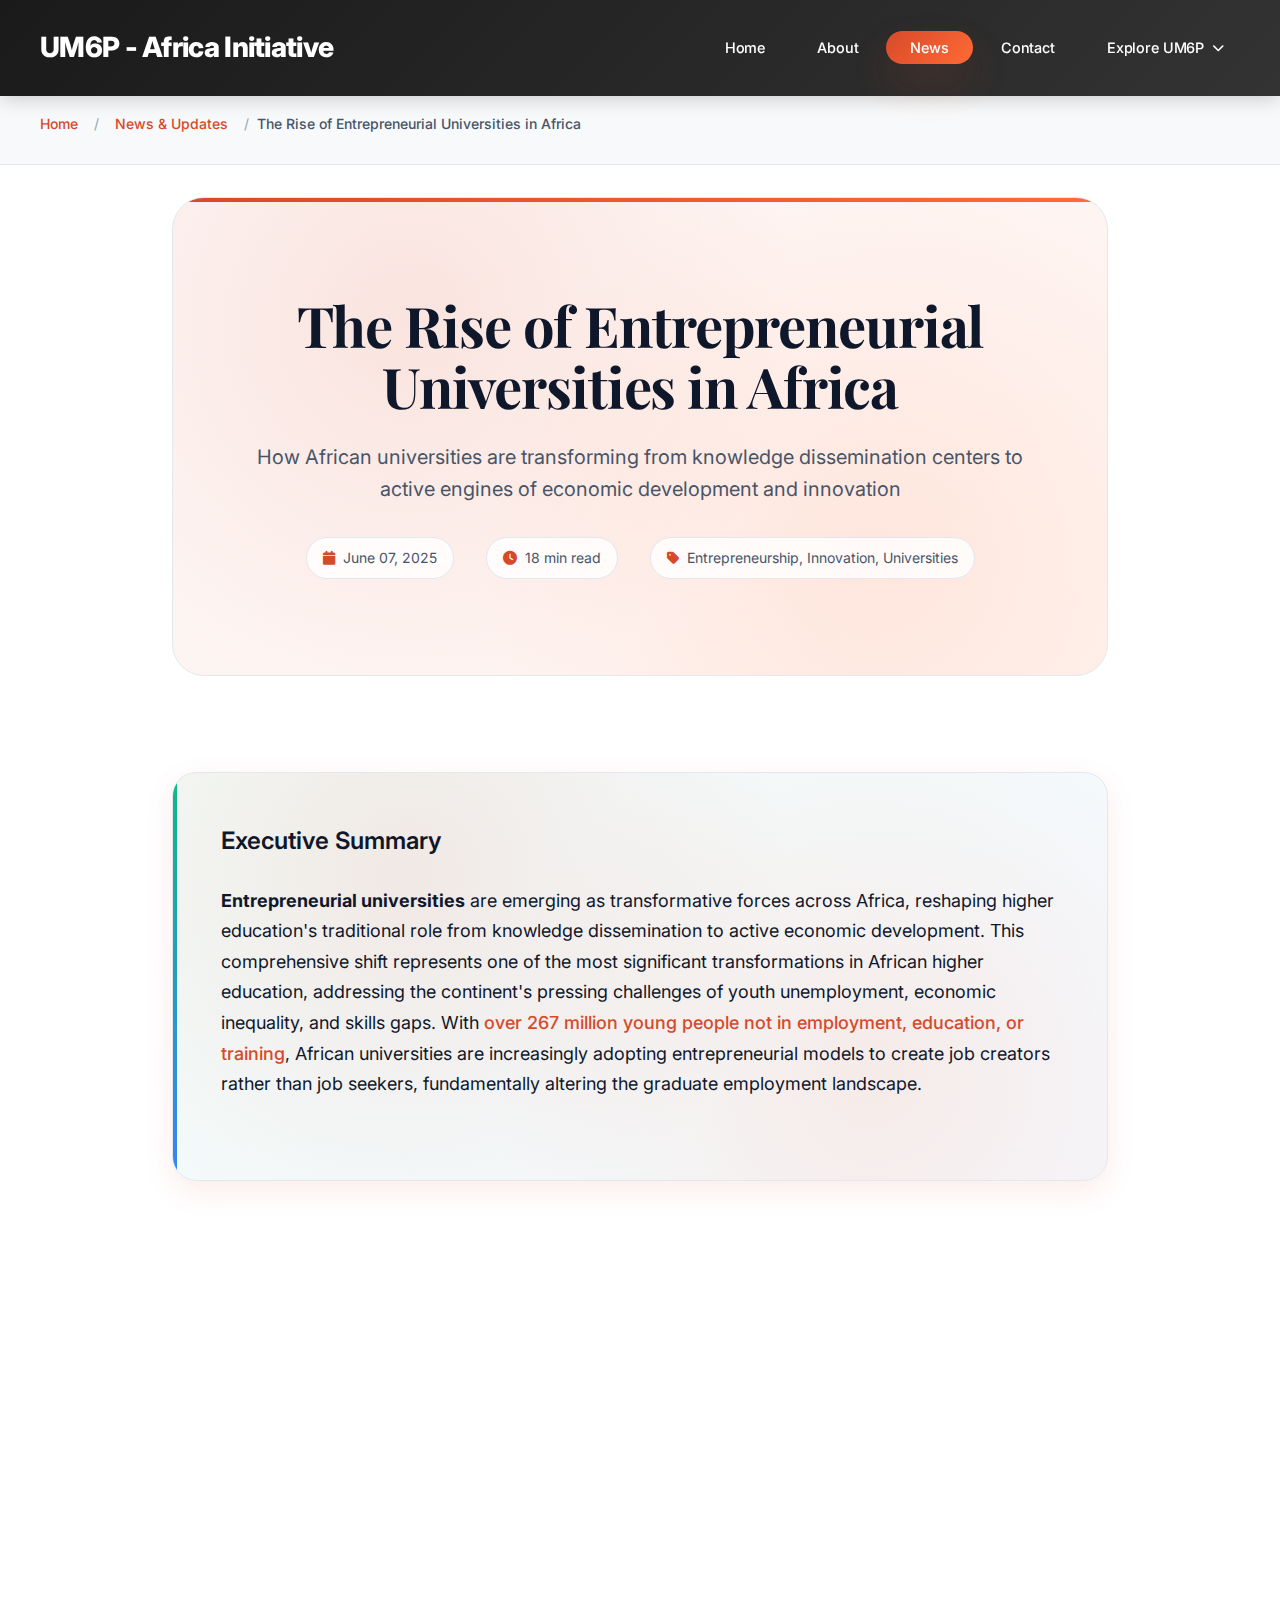
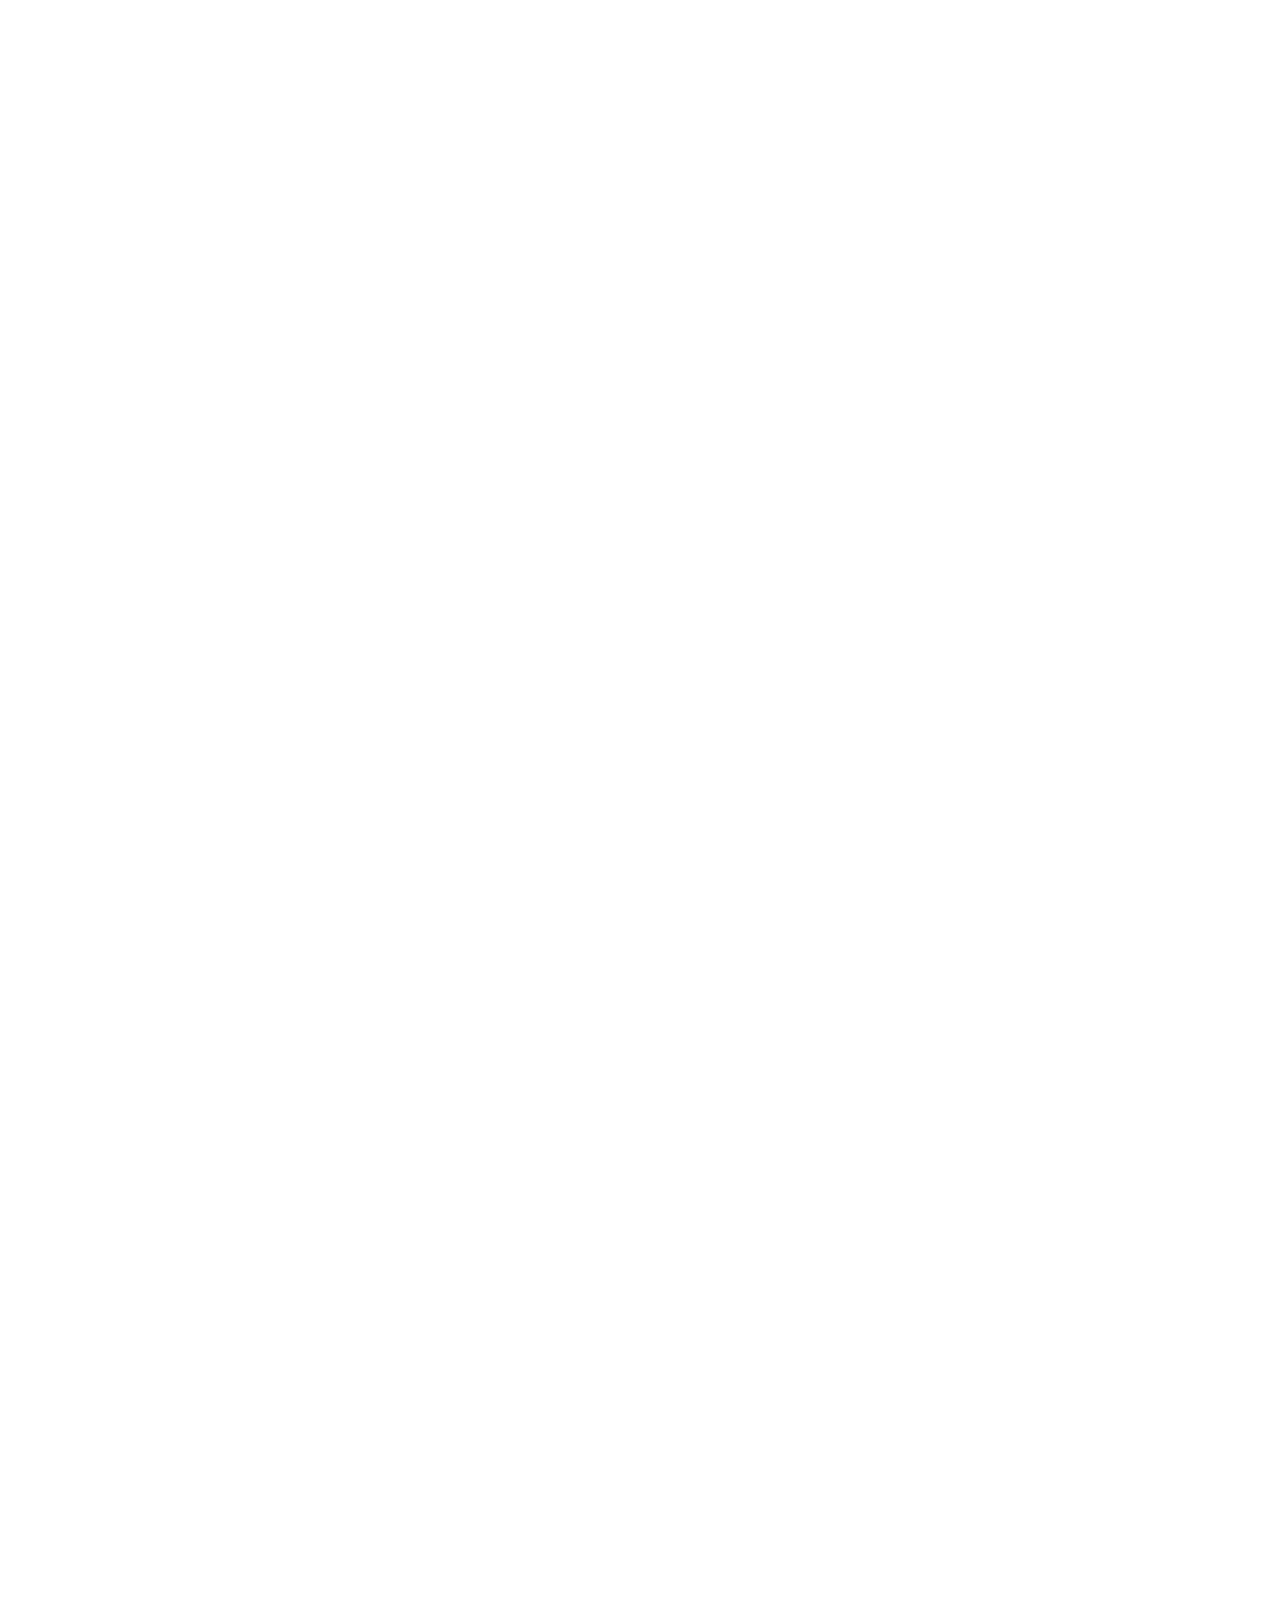
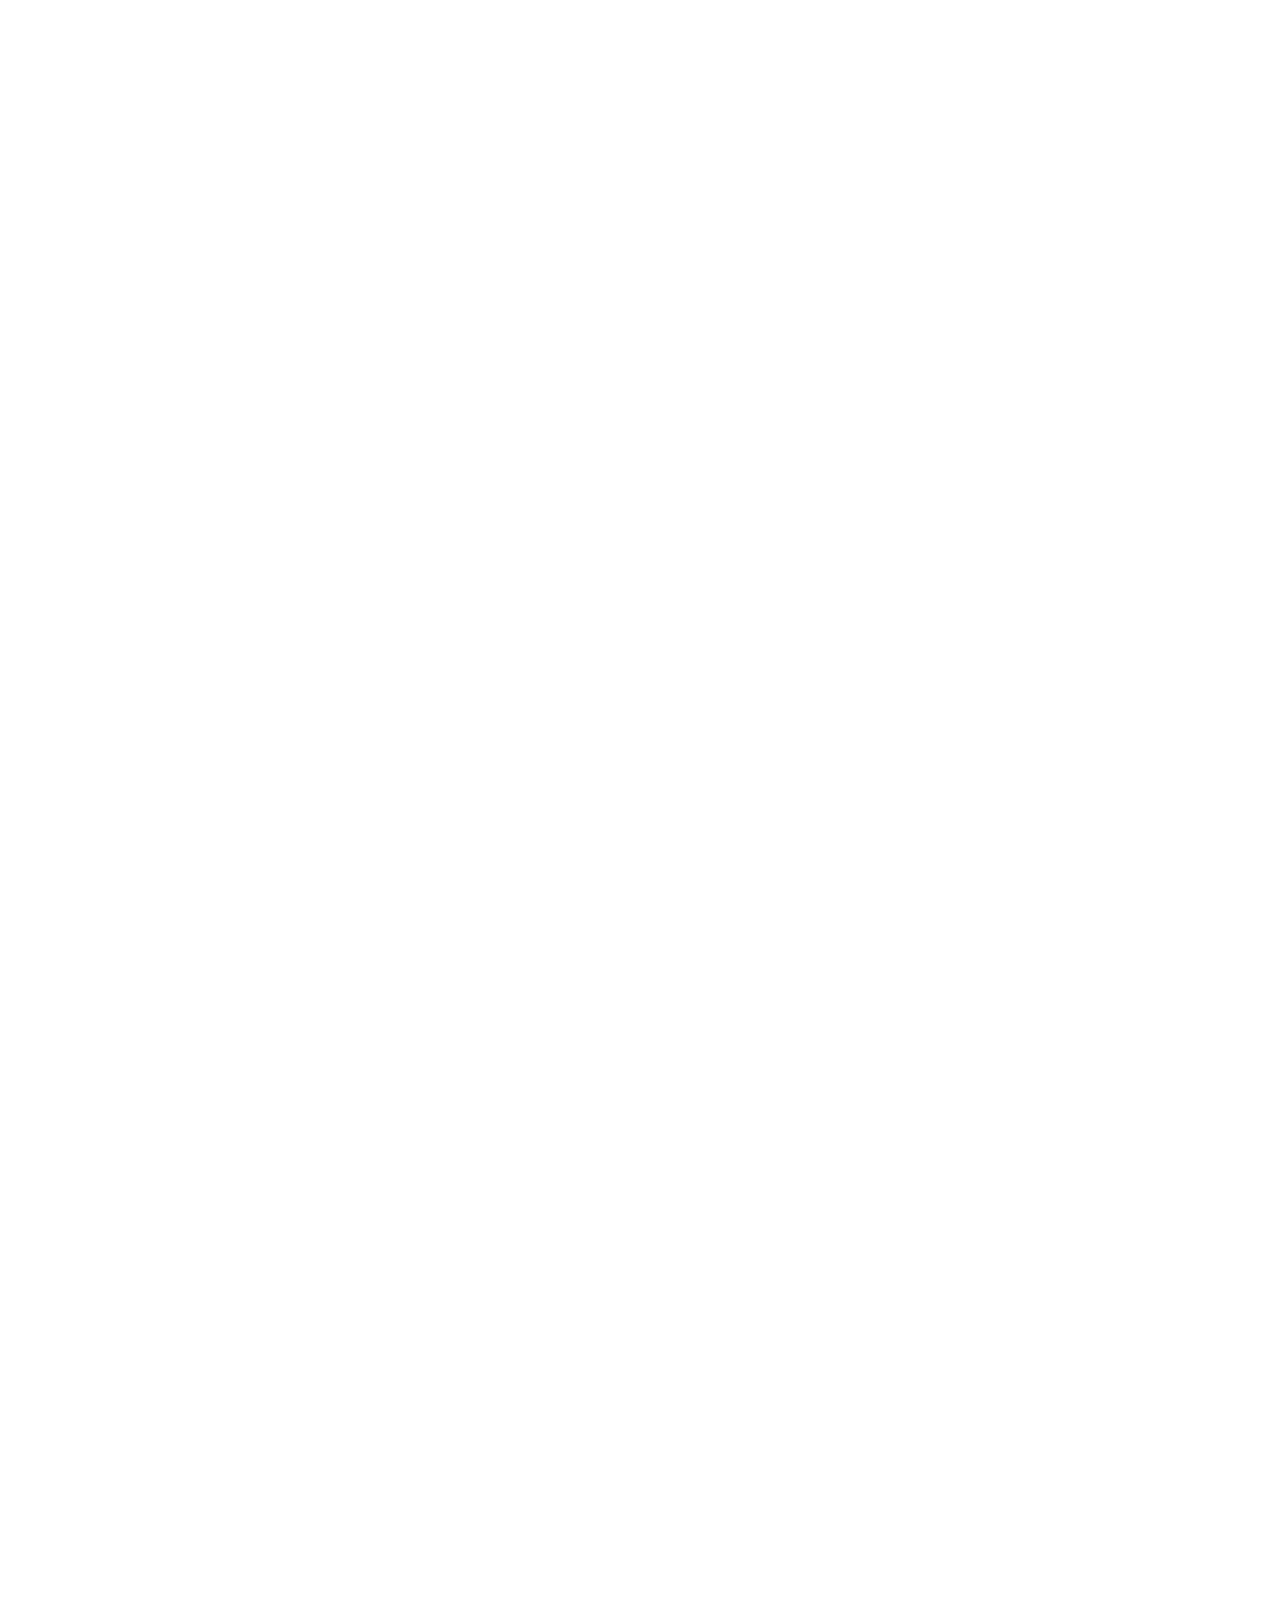
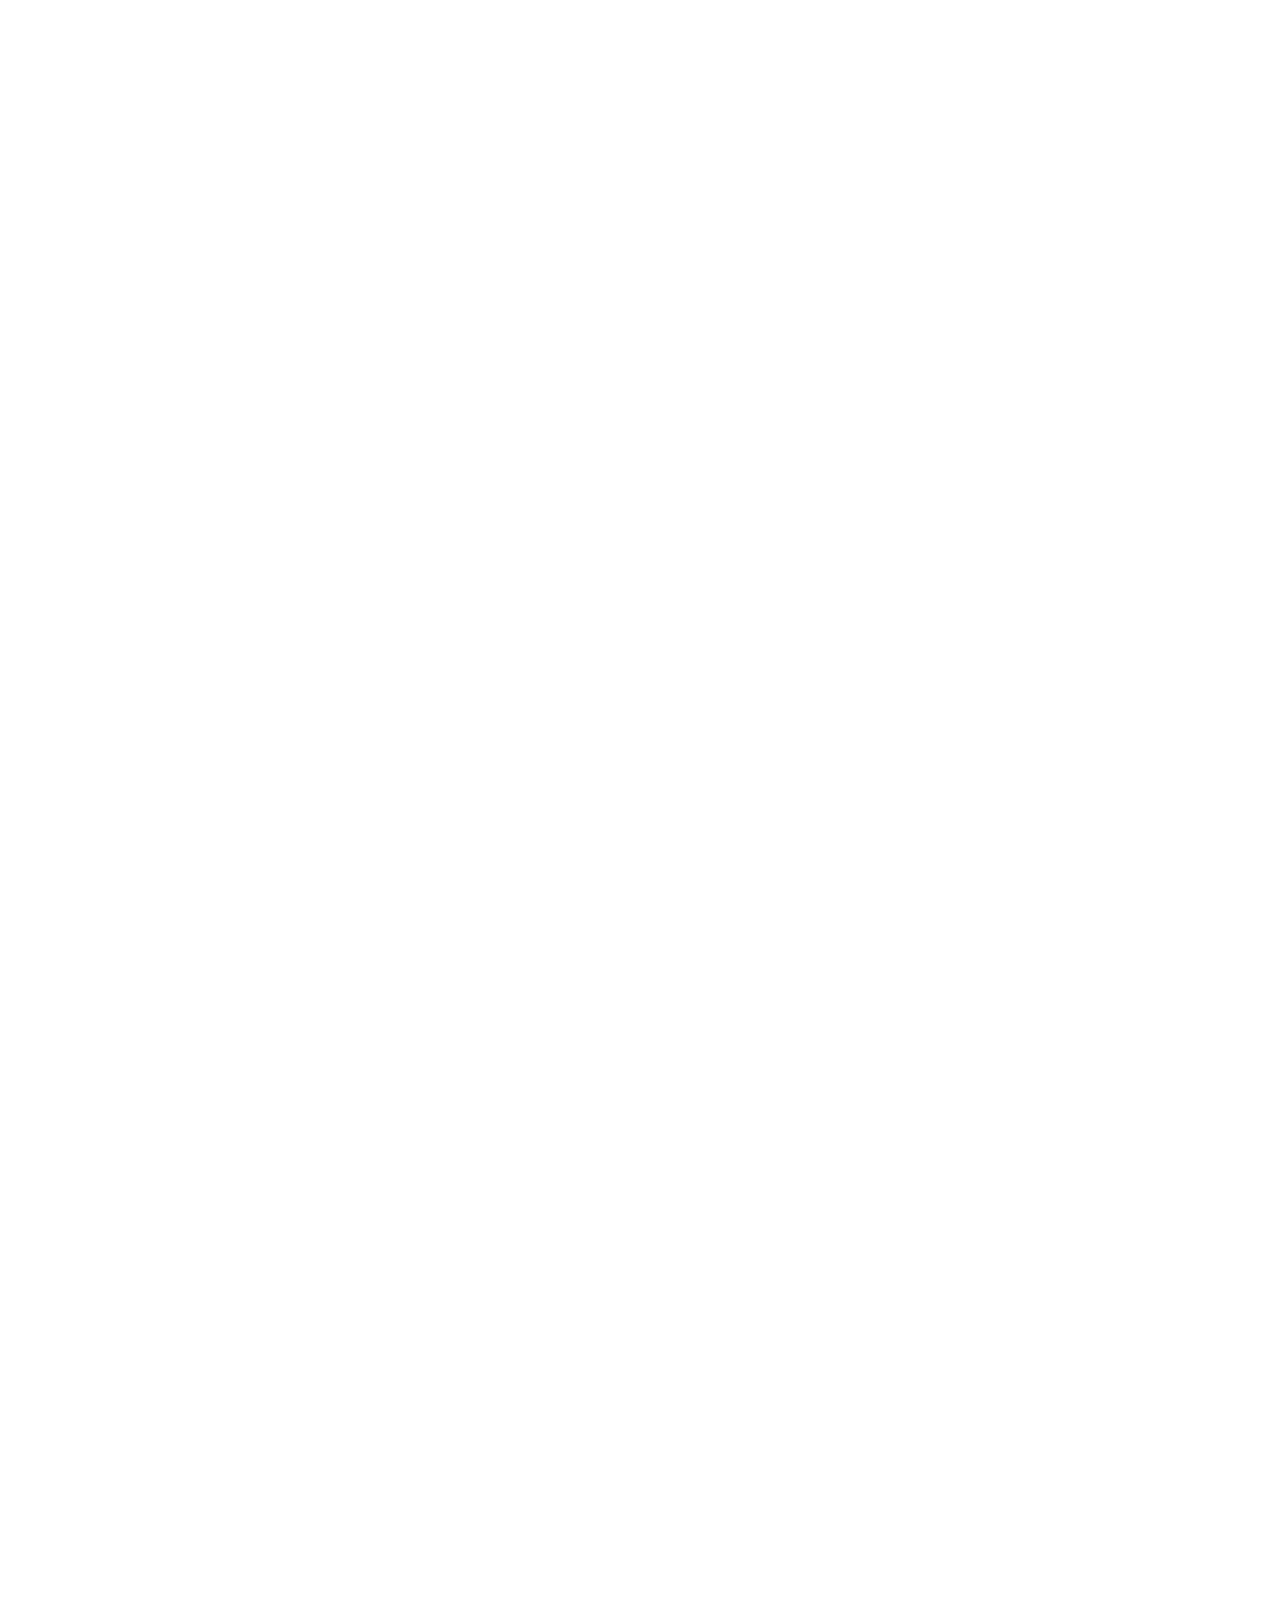
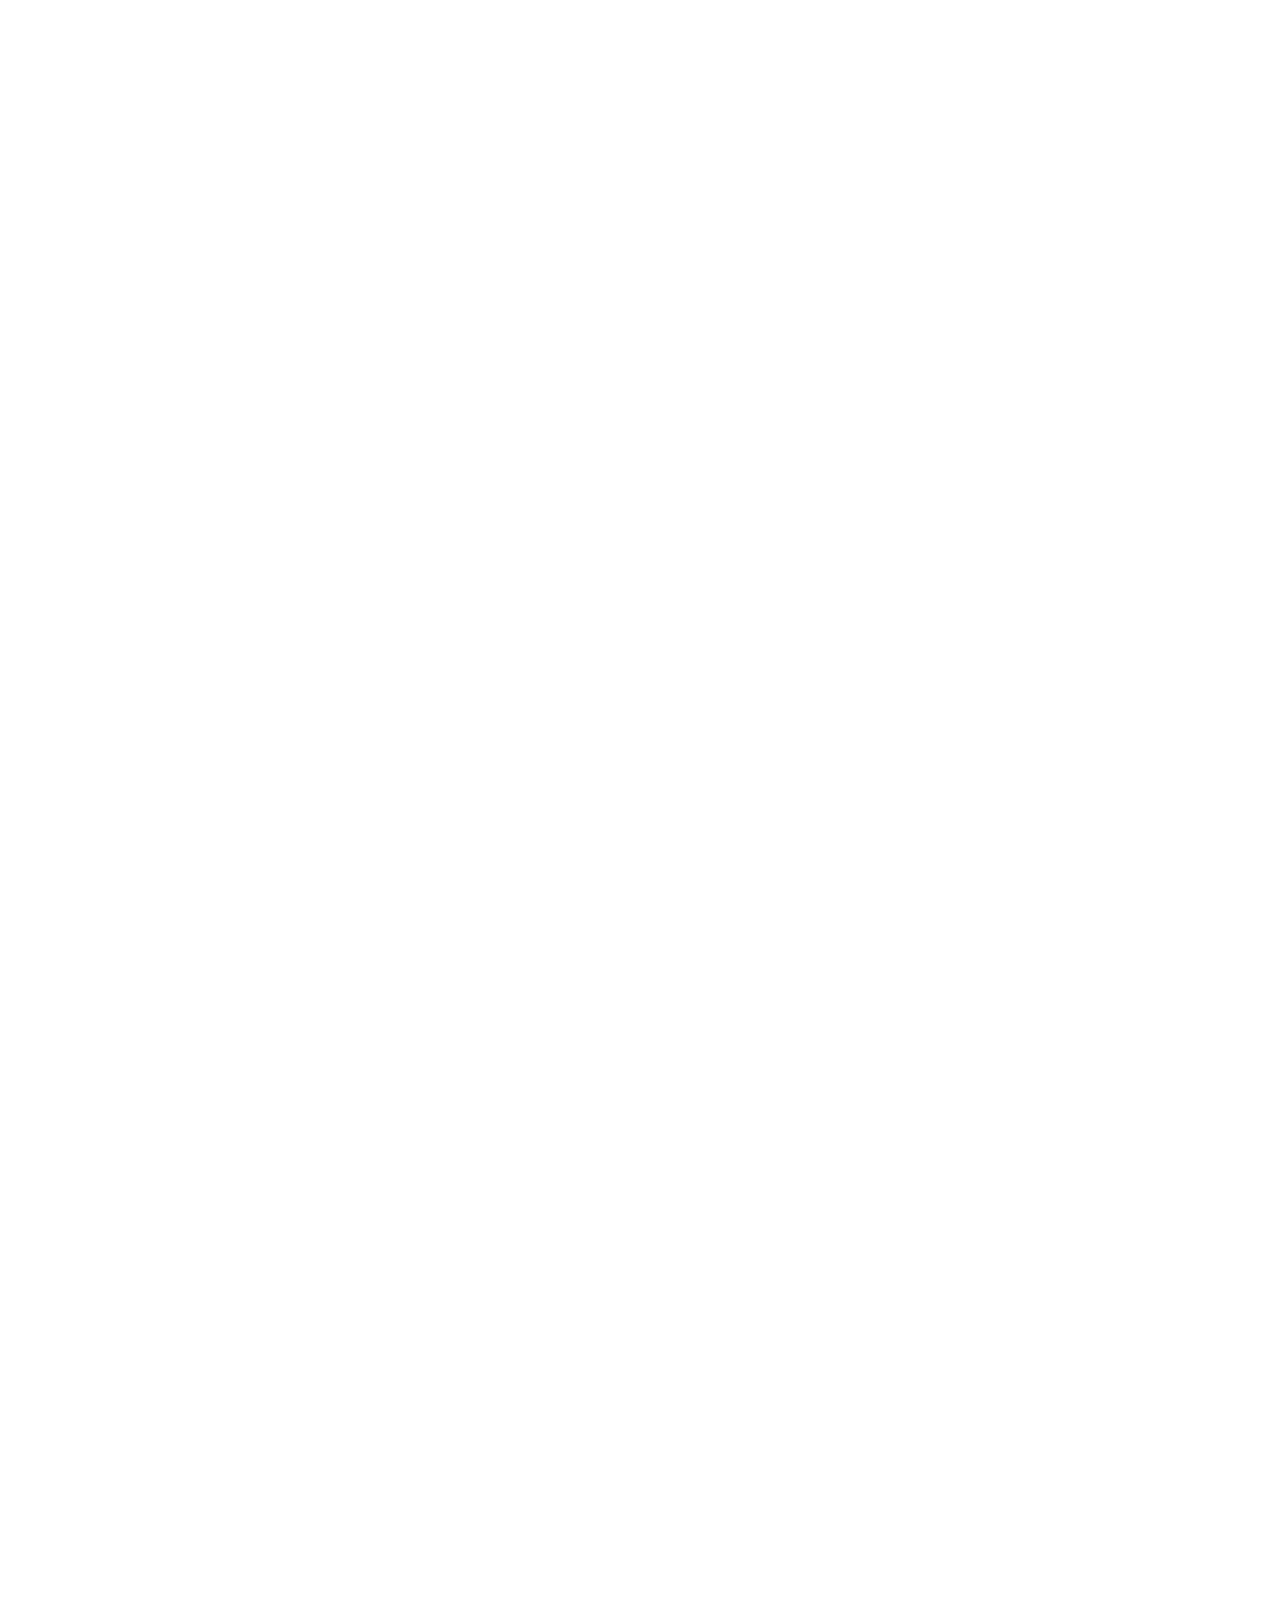
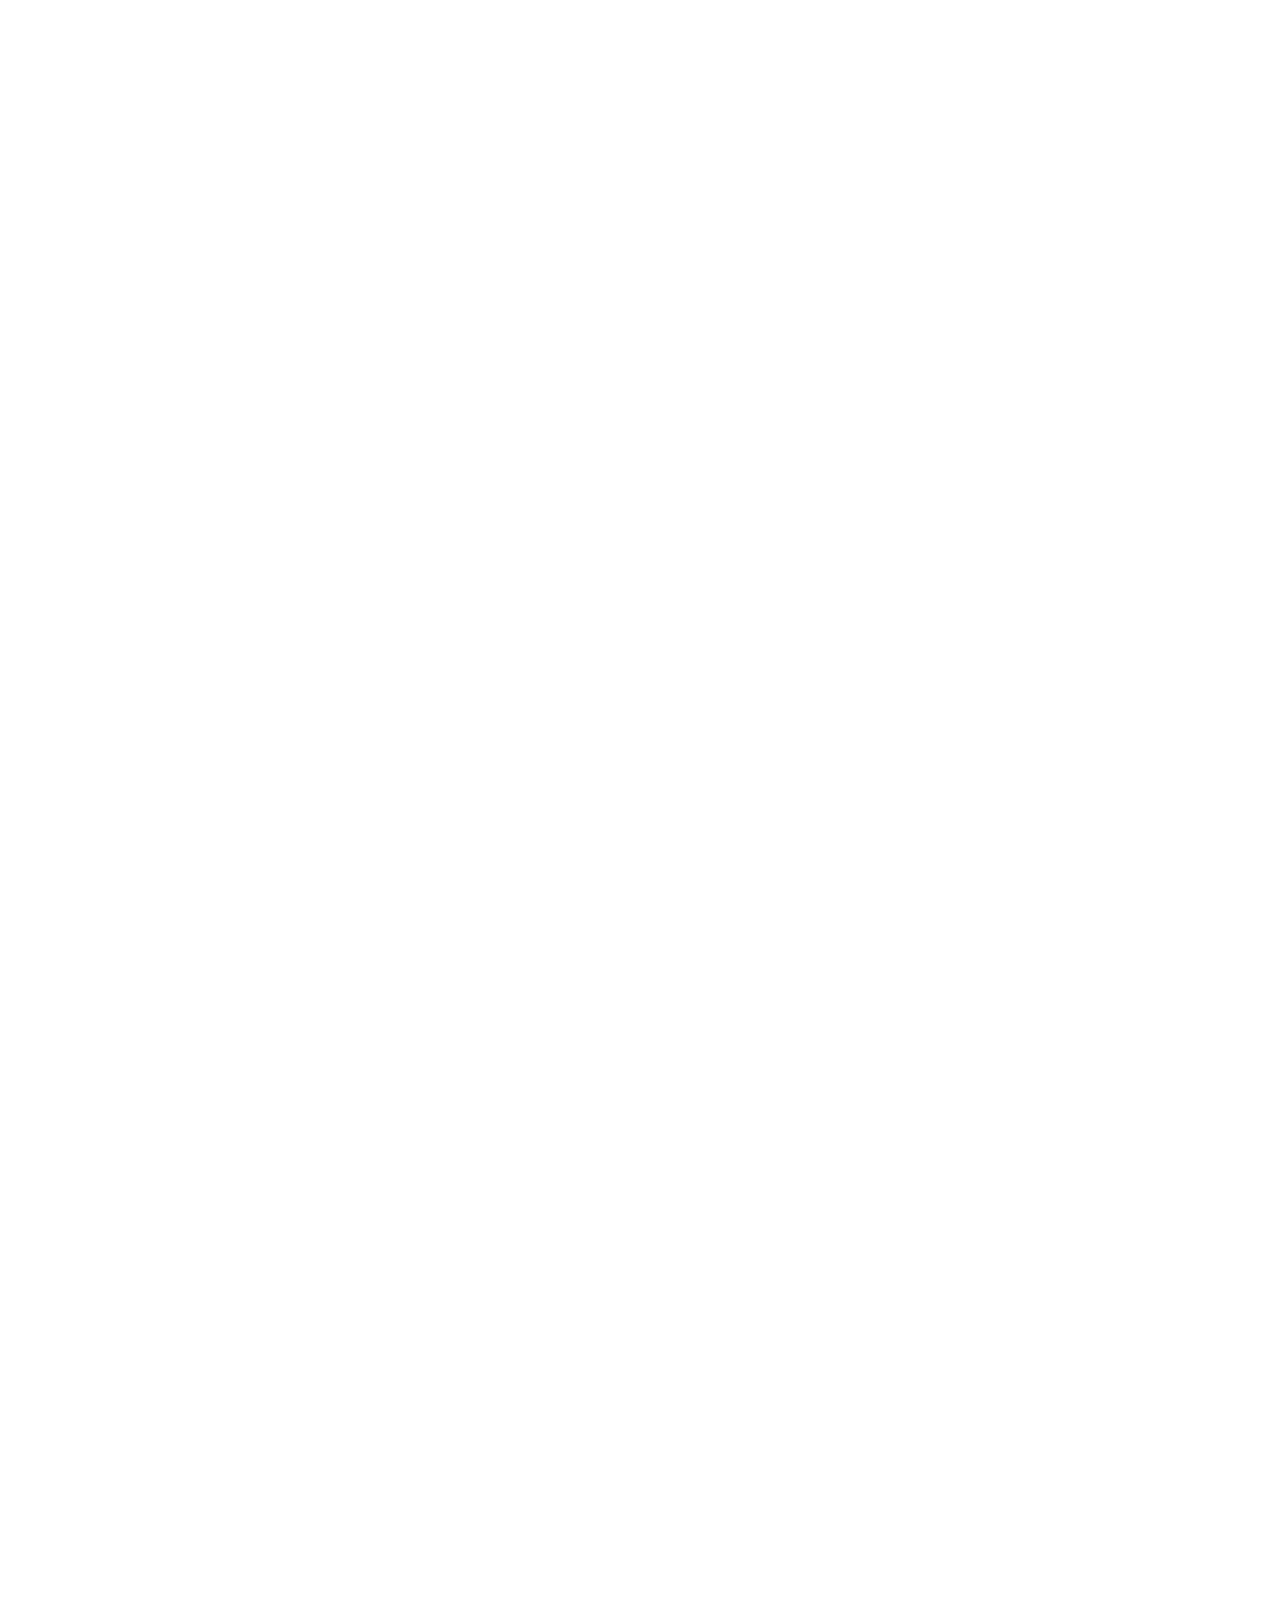
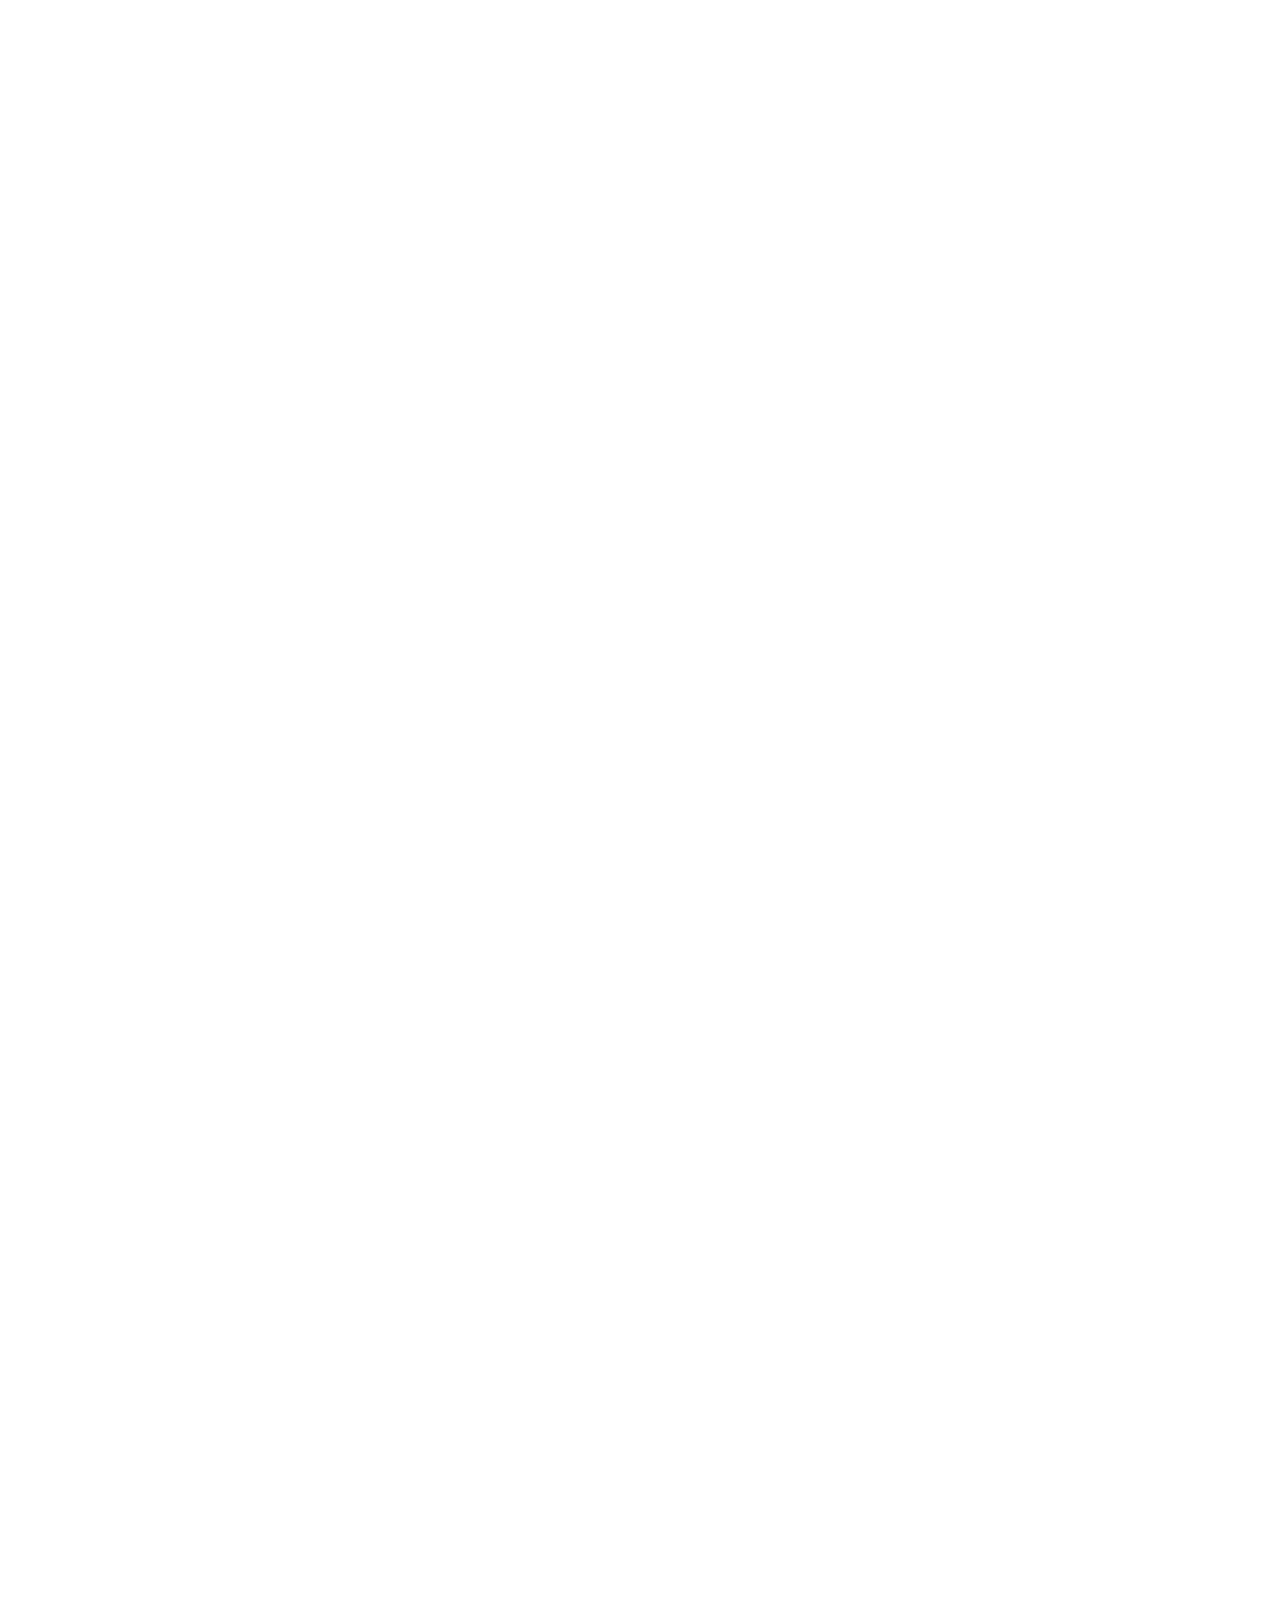
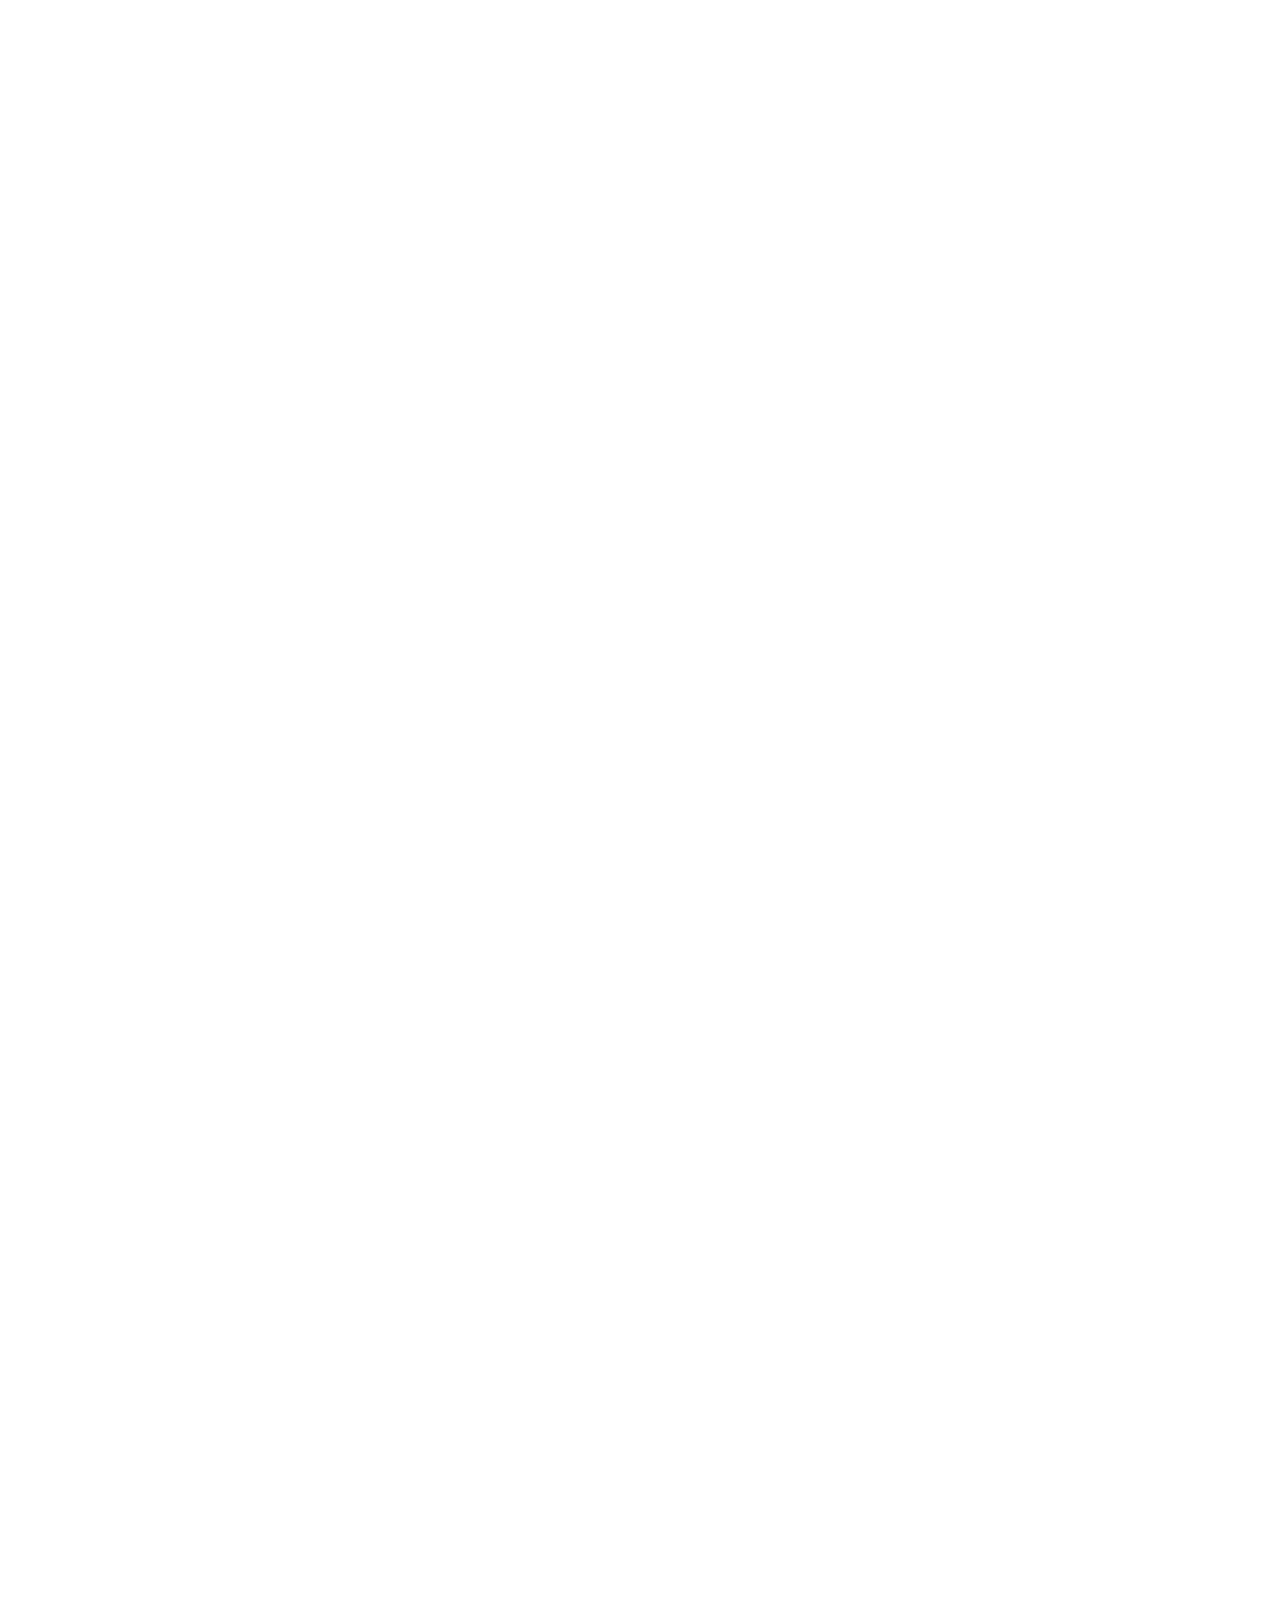
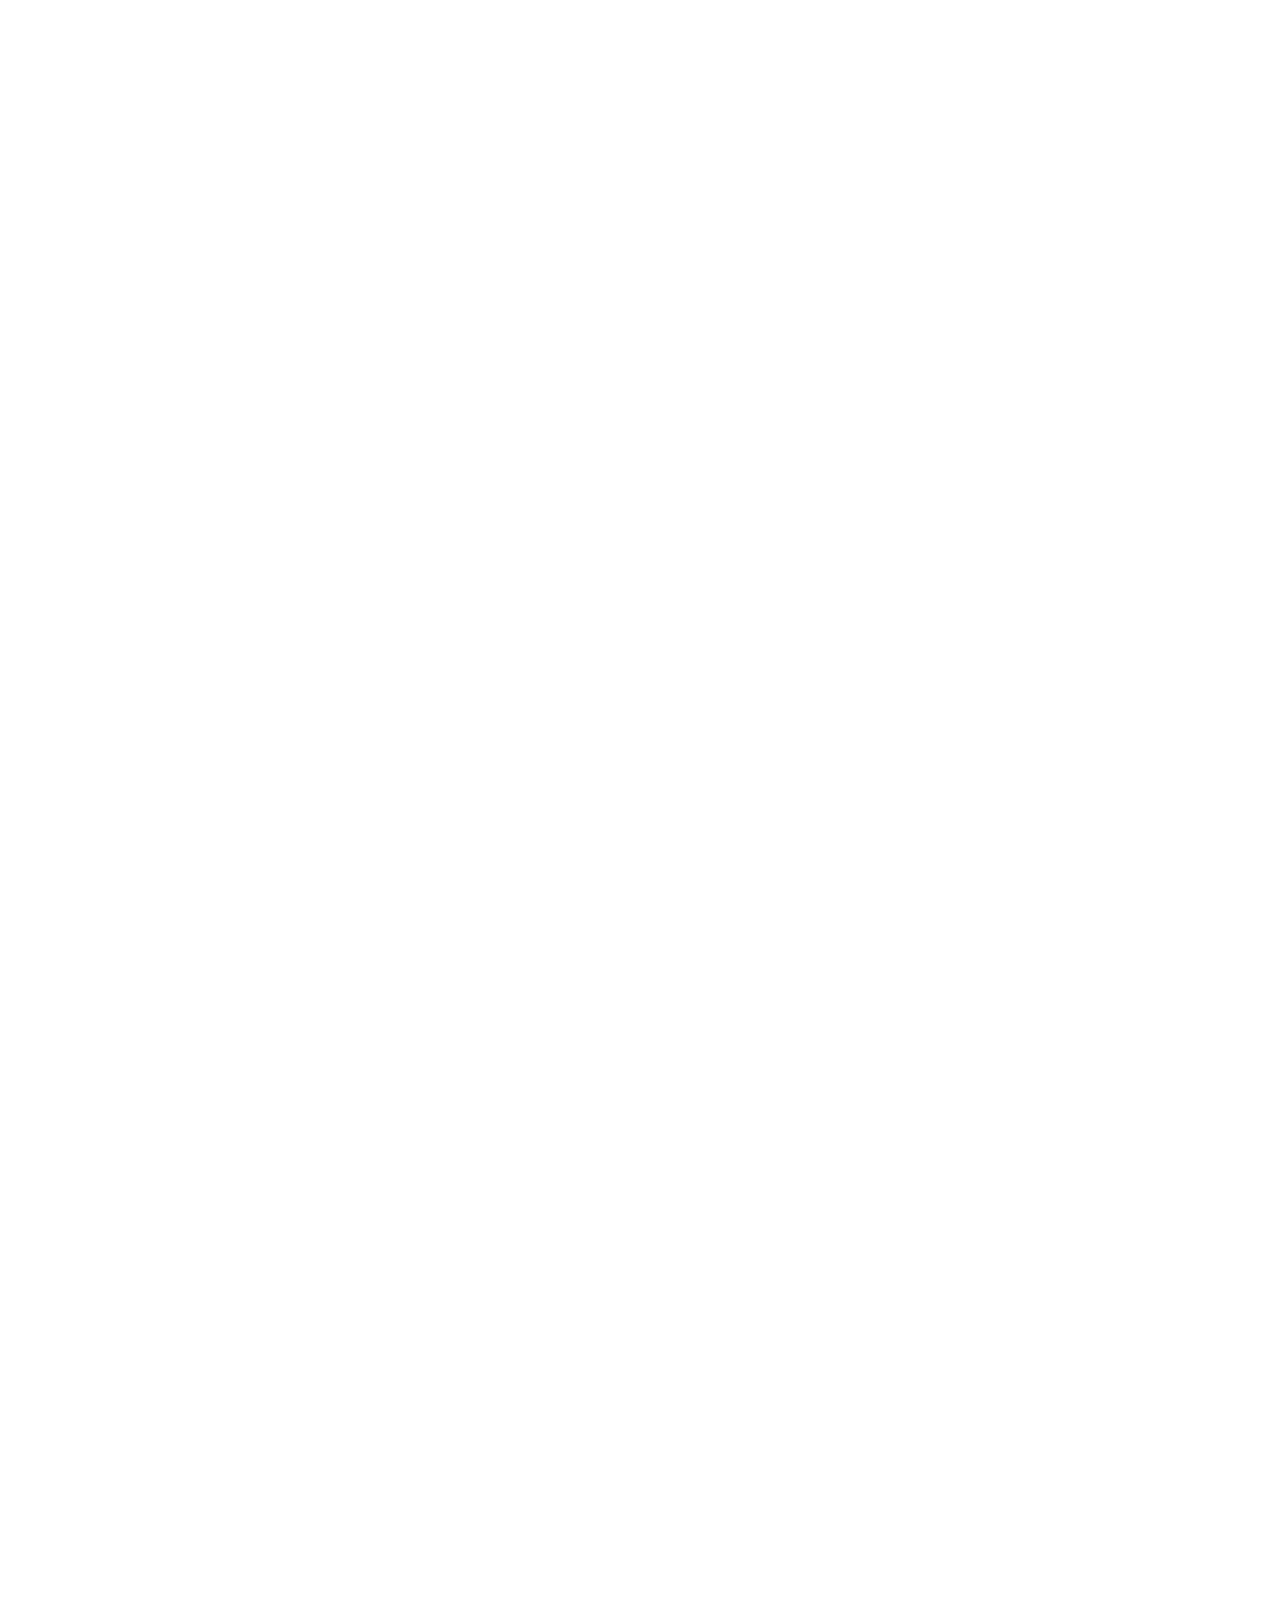
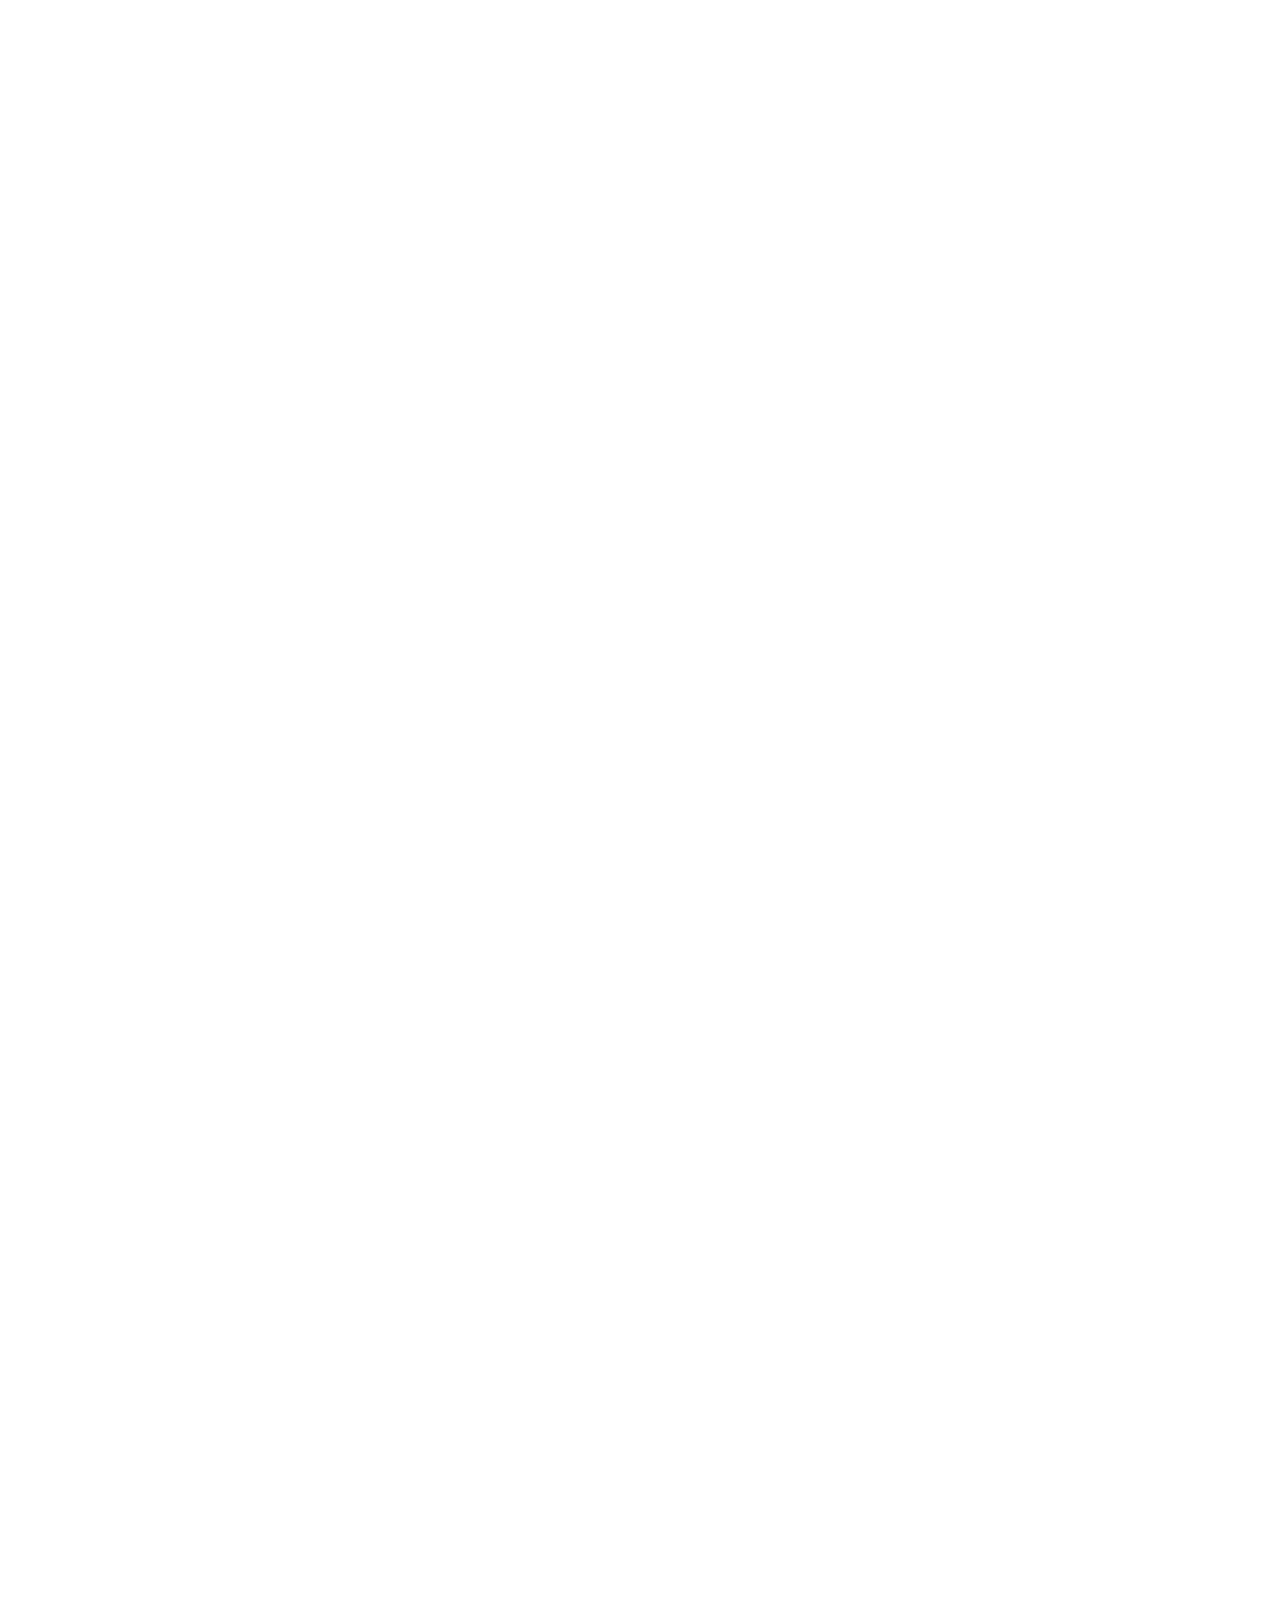
<file: entrepreneurial_universities_africa.html>
<!DOCTYPE html>
<html lang="en">
<head>
    <meta charset="UTF-8">
    <meta name="viewport" content="width=device-width, initial-scale=1.0">
    <title>The Rise of Entrepreneurial Universities in Africa - UM6P Africa Initiative</title>
    
    <!-- SEO and Meta Tags -->
    <meta name="description" content="Entrepreneurial universities are emerging as transformative forces across Africa, reshaping higher education's role from knowledge dissemination to active economic development.">
    <meta name="keywords" content="entrepreneurial universities, Africa, innovation, startups, technology transfer, higher education, economic development">
    <meta name="author" content="UM6P Africa Initiative">
    <meta name="robots" content="index, follow">
    <meta name="theme-color" content="#D7492A">
    
    <!-- Open Graph tags -->
    <meta property="og:title" content="The Rise of Entrepreneurial Universities in Africa">
    <meta property="og:description" content="How African universities are transforming into engines of innovation and economic development">
    <meta property="og:type" content="article">
    <meta property="og:url" content="https://afrin.um6p.ma/entrepreneurial-universities-africa">
    <meta property="og:image" content="https://afrin.um6p.ma/images/blog/entrepreneurial-universities.jpg">
    <meta property="og:site_name" content="UM6P Africa Initiative">
    
    <!-- Twitter Card tags -->
    <meta name="twitter:card" content="summary_large_image">
    <meta name="twitter:title" content="The Rise of Entrepreneurial Universities in Africa">
    <meta name="twitter:description" content="How African universities are transforming into engines of innovation and economic development">
    <meta name="twitter:image" content="https://afrin.um6p.ma/images/blog/entrepreneurial-universities.jpg">
    
    <!-- Preconnect to external domains -->
    <link rel="preconnect" href="https://cdnjs.cloudflare.com">
    <link rel="preconnect" href="https://fonts.googleapis.com">
    
    <!-- Google Fonts -->
    <link href="https://fonts.googleapis.com/css2?family=Inter:wght@300;400;500;600;700;800;900&family=Playfair+Display:wght@400;600;700&display=swap" rel="stylesheet">
    
    <!-- Stylesheets -->
    <link rel="stylesheet" href="https://cdnjs.cloudflare.com/ajax/libs/font-awesome/6.4.0/css/all.min.css">
    
    <style>
        /* CSS Variables and Base Styles */
        * {
            margin: 0;
            padding: 0;
            box-sizing: border-box;
        }

        :root {
            --primary-red: #D7492A;
            --primary-black: #1a1a1a;
            --primary-white: #ffffff;
            --light-gray: #f8f9fa;
            --medium-gray: #6c757d;
            --dark-gray: #333333;
            --accent-orange: #ff6b35;
            --accent-green: #10B981;
            --accent-blue: #3B82F6;
            --accent-purple: #8B5CF6;
            --accent-teal: #14B8A6;
            --surface-elevated: #FFFFFF;
            --surface-subtle: #F1F5F9;
            --border-light: #E2E8F0;
            --border-medium: #CBD5E1;
            --text-primary: #0F172A;
            --text-secondary: #475569;
            --text-tertiary: #94A3B8;
            
            /* Enhanced shadows */
            --shadow-sm: 0 1px 2px 0 rgba(0, 0, 0, 0.05);
            --shadow: 0 10px 30px rgba(215, 73, 42, 0.1);
            --shadow-lg: 0 10px 15px -3px rgba(0, 0, 0, 0.1), 0 4px 6px -2px rgba(0, 0, 0, 0.05);
            --shadow-xl: 0 20px 25px -5px rgba(0, 0, 0, 0.1), 0 10px 10px -5px rgba(0, 0, 0, 0.04);
            --shadow-2xl: 0 25px 50px -12px rgba(0, 0, 0, 0.25);
            --shadow-red: 0 20px 40px rgba(215, 73, 42, 0.15);
            --shadow-colored: 0 10px 32px rgba(215, 73, 42, 0.1);
            --hover-shadow: 0 20px 40px rgba(215, 73, 42, 0.2);
            
            /* Modern gradients - Updated to match previous article */
            --gradient-primary: linear-gradient(135deg, #D7492A 0%, #ff6b35 100%);
            --gradient-secondary: linear-gradient(135deg, #1a1a1a 0%, #333333 100%);
            --gradient-accent: linear-gradient(135deg, rgba(215, 73, 42, 0.05) 0%, rgba(255, 107, 53, 0.08) 100%);
            --gradient-mesh: radial-gradient(circle at 25% 25%, rgba(215, 73, 42, 0.1) 0%, transparent 50%), 
                            radial-gradient(circle at 75% 75%, rgba(255, 107, 53, 0.1) 0%, transparent 50%);
            --gradient-hero: linear-gradient(135deg, rgba(26, 26, 26, 0.95) 0%, rgba(51, 51, 51, 0.9) 100%);
            
            /* Spacing scale */
            --space-xs: 0.25rem;
            --space-sm: 0.5rem;
            --space-md: 1rem;
            --space-lg: 1.5rem;
            --space-xl: 2rem;
            --space-2xl: 3rem;
            --space-3xl: 4rem;
            --space-4xl: 6rem;
            
            /* Border radius scale */
            --radius-sm: 0.375rem;
            --radius-md: 0.5rem;
            --radius-lg: 0.75rem;
            --radius-xl: 1rem;
            --radius-2xl: 1.5rem;
            --radius-3xl: 2rem;
            
            /* Animation */
            --transition-fast: 150ms ease-out;
            --transition-base: 250ms ease-out;
            --transition-slow: 350ms ease-out;
        }

        html {
            scroll-behavior: smooth;
        }

        body {
            font-family: 'Inter', -apple-system, BlinkMacSystemFont, 'Segoe UI', Roboto, sans-serif;
            line-height: 1.7;
            color: var(--text-primary);
            background: var(--primary-white);
            overflow-x: hidden;
            opacity: 0;
            transition: opacity 0.3s ease;
            font-feature-settings: 'liga' 1, 'kern' 1;
            text-rendering: optimizeLegibility;
            -webkit-font-smoothing: antialiased;
            -moz-osx-font-smoothing: grayscale;
        }

        body.loaded {
            opacity: 1;
        }

        /* Skip link for accessibility */
        .skip-link {
            position: absolute;
            top: -40px;
            left: 6px;
            background: var(--primary-red);
            color: white;
            padding: var(--space-sm) var(--space-md);
            text-decoration: none;
            border-radius: 0 0 var(--radius-md) var(--radius-md);
            z-index: 9999;
            font-weight: 600;
            font-size: 0.875rem;
            transition: var(--transition-fast);
        }

        .skip-link:focus {
            top: 0;
            transform: translateY(0);
        }

        /* Header */
        .header {
            background: var(--gradient-secondary);
            color: var(--primary-white);
            padding: 1rem 0;
            position: fixed;
            width: 100%;
            top: 0;
            z-index: 1000;
            backdrop-filter: blur(10px);
            box-shadow: 0 2px 20px rgba(0,0,0,0.2);
            transition: all 0.3s ease;
        }

        .header.scrolled {
            background: var(--gradient-secondary);
            backdrop-filter: blur(20px) saturate(180%);
            box-shadow: var(--shadow-lg);
        }

        .nav-container {
            max-width: 1400px;
            margin: 0 auto;
            display: flex;
            justify-content: space-between;
            align-items: center;
            padding: 0 var(--space-xl);
        }

        .logo {
            font-size: 1.75rem;
            font-weight: 800;
            display: flex;
            align-items: center;
            gap: var(--space-sm);
            color: var(--primary-white);
            cursor: pointer;
            font-family: 'Inter', sans-serif;
            letter-spacing: -0.025em;
        }

        .logo a {
            color: var(--primary-white);
            text-decoration: none;
            display: flex;
            align-items: center;
            gap: var(--space-sm);
            transition: var(--transition-base);
            padding: var(--space-sm);
            border-radius: var(--radius-lg);
        }

        .logo a:hover {
            background: rgba(255, 255, 255, 0.1);
            transform: translateY(-1px);
        }

        .nav-menu {
            display: flex;
            list-style: none;
            gap: var(--space-xs);
            align-items: center;
        }

        .nav-menu a {
            color: var(--primary-white);
            text-decoration: none;
            font-weight: 500;
            font-size: 0.9rem;
            transition: var(--transition-base);
            padding: var(--space-sm) var(--space-lg);
            border-radius: var(--radius-2xl);
            position: relative;
            cursor: pointer;
            letter-spacing: -0.01em;
        }

        .nav-menu a:hover, .nav-menu a.active {
            background: var(--gradient-primary);
            transform: translateY(-2px);
            box-shadow: var(--shadow-red);
        }

        /* Mobile menu hamburger button */
        .mobile-menu-btn {
            display: none;
            background: none;
            border: none;
            color: var(--primary-white);
            cursor: pointer;
            min-width: 44px;
            min-height: 44px;
            flex-direction: column;
            justify-content: center;
            align-items: center;
            gap: 4px;
            transition: var(--transition-base);
            border-radius: var(--radius-md);
            padding: var(--space-sm);
        }

        .mobile-menu-btn:hover {
            background: rgba(255, 255, 255, 0.1);
        }

        .hamburger-line {
            width: 24px;
            height: 2px;
            background: var(--primary-white);
            transition: var(--transition-base);
            border-radius: 1px;
        }

        /* Dropdown Menu Styles */
        .dropdown {
            position: relative;
        }

        .dropdown-toggle {
            display: flex;
            align-items: center;
            gap: var(--space-sm);
        }

        .dropdown-toggle i {
            font-size: 0.75rem;
            transition: var(--transition-base);
        }

        .dropdown:hover .dropdown-toggle i,
        .dropdown-toggle[aria-expanded="true"] i {
            transform: rotate(180deg);
        }

        .dropdown-menu {
            display: none;
            position: absolute;
            top: calc(100% + var(--space-sm));
            left: 0;
            background-color: #000000;
            border: 1px solid #d7492a;
            border-radius: var(--radius-xl);
            box-shadow: 0 4px 12px rgba(0, 0, 0, 0.2);
            min-width: 180px;
            z-index: 1000;
            opacity: 0;
            visibility: hidden;
            transform: translateY(-10px);
            transition: var(--transition-base);
        }

        .dropdown:hover .dropdown-menu,
        .dropdown-toggle[aria-expanded="true"] + .dropdown-menu {
            display: block !important;
            opacity: 1;
            visibility: visible;
            transform: translateY(0);
        }

        .dropdown-menu li {
            margin: 0;
        }

        .dropdown-menu a {
            display: block;
            padding: var(--space-md) var(--space-lg);
            color: var(--primary-white);
            font-weight: 400;
            position: relative;
            transition: var(--transition-base);
            min-height: 44px;
            display: flex;
            align-items: center;
            font-size: 0.875rem;
        }

        .dropdown-menu a:hover,
        .dropdown-menu a:focus,
        .dropdown-menu a.active {
            background: var(--primary-red);
            color: var(--primary-white);
            transform: none;
        }

        .dropdown-menu a:first-child {
            border-radius: var(--radius-xl) var(--radius-xl) 0 0;
        }

        .dropdown-menu a:last-child {
            border-radius: 0 0 var(--radius-xl) var(--radius-xl);
        }

        /* Page Container */
        .page-container {
            min-height: 100vh;
            padding-top: 84px;
        }

        /* Breadcrumb Navigation */
        .breadcrumb {
            background: var(--light-gray);
            padding: var(--space-lg) 0;
            border-bottom: 1px solid var(--border-light);
        }

        .breadcrumb-list {
            display: flex;
            align-items: center;
            gap: var(--space-sm);
            list-style: none;
            margin: 0;
            padding: 0;
            max-width: 1400px;
            margin: 0 auto;
            padding: 0 var(--space-xl);
        }

        .breadcrumb-list li {
            display: flex;
            align-items: center;
            font-size: 0.875rem;
            color: var(--text-secondary);
        }

        .breadcrumb-list li:not(:last-child)::after {
            content: '/';
            margin-left: var(--space-sm);
            color: var(--text-tertiary);
        }

        .breadcrumb-list a {
            color: var(--primary-red);
            text-decoration: none;
            transition: var(--transition-base);
            padding: var(--space-xs) var(--space-sm);
            border-radius: var(--radius-sm);
            font-weight: 500;
        }

        .breadcrumb-list a:hover {
            color: var(--accent-orange);
            background: rgba(215, 73, 42, 0.05);
        }

        .breadcrumb-list li[aria-current="page"] {
            color: var(--text-secondary);
            font-weight: 500;
        }

        /* Article Styles */
        .article-container {
            max-width: 1000px;
            margin: 0 auto;
            padding: var(--space-xl);
            background: var(--primary-white);
        }

        .article-header {
            text-align: center;
            margin-bottom: var(--space-4xl);
            padding: var(--space-4xl) var(--space-xl);
            background: var(--gradient-mesh), var(--gradient-accent);
            border-radius: var(--radius-3xl);
            position: relative;
            overflow: hidden;
            border: 1px solid var(--border-light);
        }

        .article-header::before {
            content: '';
            position: absolute;
            top: 0;
            left: 0;
            right: 0;
            height: 4px;
            background: var(--gradient-primary);
        }

        .article-title {
            font-family: 'Playfair Display', serif;
            font-size: clamp(2.5rem, 5vw, 3.5rem);
            color: var(--text-primary);
            margin-bottom: var(--space-lg);
            font-weight: 700;
            line-height: 1.1;
            letter-spacing: -0.02em;
        }

        .article-subtitle {
            font-size: 1.25rem;
            color: var(--text-secondary);
            max-width: 800px;
            margin: 0 auto var(--space-xl);
            font-weight: 400;
            line-height: 1.6;
        }

        .article-meta {
            display: flex;
            justify-content: center;
            gap: var(--space-xl);
            font-size: 0.875rem;
            color: var(--text-secondary);
            flex-wrap: wrap;
        }

        .meta-item {
            display: flex;
            align-items: center;
            gap: var(--space-sm);
            padding: var(--space-sm) var(--space-md);
            background: rgba(255, 255, 255, 0.8);
            border-radius: var(--radius-2xl);
            border: 1px solid var(--border-light);
            transition: var(--transition-base);
        }

        .meta-item:hover {
            background: var(--primary-white);
            box-shadow: var(--shadow);
            transform: translateY(-1px);
        }

        .meta-item i {
            color: var(--primary-red);
            font-size: 0.875rem;
        }

        .section {
            margin-bottom: var(--space-4xl);
        }

        .section-title {
            font-family: 'Playfair Display', serif;
            font-size: clamp(1.875rem, 4vw, 2.25rem);
            color: var(--text-primary);
            margin-bottom: var(--space-xl);
            position: relative;
            padding-left: var(--space-lg);
            font-weight: 600;
            letter-spacing: -0.01em;
        }

        .section-title::before {
            content: '';
            position: absolute;
            left: 0;
            top: 0;
            bottom: 0;
            width: 4px;
            background: var(--gradient-primary);
            border-radius: 2px;
        }

        .subsection-title {
            font-size: 1.5rem;
            color: var(--text-primary);
            margin: var(--space-xl) 0 var(--space-lg);
            font-weight: 600;
            font-family: 'Inter', sans-serif;
            letter-spacing: -0.01em;
        }

        .content-text {
            font-size: 1.125rem;
            margin-bottom: var(--space-xl);
            color: var(--text-primary);
            line-height: 1.7;
            font-weight: 400;
        }

        .content-text a {
            color: var(--primary-red);
            text-decoration: none;
            font-weight: 500;
            transition: var(--transition-base);
            border-bottom: 1px solid transparent;
        }

        .content-text a:hover {
            color: var(--accent-orange);
            border-bottom-color: var(--accent-orange);
        }

        .highlight-box {
            background: var(--gradient-mesh), var(--surface-elevated);
            padding: var(--space-2xl);
            border-radius: var(--radius-2xl);
            margin: var(--space-2xl) 0;
            border-left: 4px solid var(--primary-red);
            border: 1px solid var(--border-light);
            box-shadow: var(--shadow);
            position: relative;
            overflow: hidden;
        }

        .highlight-box::before {
            content: '';
            position: absolute;
            top: 0;
            right: 0;
            width: 100px;
            height: 100px;
            background: radial-gradient(circle, rgba(215, 73, 42, 0.1) 0%, transparent 70%);
            transform: translate(30%, -30%);
            border-radius: 50%;
        }

        .highlight-box h3 {
            color: var(--text-primary);
            margin-bottom: var(--space-lg);
            font-size: 1.375rem;
            font-weight: 600;
            font-family: 'Inter', sans-serif;
        }

        .stats-grid {
            display: grid;
            grid-template-columns: repeat(auto-fit, minmax(280px, 1fr));
            gap: var(--space-xl);
            margin: var(--space-2xl) 0;
        }

        .stat-card {
            background: var(--surface-elevated);
            padding: var(--space-2xl);
            border-radius: var(--radius-2xl);
            text-align: center;
            box-shadow: var(--shadow);
            border: 1px solid var(--border-light);
            transition: var(--transition-base);
            position: relative;
            overflow: hidden;
        }

        .stat-card::before {
            content: '';
            position: absolute;
            top: 0;
            left: 0;
            right: 0;
            height: 4px;
            background: var(--gradient-primary);
        }

        .stat-card:hover {
            transform: translateY(-8px);
            box-shadow: var(--shadow-xl);
            border-color: var(--primary-red);
        }

        .stat-card.success::before {
            background: linear-gradient(135deg, var(--accent-green) 0%, var(--accent-teal) 100%);
        }

        .stat-card.innovation::before {
            background: linear-gradient(135deg, var(--accent-blue) 0%, var(--accent-purple) 100%);
        }

        .stat-number {
            font-size: 3rem;
            font-weight: 800;
            color: var(--primary-red);
            margin-bottom: var(--space-sm);
            font-family: 'Inter', sans-serif;
            letter-spacing: -0.02em;
        }

        .stat-number.success {
            color: var(--accent-green);
        }

        .stat-number.innovation {
            color: var(--accent-blue);
        }

        .stat-label {
            color: var(--text-secondary);
            font-weight: 500;
            font-size: 0.9rem;
            line-height: 1.5;
        }

        .data-table {
            width: 100%;
            border-collapse: collapse;
            margin: var(--space-2xl) 0;
            background: var(--surface-elevated);
            border-radius: var(--radius-xl);
            overflow: hidden;
            box-shadow: var(--shadow);
            border: 1px solid var(--border-light);
        }

        .data-table th {
            background: var(--gradient-primary);
            color: var(--primary-white);
            padding: var(--space-lg);
            text-align: left;
            font-weight: 600;
            font-size: 0.875rem;
            letter-spacing: 0.025em;
            text-transform: uppercase;
        }

        .data-table td {
            padding: var(--space-lg);
            border-bottom: 1px solid var(--border-light);
            font-size: 0.95rem;
        }

        .data-table tr:hover {
            background: var(--light-gray);
        }

        .data-table tr:last-child td {
            border-bottom: none;
        }

        .quote-block {
            background: var(--light-gray);
            padding: var(--space-2xl);
            border-radius: var(--radius-2xl);
            border-left: 6px solid var(--primary-red);
            margin: var(--space-2xl) 0;
            font-style: italic;
            font-size: 1.25rem;
            color: var(--text-primary);
            font-weight: 400;
            line-height: 1.6;
            position: relative;
        }

        .quote-block::before {
            content: '"';
            position: absolute;
            top: var(--space-lg);
            left: var(--space-xl);
            font-size: 4rem;
            color: var(--primary-red);
            opacity: 0.3;
            font-family: 'Playfair Display', serif;
            line-height: 1;
        }

        .data-source {
            font-size: 0.875rem;
            color: var(--text-tertiary);
            font-style: italic;
            margin-top: var(--space-sm);
            text-align: right;
        }

        .challenge-item, .opportunity-item, .university-card {
            background: var(--surface-elevated);
            padding: var(--space-xl);
            margin: var(--space-lg) 0;
            border-radius: var(--radius-xl);
            box-shadow: var(--shadow);
            border: 1px solid var(--border-light);
            transition: var(--transition-base);
            position: relative;
            overflow: hidden;
        }

        .challenge-item::before {
            content: '';
            position: absolute;
            left: 0;
            top: 0;
            bottom: 0;
            width: 4px;
            background: linear-gradient(135deg, var(--accent-orange) 0%, #FF8A65 100%);
        }

        .opportunity-item::before {
            content: '';
            position: absolute;
            left: 0;
            top: 0;
            bottom: 0;
            width: 4px;
            background: linear-gradient(135deg, var(--accent-green) 0%, var(--accent-teal) 100%);
        }

        .university-card::before {
            content: '';
            position: absolute;
            left: 0;
            top: 0;
            bottom: 0;
            width: 4px;
            background: linear-gradient(135deg, var(--accent-blue) 0%, var(--accent-purple) 100%);
        }

        .challenge-item:hover, .opportunity-item:hover, .university-card:hover {
            transform: translateY(-4px);
            box-shadow: var(--shadow-lg);
        }

        .challenge-item h4, .opportunity-item h4, .university-card h4 {
            color: var(--text-primary);
            margin-bottom: var(--space-md);
            font-size: 1.25rem;
            font-weight: 600;
            font-family: 'Inter', sans-serif;
        }

        .executive-summary {
            background: var(--gradient-mesh), linear-gradient(135deg, rgba(16, 185, 129, 0.05) 0%, rgba(59, 130, 246, 0.05) 100%);
            padding: var(--space-2xl);
            border-radius: var(--radius-2xl);
            margin: var(--space-2xl) 0;
            border: 1px solid var(--border-light);
            box-shadow: var(--shadow);
            position: relative;
            overflow: hidden;
        }

        .executive-summary::before {
            content: '';
            position: absolute;
            left: 0;
            top: 0;
            bottom: 0;
            width: 4px;
            background: linear-gradient(135deg, var(--accent-green) 0%, var(--accent-blue) 100%);
        }

        .executive-summary h3 {
            color: var(--text-primary);
            margin-bottom: var(--space-lg);
            font-size: 1.5rem;
            font-weight: 600;
            font-family: 'Inter', sans-serif;
        }

        .key-findings {
            background: var(--gradient-secondary);
            color: var(--primary-white);
            padding: var(--space-3xl);
            border-radius: var(--radius-3xl);
            margin: var(--space-3xl) 0;
            position: relative;
            overflow: hidden;
        }

        .key-findings::before {
            content: '';
            position: absolute;
            top: -50%;
            right: -20%;
            width: 300px;
            height: 300px;
            background: radial-gradient(circle, rgba(215, 73, 42, 0.2) 0%, transparent 70%);
            border-radius: 50%;
        }

        .key-findings h3 {
            color: var(--primary-white);
            margin-bottom: var(--space-xl);
            font-size: 1.875rem;
            font-weight: 600;
            font-family: 'Playfair Display', serif;
        }

        .findings-list {
            list-style: none;
            padding: 0;
        }

        .findings-list li {
            padding: var(--space-md) 0;
            padding-left: var(--space-2xl);
            position: relative;
            font-size: 1.05rem;
            line-height: 1.6;
        }

        .findings-list li::before {
            content: '✓';
            position: absolute;
            left: 0;
            color: var(--primary-red);
            font-weight: bold;
            font-size: 1.25rem;
            width: var(--space-lg);
            height: var(--space-lg);
            background: rgba(215, 73, 42, 0.2);
            border-radius: 50%;
            display: flex;
            align-items: center;
            justify-content: center;
            font-size: 0.875rem;
        }

        .methodology-note {
            background: linear-gradient(135deg, #FEF3C7 0%, #FDE68A 100%);
            border: 1px solid #F59E0B;
            color: #92400E;
            padding: var(--space-lg);
            border-radius: var(--radius-xl);
            margin: var(--space-lg) 0;
            font-size: 0.9rem;
            font-weight: 500;
        }

        .references {
            background: var(--light-gray);
            padding: var(--space-2xl);
            border-radius: var(--radius-2xl);
            margin-top: var(--space-3xl);
            border: 1px solid var(--border-light);
        }

        .references h3 {
            color: var(--text-primary);
            margin-bottom: var(--space-lg);
            font-size: 1.375rem;
            font-weight: 600;
        }

        .reference-item {
            margin-bottom: var(--space-md);
            font-size: 0.9rem;
            color: var(--text-secondary);
            line-height: 1.6;
            padding: var(--space-sm) 0;
            border-bottom: 1px solid var(--border-light);
        }

        .reference-item:last-child {
            border-bottom: none;
        }

        .reference-item a {
            color: var(--primary-red);
            text-decoration: none;
            font-weight: 500;
            transition: var(--transition-base);
        }

        .reference-item a:hover {
            color: var(--accent-orange);
            text-decoration: underline;
        }

        .author-attribution {
            display: flex;
            align-items: center;
            justify-content: center; /* Centers the content */
            gap: 0.5rem;
            margin: 1rem auto; /* Centers the container and adds auto margins */
            padding: 0.75rem 1rem;
            background: rgba(215, 73, 42, 0.05);
            border-left: 3px solid var(--primary-red);
            border-radius: 0 8px 8px 0;
            font-size: 0.95rem;
            transition: all 0.3s ease;
            max-width: fit-content; /* Only takes up needed space */
        }

        .author-attribution:hover {
            background: rgba(215, 73, 42, 0.08);
            transform: translateX(2px);
        }

        .author-attribution i {
            color: var(--primary-red);
            font-size: 0.9rem;
            min-width: 16px;
        }

        .author-label {
            color: var(--medium-gray);
            font-weight: 500;
            margin-right: 0.25rem;
        }

        .author-attribution a {
            color: var(--primary-red);
            text-decoration: none;
            font-weight: 600;
            padding: 0.25rem 0.5rem;
            border-radius: 4px;
            transition: all 0.3s ease;
            position: relative;
        }

        .author-attribution a:hover,
        .author-attribution a:focus {
            color: var(--accent-orange);
            background-color: rgba(215, 73, 42, 0.1);
            text-decoration: underline;
            transform: translateY(-1px);
        }

        .author-attribution a:visited {
            color: #a53b2a;
        }

        .author-attribution a:visited:hover {
            color: var(--accent-orange);
        }

        .author-attribution a::after {
            content: "";
            position: absolute;
            bottom: 0;
            left: 50%;
            width: 0;
            height: 2px;
            background: var(--gradient-1);
            transition: all 0.3s ease;
            transform: translateX(-50%);
        }

        .author-attribution a:hover::after {
            width: 100%;
        }

        /* Mobile responsiveness */
        @media (max-width: 480px) {
            .author-attribution {
                font-size: 0.9rem;
                padding: 0.6rem 0.8rem;
                gap: 0.4rem;
            }
            
            .author-attribution a {
                padding: 0.2rem 0.4rem;
            }
        }

        .cta-section {
            background: var(--gradient-primary);
            color: var(--primary-white);
            padding: var(--space-3xl);
            border-radius: var(--radius-3xl);
            text-align: center;
            margin: var(--space-3xl) 0;
            position: relative;
            overflow: hidden;
        }

        .cta-section::before {
            content: '';
            position: absolute;
            top: -50%;
            left: -20%;
            width: 300px;
            height: 300px;
            background: radial-gradient(circle, rgba(255, 255, 255, 0.2) 0%, transparent 70%);
            border-radius: 50%;
        }

        .cta-section h3 {
            margin-bottom: var(--space-lg);
            font-size: 1.875rem;
            font-weight: 600;
            font-family: 'Playfair Display', serif;
        }

        .cta-button {
            display: inline-flex;
            align-items: center;
            gap: var(--space-sm);
            background: var(--primary-white);
            color: var(--primary-red);
            padding: var(--space-lg) var(--space-2xl);
            border-radius: var(--radius-2xl);
            text-decoration: none;
            font-weight: 600;
            margin-top: var(--space-lg);
            transition: var(--transition-base);
            box-shadow: var(--shadow);
            font-size: 1.05rem;
        }

        .cta-button:hover {
            transform: translateY(-2px);
            box-shadow: var(--shadow-xl);
            background: var(--light-gray);
        }

        /* Footer */
        .footer {
            background: var(--gradient-secondary);
            color: var(--primary-white);
            padding: var(--space-4xl) 0 var(--space-xl);
            margin-top: var(--space-4xl);
        }

        .footer-content {
            max-width: 1400px;
            margin: 0 auto;
            padding: 0 var(--space-xl);
            display: grid;
            grid-template-columns: repeat(auto-fit, minmax(280px, 1fr));
            gap: var(--space-3xl);
        }

        .footer-section h3 {
            color: var(--primary-red);
            margin-bottom: var(--space-xl);
            font-size: 1.25rem;
            font-weight: 600;
        }

        .footer-section a {
            color: rgba(255, 255, 255, 0.8);
            text-decoration: none;
            transition: var(--transition-base);
            display: block;
            margin-bottom: var(--space-sm);
            cursor: pointer;
            min-height: 44px;
            display: flex;
            align-items: center;
            padding: var(--space-sm);
            border-radius: var(--radius-md);
            font-weight: 400;
        }

        .footer-section a:hover {
            color: var(--primary-red);
            background: rgba(255, 255, 255, 0.05);
            transform: translateX(4px);
        }

        .footer-bottom {
            border-top: 1px solid rgba(255, 255, 255, 0.1);
            padding-top: var(--space-xl);
            margin-top: var(--space-3xl);
            text-align: center;
            color: rgba(255, 255, 255, 0.6);
            font-size: 0.875rem;
        }

        .footer-bottom a {
            color: rgba(255, 255, 255, 0.6);
            transition: var(--transition-base);
        }

        .footer-bottom a:hover {
            color: var(--primary-red);
        }

        /* Enhanced Responsive Design */
        @media (max-width: 1024px) {
            .stats-grid {
                grid-template-columns: repeat(2, 1fr);
            }
            
            .nav-container {
                padding: 0 var(--space-lg);
            }
            
            .article-container {
                padding: var(--space-lg);
            }
        }

        @media (max-width: 768px) {
            /* Navigation */
            .nav-container {
                padding: 0 var(--space-md);
            }
            
            .nav-menu {
                display: none;
                position: absolute;
                top: 100%;
                left: 0;
                right: 0;
                background: var(--primary-black);
                flex-direction: column;
                padding: 2rem 1rem;
                gap: 0.5rem;
                box-shadow: 0 4px 20px rgba(0,0,0,0.3);
                border-radius: 0 0 15px 15px;
            }
            
            .nav-menu.active {
                display: flex;
            }
            
            .mobile-menu-btn {
                display: flex;
            }
            
            .logo {
                font-size: 1.5rem;
            }

            /* Article */
            .article-container {
                padding: var(--space-md);
            }

            .article-header {
                padding: var(--space-2xl) var(--space-md);
            }

            .article-title {
                font-size: 2.5rem;
            }

            .article-subtitle {
                font-size: 1.125rem;
            }

            .section-title {
                font-size: 1.875rem;
            }

            .stats-grid {
                grid-template-columns: 1fr;
                gap: var(--space-lg);
            }

            .article-meta {
                flex-direction: column;
                gap: var(--space-md);
            }

            .data-table {
                font-size: 0.875rem;
                overflow-x: auto;
            }

            .highlight-box,
            .key-findings,
            .cta-section,
            .executive-summary {
                padding: var(--space-xl);
            }

            .breadcrumb-list {
                padding: 0 var(--space-md);
            }

            /* Footer */
            .footer-content {
                grid-template-columns: repeat(2, 1fr);
                gap: var(--space-xl);
                padding: 0 var(--space-md);
            }
        }

        @media (max-width: 480px) {
            .article-title {
                font-size: 2rem;
            }

            .section-title {
                font-size: 1.5rem;
            }

            .content-text {
                font-size: 1rem;
            }

            .nav-container {
                padding: 0 var(--space-sm);
            }

            .article-container {
                padding: var(--space-sm);
            }

            .breadcrumb-list {
                padding: 0 var(--space-sm);
            }

            /* Footer */
            .footer-content {
                grid-template-columns: 1fr;
                gap: var(--space-xl);
                text-align: center;
                padding: 0 var(--space-sm);
            }
        }

        /* Focus and accessibility improvements */
        .sr-only {
            position: absolute;
            width: 1px;
            height: 1px;
            padding: 0;
            margin: -1px;
            overflow: hidden;
            clip: rect(0, 0, 0, 0);
            white-space: nowrap;
            border: 0;
        }

        /* Focus visible styles */
        *:focus-visible {
            outline: 2px solid var(--primary-red);
            outline-offset: 2px;
            border-radius: var(--radius-sm);
        }

        /* Animation classes */
        .fade-in {
            opacity: 0;
            transform: translateY(var(--space-xl));
            transition: all 0.6s ease-out;
        }

        .fade-in.visible {
            opacity: 1;
            transform: translateY(0);
        }

        /* Scroll behavior */
        @media (prefers-reduced-motion: reduce) {
            html {
                scroll-behavior: auto;
            }
            
            *,
            *::before,
            *::after {
                animation-duration: 0.01ms !important;
                animation-iteration-count: 1 !important;
                transition-duration: 0.01ms !important;
            }
        }
        </style>
</head>
<body>
    <!-- Skip Link for Accessibility -->
    <a href="#main-content" class="skip-link">Skip to main content</a>
    
    <!-- Header -->
    <header class="header" role="banner">
        <div class="nav-container">
            <div class="logo">
                <a href="index.html" aria-label="UM6P Africa Initiative Homepage">
                    UM6P - Africa Initiative
                </a>
            </div>
            <nav role="navigation" aria-label="Main navigation">
                <ul class="nav-menu">
                    <li><a href="index.html">Home</a></li>
                    <li><a href="index.html#about">About</a></li>
                    <li><a href="news.html" class="active" aria-current="page">News</a></li>
                    <li><a href="index.html#contact">Contact</a></li>

                    <!-- Dropdown for UM6P Links -->
                    <li class="dropdown">
                        <a href="#" class="dropdown-toggle" aria-expanded="false" aria-haspopup="true">
                            Explore UM6P <i class="fas fa-chevron-down" aria-hidden="true"></i>
                        </a>
                        <ul class="dropdown-menu" role="menu">
                            <li role="none"><a href="https://www.um6p.ma/en" target="_blank" rel="noopener" role="menuitem">UM6P Official</a></li>
                            <li role="none"><a href="https://timesofum6p.com/" target="_blank" rel="noopener" role="menuitem">Times of UM6P</a></li>
                        </ul>
                    </li>
                </ul>
                <button class="mobile-menu-btn" onclick="toggleMobileMenu()" aria-label="Toggle mobile menu" aria-expanded="false">
                    <span class="hamburger-line"></span>
                    <span class="hamburger-line"></span>
                    <span class="hamburger-line"></span>
                </button>
            </nav>
        </div>
    </header>

    <div class="page-container">
        <!-- Breadcrumb Navigation -->
        <nav aria-label="Breadcrumb" class="breadcrumb">
            <ol class="breadcrumb-list">
                <li><a href="index.html">Home</a></li>
                <li><a href="news.html">News & Updates</a></li>
                <li aria-current="page">The Rise of Entrepreneurial Universities in Africa</li>
            </ol>
        </nav>

        <main id="main-content">
            <div class="article-container">
                <header class="article-header">
                    <h1 class="article-title">The Rise of Entrepreneurial Universities in Africa</h1>
                    <p class="article-subtitle">How African universities are transforming from knowledge dissemination centers to active engines of economic development and innovation</p>
                    <div class="article-meta">
                        <div class="meta-item">
                            <i class="fas fa-calendar" aria-hidden="true"></i>
                            <span>June 07, 2025</span>
                        </div>
                        <div class="meta-item">
                            <i class="fas fa-clock" aria-hidden="true"></i>
                            <span>18 min read</span>
                        </div>
                        <div class="meta-item">
                            <i class="fas fa-tag" aria-hidden="true"></i>
                            <span>Entrepreneurship, Innovation, Universities</span>
                        </div>
                    </div>
                </header>

                <div class="executive-summary">
                    <h3>Executive Summary</h3>
                    <p class="content-text">
                        <strong>Entrepreneurial universities</strong> are emerging as transformative forces across Africa, reshaping higher education's traditional role from knowledge dissemination to active economic development. This comprehensive shift represents one of the most significant transformations in African higher education, addressing the continent's pressing challenges of youth unemployment, economic inequality, and skills gaps. With <a href="https://www.unesco.org/en/articles/unlocking-africas-future-unesco-strengthens-entrepreneurship-education-sadc" target="_blank" rel="noopener">over 267 million young people not in employment, education, or training</a>, African universities are increasingly adopting entrepreneurial models to create job creators rather than job seekers, fundamentally altering the graduate employment landscape.
                    </p>
                </div>

                <section class="section">
                    <h2 class="section-title">The Entrepreneurial University Paradigm</h2>
                    
                    <h3 class="subsection-title">Defining the Entrepreneurial University</h3>
                    <p class="content-text">
                        The entrepreneurial university concept has <a href="http://www.uneca.org/eca-events/3rd-forum-alliance-entrepreneurial-universities-africa" target="_blank" rel="noopener"><strong>evolved significantly</strong></a> over the past four decades, fundamentally transforming government-academia-private sector relations as engines for industrial and sustainable development. Unlike traditional universities that focus primarily on teaching and research, entrepreneurial universities integrate a <a href="https://www.daad.de/en/information-services-for-higher-education-institutions/further-information-on-daad-programmes/epu/" target="_blank" rel="noopener"><strong>"third mission"</strong></a> - actively engaging with society through innovation, commercialization, and business development.
                    </p>

                    <div class="highlight-box">
                        <h3>The Alliance for Entrepreneurial Universities in Africa (AEUA)</h3>
                        <p class="content-text">The <a href="http://www.uneca.org/eca-events/3rd-forum-alliance-entrepreneurial-universities-africa" target="_blank" rel="noopener"><strong>Alliance for Entrepreneurial Universities in Africa (AEUA)</strong></a>, launched in 2022 at the Africa Regional Science, Technology, and Innovation Forum in Kigali, Rwanda, represents this paradigm shift. The Alliance has formal members from 15 African countries and informal members from additional nations, collectively representing over 1.5 million students and 45,000 lecturers.</p>
                        <p><strong>Main Objectives:</strong></p>
                        <ul style="margin-top: 1rem; margin-left: 1.5rem;">
                            <li>Advancing university initiatives that promote innovation and entrepreneurship</li>
                            <li>Creating conducive environments for universities to generate income through innovative businesses</li>
                            <li>Sharing relevant knowledge, resources, experience, and best practices</li>
                            <li>Forming strategic partnerships for Research, Development, and Innovation (RDI)</li>
                        </ul>
                    </div>

                    <h3 class="subsection-title">The Urgency of Transformation</h3>
                    <p class="content-text">
                        The transformation toward entrepreneurial universities in Africa is driven by <strong>critical economic realities</strong>. African countries face significant unemployment challenges, with the <a href="https://www.wilsoncenter.org/blog-post/reframing-higher-education-in-africa-the-case-for-demand-driven-entrepreneurship-education" target="_blank" rel="noopener">2015 ILO report estimating that more than 10 million youth join the job market across Africa every year</a> - far exceeding what most countries' public sectors can absorb. In <a href="https://qz.com/africa/796929/south-africas-universities-are-taking-a-lead-on-incubating-on-campus-entrepreneurs" target="_blank" rel="noopener">South Africa, unemployment among the 15-24 age group reaches almost 50%</a>, while across the continent, <a href="https://essa-africa.org/node/1981" target="_blank" rel="noopener">27% of young women are unemployed compared to 16.9% of young men</a>.
                    </p>

                    <div class="stats-grid">
                        <div class="stat-card">
                            <div class="stat-number">10M</div>
                            <div class="stat-label">Youth joining African job markets annually</div>
                        </div>
                        <div class="stat-card">
                            <div class="stat-number">50%</div>
                            <div class="stat-label">Youth unemployment in South Africa (15-24 age group)</div>
                        </div>
                        <div class="stat-card">
                            <div class="stat-number">1.5M</div>
                            <div class="stat-label">Students represented by AEUA member institutions</div>
                        </div>
                        <div class="stat-card">
                            <div class="stat-number">45K</div>
                            <div class="stat-label">Lecturers in AEUA network</div>
                        </div>
                    </div>
                </section>

                <section class="section">
                    <h2 class="section-title">Structural Patterns of Entrepreneurial Transformation</h2>
                    
                    <h3 class="subsection-title">The Nine-Pattern Framework</h3>
                    <p class="content-text">
                        <a href="https://journals.co.za/doi/full/10.1080/20421338.2021.1943815" target="_blank" rel="noopener">Research by Doh, Jauhiainen, and Boohene (2021) identified <strong>nine distinct patterns</strong></a> of entrepreneurial transformation across African universities, operating at three levels:
                    </p>

                    <div class="highlight-box">
                        <h3>Three-Level Transformation Framework</h3>
                        <p><strong>System Level:</strong></p>
                        <ul style="margin-left: 1.5rem; margin-bottom: 1rem;">
                            <li>Implied entrepreneurial universities (more applied, economically interactive institutions)</li>
                            <li>Comprehensive universities (traditional institutions integrating entrepreneurial elements)</li>
                        </ul>
                        
                        <p><strong>University Level:</strong></p>
                        <ul style="margin-left: 1.5rem; margin-bottom: 1rem;">
                            <li>Specialized entrepreneurial establishments</li>
                            <li>Entrepreneurial centers, peripheries, and islands</li>
                        </ul>
                        
                        <p><strong>Basic Unit Level:</strong></p>
                        <ul style="margin-left: 1.5rem;">
                            <li>Researcher-led entrepreneurship</li>
                            <li>Teacher-centered entrepreneurship</li>
                            <li>Student-centered entrepreneurship</li>
                            <li>Student-led entrepreneurship</li>
                        </ul>
                    </div>

                    <p class="content-text">
                        This framework demonstrates that entrepreneurial transformation is not uniform but rather follows diverse pathways adapted to local contexts and institutional capabilities.
                    </p>

                    <h3 class="subsection-title">The Synergistic Approach</h3>
                    <p class="content-text">
                        Unlike developed countries where entrepreneurial universities emerge from existing institutional advantages, African universities must adopt a <strong>synergistic approach</strong> that leverages multiple patterns simultaneously. This approach addresses the unique challenges of African contexts, including different governance systems, resource mobilization processes, development contexts, and business practices.
                    </p>
                </section>

                <section class="section">
                    <h2 class="section-title">Leading Examples of Entrepreneurial Universities</h2>
                    
                    <h3 class="subsection-title">South African Pioneers</h3>
                    
                    <div class="university-card">
                        <h4>Stellenbosch University</h4>
                        <p class="content-text"><a href="https://qz.com/africa/796929/south-africas-universities-are-taking-a-lead-on-incubating-on-campus-entrepreneurs" target="_blank" rel="noopener">Stellenbosch University stands as a prime example of entrepreneurial transformation</a>. The university's <strong>LaunchLab</strong> incubator not only offers infrastructure and support but also invests in startup companies. The university has produced notable success stories, including Custos Media Technologies, which developed bitcoin-based solutions for digital piracy protection.</p>
                    </div>

                    <div class="university-card">
                        <h4>University of Cape Town (UCT)</h4>
                        <p class="content-text"><a href="https://old.disruptafrica.com/2016/07/29/7-universities-backing-african-tech-startups/" target="_blank" rel="noopener">University of Cape Town (UCT) operates the <strong>MTN Solution Space</strong> incubator</a> alongside dedicated units for social entrepreneurship. UCT's approach combines traditional incubation with strong industry partnerships, creating a comprehensive support ecosystem for student entrepreneurs.</p>
                    </div>

                    <h3 class="subsection-title">East African Innovation Hubs</h3>
                    
                    <div class="university-card">
                        <h4>University of Nairobi</h4>
                        <p class="content-text"><a href="https://old.disruptafrica.com/2016/07/29/7-universities-backing-african-tech-startups/" target="_blank" rel="noopener">University of Nairobi has established itself as one of the most entrepreneur-friendly universities on the continent</a>. The university's <strong>C4DLab</strong> serves as an incubator-accelerator that has launched numerous initiatives and maintains high-level partnerships with organizations like UNICEF and Intel. The lab also drives Nairobi Innovation Week, positioning the university as a key innovation catalyst.</p>
                    </div>

                    <div class="university-card">
                        <h4>Strathmore University</h4>
                        <p class="content-text"><a href="https://www.linkedin.com/pulse/winning-playbook-how-african-heis-can-lead-research-innovation-zn6nf" target="_blank" rel="noopener">Strathmore University in Kenya operates the <strong>@iLabAfrica</strong> research center</a>, which drives local innovation with companies eligible for incubation at <strong>@iBizAfrica</strong>. The university's Incubation Center has supported successful startups like Ecodudu, which transforms organic waste into animal feed and fertilizers, raising over $500,000 in funding.</p>
                    </div>

                    <h3 class="subsection-title">Nigerian Entrepreneurial Models</h3>
                    
                    <div class="university-card">
                        <h4>The American University of Nigeria</h4>
                        <p class="content-text"><a href="https://www.aun.edu.ng/index.php/academics/schools/sbe/entrepreneurship" target="_blank" rel="noopener">The American University of Nigeria offers what it claims is "the only program of its kind in Africa"</a> - a Bachelor of Science in Entrepreneurship & Management. The program provides practical experience through flagship courses where students form teams, develop business ideas, and receive $5,000 seed money to start and run actual businesses on campus.</p>
                    </div>

                    <div class="university-card">
                        <h4>University of Nigeria, Nsukka (UNN)</h4>
                        <p class="content-text"><a href="https://techpoint.africa/general/roar-nigeria-hub-unn/" target="_blank" rel="noopener">University of Nigeria, Nsukka (UNN) operates the <strong>ROAR Nigeria Hub</strong></a>, established in 2016 as a university-based tech startup incubator. The hub aims to bring students together to develop innovative tech solutions to societal problems while facilitating collaboration between researchers and students to commercialize innovations.</p>
                    </div>
                </section>

                <section class="section">
                    <h2 class="section-title">Comprehensive Support Ecosystems</h2>
                    
                    <h3 class="subsection-title">Incubation and Acceleration Programs</h3>
                    <p class="content-text">
                        Modern African entrepreneurial universities have developed sophisticated <strong>incubation ecosystems</strong> that provide comprehensive support for student entrepreneurs. <a href="https://www.africa.engineering.cmu.edu/impact/industry-innovation-lab/business-incubation-program.html" target="_blank" rel="noopener"><strong>Carnegie Mellon University Africa's Industry Innovation Lab (IIL)</strong></a> exemplifies this approach with its 12-month business incubation program.
                    </p>

                    <div class="highlight-box">
                        <h3>Carnegie Mellon Africa's Support Package</h3>
                        <p>The program offers:</p>
                        <ul style="margin-top: 1rem; margin-left: 1.5rem;">
                            <li>$40,000 USD of financial support</li>
                            <li>Expert consulting services in product development, market research, legal compliance, marketing, and finance</li>
                            <li>$5,000 USD in Amazon Web Services credits and technical support</li>
                            <li>Introductions to investors, VCs, and accelerators</li>
                            <li>Access to business development resources and mentorship</li>
                        </ul>
                    </div>

                    <h3 class="subsection-title">Mentorship and Training Programs</h3>
                    <p class="content-text">
                        <a href="https://pau-au.africa/news-events/news/innovation-and-entrepreneurship-training-of-the-pan-afric" target="_blank" rel="noopener"><strong>Pan African University (PAU)</strong> has developed comprehensive entrepreneurship training programs</a> that equip students across various disciplines with business creation skills. The programs include modules on:
                    </p>

                    <ul style="margin-left: 2rem; margin-bottom: 1.5rem;">
                        <li>Business idea identification</li>
                        <li>Developing innovative business models</li>
                        <li>Design thinking and stakeholder theory</li>
                        <li>Prototyping and market development</li>
                        <li>Forming startup teams</li>
                        <li>Investment pitching and stakeholder engagement</li>
                    </ul>

                    <h3 class="subsection-title">International Partnerships and Collaboration</h3>
                    <p class="content-text">
                        The <a href="https://engineering.cmu.edu/afretec/entrepreneurship/index.html" target="_blank" rel="noopener"><strong>Africa Technology Innovation Partnership (AFRETEC)</strong> program, led by Carnegie Mellon University</a>, supports ICT entrepreneurs across a pan-African network of institutions. The program focuses on early-stage entrepreneurs, from ideation through prototype development, with anticipated outcomes including ensuring any student can begin their entrepreneurial journey and growing institutional capacity to support various types of early-stage entrepreneurs.
                    </p>
                </section>

                <section class="section">
                    <h2 class="section-title">Technology Transfer and Commercialization</h2>
                    
                    <h3 class="subsection-title">Emerging Technology Transfer Infrastructure</h3>
                    <p class="content-text">
                        African universities are developing <strong>Technology Transfer Offices (TTOs)</strong> to manage intellectual property and commercialize research outputs. The <a href="https://www.epo.org/en/learning/learning-resources-profile/universities-research-centres-and-technology-transfer-centres/patlib-knowledge-transfer-to-africa" target="_blank" rel="noopener"><strong>PATLIB Knowledge Transfer to Africa (KT2A)</strong> initiative, launched in 2022</a>, fosters innovation and technology transfer by disseminating European expertise and best practices to African universities.
                    </p>

                    <div class="university-card">
                        <h4>Malawi University of Science and Technology (MUST)</h4>
                        <p class="content-text"><a href="https://www.epo.org/en/learning/learning-resources-profile/universities-research-centres-and-technology-transfer-centres/patlib-knowledge-transfer-to-africa/stories-and-insights" target="_blank" rel="noopener">Malawi University of Science and Technology (MUST) exemplifies successful technology transfer implementation</a>. Through its partnership with Birmingham's PATLIB Centre, the university has significantly increased patent filings and successfully commercialized technologies that had been in development for over four years.</p>
                    </div>

                    <h3 class="subsection-title">Research Commercialization Challenges and Solutions</h3>
                    <p class="content-text">
                        Despite progress, research commercialization remains challenging. In Kenya, <a href="https://papers.ssrn.com/sol3/papers.cfm?abstract_id=4269939" target="_blank" rel="noopener">studies reveal that while numerous research innovations have been developed, very few are protected or commercialized</a>. The number of patents filed at the Kenya Industrial Property Institute falls far below investments in the research and innovation system.
                    </p>

                    <p class="content-text">
                        To address these challenges, institutions are developing <strong>comprehensive commercialization strategies</strong>. The <a href="https://library.pu.ac.ke/images/ken_pub_IS-Phase-II-Final-Report-August-2023_Updated%203.pdf" target="_blank" rel="noopener">Kenya National Innovation Agency, supported by UKAid's Africa Technology and Innovation Partnership Program</a>, launched the Institutional Support Phase II program to strengthen systems within selected institutions and facilitate successful research commercialization.
                    </p>
                </section>

                <section class="section">
                    <h2 class="section-title">Success Stories and Impact Metrics</h2>
                    
                    <h3 class="subsection-title">Outstanding Graduate Outcomes</h3>
                    
                    <div class="highlight-box">
                        <h3>Nigerian University of Technology and Management (NUTM)</h3>
                        <p class="content-text"><a href="https://africa.businessinsider.com/local/markets/graduates-from-this-african-university-earn-6x-previous-salaries-and-built-38/34v05fb" target="_blank" rel="noopener">The Nigerian University of Technology and Management (NUTM) demonstrates exceptional outcomes from entrepreneurial education</a>. In just three years, NUTM graduates have launched 38 startups and secured over $3 million in venture funding. Remarkably, <strong>45% of NUTM graduates become employers themselves</strong>, compared to global benchmarks of 25% at Stanford and 14% at Harvard.</p>
                        
                        <p><strong>Key success stories include:</strong></p>
                        <ul style="margin-top: 1rem; margin-left: 1.5rem;">
                            <li><strong>MyStash:</strong> A fintech startup that grew its transaction value to NGN14 billion in 2024, a 23x increase from launch</li>
                            <li><strong>55% of graduates earning 6x their pre-NUTM salaries</strong></li>
                            <li><strong>Strong industry recruitment</strong> at companies like Nigeria LNG, Mastercard, and Future Africa</li>
                        </ul>
                    </div>

                    <div class="stats-grid">
                        <div class="stat-card success">
                            <div class="stat-number success">38</div>
                            <div class="stat-label">Startups launched by NUTM graduates in 3 years</div>
                        </div>
                        <div class="stat-card success">
                            <div class="stat-number success">$3M</div>
                            <div class="stat-label">Venture funding secured by NUTM startups</div>
                        </div>
                        <div class="stat-card success">
                            <div class="stat-number success">45%</div>
                            <div class="stat-label">NUTM graduates who become employers</div>
                        </div>
                        <div class="stat-card success">
                            <div class="stat-number success">6x</div>
                            <div class="stat-label">Salary increase for 55% of NUTM graduates</div>
                        </div>
                    </div>

                    <h3 class="subsection-title">Continental Impact Statistics</h3>
                    <p class="content-text">
                        <a href="https://blog.efmdglobal.org/2021/10/12/the-american-university-in-cairo-auc-top-african-university-that-produces-startup-founders-new-research-says/" target="_blank" rel="noopener"><strong>The American University in Cairo (AUC) leads African universities in producing successful startup founders</strong></a>. Research by Antler shows that 15% of all Africa-based founders of growth-stage, soonicorn, and unicorn startups were AUC graduates - the highest ratio on the continent.
                    </p>

                    <p class="content-text">
                        The <a href="https://blogs.worldbank.org/en/voices/empowering-africas-s-future-how-higher-education-centers-of-excellence-are-driving-innovation" target="_blank" rel="noopener"><strong>Higher Education Centers of Excellence (ACE)</strong> program, with over $657 million from the World Bank</a>, has achieved remarkable results across 50 universities in 20 African countries:
                    </p>

                    <div class="stats-grid">
                        <div class="stat-card innovation">
                            <div class="stat-number innovation">90K</div>
                            <div class="stat-label">Students trained (including 7,650 PhDs and 30,200 masters)</div>
                        </div>
                        <div class="stat-card innovation">
                            <div class="stat-number innovation">10,350</div>
                            <div class="stat-label">Internationally peer-reviewed research publications</div>
                        </div>
                        <div class="stat-card innovation">
                            <div class="stat-number innovation">18K</div>
                            <div class="stat-label">Internships connecting students with companies</div>
                        </div>
                        <div class="stat-card innovation">
                            <div class="stat-number innovation">32%</div>
                            <div class="stat-label">Female enrollment in science fields</div>
                        </div>
                    </div>
                </section>

                <section class="section">
                    <h2 class="section-title">Challenges and Barriers</h2>
                    
                    <h3 class="subsection-title">Funding Constraints</h3>
                    <div class="challenge-item">
                        <h4>Financial Limitations</h4>
                        <p class="content-text"><a href="https://papers.ssrn.com/sol3/papers.cfm?abstract_id=4269939" target="_blank" rel="noopener"><strong>Financial limitations</strong> remain the most significant barrier to entrepreneurial university development</a>. The study identifies funding of research activities as the biggest challenge facing Kenyan universities, with recommendations for government adoption of a 2% GDP research funding policy.</p>
                    </div>

                    <div class="challenge-item">
                        <h4>Sustainability Issues</h4>
                        <p>Traditional heavy reliance on state funding for higher education institutions proves unsustainable, compelling transitions toward market-oriented entrepreneurial models. This challenge is particularly acute in countries like Nigeria, where universities including the University of Nigeria, Nsukka, and Abubakar Tafawa Balewa University face uncertainties due to inadequate funding and substandard infrastructure.</p>
                    </div>

                    <h3 class="subsection-title">Institutional and Cultural Barriers</h3>
                    <div class="challenge-item">
                        <h4>Transformation Resistance</h4>
                        <p>The transformation from traditional to entrepreneurial universities faces <strong>institutional resistance</strong> and cultural barriers. Many African universities lack clearly defined pathways to successful entrepreneurial transformation, with efforts remaining in nascent stages and complicated by various structural challenges.</p>
                    </div>

                    <div class="challenge-item">
                        <h4>Skills Gap</h4>
                        <p>The traditional focus on theoretical knowledge rather than practical application creates gaps between university curricula and marketplace demands. Most graduates lack relevant entrepreneurial skills, necessitating fundamental reframing of higher education approaches.</p>
                    </div>

                    <h3 class="subsection-title">Policy and Regulatory Challenges</h3>
                    <div class="challenge-item">
                        <h4>Policy Inconsistencies</h4>
                        <p><strong>Inconsistent policies</strong> and poorly articulated plans for higher education transformation hinder progress. The absence of clear intellectual property policies at many universities limits their ability to protect and commercialize research outputs.</p>
                    </div>

                    <div class="opportunity-item">
                        <h4>Policy Success Stories</h4>
                        <p class="content-text">Some countries have made significant policy advances. <a href="http://www.uneca.org/eca-events/3rd-forum-alliance-entrepreneurial-universities-africa" target="_blank" rel="noopener">Morocco's Law 01-00 and South Africa's Intellectual Property Rights Act have enabled universities to create incubators and commercialize innovations</a>, while Zimbabwe's Education 5.0 framework emphasizes teaching, research, community service, innovation, and industrialization.</p>
                    </div>
                </section>

                <section class="section">
                    <h2 class="section-title">Regional Variations and Developments</h2>
                    
                    <h3 class="subsection-title">West African Innovations</h3>
                    
                    <div class="university-card">
                        <h4>Ghana's Kwame Nkrumah University of Science and Technology (KNUST)</h4>
                        <p class="content-text"><a href="https://journals.co.za/doi/full/10.1080/20421338.2021.1943815" target="_blank" rel="noopener">Ghana's Kwame Nkrumah University of Science and Technology (KNUST) has developed robust support programs for young entrepreneurs</a>, including mentorship initiatives that attract private-sector experts. The university demonstrates strong integration of applied research with industrial entrepreneurship, including industry-sponsored research chairs such as the Ghana National Petroleum Corporation's sponsorship of the Petroleum Engineering research chair.</p>
                    </div>

                    <div class="university-card">
                        <h4>Ashesi University</h4>
                        <p class="content-text"><a href="https://www.linkedin.com/pulse/winning-playbook-how-african-heis-can-lead-research-innovation-zn6nf" target="_blank" rel="noopener">Ashesi University in Ghana has empowered students to develop impactful solutions across agribusiness, climate, and social sectors</a>. Notable startups include "Come with Me," which developed efficient corn dryers reducing post-harvest losses, and "Timeless by Aba," a handcrafted chocolate company demonstrating Ghana's capacity for value-added cocoa processing.</p>
                    </div>

                    <h3 class="subsection-title">East African Ecosystem Development</h3>
                    <p class="content-text">
                        <a href="http://www.ist-africa.org/home/default.asp?docid=7010&page=doc-by-id" target="_blank" rel="noopener"><strong>Uganda experienced rapid growth</strong> in innovation spaces supporting entrepreneurs from 2010</a>, including university-based initiatives like the Microsoft Innovation Centre and iLab@MAK at Makerere University. The ecosystem includes diverse support structures providing pre-incubation, incubation, co-working spaces, and entrepreneurial training.
                    </p>

                    <div class="university-card">
                        <h4>Makerere University</h4>
                        <p class="content-text"><a href="https://journals.co.za/doi/full/10.1080/20421338.2021.1943815" target="_blank" rel="noopener">Makerere University has integrated entrepreneurship into its institutional strategy</a>, recently adding statements about becoming a "leading institution in innovation." The university's approach includes decentralized decision-making through a collegiate system, streamlining entrepreneurial support processes.</p>
                    </div>

                    <h3 class="subsection-title">Southern African Leadership</h3>
                    
                    <div class="university-card">
                        <h4>University of Pretoria</h4>
                        <p class="content-text"><a href="https://www.up.ac.za/media/shared/747/ZP_Files/2024/tto_annual_report_2021.zp254814.pdf" target="_blank" rel="noopener">The University of Pretoria leads African universities in entrepreneurship research performance</a>, with sophisticated technology transfer infrastructure generating significant external funding. The university's <strong>Technology Transfer Office (TTO)</strong> demonstrates mature commercialization capabilities with established processes for intellectual property management and business development.</p>
                    </div>

                    <div class="opportunity-item">
                        <h4>Zimbabwe's Innovation Hub Network</h4>
                        <p class="content-text"><a href="https://anzisha.org/innovation-hubs-in-universities-powering-africas-young-entrepreneurial-ecosystems/" target="_blank" rel="noopener">Zimbabwe's innovation hub network, established in 2019 across six state-owned tertiary institutions</a>, showcases government commitment to entrepreneurial transformation. These hubs are positioned as centers where innovators can develop and prototype solutions for market preparation.</p>
                    </div>
                </section>

                <section class="section">
                    <h2 class="section-title">Future Prospects and Recommendations</h2>
                    
                    <h3 class="subsection-title">Scaling Entrepreneurial Impact</h3>
                    <p class="content-text">
                        The <a href="https://www.uneca.org/eca-events/sites/default/files/resources/documents/TCND/CN_Entrepreneurial_Uni1.pdf" target="_blank" rel="noopener"><strong>Alliance for Entrepreneurial Universities in Africa</strong> envisions creating "one million start-ups and $100 billion in revenues"</a> through systematic entrepreneurship development. With Africa's population aged 15-64 years, this goal appears achievable through coordinated university efforts, potentially creating 0.8-1.7 million nascent businesses in five years.
                    </p>

                    <div class="stats-grid">
                        <div class="stat-card innovation">
                            <div class="stat-number innovation">1M</div>
                            <div class="stat-label">Target startups to be created by AEUA</div>
                        </div>
                        <div class="stat-card innovation">
                            <div class="stat-number innovation">$100B</div>
                            <div class="stat-label">Target revenue generation by 2030</div>
                        </div>
                        <div class="stat-card innovation">
                            <div class="stat-number innovation">1.7M</div>
                            <div class="stat-label">Potential nascent businesses in 5 years</div>
                        </div>
                        <div class="stat-card innovation">
                            <div class="stat-number innovation">15</div>
                            <div class="stat-label">African countries with formal AEUA membership</div>
                        </div>
                    </div>

                    <h3 class="subsection-title">Integration with Digital Transformation</h3>
                    <p class="content-text">
                        <a href="https://essa-africa.org/node/1981" target="_blank" rel="noopener"><strong>Digital entrepreneurship</strong> represents a crucial frontier for African universities</a>. The integration of artificial intelligence, data science, and emerging technologies into curricula will empower students to enter high-growth industries. Universities must modernize STEM curricula and embed practical, tech-driven training aligned with industry needs.
                    </p>

                    <h3 class="subsection-title">Strengthening Ecosystem Connections</h3>
                    <p class="content-text">
                        Future development requires <strong>stronger partnerships</strong> between universities, industry, and government. The concept of <a href="https://techpoint.africa/general/roar-nigeria-hub-unn/" target="_blank" rel="noopener">"triple helix" interactions - academia, industry, and government collaboration</a> - provides a framework for sustainable entrepreneurial ecosystem development.
                    </p>

                    <h3 class="subsection-title">Policy Recommendations</h3>
                    <div class="opportunity-item">
                        <h4>Five-Point Action Plan</h4>
                        <ul style="margin-left: 1.5rem;">
                            <li><strong>Increase Research Funding:</strong> Governments should adopt research funding policies equivalent to 2% of GDP to support innovation activities</li>
                            <li><strong>Develop IP Infrastructure:</strong> Universities need comprehensive intellectual property policies and technology transfer capabilities</li>
                            <li><strong>Create Supportive Regulatory Frameworks:</strong> Policies should enable university-industry partnerships and commercialization activities</li>
                            <li><strong>Promote International Collaboration:</strong> Partnerships with global institutions can provide expertise, funding, and market access</li>
                            <li><strong>Integrate Indigenous Knowledge:</strong> Universities should incorporate local entrepreneurship concepts and practices into formal programs</li>
                        </ul>
                    </div>
                </section>

                <div class="quote-block">
                    "The success stories emerging from institutions like the American University in Cairo, Stellenbosch University, and the Nigerian University of Technology and Management demonstrate the potential for entrepreneurial universities to create significant economic impact."
                </div>

                <section class="section">
                    <h2 class="section-title">Conclusion</h2>
                    
                    <p class="content-text">
                        The rise of entrepreneurial universities in Africa represents a <strong>fundamental transformation</strong> in higher education's role and impact. These institutions are evolving from traditional knowledge dissemination centers to active engines of economic development, innovation, and job creation. Through comprehensive support ecosystems, technology transfer capabilities, and strategic partnerships, African universities are producing a new generation of entrepreneurs capable of addressing the continent's development challenges.
                    </p>

                    <p class="content-text">
                        The success stories emerging from institutions like the American University in Cairo, Stellenbosch University, and the Nigerian University of Technology and Management demonstrate the potential for entrepreneurial universities to create significant economic impact. With continued investment, policy support, and institutional transformation, these universities can drive Africa's transition toward a knowledge-based economy while addressing critical challenges of youth unemployment and economic inequality.
                    </p>

                    <p class="content-text">
                        The <strong>Alliance for Entrepreneurial Universities in Africa's</strong> vision of creating one million startups and $100 billion in revenues is not merely aspirational but represents a realistic goal achievable through coordinated efforts across the continent's higher education sector. As African universities continue to embrace entrepreneurial transformation, they position themselves as key drivers of the continent's economic future, creating opportunities for millions of young Africans to become job creators rather than job seekers.
                    </p>

                    <p class="content-text">
                        The path forward requires sustained commitment from governments, institutions, industry partners, and international collaborators. With the right policies, investments, and cultural shifts, entrepreneurial universities can fulfill their potential as catalysts for Africa's economic renaissance, transforming not just individual lives but entire communities and nations through the power of innovation and entrepreneurship.
                    </p>
                </section>

                <div class="author-attribution">
                    <i class="fas fa-user" aria-hidden="true"></i>
                    <span class="author-label">Author:</span>
                    <a href="https://www.linkedin.com/in/azeezhamzat" target="_blank" rel="noopener">Azeez Adewale Hamzat</a>
                </div>

                <div class="cta-section">
                    <h3>Join the Entrepreneurial Movement</h3>
                    <p>This transformation represents an unprecedented opportunity for African higher education. Partner with us to support the development of entrepreneurial universities across the continent and help create the next generation of African innovators and business leaders.</p>
                    <a href="index.html#contact" class="cta-button">
                        Connect with Our Innovation Team
                        <i class="fas fa-arrow-right" aria-hidden="true"></i>
                    </a>
                </div>

                <div class="references">
                    <h3>Data Sources and References</h3>
                    <div class="reference-item"><a href="https://www.unesco.org/en/articles/unlocking-africas-future-unesco-strengthens-entrepreneurship-education-sadc" target="_blank" rel="noopener">[1] UNESCO. (2024). <em>Unlocking Africa's future: UNESCO strengthens entrepreneurship education in SADC</em></a></div>
                    <div class="reference-item"><a href="http://www.uneca.org/eca-events/3rd-forum-alliance-entrepreneurial-universities-africa" target="_blank" rel="noopener">[2] UNECA. (2024). <em>3rd Forum Alliance Entrepreneurial Universities Africa</em></a></div>
                    <div class="reference-item"><a href="https://www.daad.de/en/information-services-for-higher-education-institutions/further-information-on-daad-programmes/epu/" target="_blank" rel="noopener">[3] DAAD. (2024). <em>Entrepreneurial and Pioneering Universities</em></a></div>
                    <div class="reference-item"><a href="https://www.aeuafrica.org" target="_blank" rel="noopener">[4] Alliance for Entrepreneurial Universities in Africa. (2024). <em>Official Website</em></a></div>
                    <div class="reference-item"><a href="https://www.wilsoncenter.org/blog-post/reframing-higher-education-in-africa-the-case-for-demand-driven-entrepreneurship-education" target="_blank" rel="noopener">[5] Wilson Center. (2023). <em>Reframing Higher Education in Africa: The Case for Demand-Driven Entrepreneurship Education</em></a></div>
                    <div class="reference-item"><a href="https://qz.com/africa/796929/south-africas-universities-are-taking-a-lead-on-incubating-on-campus-entrepreneurs" target="_blank" rel="noopener">[6] Quartz Africa. (2016). <em>South Africa's universities are taking a lead on incubating on-campus entrepreneurs</em></a></div>
                    <div class="reference-item"><a href="https://essa-africa.org/node/1981" target="_blank" rel="noopener">[7] ESSA. (2024). <em>Youth entrepreneurship and economic empowerment in Africa</em></a></div>
                    <div class="reference-item"><a href="https://journals.co.za/doi/full/10.1080/20421338.2021.1943815" target="_blank" rel="noopener">[8] Doh, Jauhiainen, and Boohene. (2021). <em>Patterns of entrepreneurial university transformation in Africa</em></a></div>
                    <div class="reference-item"><a href="https://old.disruptafrica.com/2016/07/29/7-universities-backing-african-tech-startups/" target="_blank" rel="noopener">[9] Disrupt Africa. (2016). <em>7 universities backing African tech startups</em></a></div>
                    <div class="reference-item"><a href="https://www.linkedin.com/pulse/winning-playbook-how-african-heis-can-lead-research-innovation-zn6nf" target="_blank" rel="noopener">[10] LinkedIn. (2024). <em>How African HEIs can lead research and innovation</em></a></div>
                    <div class="reference-item"><a href="https://www.aun.edu.ng/index.php/academics/schools/sbe/entrepreneurship" target="_blank" rel="noopener">[11] American University of Nigeria. (2024). <em>Entrepreneurship Program</em></a></div>
                    <div class="reference-item"><a href="https://techpoint.africa/general/roar-nigeria-hub-unn/" target="_blank" rel="noopener">[12] Techpoint Africa. (2023). <em>ROAR Nigeria Hub at University of Nigeria, Nsukka</em></a></div>
                    <div class="reference-item"><a href="https://www.africa.engineering.cmu.edu/impact/industry-innovation-lab/business-incubation-program.html" target="_blank" rel="noopener">[13] Carnegie Mellon University Africa. (2024). <em>Business Incubation Program</em></a></div>
                    <div class="reference-item"><a href="https://pau-au.africa/news-events/news/innovation-and-entrepreneurship-training-of-the-pan-afric" target="_blank" rel="noopener">[14] Pan African University. (2024). <em>Innovation and entrepreneurship training</em></a></div>
                    <div class="reference-item"><a href="https://engineering.cmu.edu/afretec/entrepreneurship/index.html" target="_blank" rel="noopener">[15] Carnegie Mellon University. (2024). <em>AFRETEC Entrepreneurship Program</em></a></div>
                    <div class="reference-item"><a href="https://www.epo.org/en/learning/learning-resources-profile/universities-research-centres-and-technology-transfer-centres/patlib-knowledge-transfer-to-africa" target="_blank" rel="noopener">[16] European Patent Office. (2024). <em>PATLIB Knowledge Transfer to Africa</em></a></div>
                    <div class="reference-item"><a href="https://www.epo.org/en/learning/learning-resources-profile/universities-research-centres-and-technology-transfer-centres/patlib-knowledge-transfer-to-africa/stories-and-insights" target="_blank" rel="noopener">[17] European Patent Office. (2024). <em>Technology Transfer Success Stories in Africa</em></a></div>
                    <div class="reference-item"><a href="https://papers.ssrn.com/sol3/papers.cfm?abstract_id=4269939" target="_blank" rel="noopener">[18] SSRN. (2022). <em>Research commercialization challenges in Kenyan universities</em></a></div>
                    <div class="reference-item"><a href="https://library.pu.ac.ke/images/ken_pub_IS-Phase-II-Final-Report-August-2023_Updated%203.pdf" target="_blank" rel="noopener">[19] Kenya National Innovation Agency. (2023). <em>Institutional Support Phase II Final Report</em></a></div>
                    <div class="reference-item"><a href="https://africa.businessinsider.com/local/markets/graduates-from-this-african-university-earn-6x-previous-salaries-and-built-38/34v05fb" target="_blank" rel="noopener">[20] Business Insider Africa. (2024). <em>Nigerian University of Technology and Management graduate outcomes</em></a></div>
                    <div class="reference-item"><a href="https://blog.efmdglobal.org/2021/10/12/the-american-university-in-cairo-auc-top-african-university-that-produces-startup-founders-new-research-says/" target="_blank" rel="noopener">[21] EFMD Global. (2021). <em>American University in Cairo leads in producing startup founders</em></a></div>
                    <div class="reference-item"><a href="https://blogs.worldbank.org/en/voices/empowering-africas-s-future-how-higher-education-centers-of-excellence-are-driving-innovation" target="_blank" rel="noopener">[22] World Bank. (2024). <em>Higher Education Centers of Excellence driving innovation</em></a></div>
                    <div class="reference-item"><a href="http://www.ist-africa.org/home/default.asp?docid=7010&page=doc-by-id" target="_blank" rel="noopener">[23] IST Africa. (2023). <em>Innovation ecosystems in East Africa</em></a></div>
                    <div class="reference-item"><a href="https://www.up.ac.za/media/shared/747/ZP_Files/2024/tto_annual_report_2021.zp254814.pdf" target="_blank" rel="noopener">[24] University of Pretoria. (2024). <em>Technology Transfer Office Annual Report 2021</em></a></div>
                    <div class="reference-item"><a href="https://anzisha.org/innovation-hubs-in-universities-powering-africas-young-entrepreneurial-ecosystems/" target="_blank" rel="noopener">[25] Anzisha Prize. (2024). <em>Innovation hubs in universities powering Africa's entrepreneurial ecosystems</em></a></div>
                    <div class="reference-item"><a href="https://www.uneca.org/eca-events/sites/default/files/resources/documents/TCND/CN_Entrepreneurial_Uni1.pdf" target="_blank" rel="noopener">[26] UNECA. (2024). <em>Alliance for Entrepreneurial Universities Vision Document</em></a></div>
                </div>
            </div>
        </main>
    </div>

    <!-- Footer -->
    <footer class="footer" role="contentinfo">
        <div class="footer-content">
            <div class="footer-section">
                <h3>UM6P - Africa Initiative</h3>
                <p>Supporting Africa's socio-economic development through collaboration, innovation, and strategic partnerships across the continent.</p>
                <br>
                <p><strong>Address:</strong><br>
                Mohammed VI Polytechnic University<br>
                Ben Guerir, Morocco</p>
            </div>
            <div class="footer-section">
                <h3>Quick Links</h3>
                <a href="index.html">Home</a>
                <a href="index.html#about">About Us</a>
                <a href="index.html#mission">Our Mission</a>
                <a href="index.html#workstreams">Workstreams</a>
                <a href="index.html#partners">Partners</a>
                <a href="index.html#contact">Contact</a>
            </div>
            <div class="footer-section">
                <h3>Resources</h3>
                <a href="#" onclick="openNewsletterArchive()">Newsletter Archive</a>
                <a href="#" onclick="openOpportunitiesDatabase()">Opportunities</a>
                <a href="#" onclick="openEventsCalendar()">Events Calendar</a>
                <a href="mailto:africa.initiative@um6p.ma">Contact Us</a>
            </div>
            <div class="footer-section">
                <h3>Connect With Us</h3>
                <a href="https://www.linkedin.com/company/um6p-africa-initiative" target="_blank" rel="noopener">
                    <i class="fab fa-linkedin" aria-hidden="true"></i> LinkedIn
                </a>
                <a href="https://x.com/Um6pAfrica" target="_blank" rel="noopener">
                    <i class="fab fa-x-twitter" aria-hidden="true"></i> X (Twitter)
                </a>
                <a href="https://www.instagram.com/um6pafrica" target="_blank" rel="noopener">
                    <i class="fab fa-instagram" aria-hidden="true"></i> Instagram
                </a>
                <a href="https://www.um6p.ma/en" target="_blank" rel="noopener">
                    <i class="fas fa-globe" aria-hidden="true"></i> UM6P Official
                </a>
            </div>
        </div>
        <div class="footer-bottom">
            <p>&copy; 2025 UM6P - Africa Initiative. All rights reserved. | 
               <a href="#" style="color: rgba(255, 255, 255, 0.6);">Privacy Policy</a> | 
               <a href="#" style="color: rgba(255, 255, 255, 0.6);">Terms of Service</a>
            </p>
        </div>
    </footer>

    <!-- Complete JavaScript -->
    <script>
        // Enhanced mobile menu toggle
        function toggleMobileMenu() {
            const navMenu = document.querySelector('.nav-menu');
            const menuBtn = document.querySelector('.mobile-menu-btn');
            
            if (navMenu && menuBtn) {
                const isExpanded = navMenu.classList.contains('active');
                
                navMenu.classList.toggle('active');
                menuBtn.setAttribute('aria-expanded', !isExpanded);
                
                // Focus management
                if (!isExpanded) {
                    const firstMenuItem = navMenu.querySelector('a');
                    if (firstMenuItem) {
                        setTimeout(() => firstMenuItem.focus(), 100);
                    }
                }
            }
        }

        // Header scroll effect
        function handleHeaderScroll() {
            const header = document.querySelector('.header');
            if (window.scrollY > 50) {
                header.classList.add('scrolled');
            } else {
                header.classList.remove('scrolled');
            }
        }

        // Newsletter Archive function
        function openNewsletterArchive() {
            window.open('https://um6p-my.sharepoint.com/:f:/g/personal/africa_initiative_um6p_ma/EiUh9bIHpQtAp_LLH5GFMyYBh5fBjEG5EgKPdKgFyF_0fg?e=8WDMVP', '_blank', 'noopener,noreferrer');
        }

        // Opportunities Database function
        function openOpportunitiesDatabase() {
            window.open('https://um6p-my.sharepoint.com/:x:/g/personal/africa_initiative_um6p_ma/EQGcCw_ppm1CibdnKt4GqloBTxM22yZ4HLBZOSG3ox9ULw?e=coKt3e&nav=MTVfezAwMDAwMDAwLTAwMDEtMDAwMC0wMDAwLTAwMDAwMDAwMDAwMH0', '_blank', 'noopener,noreferrer');
        }

        // Events Calendar function
        function openEventsCalendar() {
            window.open('https://um6p-my.sharepoint.com/:x:/g/personal/africa_initiative_um6p_ma/EdKkT38UIMJKnWRJJ6od7mMBMmYwY8G8cp4V6WHHEdCZew?e=aH35dW&nav=MTVfezAwMDAwMDAwLTAwMDEtMDAwMC0wMDAwLTAwMDAwMDAwMDAwMH0', '_blank', 'noopener,noreferrer');
        }

        // Enhanced dropdown click handling
        document.addEventListener('click', (e) => {
            if (e.target.closest('.dropdown-toggle')) {
                e.preventDefault();
                const toggle = e.target.closest('.dropdown-toggle');
                const dropdown = toggle.closest('.dropdown');
                const menu = dropdown.querySelector('.dropdown-menu');
                const isExpanded = toggle.getAttribute('aria-expanded') === 'true';
                
                toggle.setAttribute('aria-expanded', !isExpanded);
                
                if (!isExpanded) {
                    menu.style.display = 'block';
                    const firstMenuItem = menu.querySelector('a');
                    if (firstMenuItem) firstMenuItem.focus();
                } else {
                    menu.style.display = '';
                }
            }
        });

        // Intersection Observer for animations
        const observerOptions = {
            threshold: 0.1,
            rootMargin: '0px 0px -50px 0px'
        };

        const observer = new IntersectionObserver((entries) => {
            entries.forEach(entry => {
                if (entry.isIntersecting) {
                    entry.target.classList.add('visible');
                    // Unobserve after animation to improve performance
                    observer.unobserve(entry.target);
                }
            });
        }, observerOptions);

        function observeElements() {
            document.querySelectorAll('.fade-in').forEach(el => {
                observer.observe(el);
            });
        }

        // Mobile menu close on outside click
        document.addEventListener('click', function(e) {
            const navMenu = document.querySelector('.nav-menu');
            const menuBtn = document.querySelector('.mobile-menu-btn');
            
            if (navMenu && menuBtn && !navMenu.contains(e.target) && !menuBtn.contains(e.target)) {
                navMenu.classList.remove('active');
                menuBtn.setAttribute('aria-expanded', 'false');
            }

            // Close dropdowns when clicking outside
            const dropdowns = document.querySelectorAll('.dropdown');
            dropdowns.forEach(dropdown => {
                if (!dropdown.contains(e.target)) {
                    const toggle = dropdown.querySelector('.dropdown-toggle');
                    const menu = dropdown.querySelector('.dropdown-menu');
                    if (toggle && menu) {
                        toggle.setAttribute('aria-expanded', 'false');
                        if (menu.style.display === 'block') {
                            menu.style.display = '';
                        }
                    }
                }
            });
        });

        // Close mobile menu on escape key
        document.addEventListener('keydown', function(e) {
            if (e.key === 'Escape') {
                const navMenu = document.querySelector('.nav-menu');
                const menuBtn = document.querySelector('.mobile-menu-btn');
                if (navMenu && navMenu.classList.contains('active')) {
                    navMenu.classList.remove('active');
                    menuBtn.setAttribute('aria-expanded', 'false');
                    menuBtn.focus();
                }

                // Close dropdowns
                const dropdowns = document.querySelectorAll('.dropdown');
                dropdowns.forEach(dropdown => {
                    const toggle = dropdown.querySelector('.dropdown-toggle');
                    const menu = dropdown.querySelector('.dropdown-menu');
                    if (toggle && menu && toggle.getAttribute('aria-expanded') === 'true') {
                        toggle.setAttribute('aria-expanded', 'false');
                        menu.style.display = '';
                        toggle.focus();
                    }
                });
            }
        });

        // Enhanced page initialization
        document.addEventListener('DOMContentLoaded', function() {
            document.body.classList.add('loaded');
            observeElements();
            
            // Add fade-in class to elements that should animate
            const animatedElements = document.querySelectorAll('.section, .stat-card, .highlight-box, .university-card, .challenge-item, .opportunity-item');
            animatedElements.forEach(el => {
                el.classList.add('fade-in');
            });
            
            // Re-observe new elements
            observeElements();
        });

        // Add scroll listener for header effect
        window.addEventListener('scroll', handleHeaderScroll);

        // Enhanced loading state management
        window.addEventListener('load', () => {
            document.body.classList.add('loaded');
        });

        // Make global functions available
        window.toggleMobileMenu = toggleMobileMenu;
        window.openNewsletterArchive = openNewsletterArchive;
        window.openOpportunitiesDatabase = openOpportunitiesDatabase;
        window.openEventsCalendar = openEventsCalendar;
    </script>
    
    <!-- Service Worker Registration -->
    <script>
        if ('serviceWorker' in navig
</file>
